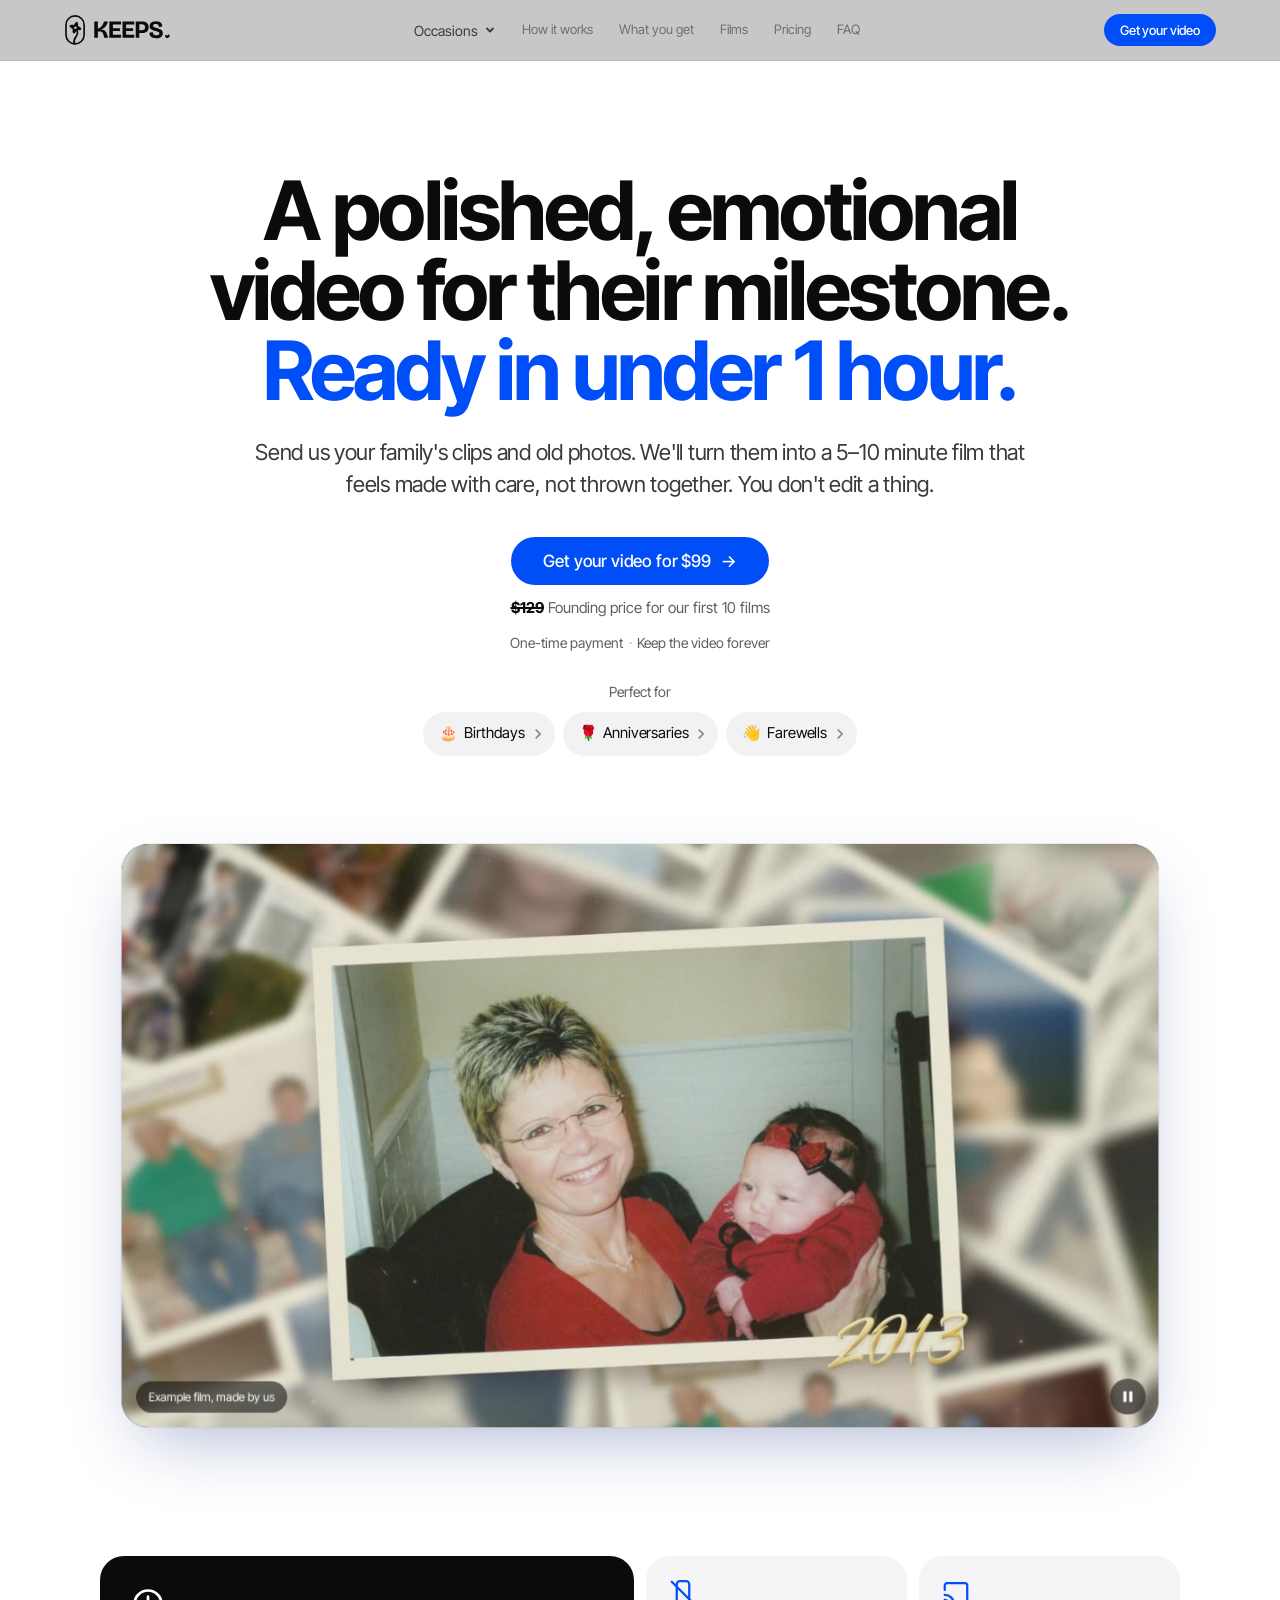
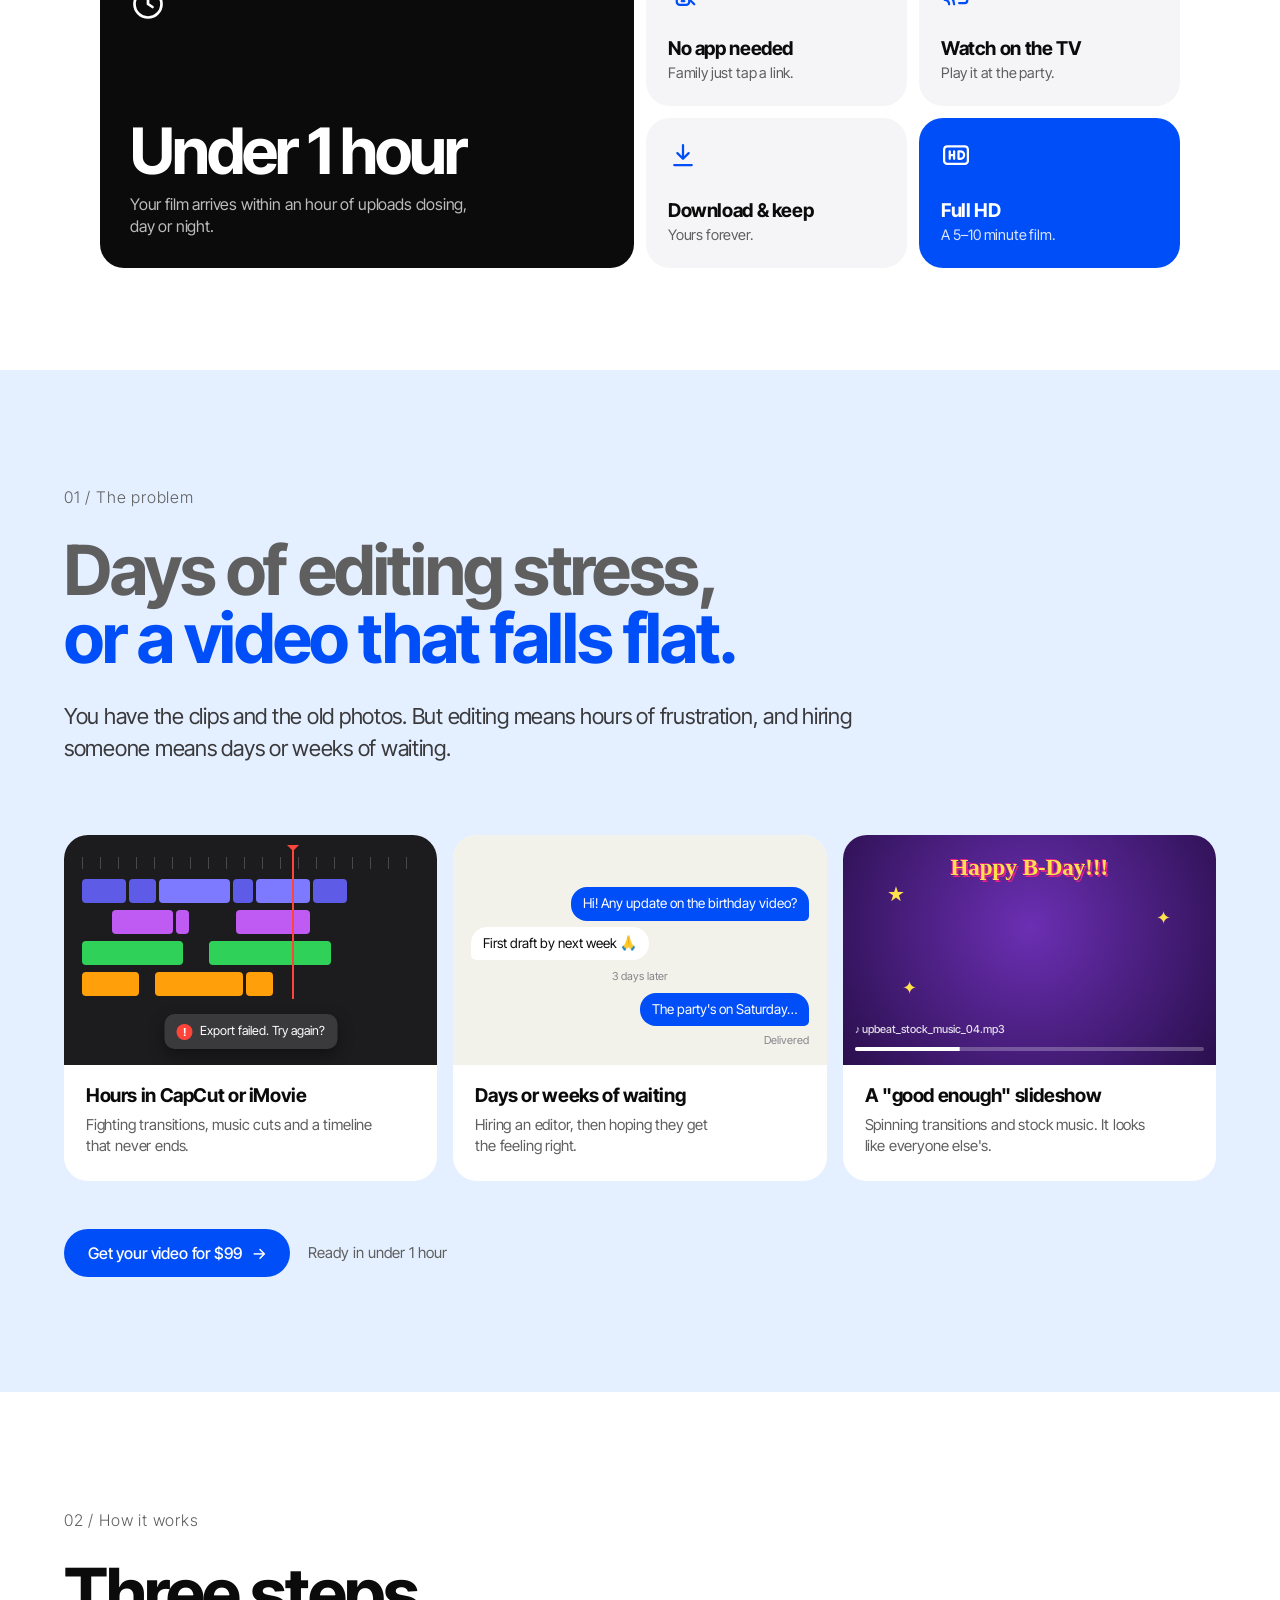
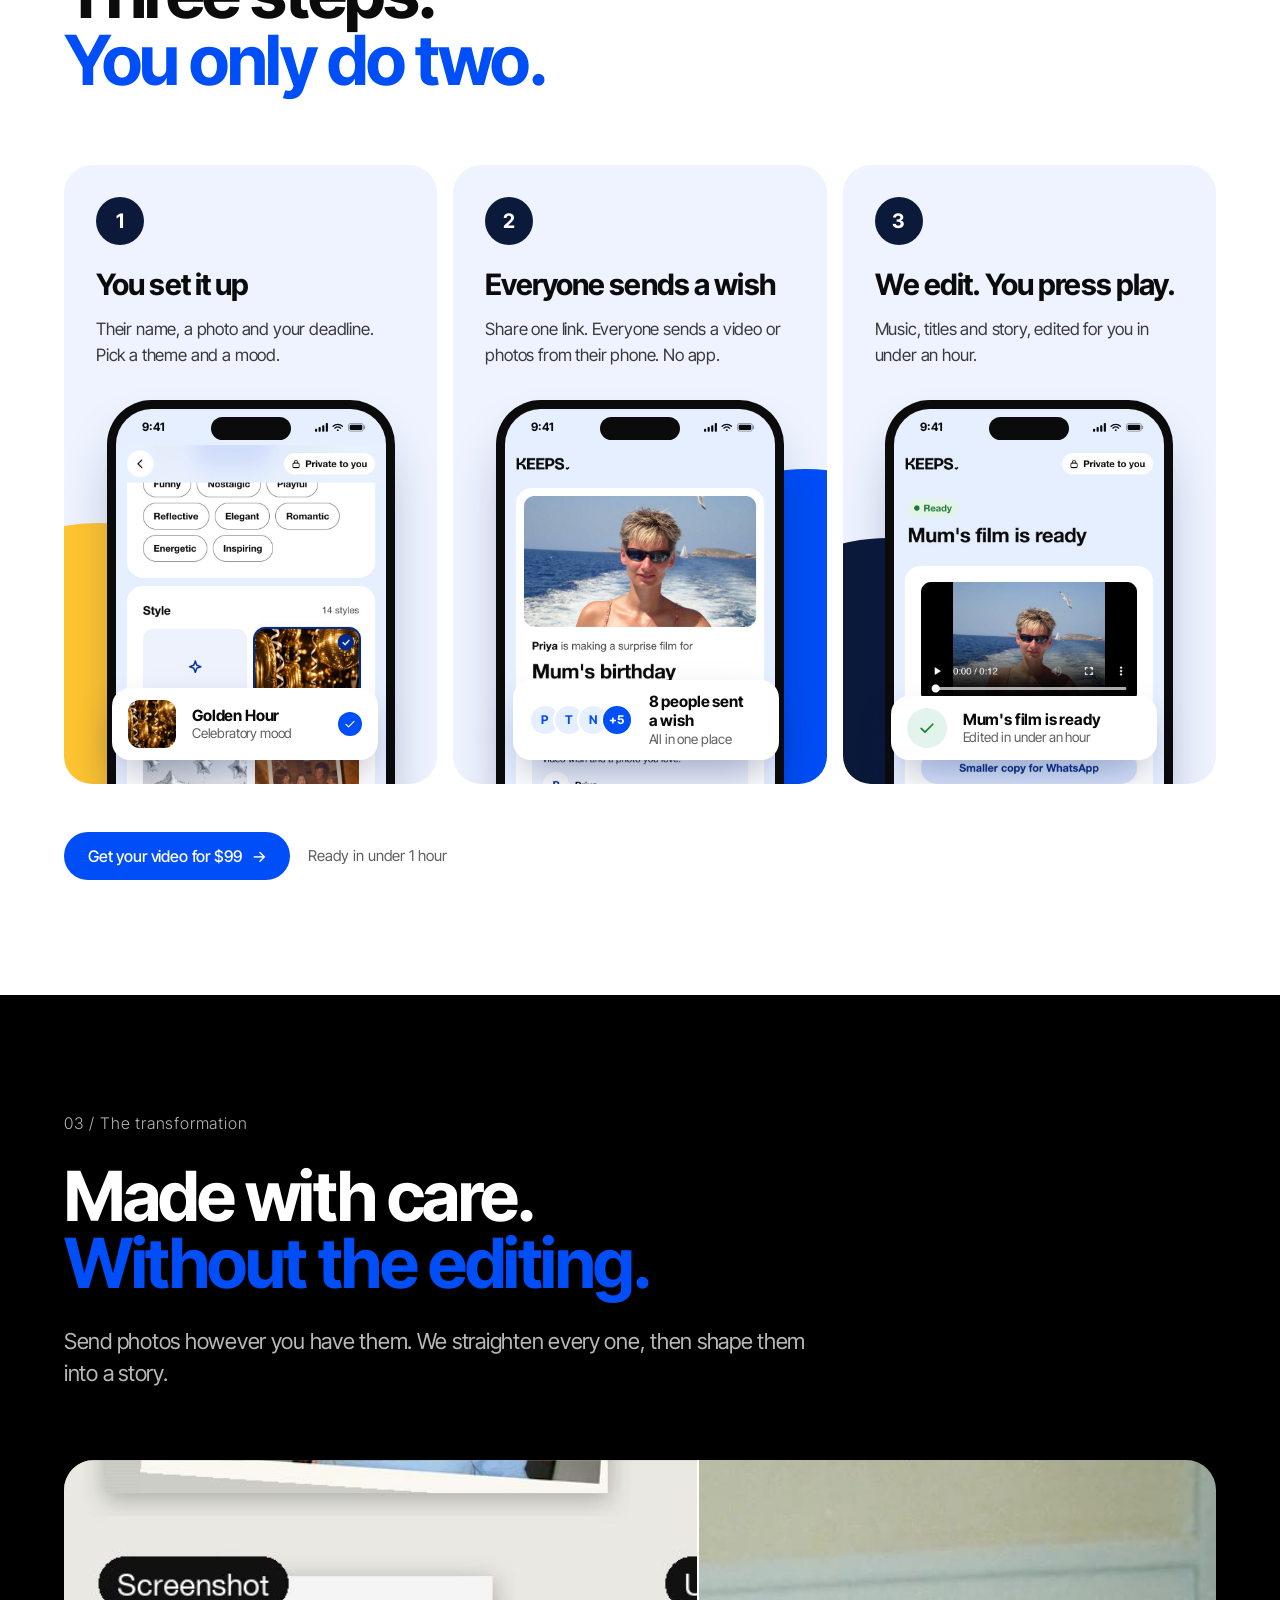
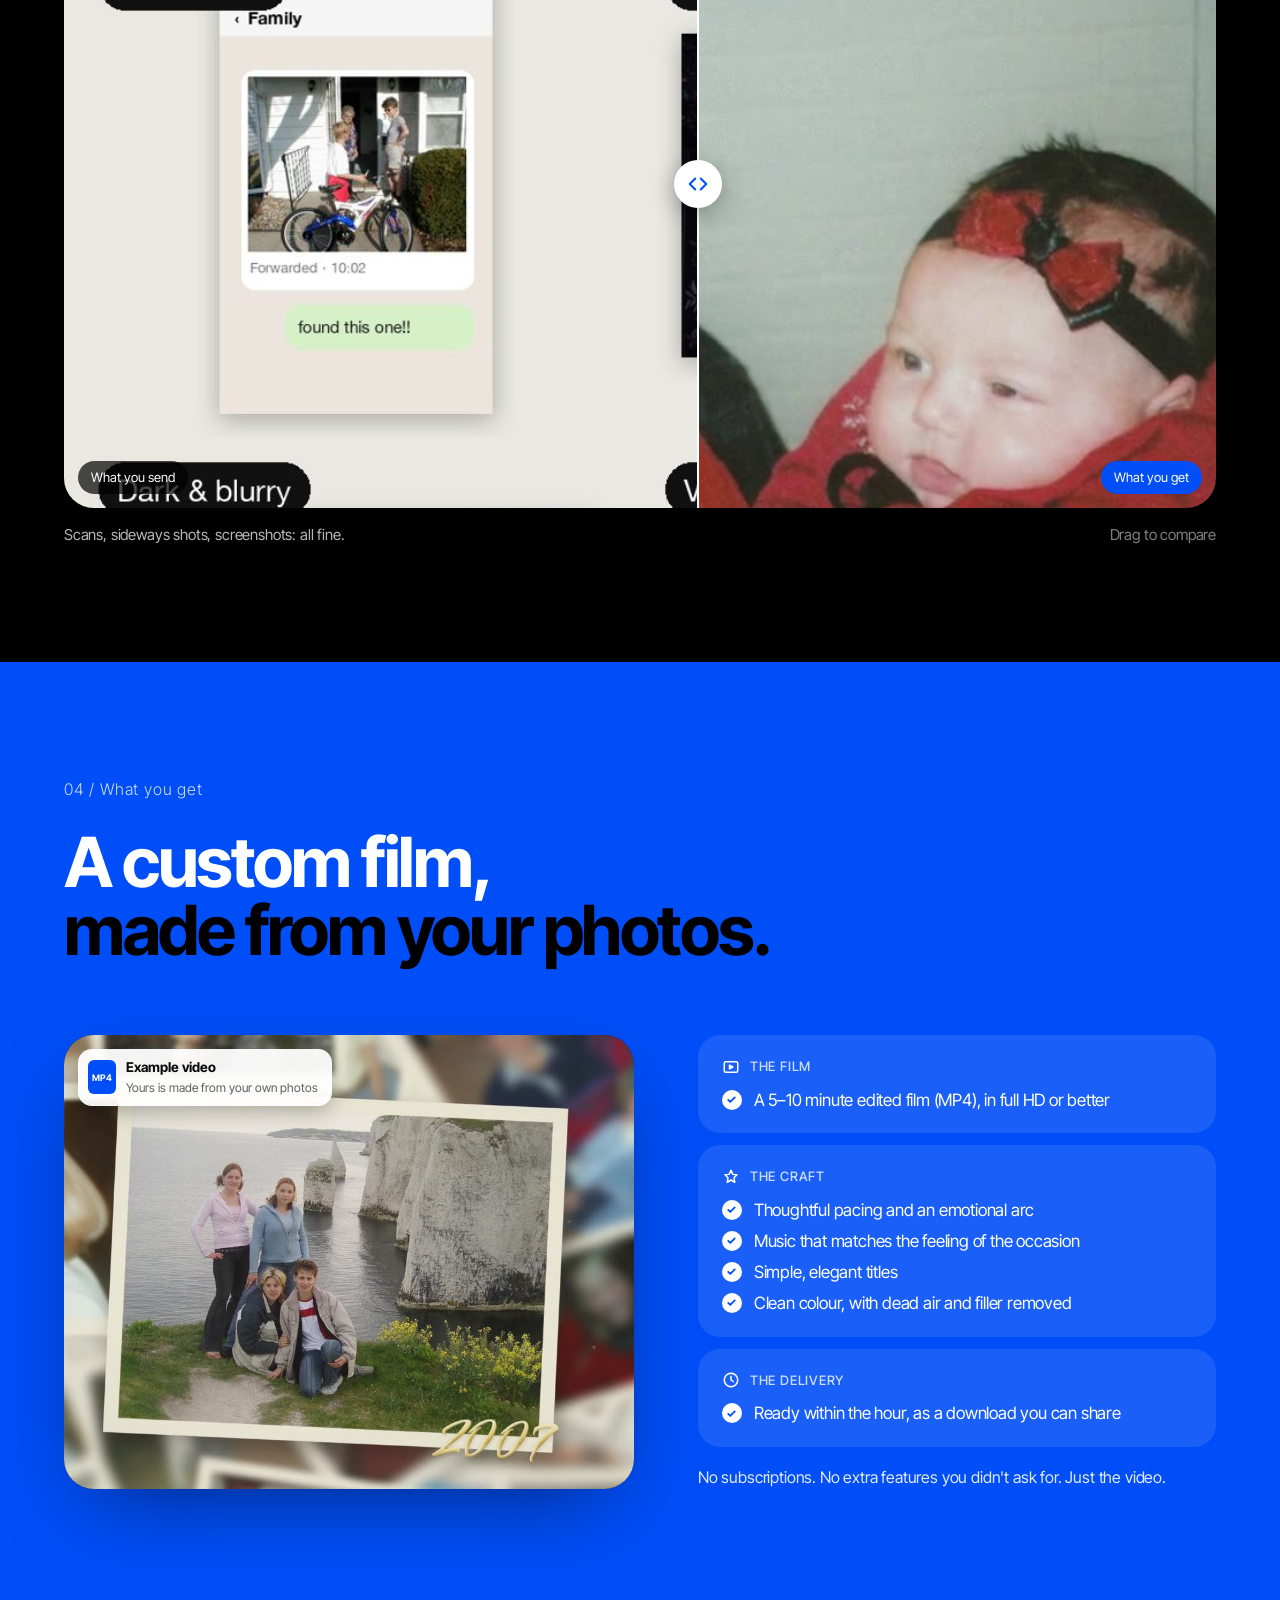
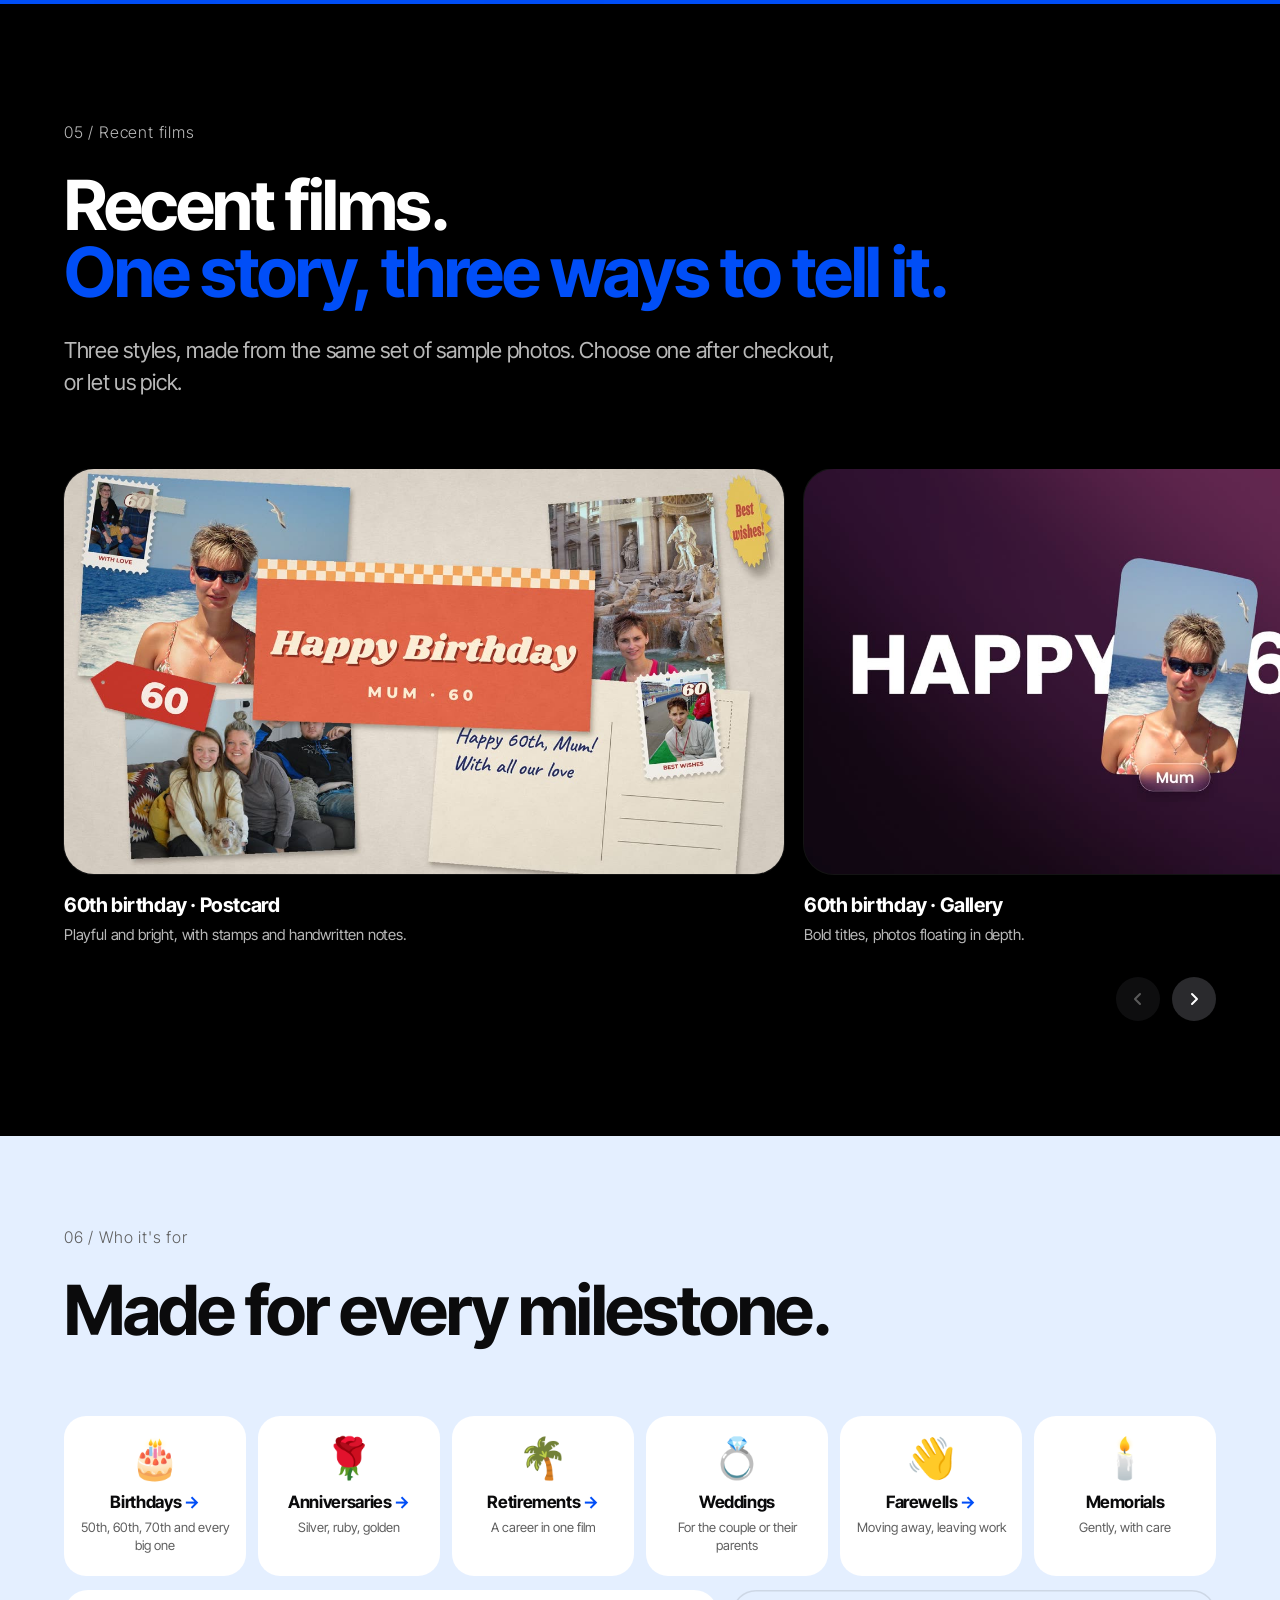
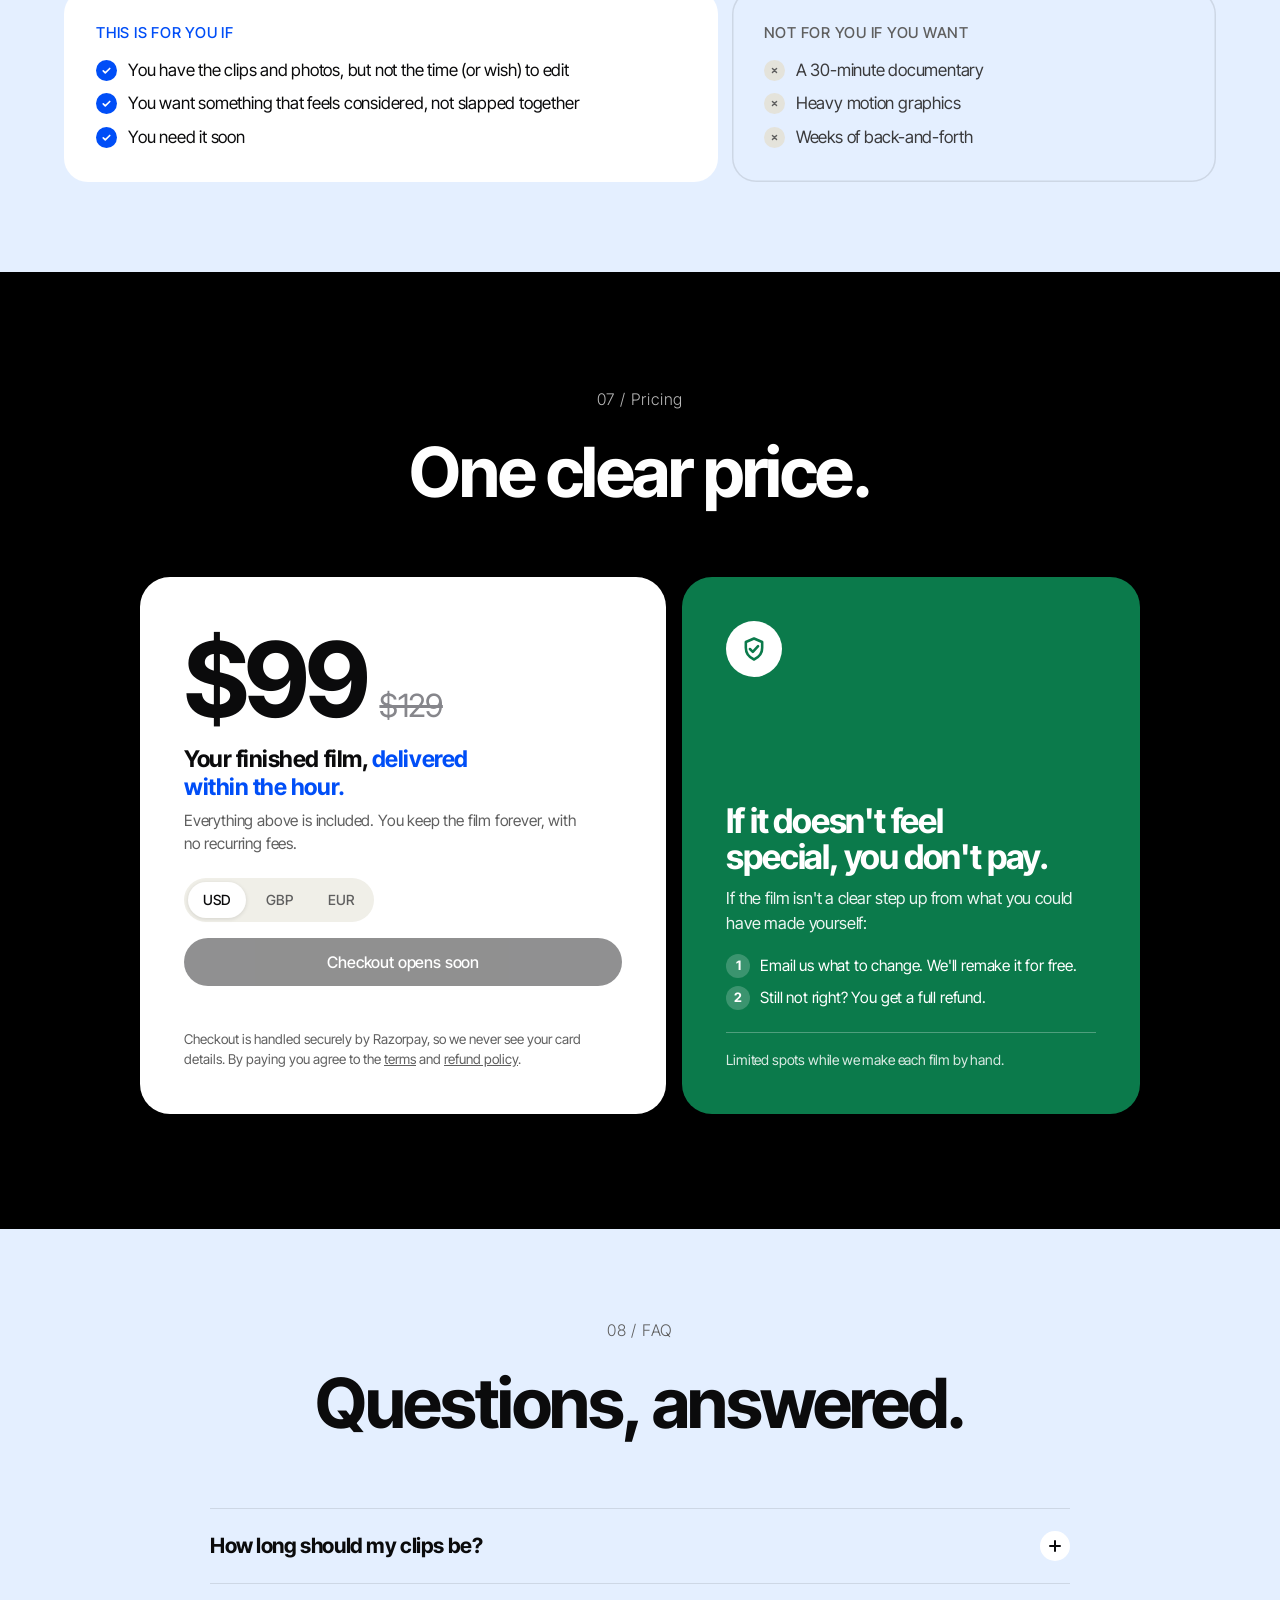
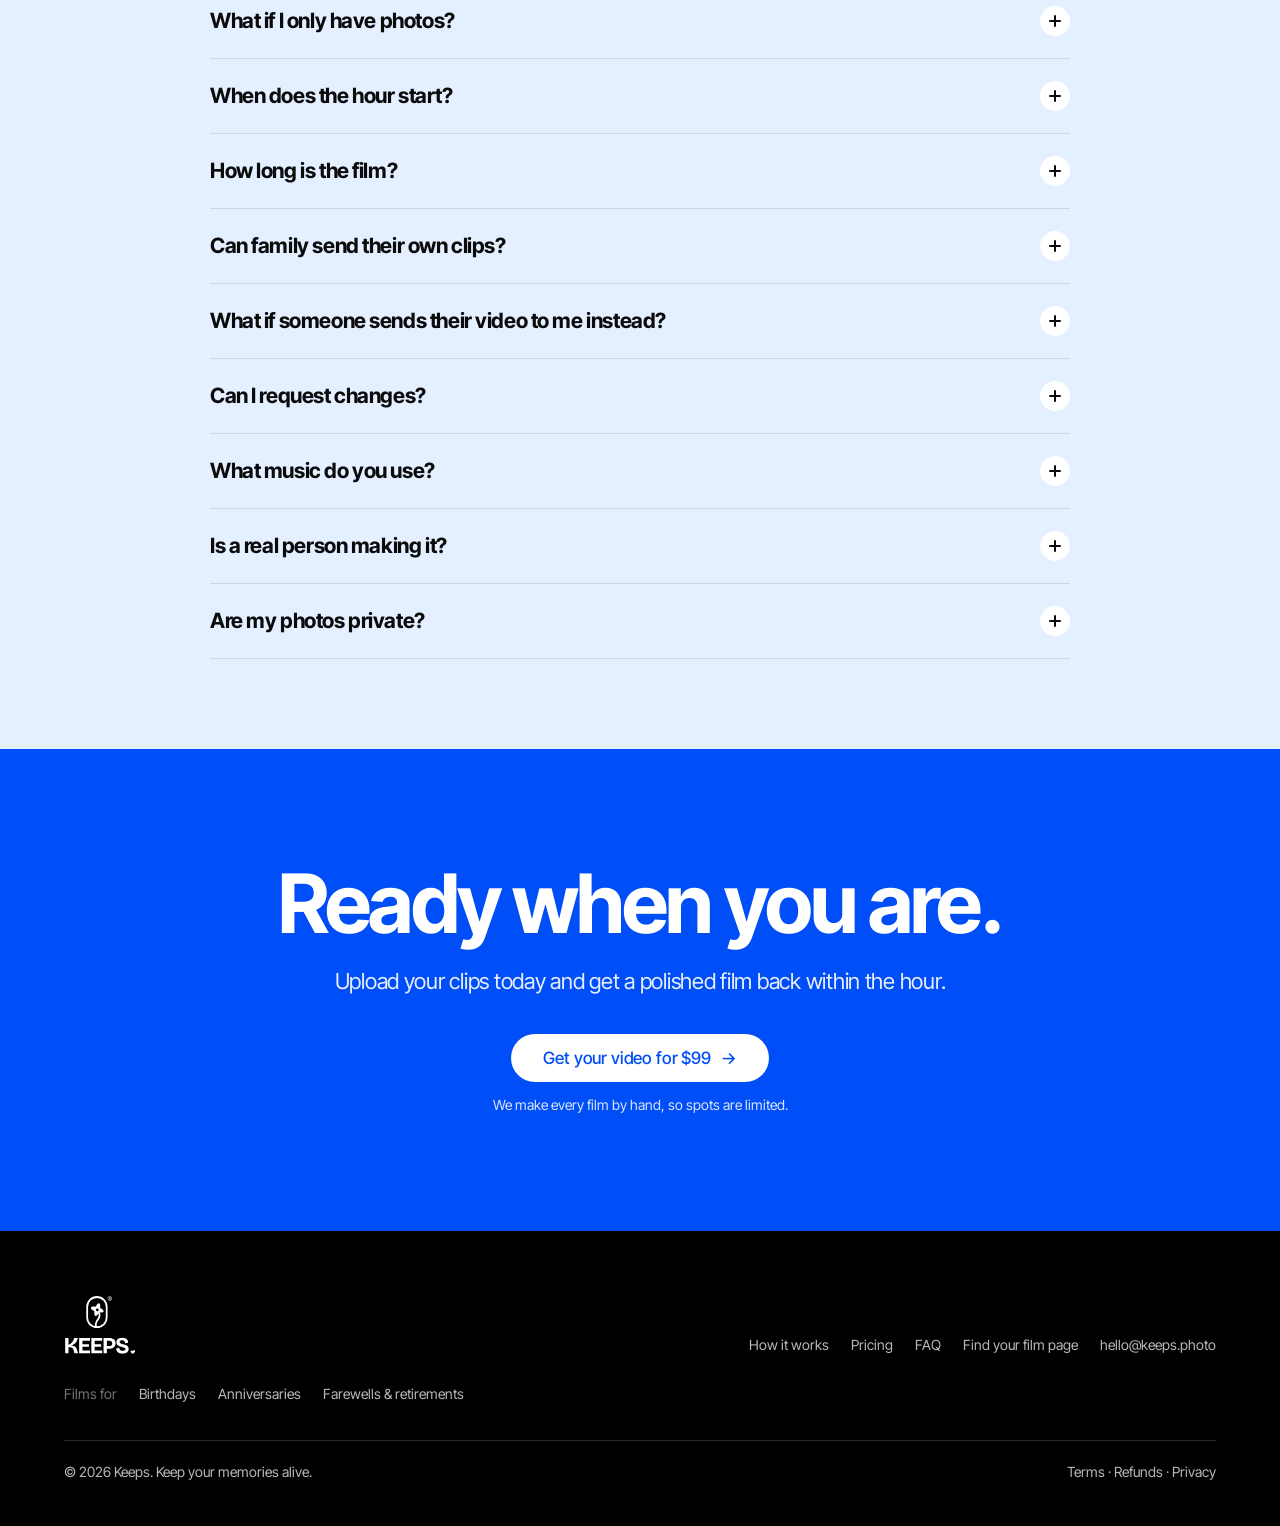
<file: index.html>
<!doctype html>
<html lang="en">
<head>
<meta charset="utf-8">
<meta name="viewport" content="width=device-width, initial-scale=1, viewport-fit=cover">
<title>Keeps — A film for their milestone, ready within the hour</title>
<meta name="description" content="Send us your family's photos and video messages. We'll turn them into a 5–10 minute film for their milestone, ready within the hour.">
<meta property="og:title" content="Keeps — A film for their milestone, ready within the hour">
<meta property="og:description" content="Your family's photos and video messages, made into a 5–10 minute film with music, titles and a real story. Ready within the hour.">
<meta property="og:image" content="https://keeps.photo/assets/brand/og.jpg">
<meta property="og:image:width" content="1200">
<meta property="og:image:height" content="630">
<meta property="og:image:alt" content="Memories are worth keeping. Keeps crafts beautiful videos for loved ones.">
<meta name="twitter:card" content="summary_large_image">
<meta name="twitter:image" content="https://keeps.photo/assets/brand/og.jpg">
<meta property="og:type" content="website">
<meta name="theme-color" content="#ffffff">
<link rel="icon" href="assets/favicon.svg" type="image/svg+xml">
<link rel="preconnect" href="https://fonts.googleapis.com">
<link rel="preconnect" href="https://fonts.gstatic.com" crossorigin>
<!-- Fallback only: Helvetica Neue is used wherever it's installed (Apple devices). -->
<link href="https://fonts.googleapis.com/css2?family=Inter+Tight:wght@300;400;500;700&display=swap" rel="stylesheet">
<link rel="preload" as="image" href="assets/films/hero.jpg">
<link rel="stylesheet" href="assets/keeps.css?v=20261205">
</head>
<body>

<header class="nav">
  <div class="wrap">
    <div class="bar1">
      <a class="logo" href="#top" aria-label="Keeps, back to top"><span class="lock" aria-hidden="true"><svg class="mk" viewBox="108 8 122 176"><use href="assets/brand/keeps-mark.svg#mark"/></svg><svg class="wm" viewBox="0 222 368 92"><use href="assets/brand/keeps-logo.svg#logo"/></svg></span></a>
      <nav class="nav-links links-desk" aria-label="Main">
        <div class="occ-dd"><button type="button" class="occ-btn" aria-expanded="false" aria-controls="occ-menu">Occasions<svg class="chev" viewBox="0 0 12 12" width="12" height="12" fill="none" stroke="currentColor" stroke-width="1.8" stroke-linecap="round" stroke-linejoin="round" aria-hidden="true"><path d="M3 4.5l3 3 3-3"/></svg></button>
          <div class="occ-menu" id="occ-menu"><a href="birthday-video.html" data-occ="birthday" data-from="nav"><span aria-hidden="true">🎂</span>Birthdays</a><a href="anniversary-video.html" data-occ="anniversary" data-from="nav"><span aria-hidden="true">💍</span>Anniversaries</a><a href="farewell-video.html" data-occ="farewell" data-from="nav"><span aria-hidden="true">👋</span>Farewells &amp; retirements</a></div></div>
        <a href="#how">How it works</a><a href="#get">What you get</a><a href="#films">Films</a><a href="#pricing">Pricing</a><a href="#faq">FAQ</a>
      </nav>
      <a class="btn primary sm nav-cta" href="#pricing">Get your video</a>
      <button class="burger" type="button" aria-expanded="false" aria-controls="mnav" aria-label="Open menu"><span></span><span></span></button>
    </div>
    <nav class="nav-links links-mob" id="mnav" aria-label="Main">
      <p class="mgrp">Occasions</p><a href="birthday-video.html" data-occ="birthday" data-from="nav"><span aria-hidden="true">🎂</span>Birthdays</a><a href="anniversary-video.html" data-occ="anniversary" data-from="nav"><span aria-hidden="true">💍</span>Anniversaries</a><a href="farewell-video.html" data-occ="farewell" data-from="nav"><span aria-hidden="true">👋</span>Farewells &amp; retirements</a><p class="mgrp">On this page</p><a href="#how">How it works</a><a href="#get">What you get</a><a href="#films">Films</a><a href="#pricing">Pricing</a><a href="#faq">FAQ</a>
    </nav>
  </div>
</header>

<main id="top">

  <!-- 1 · HERO -->
  <section class="hero">
    <div class="wrap">
      <h1 class="h-xl">
        <span>A polished, emotional video for their milestone.</span>
        <span class="tone-blue">Ready in under 1&nbsp;hour.</span>
      </h1>
      <p class="lede">Send us your family's clips and old photos. We'll turn them into a <span class="nb">5–10 minute</span> film that feels made with care, not thrown together. You don't edit a&nbsp;thing.</p>
      <div class="cta-stack">
        <a class="btn primary" href="#pricing"><span>Get your video for <span data-price>$99</span></span> <span class="arrow" aria-hidden="true">→</span></a>
        <p class="price-note" data-founding><s data-was>$129</s> Founding price for our first 10&nbsp;films</p>
        <p class="micro"><span class="nb">One-time payment</span> <span class="dot">·</span> <span class="nb">Keep the video forever</span></p>
      </div>
      <div class="occasions" aria-label="Perfect for">
        <span class="lbl">Perfect for</span>
        <a href="birthday-video.html" data-occ="birthday" data-from="hero_pill"><span aria-hidden="true">🎂</span>Birthdays<svg class="chev" viewBox="0 0 16 16" fill="none" stroke="currentColor" stroke-width="2" stroke-linecap="round" stroke-linejoin="round" aria-hidden="true"><path d="M6 3.5L10.5 8 6 12.5"/></svg></a><a href="anniversary-video.html" data-occ="anniversary" data-from="hero_pill"><span aria-hidden="true">🌹</span>Anniversaries<svg class="chev" viewBox="0 0 16 16" fill="none" stroke="currentColor" stroke-width="2" stroke-linecap="round" stroke-linejoin="round" aria-hidden="true"><path d="M6 3.5L10.5 8 6 12.5"/></svg></a><a href="farewell-video.html" data-occ="farewell" data-from="hero_pill"><span aria-hidden="true">👋</span>Farewells<svg class="chev" viewBox="0 0 16 16" fill="none" stroke="currentColor" stroke-width="2" stroke-linecap="round" stroke-linejoin="round" aria-hidden="true"><path d="M6 3.5L10.5 8 6 12.5"/></svg></a>
      </div>

      <div class="stage">
        <figure class="screen" id="hero-screen">
          <video id="hero-video" autoplay muted loop playsinline preload="metadata" poster="assets/films/hero.jpg" aria-label="A clip from a finished Keeps film: old family prints settling one by one, with the year written in gold.">
            <source src="assets/films/hero.mp4" type="video/mp4">
          </video>
          <figcaption class="tag">Example film, made by us</figcaption>
          <button class="vtoggle" type="button" aria-pressed="false" aria-label="Pause video" data-video="hero-video">
            <svg class="i-pause" viewBox="0 0 14 14" fill="currentColor" aria-hidden="true"><rect x="2" y="1" width="3.5" height="12" rx="1"/><rect x="8.5" y="1" width="3.5" height="12" rx="1"/></svg>
            <svg class="i-play" viewBox="0 0 14 14" fill="currentColor" aria-hidden="true"><path d="M3 1.5v11l9.5-5.5z"/></svg>
          </button>
        </figure>
      </div>

      <div class="bento" aria-label="What's included">
        <div class="bx big"><svg viewBox="0 0 24 24" fill="none" stroke="currentColor" stroke-width="1.8" stroke-linecap="round" stroke-linejoin="round" aria-hidden="true"><circle cx="12" cy="12" r="9"/><path d="M12 7v5l3 2"/></svg><b>Under 1&nbsp;hour</b><p>Your film arrives within an hour of uploads closing, day or&nbsp;night.</p></div>
        <div class="bx"><svg viewBox="0 0 24 24" fill="none" stroke="currentColor" stroke-width="1.8" stroke-linecap="round" stroke-linejoin="round" aria-hidden="true"><rect x="7" y="2.5" width="10" height="19" rx="2.5"/><path d="M11 18.5h2"/><path d="M3 3l18 18"/></svg><b>No app needed</b><p>Family just tap a&nbsp;link.</p></div>
        <div class="bx"><svg viewBox="0 0 24 24" fill="none" stroke="currentColor" stroke-width="1.8" stroke-linecap="round" stroke-linejoin="round" aria-hidden="true"><path d="M3 17.5a3.5 3.5 0 013.5 3.5M3 13.5A7.5 7.5 0 0110.5 21M3 9.5V6a2 2 0 012-2h14a2 2 0 012 2v12a2 2 0 01-2 2h-4.5"/></svg><b>Watch on the TV</b><p>Play it at the&nbsp;party.</p></div>
        <div class="bx"><svg viewBox="0 0 24 24" fill="none" stroke="currentColor" stroke-width="1.8" stroke-linecap="round" stroke-linejoin="round" aria-hidden="true"><path d="M12 4v11m0 0l-4.5-4.5M12 15l4.5-4.5M5 20h14"/></svg><b>Download &amp; keep</b><p>Yours&nbsp;forever.</p></div>
        <div class="bx blue"><svg viewBox="0 0 24 24" fill="none" stroke="currentColor" stroke-width="1.8" stroke-linecap="round" stroke-linejoin="round" aria-hidden="true"><rect x="2.5" y="5" width="19" height="14" rx="2.5"/><path d="M7 9v6M7 12h3.5M10.5 9v6M14 9v6h1.5a3 3 0 000-6z"/></svg><b>Full HD</b><p>A <span class="range">5–10</span> minute&nbsp;film.</p></div>
      </div>
    </div>
  </section>

  <!-- 2 · PROBLEM -->
  <section class="band cream" aria-labelledby="problem-h">
    <div class="wrap">
      <div class="head">
        <p class="label">01 / The problem</p>
        <h2 class="h-lg rise" id="problem-h">
          <span class="tone-grey">Days of editing stress,</span>
          <span class="tone-blue">or a video that falls&nbsp;flat.</span>
        </h2>
        <p class="lede rise d1">You have the clips and the old photos. But editing means hours of frustration, and hiring someone means days or weeks of&nbsp;waiting.</p>
      </div>

      <div class="tiles after-head" aria-label="Three ways it usually goes">
        <article class="tile rise">
          <div class="art" aria-hidden="true">
            <div class="timeline">
              <div class="ruler"></div>
              <div class="track"><i style="width:13%;background:#5e5ce6"></i><i style="width:8%;background:#5e5ce6"></i><i style="width:21%;background:#7d7aff"></i><i style="width:6%;background:#5e5ce6"></i><i style="width:16%;background:#7d7aff"></i><i style="width:10%;background:#5e5ce6"></i></div>
              <div class="track"><i style="width:8%"></i><i style="width:18%;background:#bf5af2"></i><i style="width:4%;background:#bf5af2"></i><i style="width:12%"></i><i style="width:22%;background:#bf5af2"></i></div>
              <div class="track"><i style="width:30%;background:#30d158"></i><i style="width:6%"></i><i style="width:36%;background:#30d158"></i></div>
              <div class="track"><i style="width:17%;background:#ff9f0a"></i><i style="width:3%"></i><i style="width:26%;background:#ff9f0a"></i><i style="width:8%;background:#ff9f0a"></i></div>
              <div class="playhead"></div>
              <div class="toast">Export failed. Try again?</div>
            </div>
          </div>
          <div class="copy"><h3>Hours in CapCut or iMovie</h3><p>Fighting transitions, music cuts and a timeline that never&nbsp;ends.</p></div>
        </article>
        <article class="tile rise d1">
          <div class="art" aria-hidden="true">
            <div class="chat">
              <span class="b me">Hi! Any update on the birthday video?</span>
              <span class="b them">First draft by next week 🙏</span>
              <span class="day">3 days later</span>
              <span class="b me">The party's on Saturday…</span>
              <span class="seen">Delivered</span>
            </div>
          </div>
          <div class="copy"><h3>Days or weeks of waiting</h3><p>Hiring an editor, then hoping they get the feeling&nbsp;right.</p></div>
        </article>
        <article class="tile rise d2">
          <div class="art" aria-hidden="true">
            <div class="slideshow">
              <span class="clip">Happy B-Day!!!</span>
              <span class="sparkle" style="left:12%;top:20%">★</span>
              <span class="sparkle" style="right:12%;top:30%;animation-delay:.6s">✦</span>
              <span class="sparkle" style="left:16%;bottom:28%;animation-delay:.3s">✦</span>
              <figure class="s"><img src="assets/films/slide1.jpg" alt="" loading="lazy"></figure>
              <figure class="s"><img src="assets/films/slide2.jpg" alt="" loading="lazy"></figure>
              <figure class="s"><img src="assets/films/slide3.jpg" alt="" loading="lazy"></figure>
              <figure class="s"><img src="assets/films/slide4.jpg" alt="" loading="lazy"></figure>
              <span class="track">♪ upbeat_stock_music_04.mp3</span>
              <div class="bar"></div>
            </div>
          </div>
          <div class="copy"><h3>A "good enough" slideshow</h3><p>Spinning transitions and stock music. It looks like everyone&nbsp;else's.</p></div>
        </article>
      </div>
      <p class="swipe-hint">Swipe for more →</p>
      <div class="sec-cta rise"><a class="btn primary" href="#pricing"><span>Get your video for <span data-price>$99</span></span> <span class="arrow" aria-hidden="true">→</span></a><span>Ready in under 1&nbsp;hour</span></div>
    </div>
  </section>

  <!-- 3 · HOW IT WORKS (cards built by scripts/build-occasions.py, shared with the occasion pages) -->
  <section class="band white" id="how" aria-labelledby="how-h">
    <div class="wrap">
      <div class="head">
        <p class="label">02 / How it works</p>
        <h2 class="h-lg rise" id="how-h"><span>Three steps.</span><span class="tone-blue">You only do two.</span></h2>
      </div>
      <ol class="how-cards after-head">
<!-- how-cards:start -->
        <li class="how-card c1 rise">
          <span class="num" aria-hidden="true">1</span>
          <h3><span class="sr">Step 1: </span>You set it up</h3>
          <p>Their name, a photo and your deadline. Pick a theme and a&nbsp;mood.</p>
          <div class="art"><span class="blob" aria-hidden="true"></span>
            <div class="handset"><div class="handset-frame"><div class="handset-scr"><div class="handset-sb" aria-hidden="true"><b>9:41</b><span class="isl"></span><span class="ic"><svg viewBox="0 0 18 12" fill="currentColor"><rect x="0" y="8" width="3" height="4" rx="1"/><rect x="5" y="5.5" width="3" height="6.5" rx="1"/><rect x="10" y="3" width="3" height="9" rx="1"/><rect x="15" y="0" width="3" height="12" rx="1"/></svg><svg viewBox="0 0 16 12" fill="none" stroke="currentColor" stroke-width="1.8" stroke-linecap="round"><path d="M1.5 4.5a9.5 9.5 0 0113 0M4 7.2a6 6 0 018 0"/><circle cx="8" cy="10" r="1.3" fill="currentColor" stroke="none"/></svg><svg viewBox="0 0 27 13" fill="none"><rect x=".75" y=".75" width="22.5" height="11.5" rx="3.2" stroke="currentColor" stroke-opacity=".45" stroke-width="1.2"/><rect x="2.5" y="2.5" width="19" height="8" rx="2" fill="currentColor"/><path d="M25 4.5v4" stroke="currentColor" stroke-opacity=".45" stroke-width="1.5" stroke-linecap="round"/></svg></span></div><img src="assets/occasions/birthday-setup.jpg" alt="Setup in Keeps: pick a mood and a theme for the film." width="804" height="1640" loading="lazy"></div></div></div>
            <div class="chip"><img class="sw" src="assets/styles/gold.jpg" alt="" width="640" height="480" loading="lazy"><span class="t"><b>Golden Hour</b><span>Celebratory mood</span></span><span class="tick"><svg viewBox="0 0 24 24" width="14" height="14" fill="none" stroke="currentColor" stroke-width="2" stroke-linecap="round" stroke-linejoin="round" aria-hidden="true"><path d="M5 12.5l4.5 4.5L19 7.5"/></svg></span></div>
          </div>
        </li>
        <li class="how-card c2 rise d1">
          <span class="num" aria-hidden="true">2</span>
          <h3><span class="sr">Step 2: </span>Everyone sends a wish</h3>
          <p>Share one link. Everyone sends a video or photos from their phone. No&nbsp;app.</p>
          <div class="art"><span class="blob" aria-hidden="true"></span>
            <div class="handset"><div class="handset-frame"><div class="handset-scr"><div class="handset-sb" aria-hidden="true"><b>9:41</b><span class="isl"></span><span class="ic"><svg viewBox="0 0 18 12" fill="currentColor"><rect x="0" y="8" width="3" height="4" rx="1"/><rect x="5" y="5.5" width="3" height="6.5" rx="1"/><rect x="10" y="3" width="3" height="9" rx="1"/><rect x="15" y="0" width="3" height="12" rx="1"/></svg><svg viewBox="0 0 16 12" fill="none" stroke="currentColor" stroke-width="1.8" stroke-linecap="round"><path d="M1.5 4.5a9.5 9.5 0 0113 0M4 7.2a6 6 0 018 0"/><circle cx="8" cy="10" r="1.3" fill="currentColor" stroke="none"/></svg><svg viewBox="0 0 27 13" fill="none"><rect x=".75" y=".75" width="22.5" height="11.5" rx="3.2" stroke="currentColor" stroke-opacity=".45" stroke-width="1.2"/><rect x="2.5" y="2.5" width="19" height="8" rx="2" fill="currentColor"/><path d="M25 4.5v4" stroke="currentColor" stroke-opacity=".45" stroke-width="1.5" stroke-linecap="round"/></svg></span></div><img src="assets/occasions/birthday-guest.jpg" alt="The page everyone gets from your link: who it's for, the deadline and your note." width="804" height="1640" loading="lazy"></div></div></div>
            <div class="chip"><span class="av"><i>P</i><i>T</i><i>N</i><i>+5</i></span><span class="t"><b>8 people sent a wish</b><span>All in one place</span></span></div>
          </div>
        </li>
        <li class="how-card c3 rise d2">
          <span class="num" aria-hidden="true">3</span>
          <h3><span class="sr">Step 3: </span>We edit. You press play.</h3>
          <p>Music, titles and story, edited for you in under an&nbsp;hour.</p>
          <div class="art"><span class="blob" aria-hidden="true"></span>
            <div class="handset"><div class="handset-frame"><div class="handset-scr"><div class="handset-sb" aria-hidden="true"><b>9:41</b><span class="isl"></span><span class="ic"><svg viewBox="0 0 18 12" fill="currentColor"><rect x="0" y="8" width="3" height="4" rx="1"/><rect x="5" y="5.5" width="3" height="6.5" rx="1"/><rect x="10" y="3" width="3" height="9" rx="1"/><rect x="15" y="0" width="3" height="12" rx="1"/></svg><svg viewBox="0 0 16 12" fill="none" stroke="currentColor" stroke-width="1.8" stroke-linecap="round"><path d="M1.5 4.5a9.5 9.5 0 0113 0M4 7.2a6 6 0 018 0"/><circle cx="8" cy="10" r="1.3" fill="currentColor" stroke="none"/></svg><svg viewBox="0 0 27 13" fill="none"><rect x=".75" y=".75" width="22.5" height="11.5" rx="3.2" stroke="currentColor" stroke-opacity=".45" stroke-width="1.2"/><rect x="2.5" y="2.5" width="19" height="8" rx="2" fill="currentColor"/><path d="M25 4.5v4" stroke="currentColor" stroke-opacity=".45" stroke-width="1.5" stroke-linecap="round"/></svg></span></div><img src="assets/occasions/birthday-ready.jpg" alt="Your page when the film is ready: play it, download it, or get a smaller copy for WhatsApp." width="804" height="1640" loading="lazy"></div></div></div>
            <div class="chip"><span class="ok"><svg viewBox="0 0 24 24" width="20" height="20" fill="none" stroke="currentColor" stroke-width="2" stroke-linecap="round" stroke-linejoin="round" aria-hidden="true"><path d="M5 12.5l4.5 4.5L19 7.5"/></svg></span><span class="t"><b>Mum's film is ready</b><span>Edited in under an hour</span></span></div>
          </div>
        </li>
<!-- how-cards:end -->
      </ol>
      <div class="sec-cta rise"><a class="btn primary" href="#pricing"><span>Get your video for <span data-price>$99</span></span> <span class="arrow" aria-hidden="true">→</span></a><span>Ready in under 1&nbsp;hour</span></div>
    </div>
  </section>

  <!-- 4 · TRANSFORMATION -->
  <section class="band dark" aria-labelledby="transform-h">
    <div class="wrap">
      <div class="head">
        <p class="label">03 / The transformation</p>
        <h2 class="h-lg rise" id="transform-h">
          <span>Made with care.</span>
          <span class="tone-blue">Without the editing.</span>
        </h2>
        <p class="lede rise d1">Send photos however you have them. We straighten every one, then shape them into a&nbsp;story.</p>
      </div>

      <div class="after-head rise">
        <div class="compare" id="compare">
          <picture><source media="(max-width: 640px)" srcset="assets/films/get-m.jpg"><img src="assets/films/get.jpg" alt="The finished film: one print, straightened and dated, in focus over a soft pile of memories." loading="lazy"></picture>
          <picture><source media="(max-width: 640px)" srcset="assets/films/send-m.jpg"><img class="before" src="assets/films/send.jpg" alt="What was sent: a scanned print, a sideways photo, a chat screenshot, an upside-down print, a dark blurry photo and a vertical video wish." loading="lazy"></picture>
          <span class="side l">What you send</span>
          <span class="side r">What you get</span>
          <div class="divider"></div>
          <input type="range" min="0" max="100" value="55" aria-label="Compare what you send with what you get">
          <div class="knob" aria-hidden="true"><svg viewBox="0 0 24 24" fill="none" stroke="currentColor" stroke-width="2.2" stroke-linecap="round" stroke-linejoin="round"><path d="M9 6l-6 6 6 6M15 6l6 6-6 6"/></svg></div>
        </div>
        <div class="compare-cap"><span>Scans, sideways shots, screenshots: all fine.</span><span>Drag to compare</span></div>
      </div>
    </div>
  </section>

  <!-- 5 · WHAT YOU GET -->
  <section class="band blue" id="get" aria-labelledby="get-h">
    <div class="wrap">
      <div class="head">
        <p class="label">04 / What you get</p>
        <h2 class="h-lg rise" id="get-h"><span>A custom film,</span><span class="tone-blue">made from your&nbsp;photos.</span></h2>
      </div>
      <div class="get after-head">
        <figure class="screen rise">
          <video autoplay muted loop playsinline preload="none" poster="assets/films/elegant.jpg" aria-label="A finished Keeps film: a family photo from 2026 settles over a pile of older prints.">
            <source src="assets/films/elegant.mp4" type="video/mp4">
          </video>
          <figcaption class="file"><span class="doc" aria-hidden="true">MP4</span><span><b>Example video</b><br><small>Yours is made from your own photos</small></span></figcaption>
        </figure>
        <div class="rise d1">
          <div class="groups">
            <div class="group">
              <h3><svg viewBox="0 0 24 24" fill="none" stroke="currentColor" stroke-width="2" stroke-linecap="round" stroke-linejoin="round" aria-hidden="true"><rect x="3" y="5" width="18" height="14" rx="2"/><path d="M10 9.5v5l4.5-2.5z" fill="currentColor"/></svg>The film</h3>
              <ul><li>A <span class="nb">5–10 minute</span> edited film (MP4), in full HD or&nbsp;better</li></ul>
            </div>
            <div class="group">
              <h3><svg viewBox="0 0 24 24" fill="none" stroke="currentColor" stroke-width="2" stroke-linecap="round" stroke-linejoin="round" aria-hidden="true"><path d="M12 3l2.5 5.5L20 9l-4 4 1 6-5-3-5 3 1-6-4-4 5.5-.5z"/></svg>The craft</h3>
              <ul>
                <li>Thoughtful pacing and an emotional&nbsp;arc</li>
                <li>Music that matches the feeling of the&nbsp;occasion</li>
                <li>Simple, elegant&nbsp;titles</li>
                <li>Clean colour, with dead air and filler&nbsp;removed</li>
              </ul>
            </div>
            <div class="group">
              <h3><svg viewBox="0 0 24 24" fill="none" stroke="currentColor" stroke-width="2" stroke-linecap="round" stroke-linejoin="round" aria-hidden="true"><circle cx="12" cy="12" r="9"/><path d="M12 7v5l3 2"/></svg>The delivery</h3>
              <ul><li>Ready within the hour, as a download you can&nbsp;share</li></ul>
            </div>
          </div>
          <p class="after-note">No subscriptions. No extra features you didn't ask for. Just the&nbsp;video.</p>
        </div>
      </div>
    </div>
  </section>

  <!-- 6 · RECENT FILMS -->
  <section class="band dark" id="films" aria-labelledby="films-h" style="overflow:hidden">
    <div class="wrap">
      <div class="head">
        <p class="label">05 / Recent films</p>
        <h2 class="h-lg rise" id="films-h"><span>Recent films.</span><span class="tone-blue">One story, three ways to tell&nbsp;it.</span></h2>
        <p class="lede rise d1">Three styles, made from the same set of sample photos. Choose one after checkout, or let us&nbsp;pick.</p>
      </div>

      <div class="films" id="film-strip" tabindex="0" aria-label="Recent films, scroll sideways">
        <figure class="film">
          <div class="screen"><video muted loop playsinline preload="none" poster="assets/films/postcard.jpg" aria-label="Postcard style: travel postcards, stamps and a handwritten note."><source src="assets/films/postcard.mp4" type="video/mp4"></video></div>
          <h3>60th birthday · Postcard</h3><p>Playful and bright, with stamps and handwritten notes.</p>
        </figure>
        <figure class="film">
          <div class="screen"><video muted loop playsinline preload="none" poster="assets/films/gallery.jpg" aria-label="Gallery style: a big bold title with photos floating in depth."><source src="assets/films/gallery.mp4" type="video/mp4"></video></div>
          <h3>60th birthday · Gallery</h3><p>Bold titles, photos floating in depth.</p>
        </figure>
        <figure class="film">
          <div class="screen"><video muted loop playsinline preload="none" poster="assets/films/elegant.jpg" aria-label="Keepsake style: framed prints over a soft pile of memories."><source src="assets/films/elegant.mp4" type="video/mp4"></video></div>
          <h3>60th birthday · Keepsake</h3><p>Quiet and warm, one print at a time.</p>
        </figure>
      </div>
      <div class="film-nav">
        <button type="button" id="film-prev" aria-label="Previous film"><svg viewBox="0 0 16 16" fill="none" stroke="currentColor" stroke-width="2" stroke-linecap="round" stroke-linejoin="round"><path d="M10 3L5 8l5 5"/></svg></button>
        <button type="button" id="film-next" aria-label="Next film"><svg viewBox="0 0 16 16" fill="none" stroke="currentColor" stroke-width="2" stroke-linecap="round" stroke-linejoin="round"><path d="M6 3l5 5-5 5"/></svg></button>
      </div>
    </div>
  </section>

  <!-- 7 · WHO IT'S FOR -->
  <section class="band cream tight" aria-labelledby="fit-h">
    <div class="wrap">
      <div class="head">
        <p class="label">06 / Who it's for</p>
        <h2 class="h-lg rise" id="fit-h"><span>Made for every milestone.</span></h2>
      </div>
      <div class="occ-grid after-head" aria-label="Occasions">
        <a class="occ rise" href="birthday-video.html" data-occ="birthday" data-from="who_card"><span>🎂</span><b>Birthdays</b><small>50th, 60th, 70th and every big one</small></a>
        <a class="occ rise" href="anniversary-video.html" data-occ="anniversary" data-from="who_card"><span>🌹</span><b>Anniversaries</b><small>Silver, ruby, golden</small></a>
        <a class="occ rise" href="farewell-video.html#k-retire" data-occ="farewell" data-from="who_card"><span>🌴</span><b>Retirements</b><small>A career in one film</small></a>
        <div class="occ rise"><span>💍</span><b>Weddings</b><small>For the couple or their parents</small></div>
        <a class="occ rise" href="farewell-video.html" data-occ="farewell" data-from="who_card"><span>👋</span><b>Farewells</b><small>Moving away, leaving work</small></a>
        <div class="occ rise"><span>🕯️</span><b>Memorials</b><small>Gently, with care</small></div>
      </div>
      <div class="fit">
        <div class="col rise">
          <h3>This is for you if</h3>
          <ul>
            <li>You have the clips and photos, but not the time (or wish) to&nbsp;edit</li>
            <li>You want something that feels considered, not slapped&nbsp;together</li>
            <li>You need it&nbsp;soon</li>
          </ul>
        </div>
        <div class="col no rise d1">
          <h3>Not for you if you want</h3>
          <ul>
            <li>A 30-minute documentary</li>
            <li>Heavy motion graphics</li>
            <li>Weeks of back-and-forth</li>
          </ul>
        </div>
      </div>
    </div>
  </section>

  <!-- 8 · PRICING + GUARANTEE -->
  <section class="band dark" id="pricing" aria-labelledby="price-h">
    <div class="wrap">
      <div class="head center" style="text-align:center">
        <p class="label">07 / Pricing</p>
        <h2 class="h-lg rise" id="price-h"><span>One clear price.</span></h2>
      </div>

      <div class="price-wrap after-head">
        <div class="price-card rise">
                    <div class="price-row"><span class="now" data-price>$99</span><s data-was>$129</s></div>
          <p class="promise">Your finished film, <span>delivered within the&nbsp;hour.</span></p>
          <p class="keep">Everything above is included. You keep the film forever, with no recurring&nbsp;fees.</p>
          <div class="cur" role="group" aria-label="Currency">
            <button type="button" data-cur="USD" aria-pressed="true">USD</button>
            <button type="button" data-cur="GBP" aria-pressed="false">GBP</button>
            <button type="button" data-cur="EUR" aria-pressed="false">EUR</button>
          </div>
          <div id="pay" aria-live="polite"></div>
          <p class="status" id="pay-status" role="status"></p>
          <p class="fine">Checkout is handled securely by Razorpay, so we never see your card details. By paying you agree to the <a href="terms.html">terms</a> and <a href="refunds.html">refund policy</a>.</p>
        </div>

        <div class="guarantee rise d1">
          <span class="seal" aria-hidden="true"><svg viewBox="0 0 24 24" fill="none" stroke="currentColor" stroke-width="2.2" stroke-linecap="round" stroke-linejoin="round"><path d="M12 3l7 3v5c0 4.5-3 8.3-7 10-4-1.7-7-5.5-7-10V6l7-3z"/><path d="M8.5 12l2.5 2.5 4.5-5"/></svg></span>
          <h3>If it doesn't feel special, you don't&nbsp;pay.</h3>
          <p>If the film isn't a clear step up from what you could have made yourself:</p>
          <ol class="steps2">
            <li><b>1</b>Email us what to change. We'll remake it for&nbsp;free.</li>
            <li><b>2</b>Still not right? You get a full&nbsp;refund.</li>
          </ol>
          <p class="limited">Limited spots while we make each film by&nbsp;hand.</p>
        </div>
      </div>
    </div>
  </section>

  <!-- 9 · FAQ -->
  <section class="band cream tight" id="faq" aria-labelledby="faq-h">
    <div class="wrap">
      <div class="head center" style="text-align:center">
        <p class="label">08 / FAQ</p>
        <h2 class="h-lg rise" id="faq-h"><span>Questions, answered.</span></h2>
      </div>
      <div class="faq after-head">
        <details>
          <summary>How long should my clips be?<span class="pm" aria-hidden="true"></span></summary>
          <div class="a">Anything from a few seconds to a few minutes. We'll pick the best moments.</div>
        </details>
        <details>
          <summary>What if I only have photos?<span class="pm" aria-hidden="true"></span></summary>
          <div class="a">That works. We'll build a sequence with gentle movement and music.</div>
        </details>
        <details>
          <summary>When does the hour start?<span class="pm" aria-hidden="true"></span></summary>
          <div class="a">When uploads close. After you pay, you choose when that happens, or close them yourself once everyone has sent theirs. Your film arrives within an hour, day or night.</div>
        </details>
        <details>
          <summary>How long is the film?<span class="pm" aria-hidden="true"></span></summary>
          <div class="a">Usually 5–10 minutes, depending on how much you send. Long enough to tell the story, short enough to watch together at the party.</div>
        </details>
        <details>
          <summary>Can family send their own clips?<span class="pm" aria-hidden="true"></span></summary>
          <div class="a">Yes. You get a private link to share on WhatsApp or by email. Anyone with it can add photos and video messages with their name until your deadline, without an app or an account.</div>
        </details>
        <details>
          <summary>What if someone sends their video to me instead?<span class="pm" aria-hidden="true"></span></summary>
          <div class="a">That's fine, and common with older relatives. Save it from WhatsApp and upload it on your page with their name, so it's credited to them in the film.</div>
        </details>
        <details>
          <summary>Can I request changes?<span class="pm" aria-hidden="true"></span></summary>
          <div class="a">We aim to get it right first time from your notes. If something isn't right, email us and we'll remake it once, free.</div>
        </details>
        <details>
          <summary>What music do you use?<span class="pm" aria-hidden="true"></span></summary>
          <div class="a">Tracks that suit the occasion: warm, reflective or celebratory. Tell us the feeling you want in your brief.</div>
        </details>
        <details>
          <summary>Is a real person making it?<span class="pm" aria-hidden="true"></span></summary>
          <div class="a">Yes. Every film is edited by hand, which is how it can be fast and still feel personal.</div>
        </details>
        <details>
          <summary>Are my photos private?<span class="pm" aria-hidden="true"></span></summary>
          <div class="a">Yes. Uploads go to private storage that only our editor can open, and they're deleted 30 days after your film is delivered. We never share your film without asking. See the <a href="privacy.html">privacy policy</a>.</div>
        </details>
      </div>
    </div>
  </section>

  <!-- 10 · FINAL CTA -->
  <section class="band blue final" aria-labelledby="final-h">
    <div class="wrap">
      <h2 class="h-xl rise" id="final-h">Ready when you are.</h2>
      <p class="lede rise d1">Upload your clips today and get a polished film back within the&nbsp;hour.</p>
      <div class="cta-stack rise d2">
        <a class="btn white" href="#pricing"><span>Get your video for <span data-price>$99</span></span> <span class="arrow" aria-hidden="true">→</span></a>
        <p class="micro">We make every film by hand, so spots are&nbsp;limited.</p>
      </div>
    </div>
  </section>
</main>

<div class="sticky-cta" id="sticky-cta" aria-hidden="true">
  <a class="btn primary" href="#pricing" tabindex="-1"><span>Get your video for <span data-price>$99</span></span> <span class="arrow" aria-hidden="true">→</span></a>
  <span class="sc-note"><s data-was>$129</s> · Ready within the hour</span>
</div>

<footer class="foot">
  <div class="wrap">
    <div class="row">
      <a class="logo" href="#top" aria-label="Keeps"><svg class="lockup" viewBox="0 8 368 308" aria-hidden="true"><use href="assets/brand/keeps-logo.svg#logo"/></svg></a>
      <nav aria-label="Footer">
        <a href="#how">How it works</a><a href="#pricing">Pricing</a><a href="#faq">FAQ</a><a href="find.html">Find your film page</a><a data-contact></a>
      </nav>
    </div>
    <nav class="occ-links" aria-label="Occasions"><span>Films for</span><a href="birthday-video.html">Birthdays</a><a href="anniversary-video.html">Anniversaries</a><a href="farewell-video.html">Farewells &amp; retirements</a></nav>
    <div class="legal">
      <span>© 2026 Keeps. Keep your memories alive.</span>
      <span><a href="terms.html">Terms</a> · <a href="refunds.html">Refunds</a> · <a href="privacy.html">Privacy</a></span>
    </div>
  </div>
</footer>

<script src="assets/config.js?v=20261205"></script><script src="assets/analytics.js?v=20261205"></script>
<script src="assets/common.js?v=20261205"></script><script src="assets/ads.js?v=20261205"></script>
<script src="assets/landing.js?v=20261205"></script>
<script>
// Page motion and navigation: hero screen grows on scroll, videos play only when
// visible, before/after slider, film strip arrows, nav highlights the current section.
(function () {
  const reduce = matchMedia("(prefers-reduced-motion: reduce)").matches;
  const hero = document.getElementById("hero-screen");
  if (hero && !reduce) {
    let ticking = false;
    const update = () => {
      const r = hero.getBoundingClientRect();
      const p = Math.min(1, Math.max(0, 1 - (r.top - innerHeight * 0.15) / (innerHeight * 0.6)));
      hero.style.setProperty("--p", p.toFixed(3));
      ticking = false;
    };
    addEventListener("scroll", () => { if (!ticking) { ticking = true; requestAnimationFrame(update); } }, { passive: true });
    update();
  }

  const paused = new WeakSet();
  const vids = [...document.querySelectorAll("video")];
  if (reduce) vids.forEach((v) => { v.removeAttribute("autoplay"); v.pause(); });
  const io = new IntersectionObserver((es) => es.forEach((e) => {
    const v = e.target;
    if (e.isIntersecting && !paused.has(v) && !reduce) { if (v.preload === "none") v.preload = "auto"; v.play().catch(() => {}); }
    else v.pause();
  }), { threshold: 0.35 });
  vids.forEach((v) => io.observe(v));
  document.querySelectorAll(".vtoggle").forEach((b) => {
    const v = document.getElementById(b.dataset.video);
    if (reduce) { paused.add(v); b.setAttribute("aria-pressed", "true"); b.setAttribute("aria-label", "Play video"); }
    b.addEventListener("click", () => {
      const pause = !v.paused;
      if (pause) { v.pause(); paused.add(v); } else { paused.delete(v); v.play().catch(() => {}); }
      b.setAttribute("aria-pressed", String(pause));
      b.setAttribute("aria-label", pause ? "Play video" : "Pause video");
    });
  });

  const cmp = document.getElementById("compare");
  if (cmp) {
    const input = cmp.querySelector("input");
    const set = () => cmp.style.setProperty("--pos", input.value + "%");
    input.addEventListener("input", set); set();
    // Show once that it can be dragged: sweep left, right, settle back.
    if (!reduce && "IntersectionObserver" in window) {
      let touched = false;
      input.addEventListener("pointerdown", () => { touched = true; cmp.classList.remove("nudge"); }, { once: true });
      cmp.addEventListener("animationend", () => cmp.classList.remove("nudge"));
      const nudge = new IntersectionObserver((es) => {
        if (!es[0].isIntersecting) return;
        nudge.disconnect();
        if (touched) return;
        setTimeout(() => cmp.classList.add("nudge"), 300);
      }, { threshold: 0.6 });
      nudge.observe(cmp);
    }
  }

  const strip = document.getElementById("film-strip");
  const prev = document.getElementById("film-prev"), next = document.getElementById("film-next");
  if (strip) {
    const step = () => strip.querySelector(".film").getBoundingClientRect().width + 20;
    prev.addEventListener("click", () => strip.scrollBy({ left: -step(), behavior: reduce ? "auto" : "smooth" }));
    next.addEventListener("click", () => strip.scrollBy({ left: step(), behavior: reduce ? "auto" : "smooth" }));
    const sync = () => { prev.disabled = strip.scrollLeft < 8; next.disabled = strip.scrollLeft + strip.clientWidth > strip.scrollWidth - 8; };
    strip.addEventListener("scroll", sync, { passive: true }); addEventListener("resize", sync); sync();
  }

  // How it works: the step follows the visitor's scroll; tapping a step scrolls to it.
  const tabs = [...document.querySelectorAll(".stepper [role=tab]")];
  const howScroll = document.querySelector(".how-scroll"), howSticky = document.querySelector(".how-sticky");
  if (tabs.length && howScroll) {
    const urls = ["keeps.photo/order", "keeps.photo/wishes", "keeps.photo/order"];
    const urlEl = document.getElementById("sf-url"), phoneEl = document.querySelector(".iphone"), descEl = document.querySelector(".step-desc");
    let cur = -1;
    const show = (n) => {
      if (n === cur) return;
      cur = n;
      tabs.forEach((t, k) => t.setAttribute("aria-selected", String(k === n)));
      document.querySelectorAll(".iphone .scr").forEach((el, k) => el.classList.toggle("on", k === n));
      phoneEl.dataset.s = n;
      urlEl.textContent = urls[n];
      descEl.textContent = tabs[n].querySelector("small").textContent;
    };
    const range = () => Math.max(1, howScroll.offsetHeight - howSticky.offsetHeight);
    const onScroll = () => {
      const p = Math.min(1, Math.max(0, -howScroll.getBoundingClientRect().top / range()));
      show(Math.min(tabs.length - 1, Math.floor(p * tabs.length)));
    };
    tabs.forEach((t, k) => t.addEventListener("click", () => {
      const top = howScroll.getBoundingClientRect().top + scrollY + ((k + 0.5) / tabs.length) * range();
      scrollTo({ top, behavior: reduce ? "auto" : "smooth" });
    }));
    const navH = () => document.documentElement.style.setProperty("--navh", document.querySelector(".nav").offsetHeight + "px");
    navH(); addEventListener("resize", () => { navH(); onScroll(); });
    addEventListener("scroll", () => requestAnimationFrame(onScroll), { passive: true });
    onScroll();
  }

  // Phones: a buy bar pinned to the bottom once the hero button has scrolled away,
  // hidden again over pricing and the closing call to action.
  const bar = document.getElementById("sticky-cta");
  if (bar) {
    const heroCta = document.querySelector(".hero .cta-stack .btn"), stop = [document.getElementById("pricing"), document.querySelector(".final")];
    const vis = new Map();
    const upd = () => {
      const show = !vis.get(heroCta) && !stop.some((el) => vis.get(el));
      bar.classList.toggle("on", show);
      bar.setAttribute("aria-hidden", String(!show));
      bar.querySelector("a").tabIndex = show ? 0 : -1;
    };
    const io2 = new IntersectionObserver((es) => { es.forEach((e) => vis.set(e.target, e.isIntersecting)); upd(); });
    [heroCta, ...stop].forEach((el) => el && io2.observe(el));
  }

  // Phones: hamburger menu.
  const burger = document.querySelector(".burger"), mnav = document.getElementById("mnav");
  if (burger && mnav) {
    const setOpen = (open) => {
      burger.setAttribute("aria-expanded", String(open));
      burger.setAttribute("aria-label", open ? "Close menu" : "Open menu");
      document.querySelector(".nav").classList.toggle("open", open);
    };
    burger.addEventListener("click", () => setOpen(burger.getAttribute("aria-expanded") !== "true"));
    mnav.addEventListener("click", (e) => { if (e.target.closest("a")) setOpen(false); });
    addEventListener("keydown", (e) => { if (e.key === "Escape") setOpen(false); });
  }

  // Highlight the section you're in, in both nav rows.
  const ids = ["how", "get", "films", "pricing", "faq"];
  const links = [...document.querySelectorAll(".nav-links a")];
  const mob = document.querySelector(".links-mob");
  let current = null;
  const spy = () => {
    const y = innerHeight * 0.35;
    let id = null;
    for (const s of ids) { const el = document.getElementById(s); if (el && el.getBoundingClientRect().top <= y) id = s; }
    if (id === current) return;
    current = id;
    links.forEach((a) => a.setAttribute("aria-current", String(a.getAttribute("href") === "#" + id)));
    const on = mob && mob.querySelector('[aria-current="true"]');
  };
  addEventListener("scroll", () => requestAnimationFrame(spy), { passive: true });
  spy();
})();
</script>
</body>
</html>
</file>
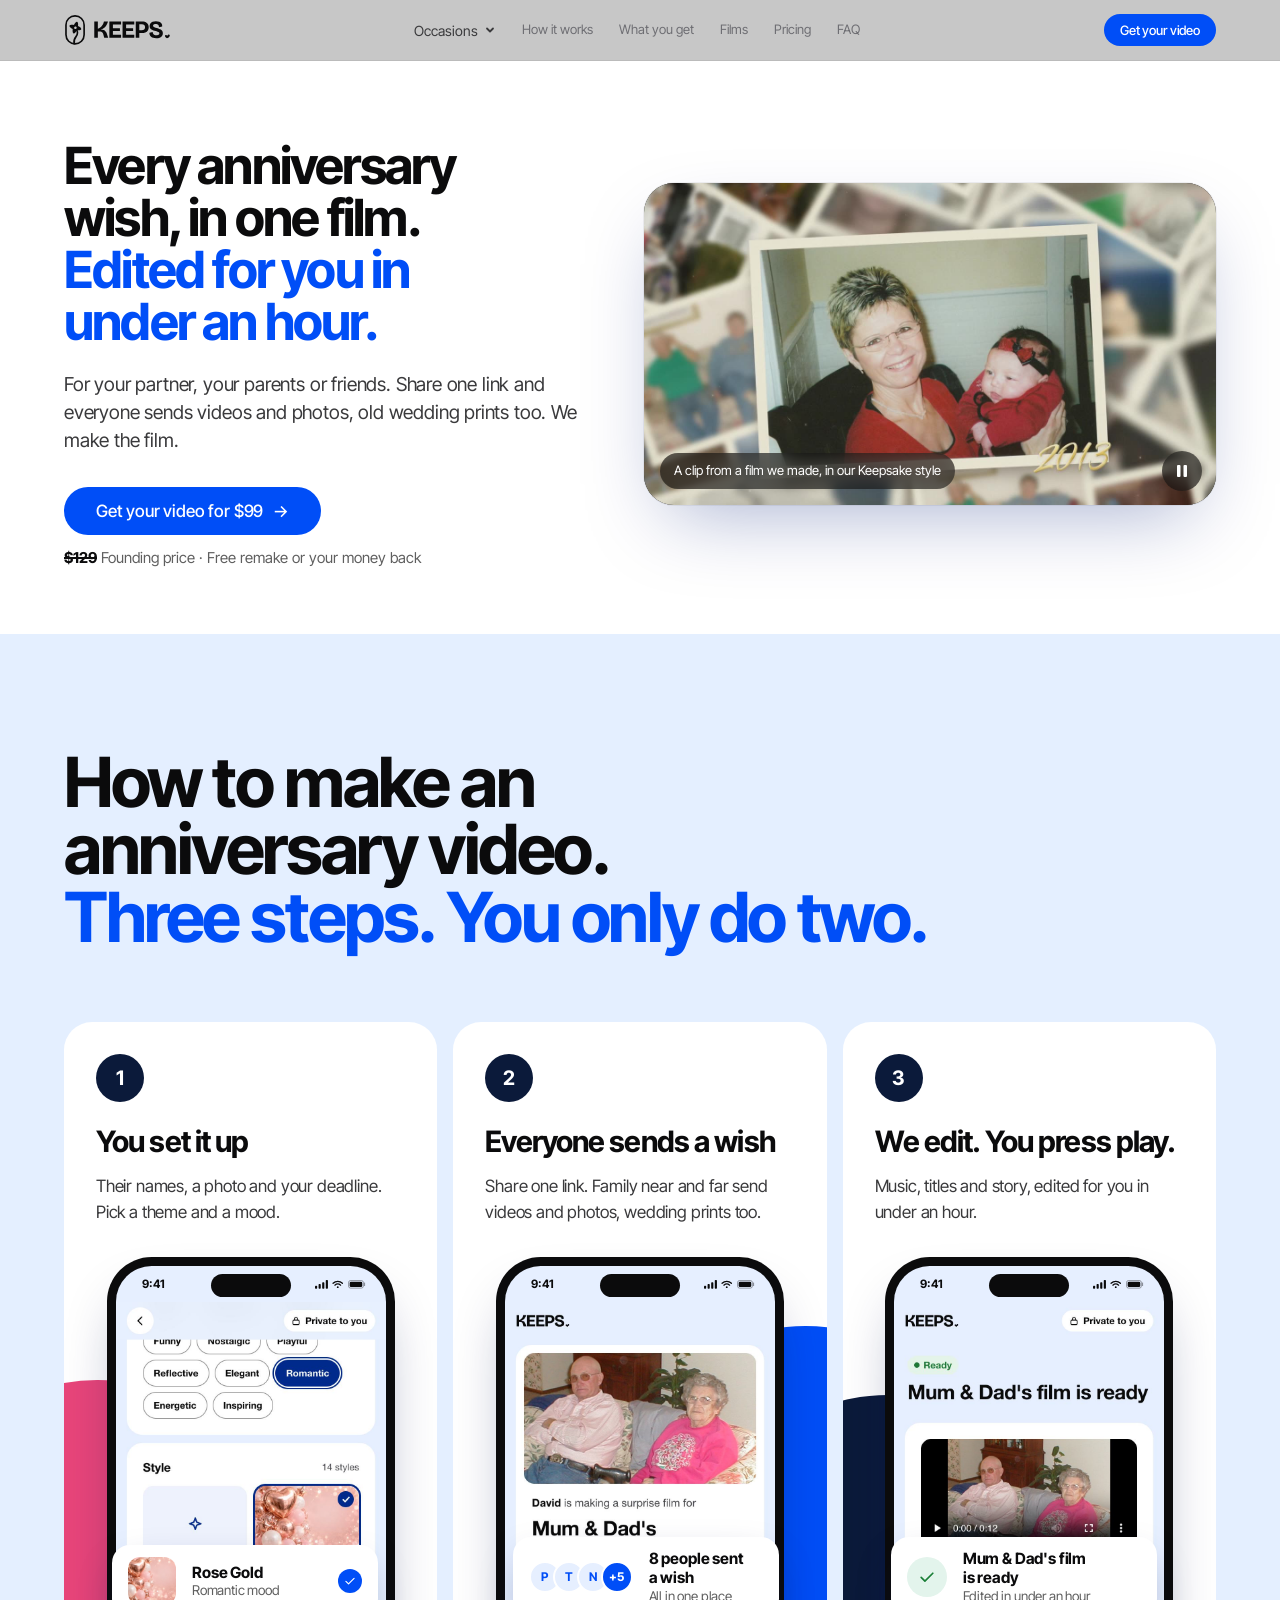
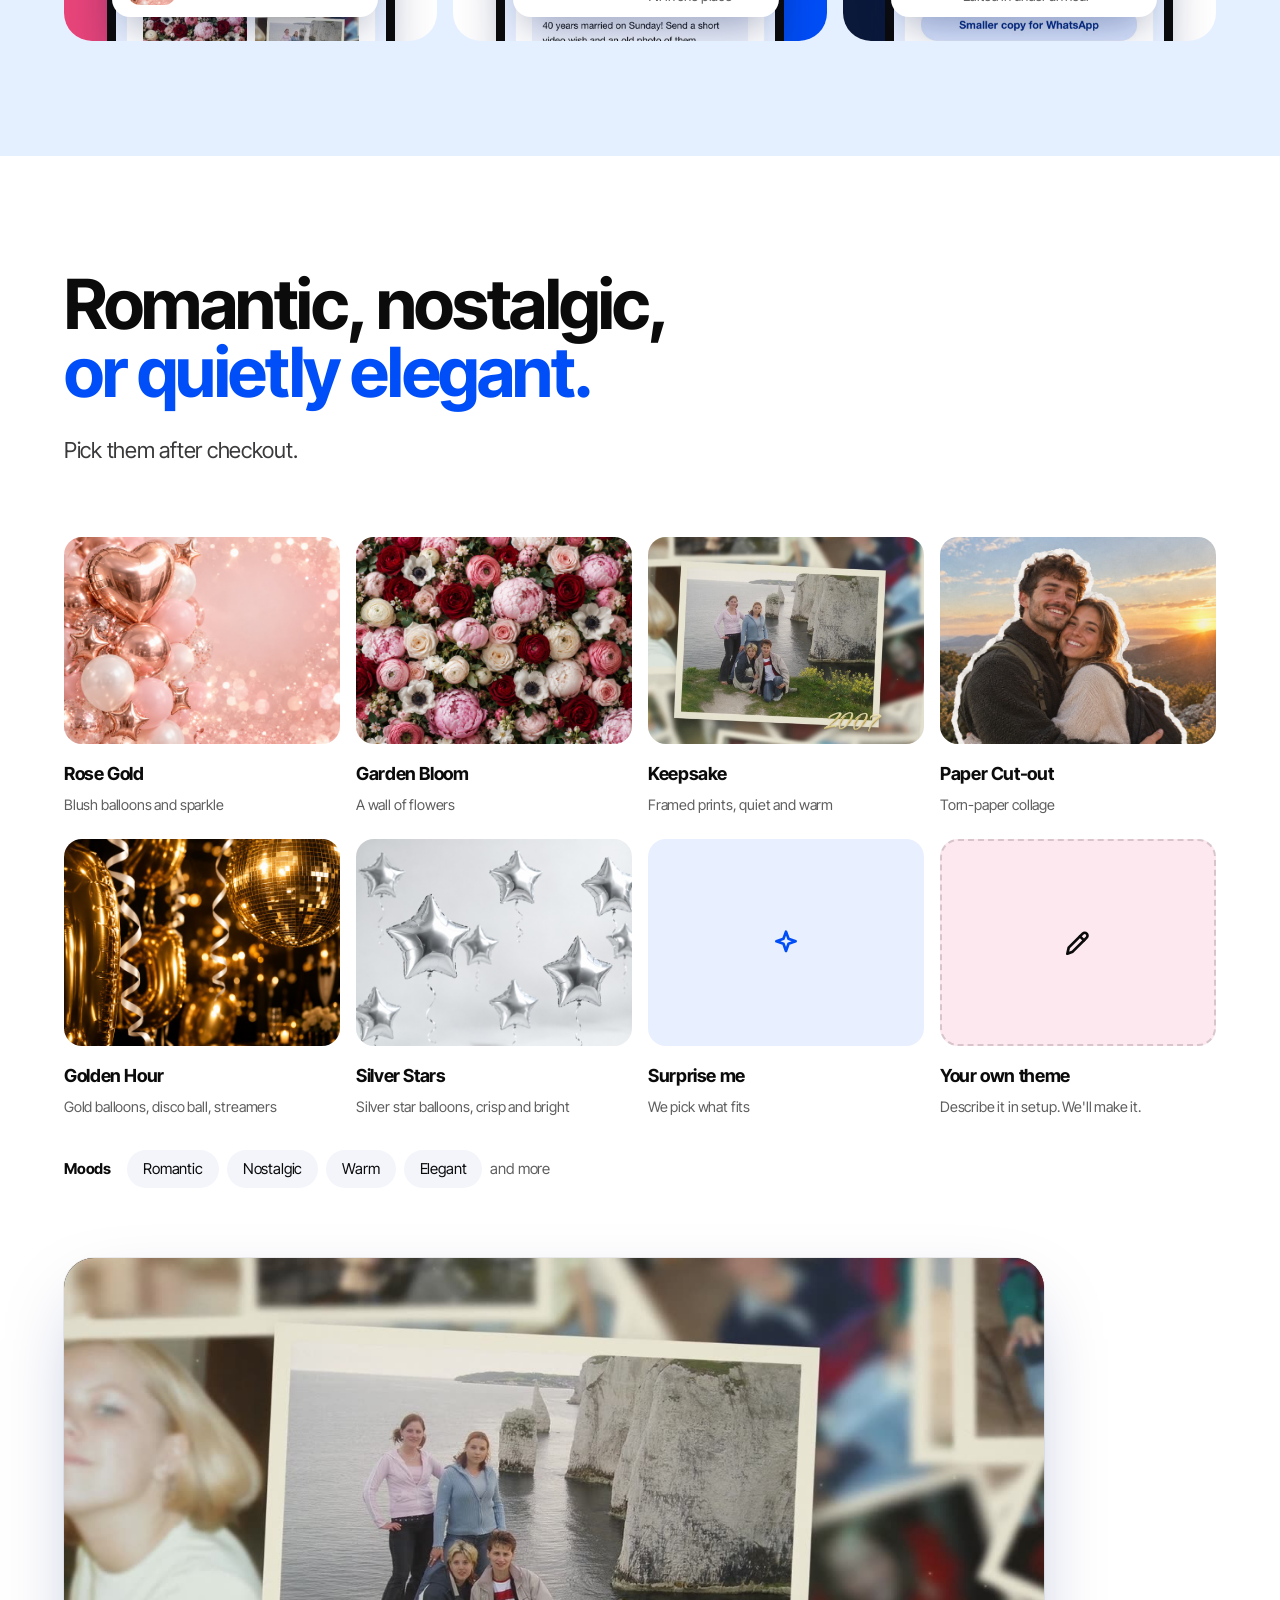
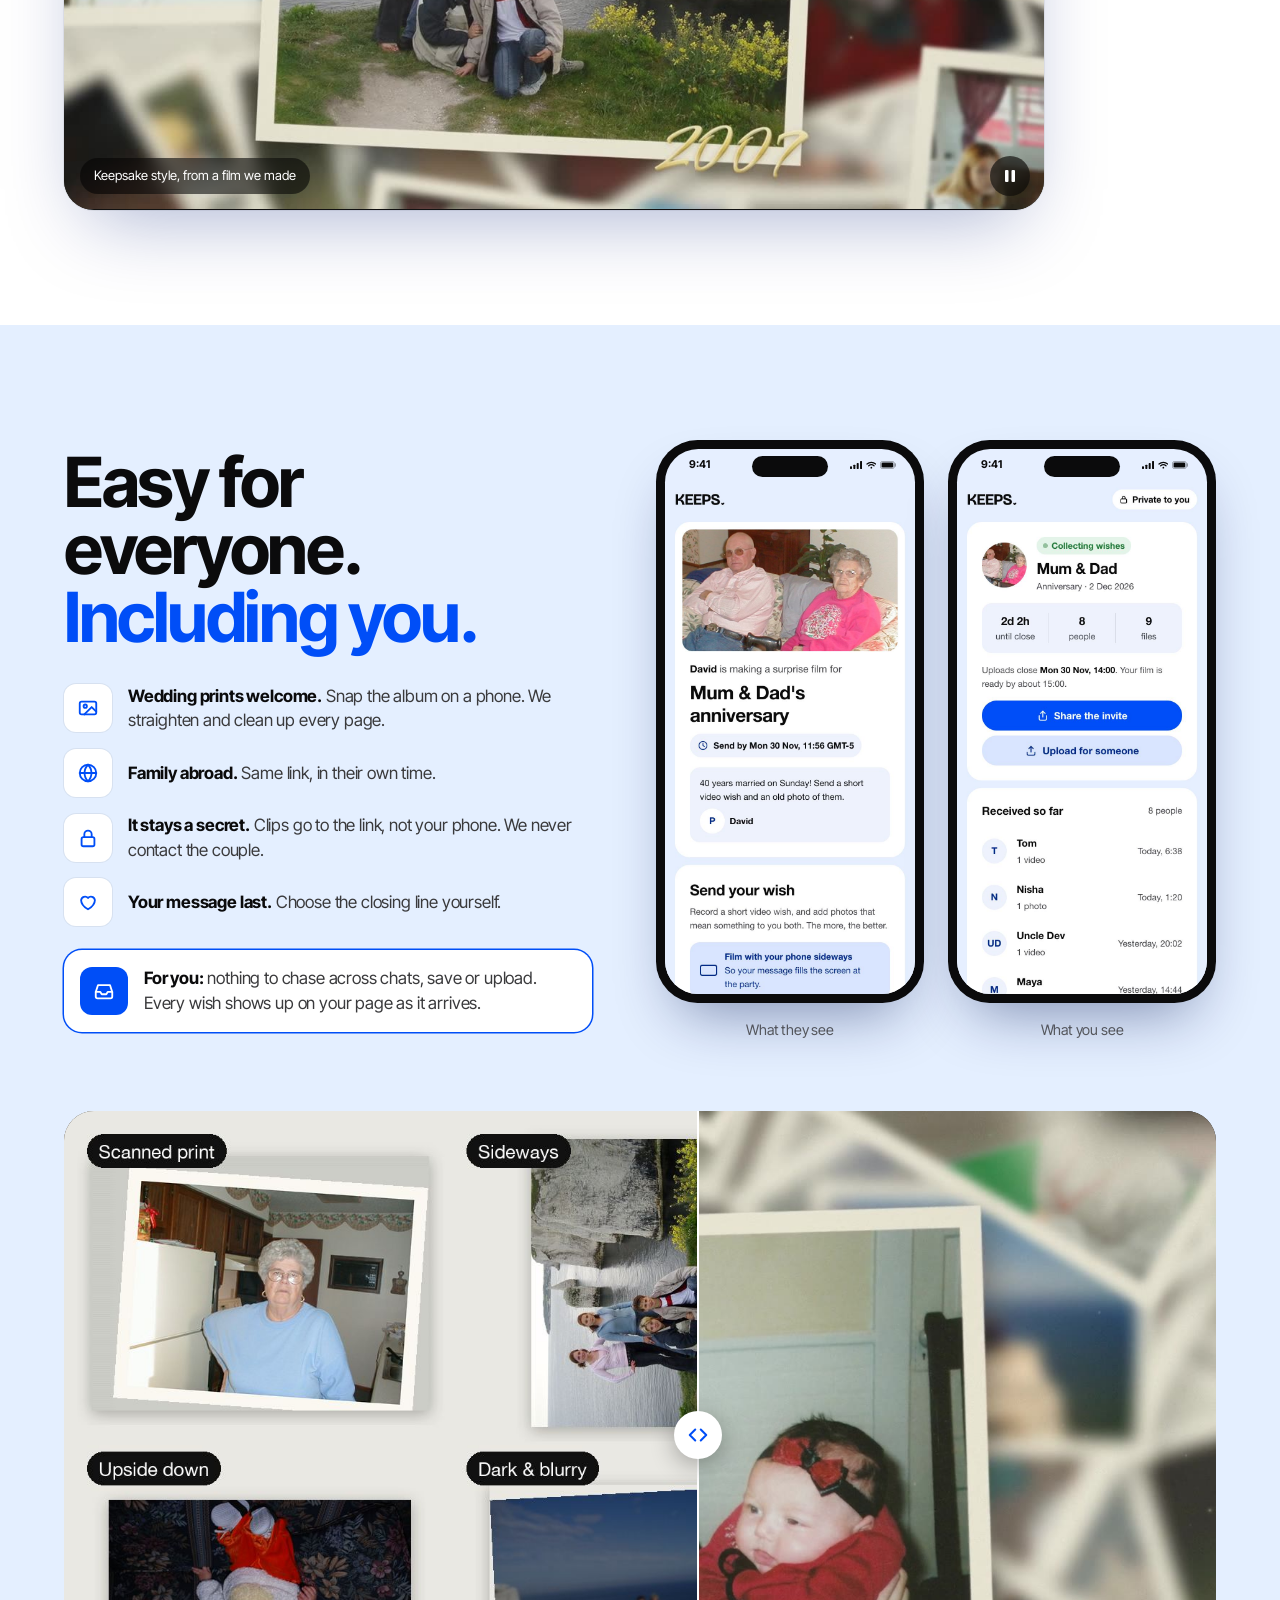
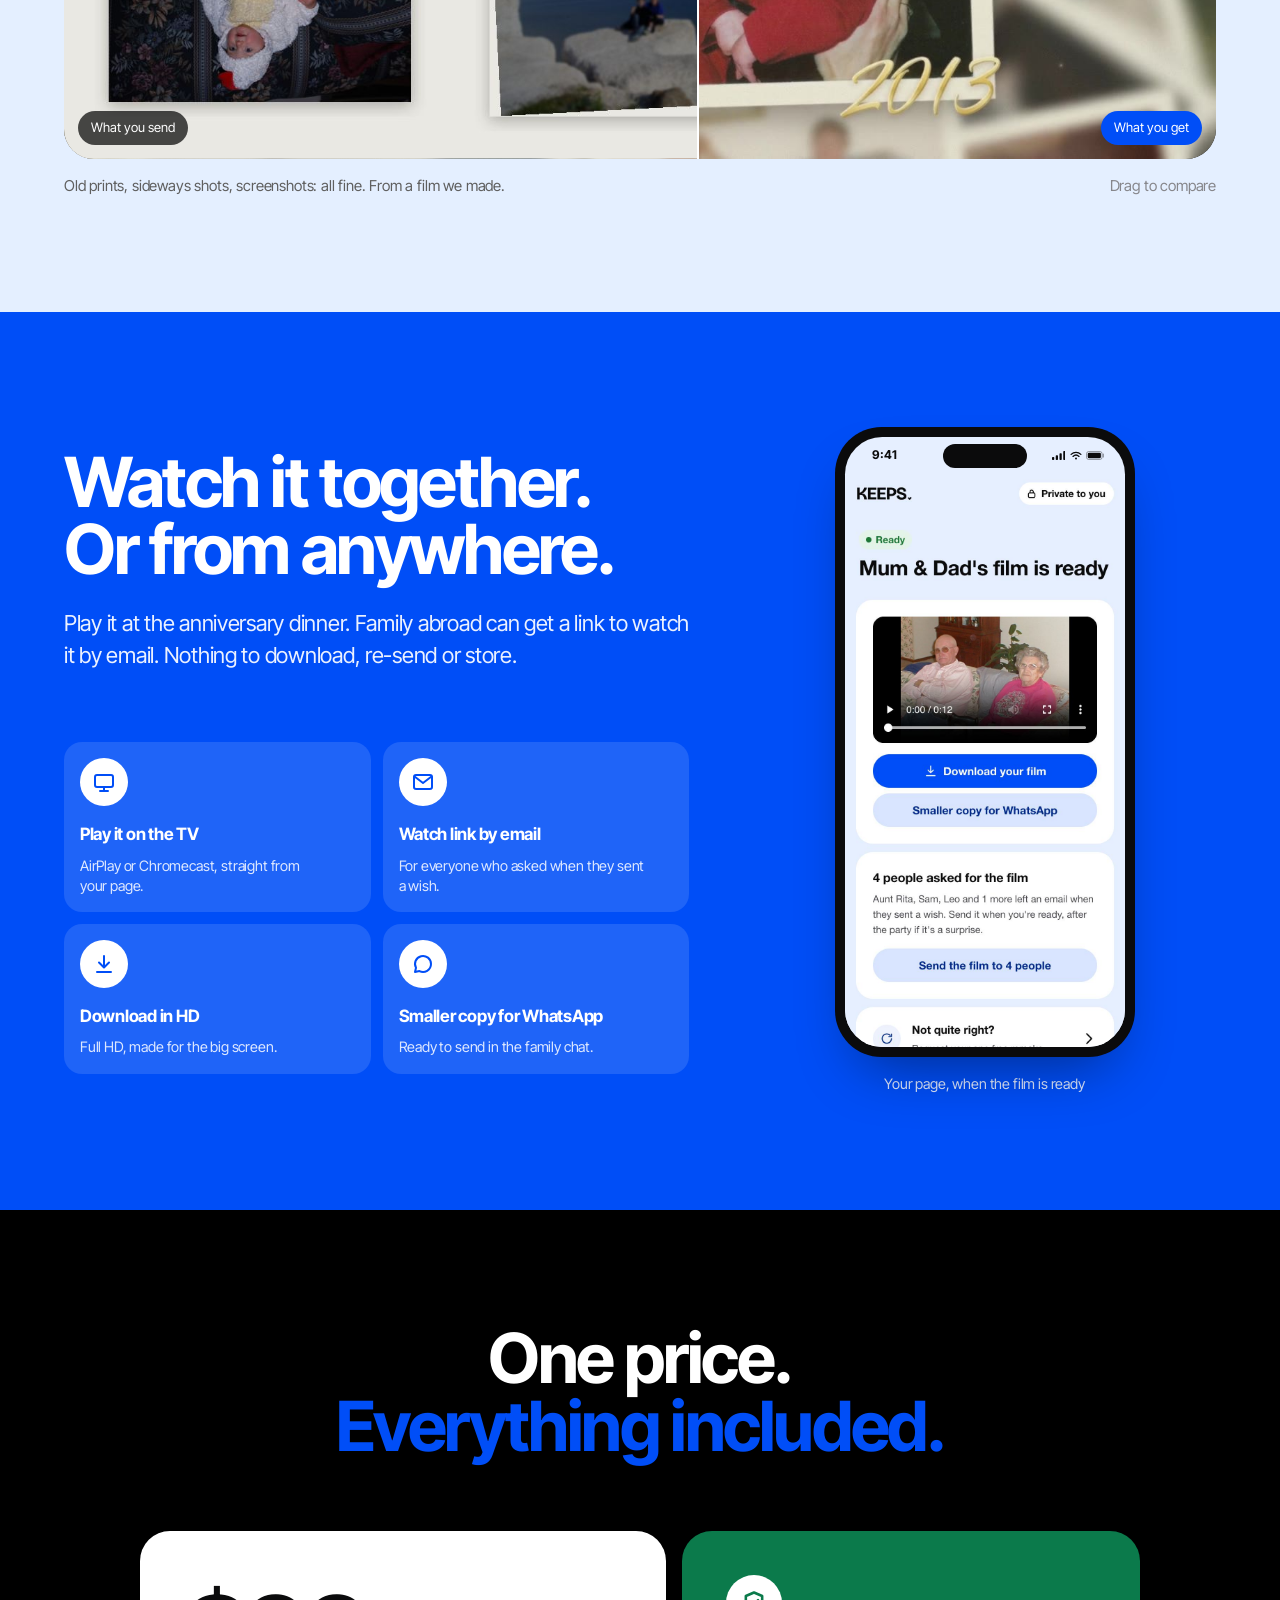
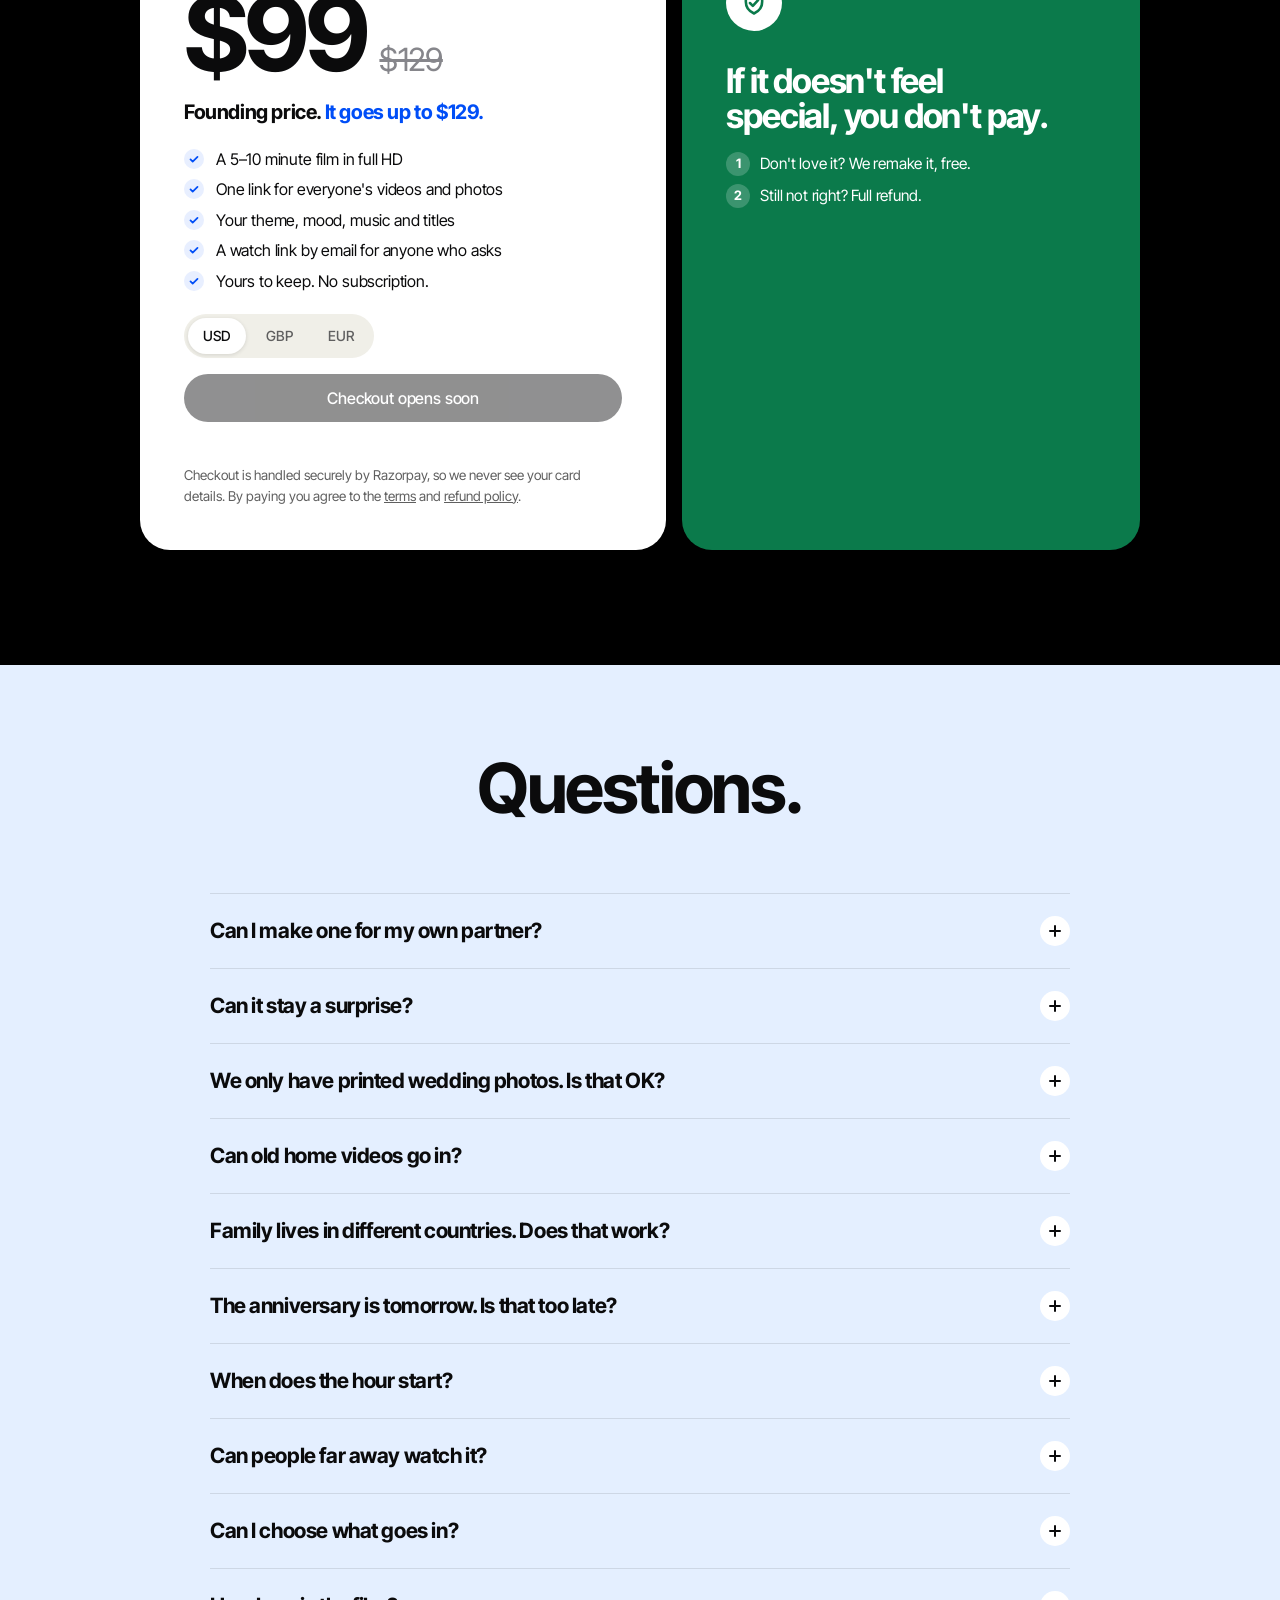
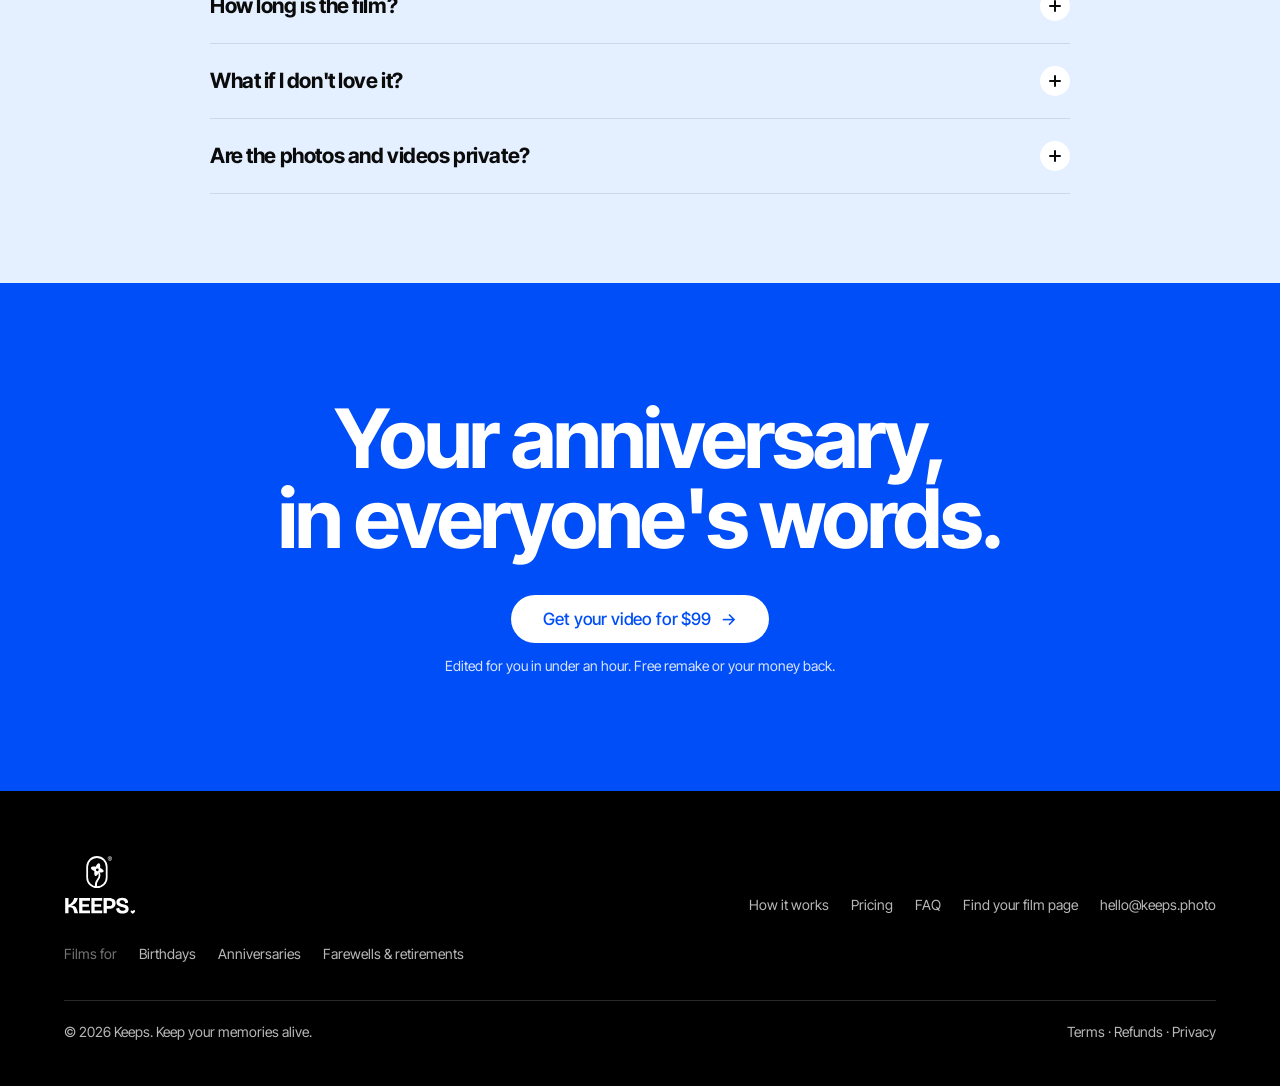
<file: anniversary-video.html>
<!doctype html>
<html lang="en">
<head>
<meta charset="utf-8">
<meta name="viewport" content="width=device-width, initial-scale=1, viewport-fit=cover">
<title>Anniversary Video from Family &amp; Friends, Edited for You | Keeps</title>
<meta name="description" content="For your partner, your parents or friends. Share one link and everyone sends video messages and photos, old wedding prints too. We edit a 5–10 minute anniversary film for you for you in under an hour.">
<link rel="canonical" href="https://keeps.photo/anniversary-video.html">
<meta property="og:type" content="website">
<meta property="og:url" content="https://keeps.photo/anniversary-video.html">
<meta property="og:title" content="Every anniversary wish, in one film. Edited for you in under an hour.">
<meta property="og:description" content="For your partner, your parents or friends. Share one link and everyone sends video messages and photos, old wedding prints too. We edit a 5–10 minute anniversary film for you for you in under an hour.">
<meta property="og:image" content="https://keeps.photo/assets/brand/og.jpg">
<meta property="og:image:width" content="1200">
<meta property="og:image:height" content="630">
<meta name="twitter:card" content="summary_large_image">
<meta name="twitter:image" content="https://keeps.photo/assets/brand/og.jpg">
<meta name="theme-color" content="#ffffff">
<link rel="icon" href="assets/favicon.svg" type="image/svg+xml">
<link rel="preconnect" href="https://fonts.googleapis.com">
<link rel="preconnect" href="https://fonts.gstatic.com" crossorigin>
<link href="https://fonts.googleapis.com/css2?family=Inter+Tight:wght@300;400;500;700&display=swap" rel="stylesheet">
<link rel="preload" as="image" href="assets/films/hero.jpg">
<link rel="stylesheet" href="assets/keeps.css?v=20261205">
<link rel="stylesheet" href="assets/occasion.css?v=20261205">
<script type="application/ld+json">{"@context":"https://schema.org","@type":"BreadcrumbList","itemListElement":[{"@type":"ListItem","position":1,"name":"Keeps","item":"https://keeps.photo/"},{"@type":"ListItem","position":2,"name":"Anniversary videos","item":"https://keeps.photo/anniversary-video.html"}]}</script>
<!-- faq-jsonld:start --><script type="application/ld+json">{"@context":"https://schema.org","@type":"FAQPage","mainEntity":[{"@type":"Question","name":"Can I make one for my own partner?","acceptedAnswer":{"@type":"Answer","text":"Yes. Share the link with their friends and family somewhere your partner won't see it, and choose the closing line yourself so your message ends the film."}},{"@type":"Question","name":"Can it stay a surprise?","acceptedAnswer":{"@type":"Answer","text":"Yes. Only people with the link can add to it, and we never contact the couple. Just don't post the link in a chat they're in."}},{"@type":"Question","name":"We only have printed wedding photos. Is that OK?","acceptedAnswer":{"@type":"Answer","text":"That's perfect. Photograph the prints or album pages on your phone, in good light. We straighten, crop and clean up every one."}},{"@type":"Question","name":"Can old home videos go in?","acceptedAnswer":{"@type":"Answer","text":"Yes, if they're on a phone or computer. Upload them like any other video. Old tapes need to be digitised first."}},{"@type":"Question","name":"Family lives in different countries. Does that work?","acceptedAnswer":{"@type":"Answer","text":"Yes. It's one web link, so everyone adds their message in their own time, wherever they are."}},{"@type":"Question","name":"The anniversary is tomorrow. Is that too late?","acceptedAnswer":{"@type":"Answer","text":"No. Set uploads to close tonight or early tomorrow. Your film is ready within an hour of them closing, day or night."}},{"@type":"Question","name":"When does the hour start?","acceptedAnswer":{"@type":"Answer","text":"When uploads close: at the deadline you set, or earlier if you close them yourself once everyone's in. Your film is ready within the hour after that, day or night."}},{"@type":"Question","name":"Can people far away watch it?","acceptedAnswer":{"@type":"Answer","text":"Yes. Anyone who leaves their email when they send something can get a link to watch the film. You choose when it goes out, so it stays a surprise. The film stays up for 30 days, so download a copy to keep."}},{"@type":"Question","name":"Can I choose what goes in?","acceptedAnswer":{"@type":"Answer","text":"Yes. Tell us their story, the moments that must be in it, the opening title and the closing line. We build the film around that."}},{"@type":"Question","name":"How long is the film?","acceptedAnswer":{"@type":"Answer","text":"Usually 5–10 minutes, depending on how much everyone sends. Long enough to tell the story, short enough to watch together."}},{"@type":"Question","name":"What if I don't love it?","acceptedAnswer":{"@type":"Answer","text":"Email us what to change and we'll remake it once, free. If it's still not right, you get a full refund."}},{"@type":"Question","name":"Are the photos and videos private?","acceptedAnswer":{"@type":"Answer","text":"Yes. Uploads go to private storage that only Keeps can open, and they're deleted 30 days after your film is delivered. See the privacy policy."}}]}</script><!-- faq-jsonld:end -->
</head>
<body class="ocp anniv" data-occasion="anniversary">

<header class="nav">
  <div class="wrap">
    <div class="bar1">
      <a class="logo" href="index.html" aria-label="Keeps home"><span class="lock" aria-hidden="true"><svg class="mk" viewBox="108 8 122 176"><use href="assets/brand/keeps-mark.svg#mark"/></svg><svg class="wm" viewBox="0 222 368 92"><use href="assets/brand/keeps-logo.svg#logo"/></svg></span></a>
      <nav class="nav-links links-desk" aria-label="Main">
        <div class="occ-dd"><button type="button" class="occ-btn" aria-expanded="false" aria-controls="occ-menu">Occasions<svg class="chev" viewBox="0 0 12 12" width="12" height="12" fill="none" stroke="currentColor" stroke-width="1.8" stroke-linecap="round" stroke-linejoin="round" aria-hidden="true"><path d="M3 4.5l3 3 3-3"/></svg></button>
          <div class="occ-menu" id="occ-menu"><a href="birthday-video.html" data-occ="birthday" data-from="nav"><span aria-hidden="true">🎂</span>Birthdays</a><a href="anniversary-video.html" aria-current="page" data-occ="anniversary" data-from="nav"><span aria-hidden="true">💍</span>Anniversaries</a><a href="farewell-video.html" data-occ="farewell" data-from="nav"><span aria-hidden="true">👋</span>Farewells &amp; retirements</a></div></div>
        <a href="#how">How it works</a><a href="#get">What you get</a><a href="#films">Films</a><a href="#pricing">Pricing</a><a href="#faq">FAQ</a>
      </nav>
      <a class="btn primary sm nav-cta" href="#pricing" data-t="nav_cta">Get your video</a>
      <button class="burger" type="button" aria-expanded="false" aria-controls="mnav" aria-label="Open menu"><span></span><span></span></button>
    </div>
    <nav class="nav-links links-mob" id="mnav" aria-label="Main">
      <p class="mgrp">Occasions</p><a href="birthday-video.html" data-occ="birthday" data-from="nav"><span aria-hidden="true">🎂</span>Birthdays</a><a href="anniversary-video.html" aria-current="page" data-occ="anniversary" data-from="nav"><span aria-hidden="true">💍</span>Anniversaries</a><a href="farewell-video.html" data-occ="farewell" data-from="nav"><span aria-hidden="true">👋</span>Farewells &amp; retirements</a><p class="mgrp">On this page</p><a href="#how">How it works</a><a href="#get">What you get</a><a href="#films">Films</a><a href="#pricing">Pricing</a><a href="#faq">FAQ</a>
    </nav>
  </div>
</header>

<main id="top">

  <!-- 1. What it is, at a glance -->
  <section class="hero oc">
    <div class="wrap oc-hero">
      <div class="oc-copy">
        <h1><span>Every anniversary wish, in one&nbsp;film.</span><span class="tone-blue">Edited for you in under an&nbsp;hour.</span></h1>
        <p class="sub">For your partner, your parents or friends. Share one link and everyone sends videos and photos, old wedding prints too. We make the&nbsp;film.</p>
        <div class="cta-stack">
          <a class="btn primary" href="#pricing" data-t="hero_cta"><span>Get your video for <span data-price>$99</span></span> <span class="arrow" aria-hidden="true">→</span></a>
          <p class="price-note"><span data-founding><s data-was>$129</s> Founding price · </span>Free remake or your money&nbsp;back</p>
        </div>
      </div>
      <figure class="screen oc-film" id="hero-screen">
        <video id="hero-video" autoplay muted loop playsinline preload="metadata" poster="assets/films/hero.jpg" aria-label="Old family prints settling one by one, with the year written in gold.">
          <source src="assets/films/hero.mp4" type="video/mp4">
        </video>
        <figcaption class="tag">A clip from a film we made, in our Keepsake style</figcaption>
        <button class="vtoggle" type="button" aria-pressed="false" aria-label="Pause video" data-video="hero-video">
          <svg class="i-pause" viewBox="0 0 14 14" fill="currentColor" aria-hidden="true"><rect x="2" y="1" width="3.5" height="12" rx="1"/><rect x="8.5" y="1" width="3.5" height="12" rx="1"/></svg>
          <svg class="i-play" viewBox="0 0 14 14" fill="currentColor" aria-hidden="true"><path d="M3 1.5v11l9.5-5.5z"/></svg>
        </button>
      </figure>
    </div>
  </section>

  <!-- 2. How it works: three steps, you only do two -->
  <section class="band cream oc-how" id="how" aria-labelledby="how-h">
    <div class="wrap">
      <div class="head">
        <h2 class="h-lg rise" id="how-h"><span>How to make an anniversary&nbsp;video.</span><span class="tone-blue">Three steps. You only do&nbsp;two.</span></h2>
      </div>
      <ol class="how-cards after-head">
        <li class="how-card c1 rise">
          <span class="num" aria-hidden="true">1</span>
          <h3><span class="sr">Step 1: </span>You set it up</h3>
          <p>Their names, a photo and your deadline. Pick a theme and a&nbsp;mood.</p>
          <div class="art"><span class="blob" aria-hidden="true"></span>
            <div class="handset"><div class="handset-frame"><div class="handset-scr"><div class="handset-sb" aria-hidden="true"><b>9:41</b><span class="isl"></span><span class="ic"><svg viewBox="0 0 18 12" fill="currentColor"><rect x="0" y="8" width="3" height="4" rx="1"/><rect x="5" y="5.5" width="3" height="6.5" rx="1"/><rect x="10" y="3" width="3" height="9" rx="1"/><rect x="15" y="0" width="3" height="12" rx="1"/></svg><svg viewBox="0 0 16 12" fill="none" stroke="currentColor" stroke-width="1.8" stroke-linecap="round"><path d="M1.5 4.5a9.5 9.5 0 0113 0M4 7.2a6 6 0 018 0"/><circle cx="8" cy="10" r="1.3" fill="currentColor" stroke="none"/></svg><svg viewBox="0 0 27 13" fill="none"><rect x=".75" y=".75" width="22.5" height="11.5" rx="3.2" stroke="currentColor" stroke-opacity=".45" stroke-width="1.2"/><rect x="2.5" y="2.5" width="19" height="8" rx="2" fill="currentColor"/><path d="M25 4.5v4" stroke="currentColor" stroke-opacity=".45" stroke-width="1.5" stroke-linecap="round"/></svg></span></div><img src="assets/occasions/anniversary-setup.jpg" alt="Setup in Keeps: pick a mood and a theme for the film." width="804" height="1640" loading="lazy"></div></div></div>
            <div class="chip"><img class="sw" src="assets/styles/rose-gold.jpg" alt="" width="640" height="480" loading="lazy"><span class="t"><b>Rose Gold</b><span>Romantic mood</span></span><span class="tick"><svg viewBox="0 0 24 24" width="14" height="14" fill="none" stroke="currentColor" stroke-width="2" stroke-linecap="round" stroke-linejoin="round" aria-hidden="true"><path d="M5 12.5l4.5 4.5L19 7.5"/></svg></span></div>
          </div>
        </li>
        <li class="how-card c2 rise d1">
          <span class="num" aria-hidden="true">2</span>
          <h3><span class="sr">Step 2: </span>Everyone sends a wish</h3>
          <p>Share one link. Family near and far send videos and photos, wedding prints&nbsp;too.</p>
          <div class="art"><span class="blob" aria-hidden="true"></span>
            <div class="handset"><div class="handset-frame"><div class="handset-scr"><div class="handset-sb" aria-hidden="true"><b>9:41</b><span class="isl"></span><span class="ic"><svg viewBox="0 0 18 12" fill="currentColor"><rect x="0" y="8" width="3" height="4" rx="1"/><rect x="5" y="5.5" width="3" height="6.5" rx="1"/><rect x="10" y="3" width="3" height="9" rx="1"/><rect x="15" y="0" width="3" height="12" rx="1"/></svg><svg viewBox="0 0 16 12" fill="none" stroke="currentColor" stroke-width="1.8" stroke-linecap="round"><path d="M1.5 4.5a9.5 9.5 0 0113 0M4 7.2a6 6 0 018 0"/><circle cx="8" cy="10" r="1.3" fill="currentColor" stroke="none"/></svg><svg viewBox="0 0 27 13" fill="none"><rect x=".75" y=".75" width="22.5" height="11.5" rx="3.2" stroke="currentColor" stroke-opacity=".45" stroke-width="1.2"/><rect x="2.5" y="2.5" width="19" height="8" rx="2" fill="currentColor"/><path d="M25 4.5v4" stroke="currentColor" stroke-opacity=".45" stroke-width="1.5" stroke-linecap="round"/></svg></span></div><img src="assets/occasions/anniversary-guest.jpg" alt="The page everyone gets from your link: who it's for, the deadline and your note." width="804" height="1640" loading="lazy"></div></div></div>
            <div class="chip"><span class="av"><i>P</i><i>T</i><i>N</i><i>+5</i></span><span class="t"><b>8 people sent a wish</b><span>All in one place</span></span></div>
          </div>
        </li>
        <li class="how-card c3 rise d2">
          <span class="num" aria-hidden="true">3</span>
          <h3><span class="sr">Step 3: </span>We edit. You press play.</h3>
          <p>Music, titles and story, edited for you in under an&nbsp;hour.</p>
          <div class="art"><span class="blob" aria-hidden="true"></span>
            <div class="handset"><div class="handset-frame"><div class="handset-scr"><div class="handset-sb" aria-hidden="true"><b>9:41</b><span class="isl"></span><span class="ic"><svg viewBox="0 0 18 12" fill="currentColor"><rect x="0" y="8" width="3" height="4" rx="1"/><rect x="5" y="5.5" width="3" height="6.5" rx="1"/><rect x="10" y="3" width="3" height="9" rx="1"/><rect x="15" y="0" width="3" height="12" rx="1"/></svg><svg viewBox="0 0 16 12" fill="none" stroke="currentColor" stroke-width="1.8" stroke-linecap="round"><path d="M1.5 4.5a9.5 9.5 0 0113 0M4 7.2a6 6 0 018 0"/><circle cx="8" cy="10" r="1.3" fill="currentColor" stroke="none"/></svg><svg viewBox="0 0 27 13" fill="none"><rect x=".75" y=".75" width="22.5" height="11.5" rx="3.2" stroke="currentColor" stroke-opacity=".45" stroke-width="1.2"/><rect x="2.5" y="2.5" width="19" height="8" rx="2" fill="currentColor"/><path d="M25 4.5v4" stroke="currentColor" stroke-opacity=".45" stroke-width="1.5" stroke-linecap="round"/></svg></span></div><img src="assets/occasions/anniversary-ready.jpg" alt="Your page when the film is ready: play it, download it, or get a smaller copy for WhatsApp." width="804" height="1640" loading="lazy"></div></div></div>
            <div class="chip"><span class="ok"><svg viewBox="0 0 24 24" width="20" height="20" fill="none" stroke="currentColor" stroke-width="2" stroke-linecap="round" stroke-linejoin="round" aria-hidden="true"><path d="M5 12.5l4.5 4.5L19 7.5"/></svg></span><span class="t"><b>Mum &amp; Dad's film is ready</b><span>Edited in under an hour</span></span></div>
          </div>
        </li>
      </ol>
    </div>
  </section>

  <!-- 3. Themes, moods and a real film -->
  <section class="band white" id="films" aria-labelledby="themes-h">
    <div class="wrap">
      <div class="head">
        <h2 class="h-lg rise" id="themes-h"><span>Romantic, nostalgic,</span><span class="tone-blue">or quietly&nbsp;elegant.</span></h2>
        <p class="lede rise d1">Pick them after checkout.</p>
      </div>
      <ul class="oc-themes after-head">
          <li class="theme"><img src="assets/styles/rose-gold.jpg" alt="" width="640" height="480" loading="lazy"><h3>Rose Gold</h3><p>Blush balloons and sparkle</p></li>
          <li class="theme"><img src="assets/styles/floral.jpg" alt="" width="640" height="480" loading="lazy"><h3>Garden Bloom</h3><p>A wall of flowers</p></li>
          <li class="theme"><img src="assets/films/elegant.jpg" alt="" width="640" height="480" loading="lazy"><h3>Keepsake</h3><p>Framed prints, quiet and warm</p></li>
          <li class="theme"><img src="assets/styles/paper-cutout.jpg" alt="" width="640" height="480" loading="lazy"><h3>Paper Cut-out</h3><p>Torn-paper collage</p></li>
          <li class="theme"><img src="assets/styles/gold.jpg" alt="" width="640" height="480" loading="lazy"><h3>Golden Hour</h3><p>Gold balloons, disco ball, streamers</p></li>
          <li class="theme"><img src="assets/styles/silver.jpg" alt="" width="640" height="480" loading="lazy"><h3>Silver Stars</h3><p>Silver star balloons, crisp and bright</p></li>
          <li class="theme surprise"><span class="tile"><svg viewBox="0 0 24 24" width="32" height="32" fill="none" stroke="currentColor" stroke-width="2" stroke-linecap="round" stroke-linejoin="round" aria-hidden="true"><path d="M12 3.5l1.9 5.3 5.3 1.9-5.3 1.9L12 18l-1.9-5.4L4.8 10.7l5.3-1.9z"/></svg></span><h3>Surprise me</h3><p>We pick what fits</p></li>
          <li class="theme own"><span class="tile"><svg viewBox="0 0 24 24" width="32" height="32" fill="none" stroke="currentColor" stroke-width="2" stroke-linecap="round" stroke-linejoin="round" aria-hidden="true"><path d="M4 20l1-4.5L15.5 5a2.1 2.1 0 0 1 3 3L8 18.5z"/><path d="M13.5 7l3 3"/></svg></span><h3>Your own theme</h3><p>Describe it in setup. We'll make&nbsp;it.</p></li>
      </ul>
      <div class="moods"><b>Moods</b><span>Romantic</span><span>Nostalgic</span><span>Warm</span><span>Elegant</span><span class="more">and more</span></div>
      
      <figure class="screen one-film after-head" id="film-one">
        <video id="film-k" muted loop playsinline preload="none" poster="assets/films/elegant.jpg" aria-label="Keepsake style: framed prints settling over a soft pile of memories."><source src="assets/films/elegant.mp4" type="video/mp4"></video>
        <figcaption class="tag">Keepsake style, from a film we made</figcaption>
        <button class="vtoggle" type="button" aria-pressed="false" aria-label="Pause video" data-video="film-k">
          <svg class="i-pause" viewBox="0 0 14 14" fill="currentColor" aria-hidden="true"><rect x="2" y="1" width="3.5" height="12" rx="1"/><rect x="8.5" y="1" width="3.5" height="12" rx="1"/></svg>
          <svg class="i-play" viewBox="0 0 14 14" fill="currentColor" aria-hidden="true"><path d="M3 1.5v11l9.5-5.5z"/></svg>
        </button>
      </figure>
    </div>
  </section>

  <!-- 4. Easy for everyone, including the organiser -->
  <section class="band cream oc-easy" aria-labelledby="easy-h">
    <div class="wrap">
      <div class="easy-split">
        <div>
          <h2 class="h-lg rise" id="easy-h"><span>Easy for everyone.</span><span class="tone-blue">Including&nbsp;you.</span></h2>
          <ul class="easy rise d1">
            <li><span class="ic"><svg viewBox="0 0 24 24" width="22" height="22" fill="none" stroke="currentColor" stroke-width="2" stroke-linecap="round" stroke-linejoin="round" aria-hidden="true"><rect x="3" y="5" width="18" height="14" rx="2"/><circle cx="9" cy="10" r="1.8"/><path d="M21 16l-5-5-8 8"/></svg></span><div><b>Wedding prints welcome.</b> Snap the album on a phone. We straighten and clean up every&nbsp;page.</div></li>
            <li><span class="ic"><svg viewBox="0 0 24 24" width="22" height="22" fill="none" stroke="currentColor" stroke-width="2" stroke-linecap="round" stroke-linejoin="round" aria-hidden="true"><circle cx="12" cy="12" r="9"/><path d="M3 12h18M12 3c2.6 2.6 3.8 5.6 3.8 9s-1.2 6.4-3.8 9c-2.6-2.6-3.8-5.6-3.8-9S9.4 5.6 12 3z"/></svg></span><div><b>Family abroad.</b> Same link, in their own&nbsp;time.</div></li>
            <li><span class="ic"><svg viewBox="0 0 24 24" width="22" height="22" fill="none" stroke="currentColor" stroke-width="2" stroke-linecap="round" stroke-linejoin="round" aria-hidden="true"><rect x="5" y="11" width="14" height="10" rx="2"/><path d="M8 11V8a4 4 0 0 1 8 0v3"/></svg></span><div><b>It stays a secret.</b> Clips go to the link, not your phone. We never contact the&nbsp;couple.</div></li>
            <li><span class="ic"><svg viewBox="0 0 24 24" width="22" height="22" fill="none" stroke="currentColor" stroke-width="2" stroke-linecap="round" stroke-linejoin="round" aria-hidden="true"><path d="M12 20s-7.5-4.6-7.5-10A4.3 4.3 0 0 1 12 7.6 4.3 4.3 0 0 1 19.5 10c0 5.4-7.5 10-7.5 10z"/></svg></span><div><b>Your message last.</b> Choose the closing line yourself.</div></li>
          </ul>
          <div class="you rise d2"><span class="ic"><svg viewBox="0 0 24 24" width="22" height="22" fill="none" stroke="currentColor" stroke-width="2" stroke-linecap="round" stroke-linejoin="round" aria-hidden="true"><path d="M3 13l2.5-7.5h13L21 13v5a2 2 0 0 1-2 2H5a2 2 0 0 1-2-2z"/><path d="M3 13h5l1.5 2.5h5L16 13h5"/></svg></span><div><b>For you:</b> nothing to chase across chats, save or upload. Every wish shows up on your page as it&nbsp;arrives.</div></div>
        </div>
        <div class="duo rise">
          <figure><div class="handset"><div class="handset-frame"><div class="handset-scr"><div class="handset-sb" aria-hidden="true"><b>9:41</b><span class="isl"></span><span class="ic"><svg viewBox="0 0 18 12" fill="currentColor"><rect x="0" y="8" width="3" height="4" rx="1"/><rect x="5" y="5.5" width="3" height="6.5" rx="1"/><rect x="10" y="3" width="3" height="9" rx="1"/><rect x="15" y="0" width="3" height="12" rx="1"/></svg><svg viewBox="0 0 16 12" fill="none" stroke="currentColor" stroke-width="1.8" stroke-linecap="round"><path d="M1.5 4.5a9.5 9.5 0 0113 0M4 7.2a6 6 0 018 0"/><circle cx="8" cy="10" r="1.3" fill="currentColor" stroke="none"/></svg><svg viewBox="0 0 27 13" fill="none"><rect x=".75" y=".75" width="22.5" height="11.5" rx="3.2" stroke="currentColor" stroke-opacity=".45" stroke-width="1.2"/><rect x="2.5" y="2.5" width="19" height="8" rx="2" fill="currentColor"/><path d="M25 4.5v4" stroke="currentColor" stroke-opacity=".45" stroke-width="1.5" stroke-linecap="round"/></svg></span></div><img src="assets/occasions/anniversary-guest.jpg" alt="What guests see: who the film is for, the deadline and your note." width="804" height="1640" loading="lazy"></div></div></div><figcaption>What they see</figcaption></figure>
          <figure><div class="handset"><div class="handset-frame"><div class="handset-scr"><div class="handset-sb" aria-hidden="true"><b>9:41</b><span class="isl"></span><span class="ic"><svg viewBox="0 0 18 12" fill="currentColor"><rect x="0" y="8" width="3" height="4" rx="1"/><rect x="5" y="5.5" width="3" height="6.5" rx="1"/><rect x="10" y="3" width="3" height="9" rx="1"/><rect x="15" y="0" width="3" height="12" rx="1"/></svg><svg viewBox="0 0 16 12" fill="none" stroke="currentColor" stroke-width="1.8" stroke-linecap="round"><path d="M1.5 4.5a9.5 9.5 0 0113 0M4 7.2a6 6 0 018 0"/><circle cx="8" cy="10" r="1.3" fill="currentColor" stroke="none"/></svg><svg viewBox="0 0 27 13" fill="none"><rect x=".75" y=".75" width="22.5" height="11.5" rx="3.2" stroke="currentColor" stroke-opacity=".45" stroke-width="1.2"/><rect x="2.5" y="2.5" width="19" height="8" rx="2" fill="currentColor"/><path d="M25 4.5v4" stroke="currentColor" stroke-opacity=".45" stroke-width="1.5" stroke-linecap="round"/></svg></span></div><img src="assets/occasions/anniversary-page.jpg" alt="Your page: time left, how many people have sent something, and each wish as it arrives." width="804" height="1640" loading="lazy"></div></div></div><figcaption>What you see</figcaption></figure>
        </div>
      </div>
      <div class="after-head rise">
        <div class="compare" id="compare">
          <picture><source media="(max-width: 640px)" srcset="assets/films/get-m.jpg"><img src="assets/films/get.jpg" alt="The finished film: one print, straightened and dated, in focus over a soft pile of memories." loading="lazy"></picture>
          <picture><source media="(max-width: 640px)" srcset="assets/films/send-m.jpg"><img class="before" src="assets/films/send.jpg" alt="What was sent: a scanned print, a sideways photo, a chat screenshot, an upside-down print, a dark blurry photo and a vertical video wish." loading="lazy"></picture>
          <span class="side l">What you send</span>
          <span class="side r">What you get</span>
          <div class="divider"></div>
          <input type="range" min="0" max="100" value="55" aria-label="Compare what you send with what you get">
          <div class="knob" aria-hidden="true"><svg viewBox="0 0 24 24" fill="none" stroke="currentColor" stroke-width="2.2" stroke-linecap="round" stroke-linejoin="round"><path d="M9 6l-6 6 6 6M15 6l6 6-6 6"/></svg></div>
        </div>
        <div class="compare-cap"><span>Old prints, sideways shots, screenshots: all fine. From a film we made.</span><span>Drag to compare</span></div>
      </div>
    </div>
  </section>

  <!-- 5. The reveal -->
  <section class="band blue oc-reveal" id="get" aria-labelledby="get-h">
    <div class="wrap reveal-split">
      <div>
        <h2 class="h-lg rise" id="get-h"><span>Watch it together. Or from&nbsp;anywhere.</span></h2>
        <p class="lede rise d1">Play it at the anniversary dinner. Family abroad can get a link to watch it by email. Nothing to download, re-send or&nbsp;store.</p>
        <ul class="oc-tiles after-head">
          <li><span class="ic"><svg viewBox="0 0 24 24" width="24" height="24" fill="none" stroke="currentColor" stroke-width="2" stroke-linecap="round" stroke-linejoin="round" aria-hidden="true"><rect x="3" y="5" width="18" height="12" rx="2"/><path d="M8 21h8M12 17v4"/></svg></span><h3>Play it on the TV</h3><p>AirPlay or Chromecast, straight from your page.</p></li>
          <li><span class="ic"><svg viewBox="0 0 24 24" width="24" height="24" fill="none" stroke="currentColor" stroke-width="2" stroke-linecap="round" stroke-linejoin="round" aria-hidden="true"><rect x="3" y="5" width="18" height="14" rx="2"/><path d="M3.5 6.5l8.5 6.5 8.5-6.5"/></svg></span><h3>Watch link by email</h3><p>For everyone who asked when they sent a wish.</p></li>
          <li><span class="ic"><svg viewBox="0 0 24 24" width="24" height="24" fill="none" stroke="currentColor" stroke-width="2" stroke-linecap="round" stroke-linejoin="round" aria-hidden="true"><path d="M12 4v11M7 10.5l5 5 5-5M5 20h14"/></svg></span><h3>Download in HD</h3><p>Full HD, made for the big screen.</p></li>
          <li><span class="ic"><svg viewBox="0 0 24 24" width="24" height="24" fill="none" stroke="currentColor" stroke-width="2" stroke-linecap="round" stroke-linejoin="round" aria-hidden="true"><path d="M20 12a8 8 0 0 1-11.6 7.1L4 20l1-4.2A8 8 0 1 1 20 12z"/></svg></span><h3>Smaller copy for WhatsApp</h3><p>Ready to send in the family chat.</p></li>
        </ul>
      </div>
      <figure class="solo rise"><div class="handset"><div class="handset-frame"><div class="handset-scr"><div class="handset-sb" aria-hidden="true"><b>9:41</b><span class="isl"></span><span class="ic"><svg viewBox="0 0 18 12" fill="currentColor"><rect x="0" y="8" width="3" height="4" rx="1"/><rect x="5" y="5.5" width="3" height="6.5" rx="1"/><rect x="10" y="3" width="3" height="9" rx="1"/><rect x="15" y="0" width="3" height="12" rx="1"/></svg><svg viewBox="0 0 16 12" fill="none" stroke="currentColor" stroke-width="1.8" stroke-linecap="round"><path d="M1.5 4.5a9.5 9.5 0 0113 0M4 7.2a6 6 0 018 0"/><circle cx="8" cy="10" r="1.3" fill="currentColor" stroke="none"/></svg><svg viewBox="0 0 27 13" fill="none"><rect x=".75" y=".75" width="22.5" height="11.5" rx="3.2" stroke="currentColor" stroke-opacity=".45" stroke-width="1.2"/><rect x="2.5" y="2.5" width="19" height="8" rx="2" fill="currentColor"/><path d="M25 4.5v4" stroke="currentColor" stroke-opacity=".45" stroke-width="1.5" stroke-linecap="round"/></svg></span></div><img src="assets/occasions/anniversary-ready.jpg" alt="Your page when the film is ready: play it, download it, get a smaller copy for WhatsApp, and send it to the people who asked." width="804" height="1640" loading="lazy"></div></div></div><figcaption>Your page, when the film is ready</figcaption></figure>
    </div>
  </section>

  <!-- 6. Price and guarantee -->
  <section class="band dark" id="pricing" aria-labelledby="price-h">
    <div class="wrap">
      <div class="head center" style="text-align:center">
        <h2 class="h-lg rise" id="price-h"><span>One price.</span><span class="tone-blue">Everything included.</span></h2>
      </div>
      <div class="price-wrap after-head">
        <div class="price-card rise">
          <div class="price-row"><span class="now" data-price>$99</span><s data-was>$129</s></div>
          <p class="promise" data-founding>Founding price. <span>It goes up to <span data-was-plain>$129</span>.</span></p>
          <ul class="incl">
            <li>A <span class="nb">5–10 minute</span> film in full&nbsp;HD</li>
            <li>One link for everyone's videos and&nbsp;photos</li>
            <li>Your theme, mood, music and&nbsp;titles</li>
            <li>A watch link by email for anyone who&nbsp;asks</li>
            <li>Yours to keep. No&nbsp;subscription.</li>
          </ul>
          <div class="cur" role="group" aria-label="Currency">
            <button type="button" data-cur="USD" aria-pressed="true">USD</button>
            <button type="button" data-cur="GBP" aria-pressed="false">GBP</button>
            <button type="button" data-cur="EUR" aria-pressed="false">EUR</button>
          </div>
          <div id="pay" aria-live="polite"></div>
          <p class="status" id="pay-status" role="status"></p>
          <p class="fine">Checkout is handled securely by Razorpay, so we never see your card details. By paying you agree to the <a href="terms.html">terms</a> and <a href="refunds.html">refund policy</a>.</p>
        </div>
        <div class="guarantee rise d1">
          <span class="seal" aria-hidden="true"><svg viewBox="0 0 24 24" fill="none" stroke="currentColor" stroke-width="2.2" stroke-linecap="round" stroke-linejoin="round"><path d="M12 3l7 3v5c0 4.5-3 8.3-7 10-4-1.7-7-5.5-7-10V6l7-3z"/><path d="M8.5 12l2.5 2.5 4.5-5"/></svg></span>
          <h3>If it doesn't feel special, you don't&nbsp;pay.</h3>
          <ol class="steps2">
            <li><b>1</b>Don't love it? We remake it,&nbsp;free.</li>
            <li><b>2</b>Still not right? Full&nbsp;refund.</li>
          </ol>
        </div>
      </div>
    </div>
  </section>

  <!-- 7. Last worries -->
  <section class="band cream tight" id="faq" aria-labelledby="faq-h">
    <div class="wrap">
      <div class="head center" style="text-align:center">
        <h2 class="h-lg rise" id="faq-h"><span>Questions.</span></h2>
      </div>
      <div class="faq after-head">
        <details><summary>Can I make one for my own partner?<span class="pm" aria-hidden="true"></span></summary><div class="a">Yes. Share the link with their friends and family somewhere your partner won't see it, and choose the closing line yourself so your message ends the film.</div></details>
        <details><summary>Can it stay a surprise?<span class="pm" aria-hidden="true"></span></summary><div class="a">Yes. Only people with the link can add to it, and we never contact the couple. Just don't post the link in a chat they're in.</div></details>
        <details><summary>We only have printed wedding photos. Is that OK?<span class="pm" aria-hidden="true"></span></summary><div class="a">That's perfect. Photograph the prints or album pages on your phone, in good light. We straighten, crop and clean up every one.</div></details>
        <details><summary>Can old home videos go in?<span class="pm" aria-hidden="true"></span></summary><div class="a">Yes, if they're on a phone or computer. Upload them like any other video. Old tapes need to be digitised first.</div></details>
        <details><summary>Family lives in different countries. Does that work?<span class="pm" aria-hidden="true"></span></summary><div class="a">Yes. It's one web link, so everyone adds their message in their own time, wherever they are.</div></details>
        <details><summary>The anniversary is tomorrow. Is that too late?<span class="pm" aria-hidden="true"></span></summary><div class="a">No. Set uploads to close tonight or early tomorrow. Your film is ready within an hour of them closing, day or night.</div></details>
        <details><summary>When does the hour start?<span class="pm" aria-hidden="true"></span></summary><div class="a">When uploads close: at the deadline you set, or earlier if you close them yourself once everyone's in. Your film is ready within the hour after that, day or night.</div></details>
        <details><summary>Can people far away watch it?<span class="pm" aria-hidden="true"></span></summary><div class="a">Yes. Anyone who leaves their email when they send something can get a link to watch the film. You choose when it goes out, so it stays a surprise. The film stays up for 30 days, so download a copy to keep.</div></details>
        <details><summary>Can I choose what goes in?<span class="pm" aria-hidden="true"></span></summary><div class="a">Yes. Tell us their story, the moments that must be in it, the opening title and the closing line. We build the film around that.</div></details>
        <details><summary>How long is the film?<span class="pm" aria-hidden="true"></span></summary><div class="a">Usually 5–10 minutes, depending on how much everyone sends. Long enough to tell the story, short enough to watch together.</div></details>
        <details><summary>What if I don't love it?<span class="pm" aria-hidden="true"></span></summary><div class="a">Email us what to change and we'll remake it once, free. If it's still not right, you get a full refund.</div></details>
        <details><summary>Are the photos and videos private?<span class="pm" aria-hidden="true"></span></summary><div class="a">Yes. Uploads go to private storage that only Keeps can open, and they're deleted 30 days after your film is delivered. See the <a href="privacy.html">privacy policy</a>.</div></details>
      </div>
    </div>
  </section>

  <section class="band blue final" aria-labelledby="final-h">
    <div class="wrap">
      <h2 class="h-xl rise" id="final-h">Your anniversary, in everyone's&nbsp;words.</h2>
      <div class="cta-stack rise d1">
        <a class="btn white" href="#pricing" data-t="final_cta"><span>Get your video for <span data-price>$99</span></span> <span class="arrow" aria-hidden="true">→</span></a>
        <p class="micro">Edited for you in under an hour. Free remake or your money&nbsp;back.</p>
      </div>
    </div>
  </section>
</main>

<div class="sticky-cta" id="sticky-cta" aria-hidden="true">
  <a class="btn primary" href="#pricing" tabindex="-1" data-t="sticky_cta"><span>Get your video for <span data-price>$99</span></span> <span class="arrow" aria-hidden="true">→</span></a>
  <span class="sc-note"><span data-founding><s data-was>$129</s> · </span>Edited in under an hour</span>
</div>

<footer class="foot">
  <div class="wrap">
    <div class="row">
      <a class="logo" href="index.html" aria-label="Keeps home"><svg class="lockup" viewBox="0 8 368 308" aria-hidden="true"><use href="assets/brand/keeps-logo.svg#logo"/></svg></a>
      <nav aria-label="Footer">
        <a href="#how">How it works</a><a href="#pricing">Pricing</a><a href="#faq">FAQ</a><a href="find.html">Find your film page</a><a data-contact></a>
      </nav>
    </div>
    <nav class="occ-links" aria-label="Occasions"><span>Films for</span><a href="birthday-video.html">Birthdays</a><a href="anniversary-video.html" aria-current="page">Anniversaries</a><a href="farewell-video.html">Farewells &amp; retirements</a></nav>
    <div class="legal">
      <span>© 2026 Keeps. Keep your memories alive.</span>
      <span><a href="terms.html">Terms</a> · <a href="refunds.html">Refunds</a> · <a href="privacy.html">Privacy</a></span>
    </div>
  </div>
</footer>

<script src="assets/config.js?v=20261205"></script><script src="assets/analytics.js?v=20261205"></script>
<script src="assets/common.js?v=20261205"></script><script src="assets/ads.js?v=20261205"></script>
<script src="assets/landing.js?v=20261205"></script><script src="assets/occasion.js?v=20261205"></script>
</body>
</html>
</file>
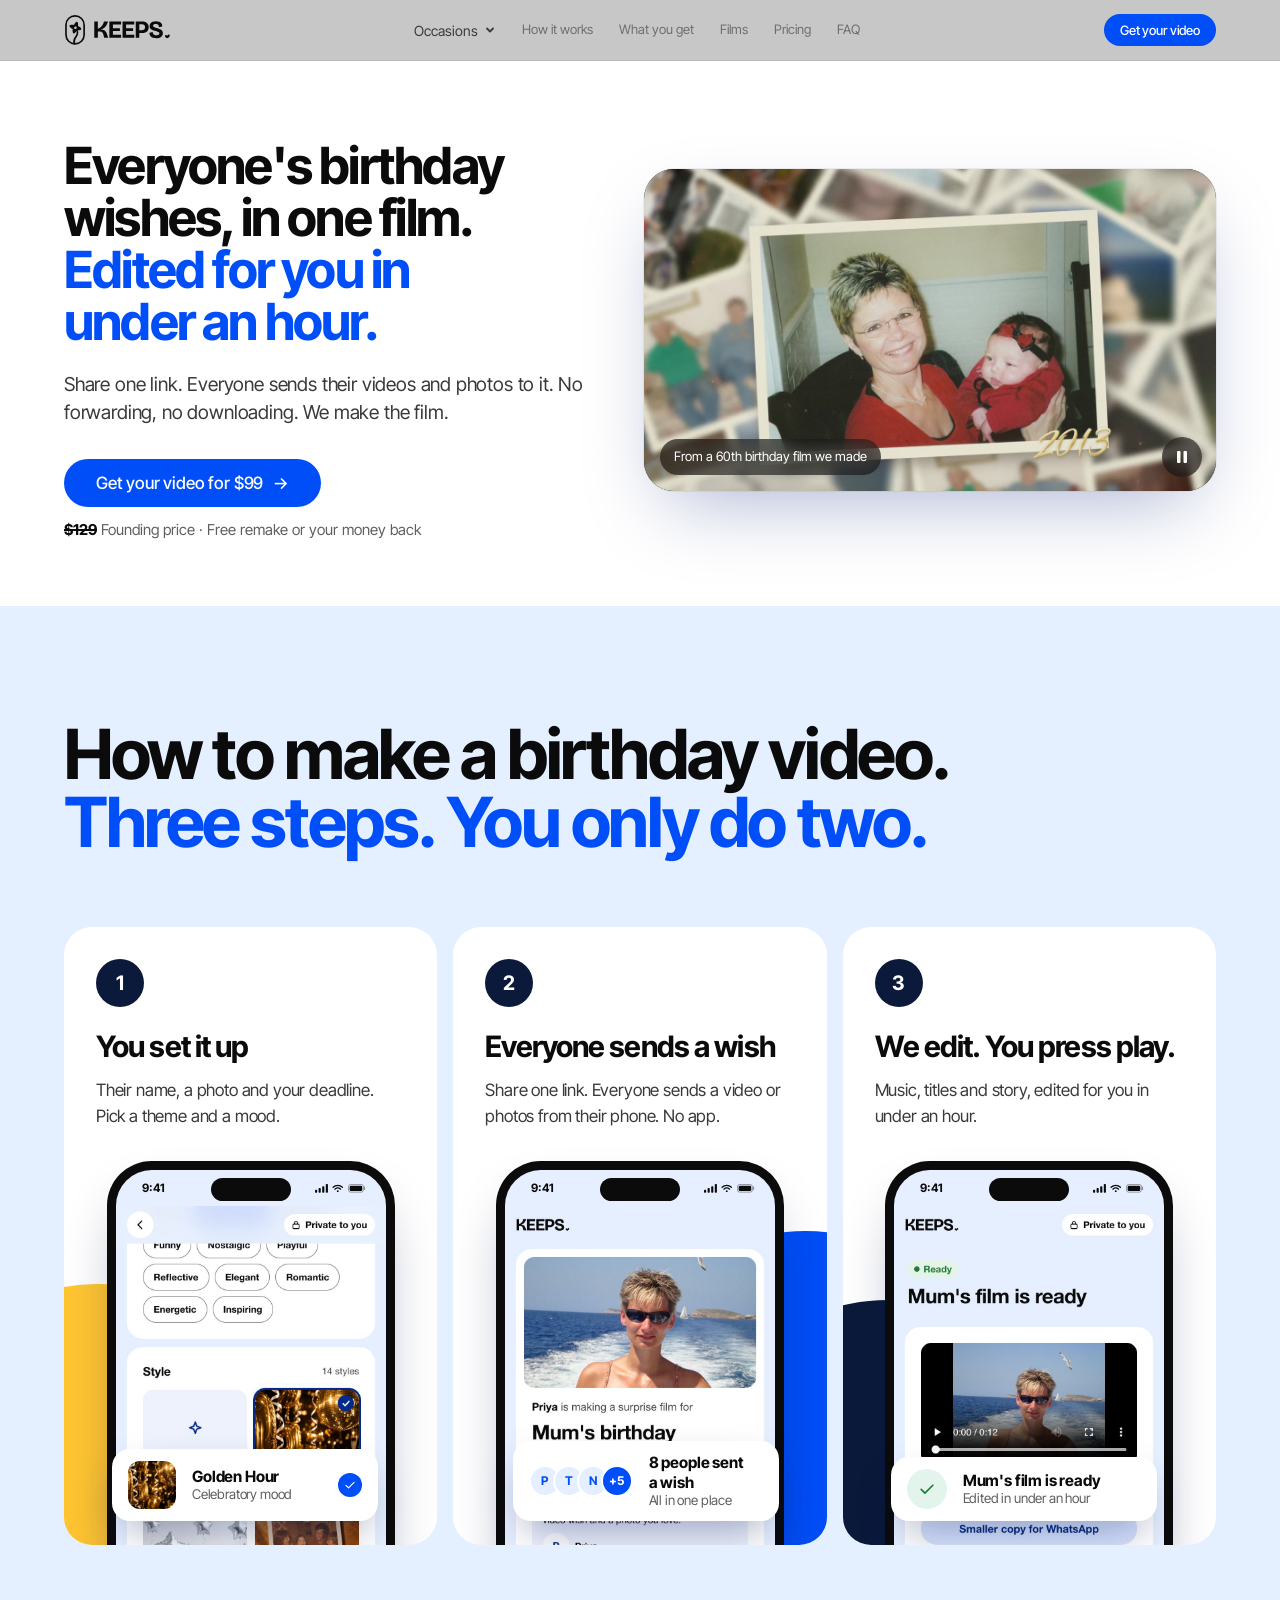
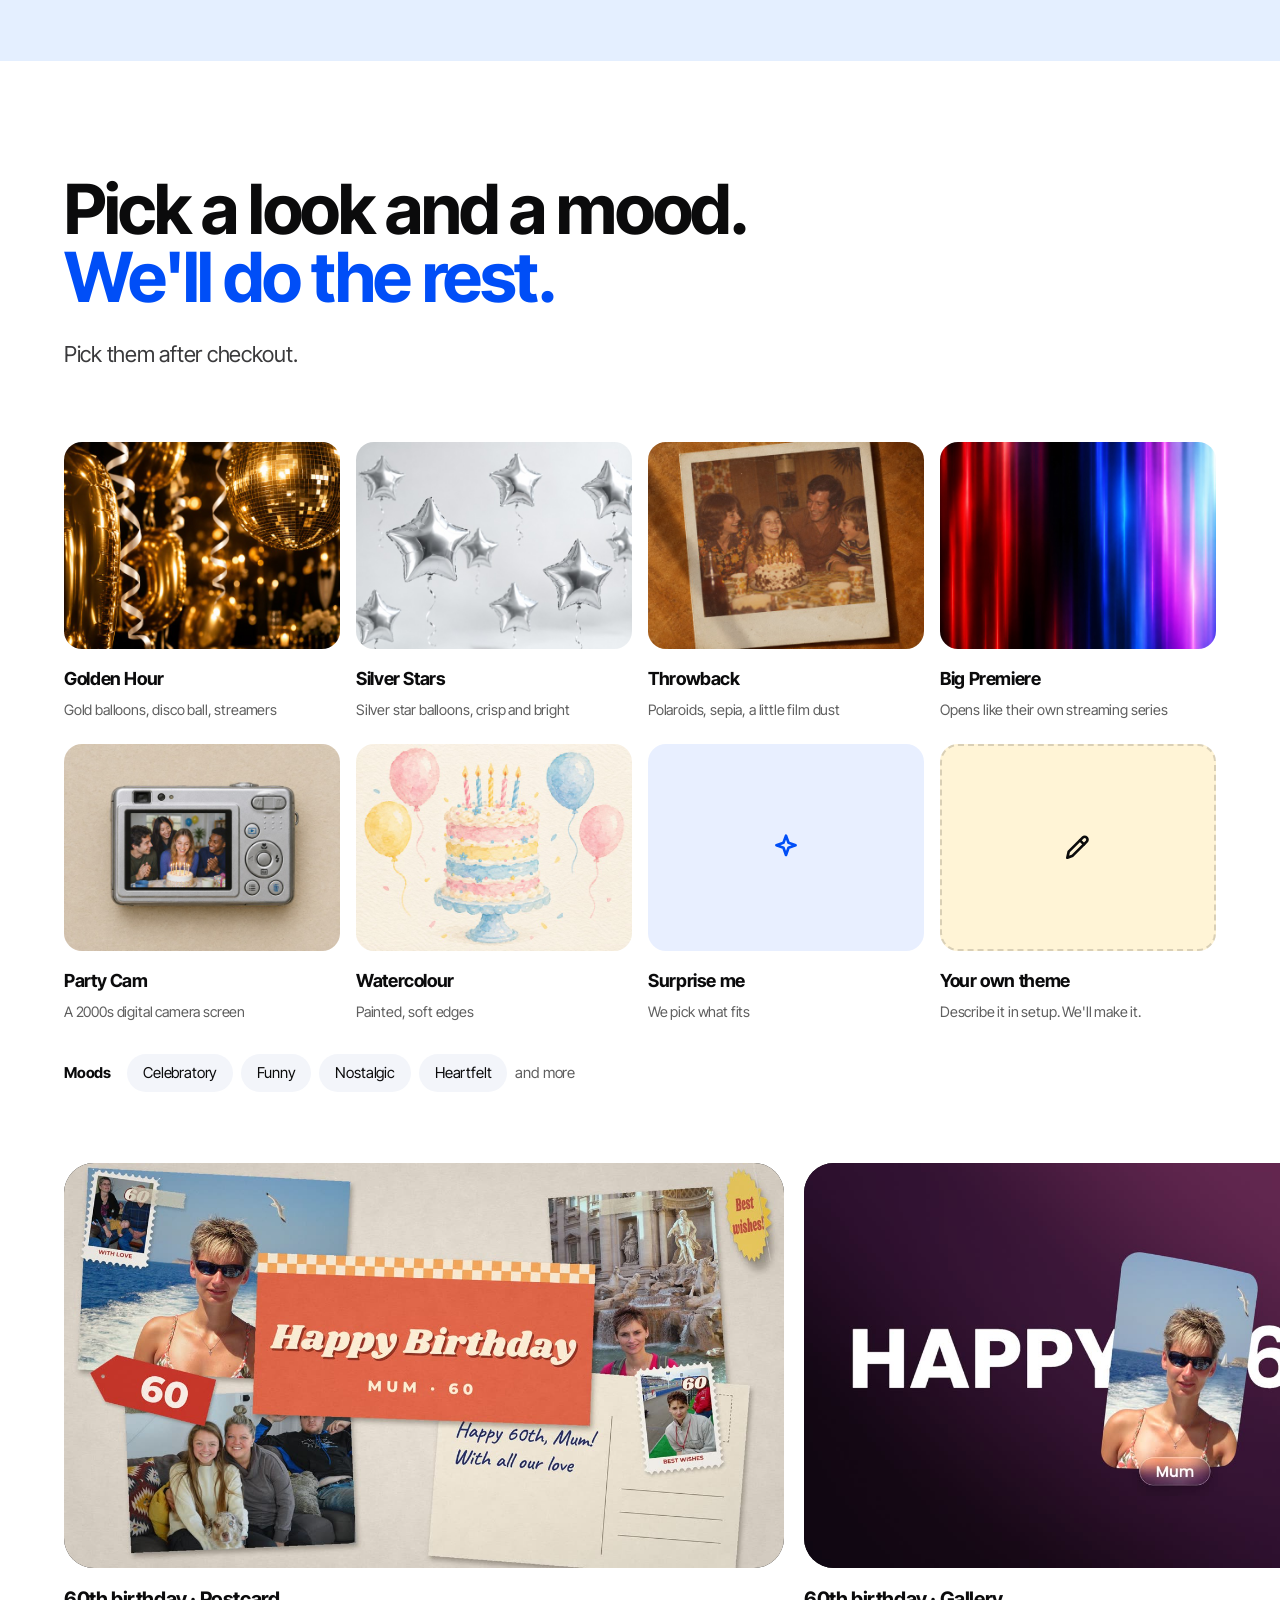
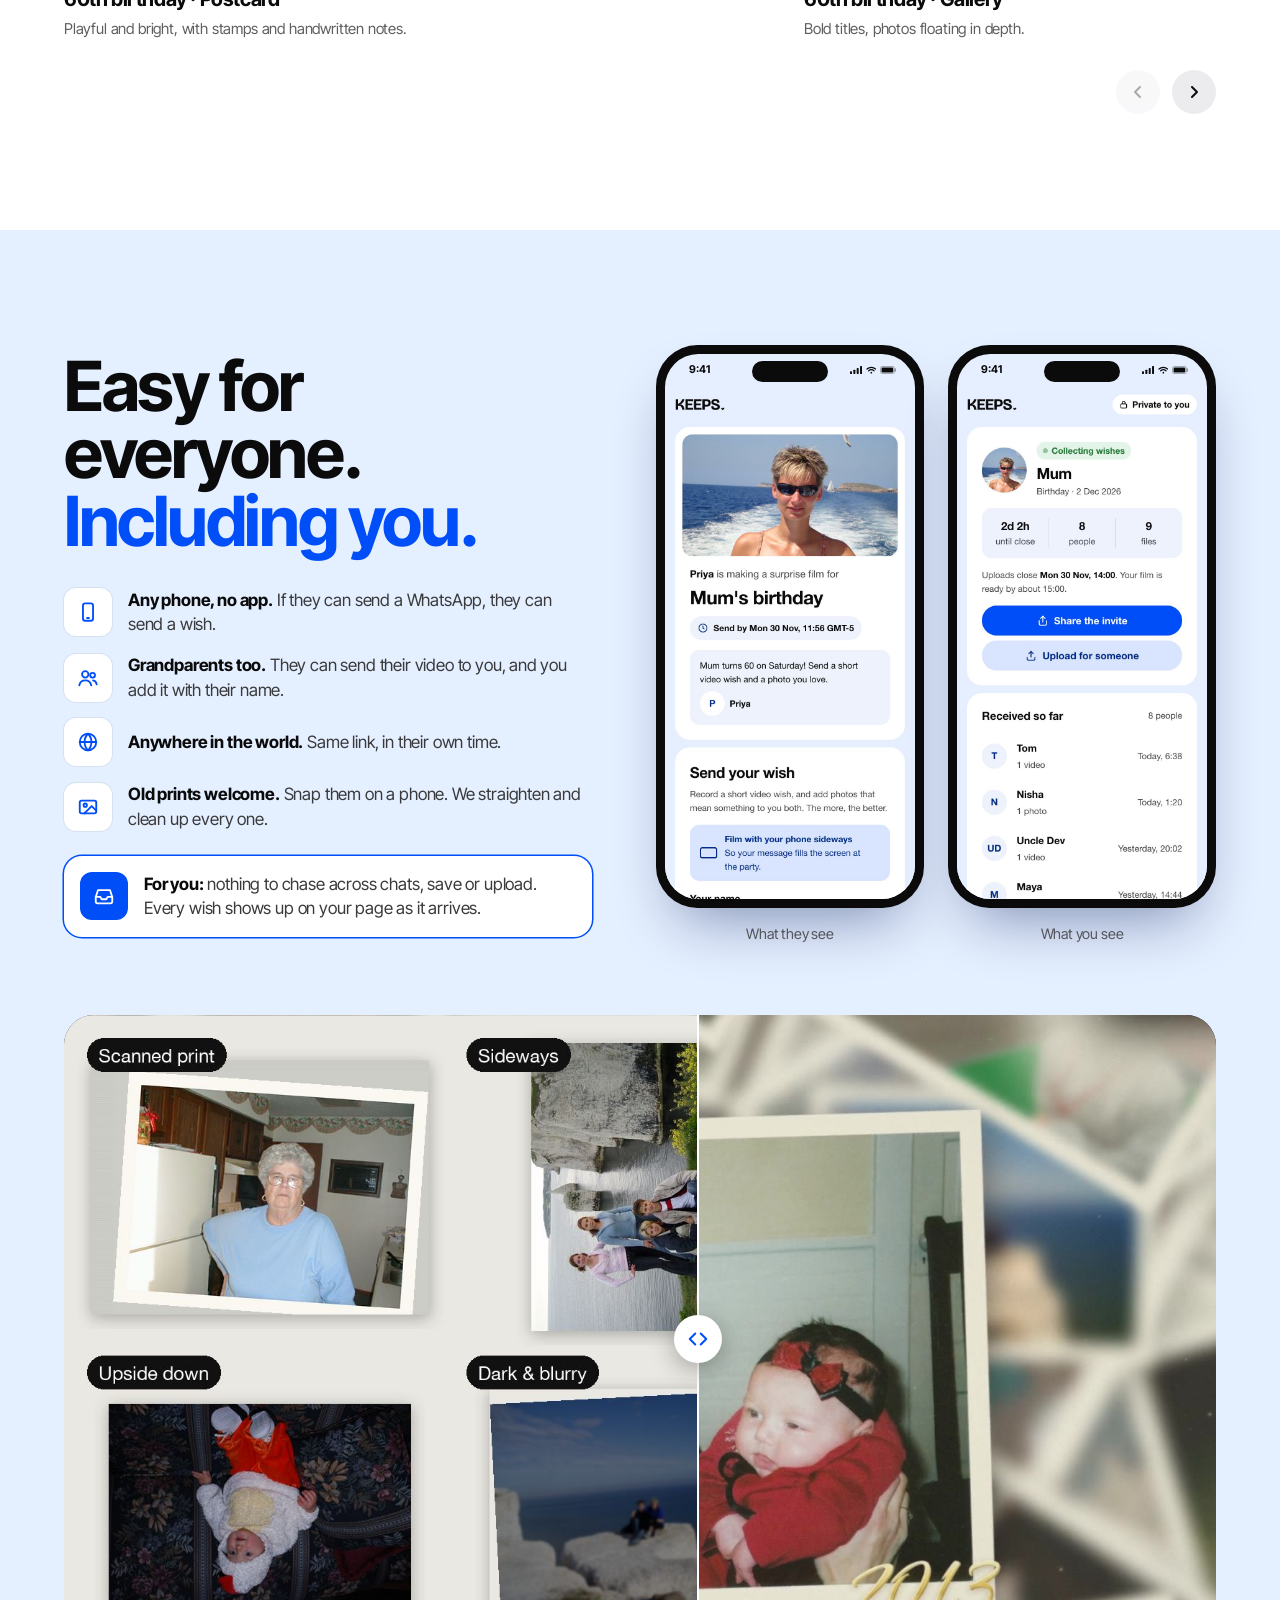
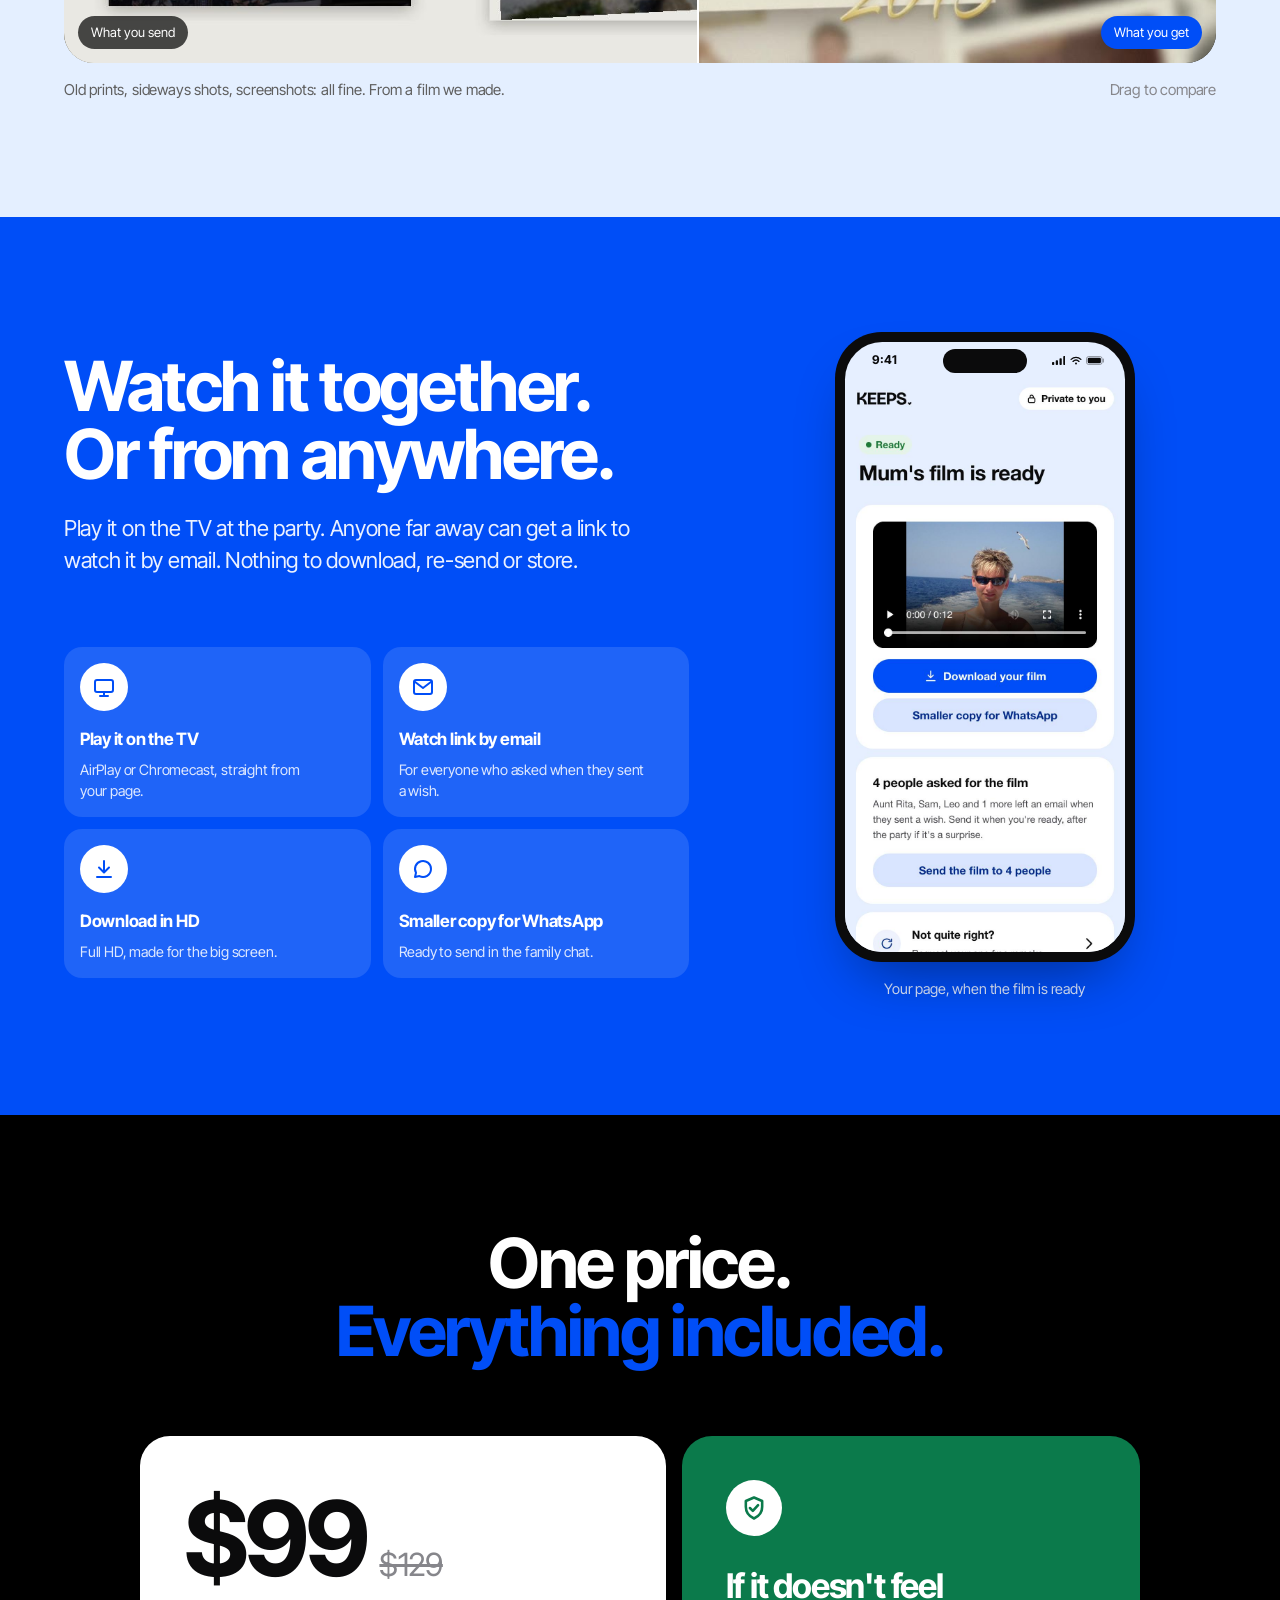
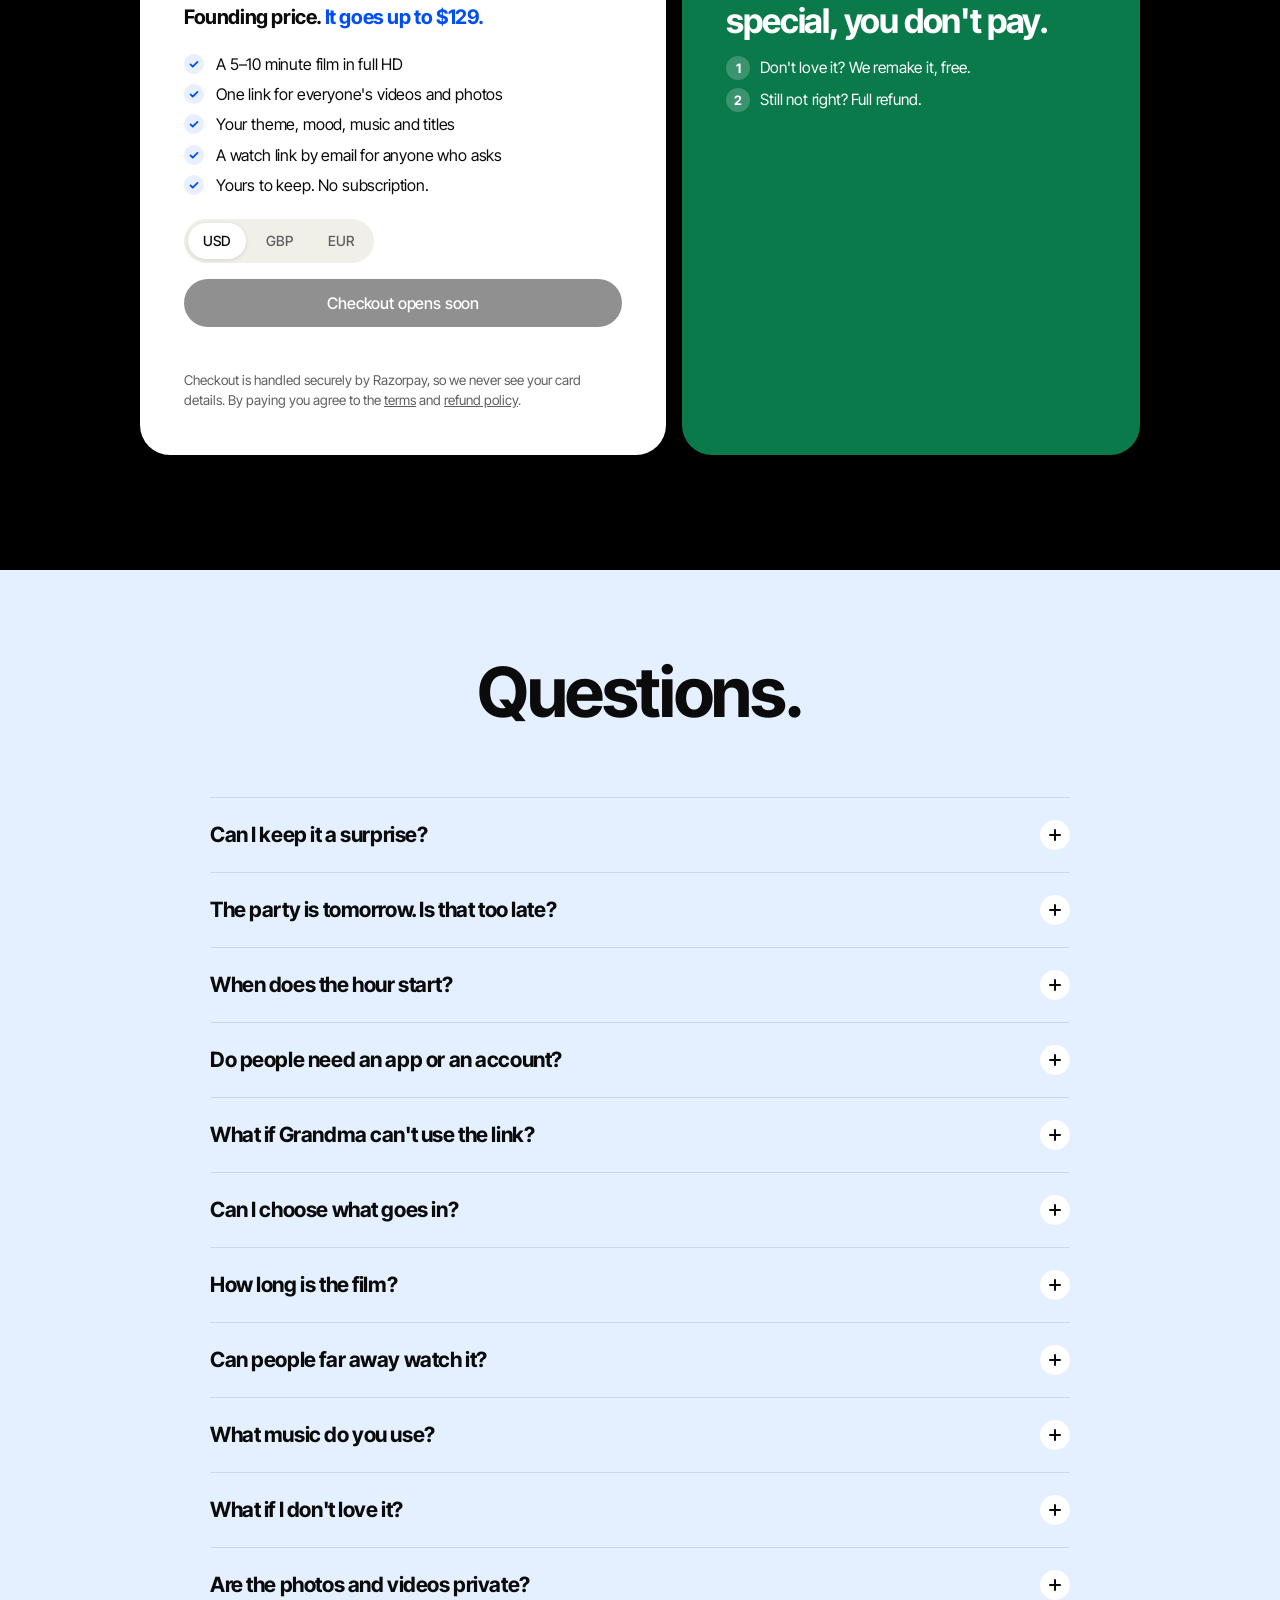
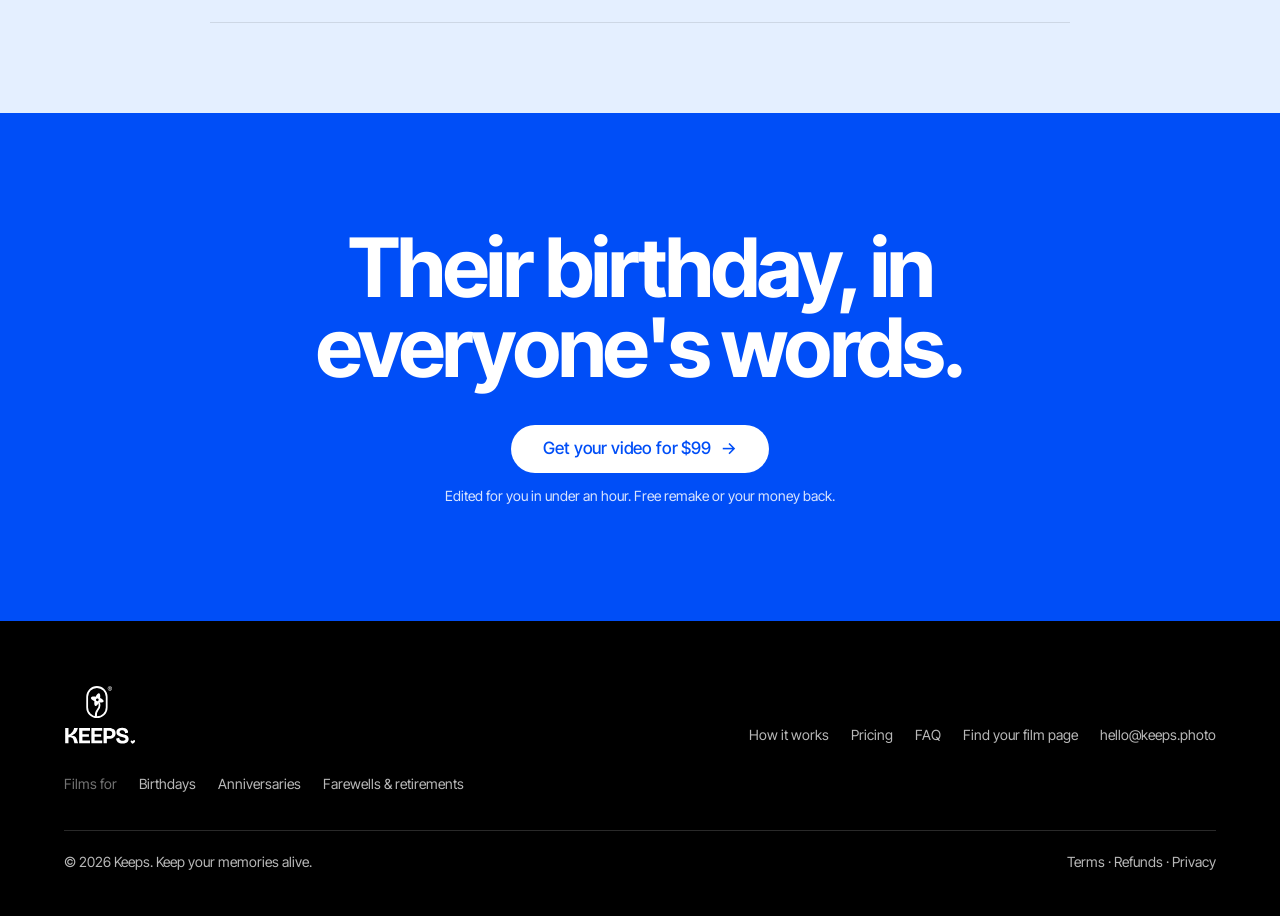
<file: birthday-video.html>
<!doctype html>
<html lang="en">
<head>
<meta charset="utf-8">
<meta name="viewport" content="width=device-width, initial-scale=1, viewport-fit=cover">
<title>Birthday Video from Friends &amp; Family, Edited for You | Keeps</title>
<meta name="description" content="Share one link. Friends and family send video messages and photos to it, with no forwarding or downloading. We edit a 5–10 minute birthday film for you for you in under an hour.">
<link rel="canonical" href="https://keeps.photo/birthday-video.html">
<meta property="og:type" content="website">
<meta property="og:url" content="https://keeps.photo/birthday-video.html">
<meta property="og:title" content="Everyone's birthday wishes, in one film. Edited for you in under an hour.">
<meta property="og:description" content="Share one link. Friends and family send video messages and photos to it, with no forwarding or downloading. We edit a 5–10 minute birthday film for you for you in under an hour.">
<meta property="og:image" content="https://keeps.photo/assets/brand/og.jpg">
<meta property="og:image:width" content="1200">
<meta property="og:image:height" content="630">
<meta name="twitter:card" content="summary_large_image">
<meta name="twitter:image" content="https://keeps.photo/assets/brand/og.jpg">
<meta name="theme-color" content="#ffffff">
<link rel="icon" href="assets/favicon.svg" type="image/svg+xml">
<link rel="preconnect" href="https://fonts.googleapis.com">
<link rel="preconnect" href="https://fonts.gstatic.com" crossorigin>
<link href="https://fonts.googleapis.com/css2?family=Inter+Tight:wght@300;400;500;700&display=swap" rel="stylesheet">
<link rel="preload" as="image" href="assets/films/hero.jpg">
<link rel="stylesheet" href="assets/keeps.css?v=20261205">
<link rel="stylesheet" href="assets/occasion.css?v=20261205">
<script type="application/ld+json">{"@context":"https://schema.org","@type":"BreadcrumbList","itemListElement":[{"@type":"ListItem","position":1,"name":"Keeps","item":"https://keeps.photo/"},{"@type":"ListItem","position":2,"name":"Birthday videos","item":"https://keeps.photo/birthday-video.html"}]}</script>
<!-- faq-jsonld:start --><script type="application/ld+json">{"@context":"https://schema.org","@type":"FAQPage","mainEntity":[{"@type":"Question","name":"Can I keep it a surprise?","acceptedAnswer":{"@type":"Answer","text":"Yes. Only people with the link can add to it, and we never contact the birthday person. Just don't post the link in a chat they're in."}},{"@type":"Question","name":"The party is tomorrow. Is that too late?","acceptedAnswer":{"@type":"Answer","text":"No. Set uploads to close tonight or early tomorrow. Your film is ready within an hour of them closing, day or night."}},{"@type":"Question","name":"When does the hour start?","acceptedAnswer":{"@type":"Answer","text":"When uploads close: at the deadline you set, or earlier if you close them yourself once everyone's in. Your film is ready within the hour after that, day or night."}},{"@type":"Question","name":"Do people need an app or an account?","acceptedAnswer":{"@type":"Answer","text":"No. It's a web link that opens on any phone or computer. They add their name, then record a video or upload photos."}},{"@type":"Question","name":"What if Grandma can't use the link?","acceptedAnswer":{"@type":"Answer","text":"She can send her video to you on WhatsApp instead. Save it and upload it on your page with her name, so it's credited to her."}},{"@type":"Question","name":"Can I choose what goes in?","acceptedAnswer":{"@type":"Answer","text":"Yes. Tell us their story, the moments that must be in it, the opening title and the closing line. We build the film around that."}},{"@type":"Question","name":"How long is the film?","acceptedAnswer":{"@type":"Answer","text":"Usually 5–10 minutes, depending on how much everyone sends. Long enough to tell the story, short enough to watch together."}},{"@type":"Question","name":"Can people far away watch it?","acceptedAnswer":{"@type":"Answer","text":"Yes. Anyone who leaves their email when they send something can get a link to watch the film. You choose when it goes out, so it stays a surprise. The film stays up for 30 days, so download a copy to keep."}},{"@type":"Question","name":"What music do you use?","acceptedAnswer":{"@type":"Answer","text":"Tracks that suit the mood you pick, from celebratory to heartfelt. Say more in your brief and we'll match it."}},{"@type":"Question","name":"What if I don't love it?","acceptedAnswer":{"@type":"Answer","text":"Email us what to change and we'll remake it once, free. If it's still not right, you get a full refund."}},{"@type":"Question","name":"Are the photos and videos private?","acceptedAnswer":{"@type":"Answer","text":"Yes. Uploads go to private storage that only Keeps can open, and they're deleted 30 days after your film is delivered. See the privacy policy."}}]}</script><!-- faq-jsonld:end -->
</head>
<body class="ocp bday" data-occasion="birthday">

<header class="nav">
  <div class="wrap">
    <div class="bar1">
      <a class="logo" href="index.html" aria-label="Keeps home"><span class="lock" aria-hidden="true"><svg class="mk" viewBox="108 8 122 176"><use href="assets/brand/keeps-mark.svg#mark"/></svg><svg class="wm" viewBox="0 222 368 92"><use href="assets/brand/keeps-logo.svg#logo"/></svg></span></a>
      <nav class="nav-links links-desk" aria-label="Main">
        <div class="occ-dd"><button type="button" class="occ-btn" aria-expanded="false" aria-controls="occ-menu">Occasions<svg class="chev" viewBox="0 0 12 12" width="12" height="12" fill="none" stroke="currentColor" stroke-width="1.8" stroke-linecap="round" stroke-linejoin="round" aria-hidden="true"><path d="M3 4.5l3 3 3-3"/></svg></button>
          <div class="occ-menu" id="occ-menu"><a href="birthday-video.html" aria-current="page" data-occ="birthday" data-from="nav"><span aria-hidden="true">🎂</span>Birthdays</a><a href="anniversary-video.html" data-occ="anniversary" data-from="nav"><span aria-hidden="true">💍</span>Anniversaries</a><a href="farewell-video.html" data-occ="farewell" data-from="nav"><span aria-hidden="true">👋</span>Farewells &amp; retirements</a></div></div>
        <a href="#how">How it works</a><a href="#get">What you get</a><a href="#films">Films</a><a href="#pricing">Pricing</a><a href="#faq">FAQ</a>
      </nav>
      <a class="btn primary sm nav-cta" href="#pricing" data-t="nav_cta">Get your video</a>
      <button class="burger" type="button" aria-expanded="false" aria-controls="mnav" aria-label="Open menu"><span></span><span></span></button>
    </div>
    <nav class="nav-links links-mob" id="mnav" aria-label="Main">
      <p class="mgrp">Occasions</p><a href="birthday-video.html" aria-current="page" data-occ="birthday" data-from="nav"><span aria-hidden="true">🎂</span>Birthdays</a><a href="anniversary-video.html" data-occ="anniversary" data-from="nav"><span aria-hidden="true">💍</span>Anniversaries</a><a href="farewell-video.html" data-occ="farewell" data-from="nav"><span aria-hidden="true">👋</span>Farewells &amp; retirements</a><p class="mgrp">On this page</p><a href="#how">How it works</a><a href="#get">What you get</a><a href="#films">Films</a><a href="#pricing">Pricing</a><a href="#faq">FAQ</a>
    </nav>
  </div>
</header>

<main id="top">

  <!-- 1. What it is, at a glance -->
  <section class="hero oc">
    <div class="wrap oc-hero">
      <div class="oc-copy">
        <h1><span>Everyone's birthday wishes, in one&nbsp;film.</span><span class="tone-blue">Edited for you in under an&nbsp;hour.</span></h1>
        <p class="sub">Share one link. Everyone sends their videos and photos to it. No forwarding, no downloading. We make the&nbsp;film.</p>
        <div class="cta-stack">
          <a class="btn primary" href="#pricing" data-t="hero_cta"><span>Get your video for <span data-price>$99</span></span> <span class="arrow" aria-hidden="true">→</span></a>
          <p class="price-note"><span data-founding><s data-was>$129</s> Founding price · </span>Free remake or your money&nbsp;back</p>
        </div>
      </div>
      <figure class="screen oc-film" id="hero-screen">
        <video id="hero-video" autoplay muted loop playsinline preload="metadata" poster="assets/films/hero.jpg" aria-label="Old family prints settling one by one, with the year written in gold.">
          <source src="assets/films/hero.mp4" type="video/mp4">
        </video>
        <figcaption class="tag">From a 60th birthday film we made</figcaption>
        <button class="vtoggle" type="button" aria-pressed="false" aria-label="Pause video" data-video="hero-video">
          <svg class="i-pause" viewBox="0 0 14 14" fill="currentColor" aria-hidden="true"><rect x="2" y="1" width="3.5" height="12" rx="1"/><rect x="8.5" y="1" width="3.5" height="12" rx="1"/></svg>
          <svg class="i-play" viewBox="0 0 14 14" fill="currentColor" aria-hidden="true"><path d="M3 1.5v11l9.5-5.5z"/></svg>
        </button>
      </figure>
    </div>
  </section>

  <!-- 2. How it works: three steps, you only do two -->
  <section class="band cream oc-how" id="how" aria-labelledby="how-h">
    <div class="wrap">
      <div class="head">
        <h2 class="h-lg rise" id="how-h"><span>How to make a birthday&nbsp;video.</span><span class="tone-blue">Three steps. You only do&nbsp;two.</span></h2>
      </div>
      <ol class="how-cards after-head">
        <li class="how-card c1 rise">
          <span class="num" aria-hidden="true">1</span>
          <h3><span class="sr">Step 1: </span>You set it up</h3>
          <p>Their name, a photo and your deadline. Pick a theme and a&nbsp;mood.</p>
          <div class="art"><span class="blob" aria-hidden="true"></span>
            <div class="handset"><div class="handset-frame"><div class="handset-scr"><div class="handset-sb" aria-hidden="true"><b>9:41</b><span class="isl"></span><span class="ic"><svg viewBox="0 0 18 12" fill="currentColor"><rect x="0" y="8" width="3" height="4" rx="1"/><rect x="5" y="5.5" width="3" height="6.5" rx="1"/><rect x="10" y="3" width="3" height="9" rx="1"/><rect x="15" y="0" width="3" height="12" rx="1"/></svg><svg viewBox="0 0 16 12" fill="none" stroke="currentColor" stroke-width="1.8" stroke-linecap="round"><path d="M1.5 4.5a9.5 9.5 0 0113 0M4 7.2a6 6 0 018 0"/><circle cx="8" cy="10" r="1.3" fill="currentColor" stroke="none"/></svg><svg viewBox="0 0 27 13" fill="none"><rect x=".75" y=".75" width="22.5" height="11.5" rx="3.2" stroke="currentColor" stroke-opacity=".45" stroke-width="1.2"/><rect x="2.5" y="2.5" width="19" height="8" rx="2" fill="currentColor"/><path d="M25 4.5v4" stroke="currentColor" stroke-opacity=".45" stroke-width="1.5" stroke-linecap="round"/></svg></span></div><img src="assets/occasions/birthday-setup.jpg" alt="Setup in Keeps: pick a mood and a theme for the film." width="804" height="1640" loading="lazy"></div></div></div>
            <div class="chip"><img class="sw" src="assets/styles/gold.jpg" alt="" width="640" height="480" loading="lazy"><span class="t"><b>Golden Hour</b><span>Celebratory mood</span></span><span class="tick"><svg viewBox="0 0 24 24" width="14" height="14" fill="none" stroke="currentColor" stroke-width="2" stroke-linecap="round" stroke-linejoin="round" aria-hidden="true"><path d="M5 12.5l4.5 4.5L19 7.5"/></svg></span></div>
          </div>
        </li>
        <li class="how-card c2 rise d1">
          <span class="num" aria-hidden="true">2</span>
          <h3><span class="sr">Step 2: </span>Everyone sends a wish</h3>
          <p>Share one link. Everyone sends a video or photos from their phone. No&nbsp;app.</p>
          <div class="art"><span class="blob" aria-hidden="true"></span>
            <div class="handset"><div class="handset-frame"><div class="handset-scr"><div class="handset-sb" aria-hidden="true"><b>9:41</b><span class="isl"></span><span class="ic"><svg viewBox="0 0 18 12" fill="currentColor"><rect x="0" y="8" width="3" height="4" rx="1"/><rect x="5" y="5.5" width="3" height="6.5" rx="1"/><rect x="10" y="3" width="3" height="9" rx="1"/><rect x="15" y="0" width="3" height="12" rx="1"/></svg><svg viewBox="0 0 16 12" fill="none" stroke="currentColor" stroke-width="1.8" stroke-linecap="round"><path d="M1.5 4.5a9.5 9.5 0 0113 0M4 7.2a6 6 0 018 0"/><circle cx="8" cy="10" r="1.3" fill="currentColor" stroke="none"/></svg><svg viewBox="0 0 27 13" fill="none"><rect x=".75" y=".75" width="22.5" height="11.5" rx="3.2" stroke="currentColor" stroke-opacity=".45" stroke-width="1.2"/><rect x="2.5" y="2.5" width="19" height="8" rx="2" fill="currentColor"/><path d="M25 4.5v4" stroke="currentColor" stroke-opacity=".45" stroke-width="1.5" stroke-linecap="round"/></svg></span></div><img src="assets/occasions/birthday-guest.jpg" alt="The page everyone gets from your link: who it's for, the deadline and your note." width="804" height="1640" loading="lazy"></div></div></div>
            <div class="chip"><span class="av"><i>P</i><i>T</i><i>N</i><i>+5</i></span><span class="t"><b>8 people sent a wish</b><span>All in one place</span></span></div>
          </div>
        </li>
        <li class="how-card c3 rise d2">
          <span class="num" aria-hidden="true">3</span>
          <h3><span class="sr">Step 3: </span>We edit. You press play.</h3>
          <p>Music, titles and story, edited for you in under an&nbsp;hour.</p>
          <div class="art"><span class="blob" aria-hidden="true"></span>
            <div class="handset"><div class="handset-frame"><div class="handset-scr"><div class="handset-sb" aria-hidden="true"><b>9:41</b><span class="isl"></span><span class="ic"><svg viewBox="0 0 18 12" fill="currentColor"><rect x="0" y="8" width="3" height="4" rx="1"/><rect x="5" y="5.5" width="3" height="6.5" rx="1"/><rect x="10" y="3" width="3" height="9" rx="1"/><rect x="15" y="0" width="3" height="12" rx="1"/></svg><svg viewBox="0 0 16 12" fill="none" stroke="currentColor" stroke-width="1.8" stroke-linecap="round"><path d="M1.5 4.5a9.5 9.5 0 0113 0M4 7.2a6 6 0 018 0"/><circle cx="8" cy="10" r="1.3" fill="currentColor" stroke="none"/></svg><svg viewBox="0 0 27 13" fill="none"><rect x=".75" y=".75" width="22.5" height="11.5" rx="3.2" stroke="currentColor" stroke-opacity=".45" stroke-width="1.2"/><rect x="2.5" y="2.5" width="19" height="8" rx="2" fill="currentColor"/><path d="M25 4.5v4" stroke="currentColor" stroke-opacity=".45" stroke-width="1.5" stroke-linecap="round"/></svg></span></div><img src="assets/occasions/birthday-ready.jpg" alt="Your page when the film is ready: play it, download it, or get a smaller copy for WhatsApp." width="804" height="1640" loading="lazy"></div></div></div>
            <div class="chip"><span class="ok"><svg viewBox="0 0 24 24" width="20" height="20" fill="none" stroke="currentColor" stroke-width="2" stroke-linecap="round" stroke-linejoin="round" aria-hidden="true"><path d="M5 12.5l4.5 4.5L19 7.5"/></svg></span><span class="t"><b>Mum's film is ready</b><span>Edited in under an hour</span></span></div>
          </div>
        </li>
      </ol>
    </div>
  </section>

  <!-- 3. Themes, moods and a real film -->
  <section class="band white" id="films" aria-labelledby="themes-h">
    <div class="wrap">
      <div class="head">
        <h2 class="h-lg rise" id="themes-h"><span>Pick a look and a&nbsp;mood.</span><span class="tone-blue">We'll do the&nbsp;rest.</span></h2>
        <p class="lede rise d1">Pick them after checkout.</p>
      </div>
      <ul class="oc-themes after-head">
          <li class="theme"><img src="assets/styles/gold.jpg" alt="" width="640" height="480" loading="lazy"><h3>Golden Hour</h3><p>Gold balloons, disco ball, streamers</p></li>
          <li class="theme"><img src="assets/styles/silver.jpg" alt="" width="640" height="480" loading="lazy"><h3>Silver Stars</h3><p>Silver star balloons, crisp and bright</p></li>
          <li class="theme"><img src="assets/styles/retro.jpg" alt="" width="640" height="480" loading="lazy"><h3>Throwback</h3><p>Polaroids, sepia, a little film dust</p></li>
          <li class="theme"><img src="assets/styles/premiere.jpg" alt="" width="640" height="480" loading="lazy"><h3>Big Premiere</h3><p>Opens like their own streaming series</p></li>
          <li class="theme"><img src="assets/styles/digicam.jpg" alt="" width="640" height="480" loading="lazy"><h3>Party Cam</h3><p>A 2000s digital camera screen</p></li>
          <li class="theme"><img src="assets/styles/watercolour.jpg" alt="" width="640" height="480" loading="lazy"><h3>Watercolour</h3><p>Painted, soft edges</p></li>
          <li class="theme surprise"><span class="tile"><svg viewBox="0 0 24 24" width="32" height="32" fill="none" stroke="currentColor" stroke-width="2" stroke-linecap="round" stroke-linejoin="round" aria-hidden="true"><path d="M12 3.5l1.9 5.3 5.3 1.9-5.3 1.9L12 18l-1.9-5.4L4.8 10.7l5.3-1.9z"/></svg></span><h3>Surprise me</h3><p>We pick what fits</p></li>
          <li class="theme own"><span class="tile"><svg viewBox="0 0 24 24" width="32" height="32" fill="none" stroke="currentColor" stroke-width="2" stroke-linecap="round" stroke-linejoin="round" aria-hidden="true"><path d="M4 20l1-4.5L15.5 5a2.1 2.1 0 0 1 3 3L8 18.5z"/><path d="M13.5 7l3 3"/></svg></span><h3>Your own theme</h3><p>Describe it in setup. We'll make&nbsp;it.</p></li>
      </ul>
      <div class="moods"><b>Moods</b><span>Celebratory</span><span>Funny</span><span>Nostalgic</span><span>Heartfelt</span><span class="more">and more</span></div>
      
      <div class="films after-head" id="film-strip" tabindex="0" aria-label="Films we've made, scroll sideways">
        <figure class="film">
          <div class="screen"><video muted loop playsinline preload="none" poster="assets/films/postcard.jpg" aria-label="Postcard style: travel postcards, stamps and a handwritten note."><source src="assets/films/postcard.mp4" type="video/mp4"></video></div>
          <h3>60th birthday · Postcard</h3><p>Playful and bright, with stamps and handwritten notes.</p>
        </figure>
        <figure class="film">
          <div class="screen"><video muted loop playsinline preload="none" poster="assets/films/gallery.jpg" aria-label="Gallery style: a big bold title with photos floating in depth."><source src="assets/films/gallery.mp4" type="video/mp4"></video></div>
          <h3>60th birthday · Gallery</h3><p>Bold titles, photos floating in depth.</p>
        </figure>
        <figure class="film">
          <div class="screen"><video muted loop playsinline preload="none" poster="assets/films/elegant.jpg" aria-label="Keepsake style: framed prints over a soft pile of memories."><source src="assets/films/elegant.mp4" type="video/mp4"></video></div>
          <h3>60th birthday · Keepsake</h3><p>Quiet and warm, one print at a time.</p>
        </figure>
      </div>
      <div class="film-nav">
        <button type="button" id="film-prev" aria-label="Previous film"><svg viewBox="0 0 16 16" fill="none" stroke="currentColor" stroke-width="2" stroke-linecap="round" stroke-linejoin="round"><path d="M10 3L5 8l5 5"/></svg></button>
        <button type="button" id="film-next" aria-label="Next film"><svg viewBox="0 0 16 16" fill="none" stroke="currentColor" stroke-width="2" stroke-linecap="round" stroke-linejoin="round"><path d="M6 3l5 5-5 5"/></svg></button>
      </div>
    </div>
  </section>

  <!-- 4. Easy for everyone, including the organiser -->
  <section class="band cream oc-easy" aria-labelledby="easy-h">
    <div class="wrap">
      <div class="easy-split">
        <div>
          <h2 class="h-lg rise" id="easy-h"><span>Easy for everyone.</span><span class="tone-blue">Including&nbsp;you.</span></h2>
          <ul class="easy rise d1">
            <li><span class="ic"><svg viewBox="0 0 24 24" width="22" height="22" fill="none" stroke="currentColor" stroke-width="2" stroke-linecap="round" stroke-linejoin="round" aria-hidden="true"><rect x="6.5" y="2.5" width="11" height="19" rx="2.5"/><path d="M11 18.5h2"/></svg></span><div><b>Any phone, no app.</b> If they can send a WhatsApp, they can send a&nbsp;wish.</div></li>
            <li><span class="ic"><svg viewBox="0 0 24 24" width="22" height="22" fill="none" stroke="currentColor" stroke-width="2" stroke-linecap="round" stroke-linejoin="round" aria-hidden="true"><circle cx="9" cy="8" r="3.5"/><path d="M2.5 20c.6-3.6 3.2-5.5 6.5-5.5s5.9 1.9 6.5 5.5"/><circle cx="17" cy="9" r="2.6"/><path d="M17.5 14.6c2.2.3 3.6 2 4 4.4"/></svg></span><div><b>Grandparents too.</b> They can send their video to you, and you add it with their&nbsp;name.</div></li>
            <li><span class="ic"><svg viewBox="0 0 24 24" width="22" height="22" fill="none" stroke="currentColor" stroke-width="2" stroke-linecap="round" stroke-linejoin="round" aria-hidden="true"><circle cx="12" cy="12" r="9"/><path d="M3 12h18M12 3c2.6 2.6 3.8 5.6 3.8 9s-1.2 6.4-3.8 9c-2.6-2.6-3.8-5.6-3.8-9S9.4 5.6 12 3z"/></svg></span><div><b>Anywhere in the world.</b> Same link, in their own&nbsp;time.</div></li>
            <li><span class="ic"><svg viewBox="0 0 24 24" width="22" height="22" fill="none" stroke="currentColor" stroke-width="2" stroke-linecap="round" stroke-linejoin="round" aria-hidden="true"><rect x="3" y="5" width="18" height="14" rx="2"/><circle cx="9" cy="10" r="1.8"/><path d="M21 16l-5-5-8 8"/></svg></span><div><b>Old prints welcome.</b> Snap them on a phone. We straighten and clean up every&nbsp;one.</div></li>
          </ul>
          <div class="you rise d2"><span class="ic"><svg viewBox="0 0 24 24" width="22" height="22" fill="none" stroke="currentColor" stroke-width="2" stroke-linecap="round" stroke-linejoin="round" aria-hidden="true"><path d="M3 13l2.5-7.5h13L21 13v5a2 2 0 0 1-2 2H5a2 2 0 0 1-2-2z"/><path d="M3 13h5l1.5 2.5h5L16 13h5"/></svg></span><div><b>For you:</b> nothing to chase across chats, save or upload. Every wish shows up on your page as it&nbsp;arrives.</div></div>
        </div>
        <div class="duo rise">
          <figure><div class="handset"><div class="handset-frame"><div class="handset-scr"><div class="handset-sb" aria-hidden="true"><b>9:41</b><span class="isl"></span><span class="ic"><svg viewBox="0 0 18 12" fill="currentColor"><rect x="0" y="8" width="3" height="4" rx="1"/><rect x="5" y="5.5" width="3" height="6.5" rx="1"/><rect x="10" y="3" width="3" height="9" rx="1"/><rect x="15" y="0" width="3" height="12" rx="1"/></svg><svg viewBox="0 0 16 12" fill="none" stroke="currentColor" stroke-width="1.8" stroke-linecap="round"><path d="M1.5 4.5a9.5 9.5 0 0113 0M4 7.2a6 6 0 018 0"/><circle cx="8" cy="10" r="1.3" fill="currentColor" stroke="none"/></svg><svg viewBox="0 0 27 13" fill="none"><rect x=".75" y=".75" width="22.5" height="11.5" rx="3.2" stroke="currentColor" stroke-opacity=".45" stroke-width="1.2"/><rect x="2.5" y="2.5" width="19" height="8" rx="2" fill="currentColor"/><path d="M25 4.5v4" stroke="currentColor" stroke-opacity=".45" stroke-width="1.5" stroke-linecap="round"/></svg></span></div><img src="assets/occasions/birthday-guest.jpg" alt="What guests see: who the film is for, the deadline and your note." width="804" height="1640" loading="lazy"></div></div></div><figcaption>What they see</figcaption></figure>
          <figure><div class="handset"><div class="handset-frame"><div class="handset-scr"><div class="handset-sb" aria-hidden="true"><b>9:41</b><span class="isl"></span><span class="ic"><svg viewBox="0 0 18 12" fill="currentColor"><rect x="0" y="8" width="3" height="4" rx="1"/><rect x="5" y="5.5" width="3" height="6.5" rx="1"/><rect x="10" y="3" width="3" height="9" rx="1"/><rect x="15" y="0" width="3" height="12" rx="1"/></svg><svg viewBox="0 0 16 12" fill="none" stroke="currentColor" stroke-width="1.8" stroke-linecap="round"><path d="M1.5 4.5a9.5 9.5 0 0113 0M4 7.2a6 6 0 018 0"/><circle cx="8" cy="10" r="1.3" fill="currentColor" stroke="none"/></svg><svg viewBox="0 0 27 13" fill="none"><rect x=".75" y=".75" width="22.5" height="11.5" rx="3.2" stroke="currentColor" stroke-opacity=".45" stroke-width="1.2"/><rect x="2.5" y="2.5" width="19" height="8" rx="2" fill="currentColor"/><path d="M25 4.5v4" stroke="currentColor" stroke-opacity=".45" stroke-width="1.5" stroke-linecap="round"/></svg></span></div><img src="assets/occasions/birthday-page.jpg" alt="Your page: time left, how many people have sent something, and each wish as it arrives." width="804" height="1640" loading="lazy"></div></div></div><figcaption>What you see</figcaption></figure>
        </div>
      </div>
      <div class="after-head rise">
        <div class="compare" id="compare">
          <picture><source media="(max-width: 640px)" srcset="assets/films/get-m.jpg"><img src="assets/films/get.jpg" alt="The finished film: one print, straightened and dated, in focus over a soft pile of memories." loading="lazy"></picture>
          <picture><source media="(max-width: 640px)" srcset="assets/films/send-m.jpg"><img class="before" src="assets/films/send.jpg" alt="What was sent: a scanned print, a sideways photo, a chat screenshot, an upside-down print, a dark blurry photo and a vertical video wish." loading="lazy"></picture>
          <span class="side l">What you send</span>
          <span class="side r">What you get</span>
          <div class="divider"></div>
          <input type="range" min="0" max="100" value="55" aria-label="Compare what you send with what you get">
          <div class="knob" aria-hidden="true"><svg viewBox="0 0 24 24" fill="none" stroke="currentColor" stroke-width="2.2" stroke-linecap="round" stroke-linejoin="round"><path d="M9 6l-6 6 6 6M15 6l6 6-6 6"/></svg></div>
        </div>
        <div class="compare-cap"><span>Old prints, sideways shots, screenshots: all fine. From a film we made.</span><span>Drag to compare</span></div>
      </div>
    </div>
  </section>

  <!-- 5. The reveal -->
  <section class="band blue oc-reveal" id="get" aria-labelledby="get-h">
    <div class="wrap reveal-split">
      <div>
        <h2 class="h-lg rise" id="get-h"><span>Watch it together. Or from&nbsp;anywhere.</span></h2>
        <p class="lede rise d1">Play it on the TV at the party. Anyone far away can get a link to watch it by email. Nothing to download, re-send or&nbsp;store.</p>
        <ul class="oc-tiles after-head">
          <li><span class="ic"><svg viewBox="0 0 24 24" width="24" height="24" fill="none" stroke="currentColor" stroke-width="2" stroke-linecap="round" stroke-linejoin="round" aria-hidden="true"><rect x="3" y="5" width="18" height="12" rx="2"/><path d="M8 21h8M12 17v4"/></svg></span><h3>Play it on the TV</h3><p>AirPlay or Chromecast, straight from your page.</p></li>
          <li><span class="ic"><svg viewBox="0 0 24 24" width="24" height="24" fill="none" stroke="currentColor" stroke-width="2" stroke-linecap="round" stroke-linejoin="round" aria-hidden="true"><rect x="3" y="5" width="18" height="14" rx="2"/><path d="M3.5 6.5l8.5 6.5 8.5-6.5"/></svg></span><h3>Watch link by email</h3><p>For everyone who asked when they sent a wish.</p></li>
          <li><span class="ic"><svg viewBox="0 0 24 24" width="24" height="24" fill="none" stroke="currentColor" stroke-width="2" stroke-linecap="round" stroke-linejoin="round" aria-hidden="true"><path d="M12 4v11M7 10.5l5 5 5-5M5 20h14"/></svg></span><h3>Download in HD</h3><p>Full HD, made for the big screen.</p></li>
          <li><span class="ic"><svg viewBox="0 0 24 24" width="24" height="24" fill="none" stroke="currentColor" stroke-width="2" stroke-linecap="round" stroke-linejoin="round" aria-hidden="true"><path d="M20 12a8 8 0 0 1-11.6 7.1L4 20l1-4.2A8 8 0 1 1 20 12z"/></svg></span><h3>Smaller copy for WhatsApp</h3><p>Ready to send in the family chat.</p></li>
        </ul>
      </div>
      <figure class="solo rise"><div class="handset"><div class="handset-frame"><div class="handset-scr"><div class="handset-sb" aria-hidden="true"><b>9:41</b><span class="isl"></span><span class="ic"><svg viewBox="0 0 18 12" fill="currentColor"><rect x="0" y="8" width="3" height="4" rx="1"/><rect x="5" y="5.5" width="3" height="6.5" rx="1"/><rect x="10" y="3" width="3" height="9" rx="1"/><rect x="15" y="0" width="3" height="12" rx="1"/></svg><svg viewBox="0 0 16 12" fill="none" stroke="currentColor" stroke-width="1.8" stroke-linecap="round"><path d="M1.5 4.5a9.5 9.5 0 0113 0M4 7.2a6 6 0 018 0"/><circle cx="8" cy="10" r="1.3" fill="currentColor" stroke="none"/></svg><svg viewBox="0 0 27 13" fill="none"><rect x=".75" y=".75" width="22.5" height="11.5" rx="3.2" stroke="currentColor" stroke-opacity=".45" stroke-width="1.2"/><rect x="2.5" y="2.5" width="19" height="8" rx="2" fill="currentColor"/><path d="M25 4.5v4" stroke="currentColor" stroke-opacity=".45" stroke-width="1.5" stroke-linecap="round"/></svg></span></div><img src="assets/occasions/birthday-ready.jpg" alt="Your page when the film is ready: play it, download it, get a smaller copy for WhatsApp, and send it to the people who asked." width="804" height="1640" loading="lazy"></div></div></div><figcaption>Your page, when the film is ready</figcaption></figure>
    </div>
  </section>

  <!-- 6. Price and guarantee -->
  <section class="band dark" id="pricing" aria-labelledby="price-h">
    <div class="wrap">
      <div class="head center" style="text-align:center">
        <h2 class="h-lg rise" id="price-h"><span>One price.</span><span class="tone-blue">Everything included.</span></h2>
      </div>
      <div class="price-wrap after-head">
        <div class="price-card rise">
          <div class="price-row"><span class="now" data-price>$99</span><s data-was>$129</s></div>
          <p class="promise" data-founding>Founding price. <span>It goes up to <span data-was-plain>$129</span>.</span></p>
          <ul class="incl">
            <li>A <span class="nb">5–10 minute</span> film in full&nbsp;HD</li>
            <li>One link for everyone's videos and&nbsp;photos</li>
            <li>Your theme, mood, music and&nbsp;titles</li>
            <li>A watch link by email for anyone who&nbsp;asks</li>
            <li>Yours to keep. No&nbsp;subscription.</li>
          </ul>
          <div class="cur" role="group" aria-label="Currency">
            <button type="button" data-cur="USD" aria-pressed="true">USD</button>
            <button type="button" data-cur="GBP" aria-pressed="false">GBP</button>
            <button type="button" data-cur="EUR" aria-pressed="false">EUR</button>
          </div>
          <div id="pay" aria-live="polite"></div>
          <p class="status" id="pay-status" role="status"></p>
          <p class="fine">Checkout is handled securely by Razorpay, so we never see your card details. By paying you agree to the <a href="terms.html">terms</a> and <a href="refunds.html">refund policy</a>.</p>
        </div>
        <div class="guarantee rise d1">
          <span class="seal" aria-hidden="true"><svg viewBox="0 0 24 24" fill="none" stroke="currentColor" stroke-width="2.2" stroke-linecap="round" stroke-linejoin="round"><path d="M12 3l7 3v5c0 4.5-3 8.3-7 10-4-1.7-7-5.5-7-10V6l7-3z"/><path d="M8.5 12l2.5 2.5 4.5-5"/></svg></span>
          <h3>If it doesn't feel special, you don't&nbsp;pay.</h3>
          <ol class="steps2">
            <li><b>1</b>Don't love it? We remake it,&nbsp;free.</li>
            <li><b>2</b>Still not right? Full&nbsp;refund.</li>
          </ol>
        </div>
      </div>
    </div>
  </section>

  <!-- 7. Last worries -->
  <section class="band cream tight" id="faq" aria-labelledby="faq-h">
    <div class="wrap">
      <div class="head center" style="text-align:center">
        <h2 class="h-lg rise" id="faq-h"><span>Questions.</span></h2>
      </div>
      <div class="faq after-head">
        <details><summary>Can I keep it a surprise?<span class="pm" aria-hidden="true"></span></summary><div class="a">Yes. Only people with the link can add to it, and we never contact the birthday person. Just don't post the link in a chat they're in.</div></details>
        <details><summary>The party is tomorrow. Is that too late?<span class="pm" aria-hidden="true"></span></summary><div class="a">No. Set uploads to close tonight or early tomorrow. Your film is ready within an hour of them closing, day or night.</div></details>
        <details><summary>When does the hour start?<span class="pm" aria-hidden="true"></span></summary><div class="a">When uploads close: at the deadline you set, or earlier if you close them yourself once everyone's in. Your film is ready within the hour after that, day or night.</div></details>
        <details><summary>Do people need an app or an account?<span class="pm" aria-hidden="true"></span></summary><div class="a">No. It's a web link that opens on any phone or computer. They add their name, then record a video or upload photos.</div></details>
        <details><summary>What if Grandma can't use the link?<span class="pm" aria-hidden="true"></span></summary><div class="a">She can send her video to you on WhatsApp instead. Save it and upload it on your page with her name, so it's credited to her.</div></details>
        <details><summary>Can I choose what goes in?<span class="pm" aria-hidden="true"></span></summary><div class="a">Yes. Tell us their story, the moments that must be in it, the opening title and the closing line. We build the film around that.</div></details>
        <details><summary>How long is the film?<span class="pm" aria-hidden="true"></span></summary><div class="a">Usually 5–10 minutes, depending on how much everyone sends. Long enough to tell the story, short enough to watch together.</div></details>
        <details><summary>Can people far away watch it?<span class="pm" aria-hidden="true"></span></summary><div class="a">Yes. Anyone who leaves their email when they send something can get a link to watch the film. You choose when it goes out, so it stays a surprise. The film stays up for 30 days, so download a copy to keep.</div></details>
        <details><summary>What music do you use?<span class="pm" aria-hidden="true"></span></summary><div class="a">Tracks that suit the mood you pick, from celebratory to heartfelt. Say more in your brief and we'll match it.</div></details>
        <details><summary>What if I don't love it?<span class="pm" aria-hidden="true"></span></summary><div class="a">Email us what to change and we'll remake it once, free. If it's still not right, you get a full refund.</div></details>
        <details><summary>Are the photos and videos private?<span class="pm" aria-hidden="true"></span></summary><div class="a">Yes. Uploads go to private storage that only Keeps can open, and they're deleted 30 days after your film is delivered. See the <a href="privacy.html">privacy policy</a>.</div></details>
      </div>
    </div>
  </section>

  <section class="band blue final" aria-labelledby="final-h">
    <div class="wrap">
      <h2 class="h-xl rise" id="final-h">Their birthday, in everyone's&nbsp;words.</h2>
      <div class="cta-stack rise d1">
        <a class="btn white" href="#pricing" data-t="final_cta"><span>Get your video for <span data-price>$99</span></span> <span class="arrow" aria-hidden="true">→</span></a>
        <p class="micro">Edited for you in under an hour. Free remake or your money&nbsp;back.</p>
      </div>
    </div>
  </section>
</main>

<div class="sticky-cta" id="sticky-cta" aria-hidden="true">
  <a class="btn primary" href="#pricing" tabindex="-1" data-t="sticky_cta"><span>Get your video for <span data-price>$99</span></span> <span class="arrow" aria-hidden="true">→</span></a>
  <span class="sc-note"><span data-founding><s data-was>$129</s> · </span>Edited in under an hour</span>
</div>

<footer class="foot">
  <div class="wrap">
    <div class="row">
      <a class="logo" href="index.html" aria-label="Keeps home"><svg class="lockup" viewBox="0 8 368 308" aria-hidden="true"><use href="assets/brand/keeps-logo.svg#logo"/></svg></a>
      <nav aria-label="Footer">
        <a href="#how">How it works</a><a href="#pricing">Pricing</a><a href="#faq">FAQ</a><a href="find.html">Find your film page</a><a data-contact></a>
      </nav>
    </div>
    <nav class="occ-links" aria-label="Occasions"><span>Films for</span><a href="birthday-video.html" aria-current="page">Birthdays</a><a href="anniversary-video.html">Anniversaries</a><a href="farewell-video.html">Farewells &amp; retirements</a></nav>
    <div class="legal">
      <span>© 2026 Keeps. Keep your memories alive.</span>
      <span><a href="terms.html">Terms</a> · <a href="refunds.html">Refunds</a> · <a href="privacy.html">Privacy</a></span>
    </div>
  </div>
</footer>

<script src="assets/config.js?v=20261205"></script><script src="assets/analytics.js?v=20261205"></script>
<script src="assets/common.js?v=20261205"></script><script src="assets/ads.js?v=20261205"></script>
<script src="assets/landing.js?v=20261205"></script><script src="assets/occasion.js?v=20261205"></script>
</body>
</html>
</file>
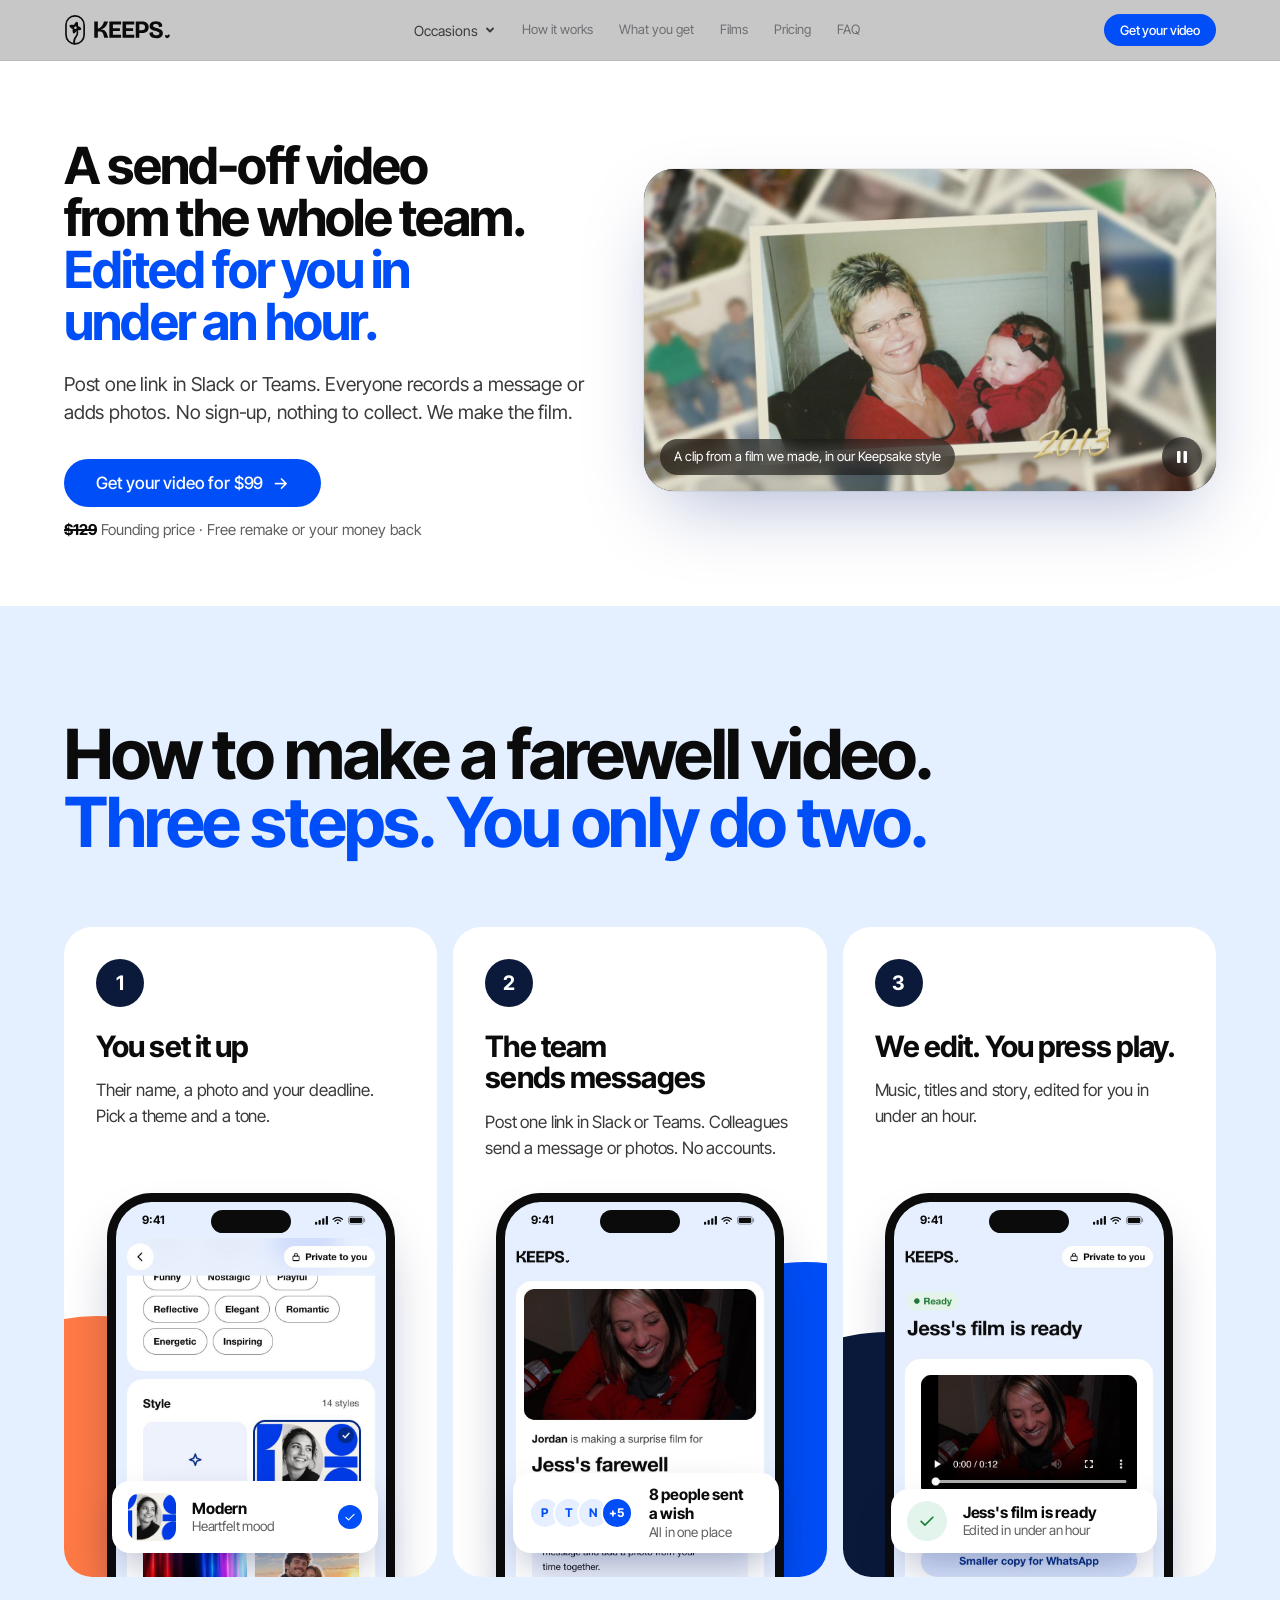
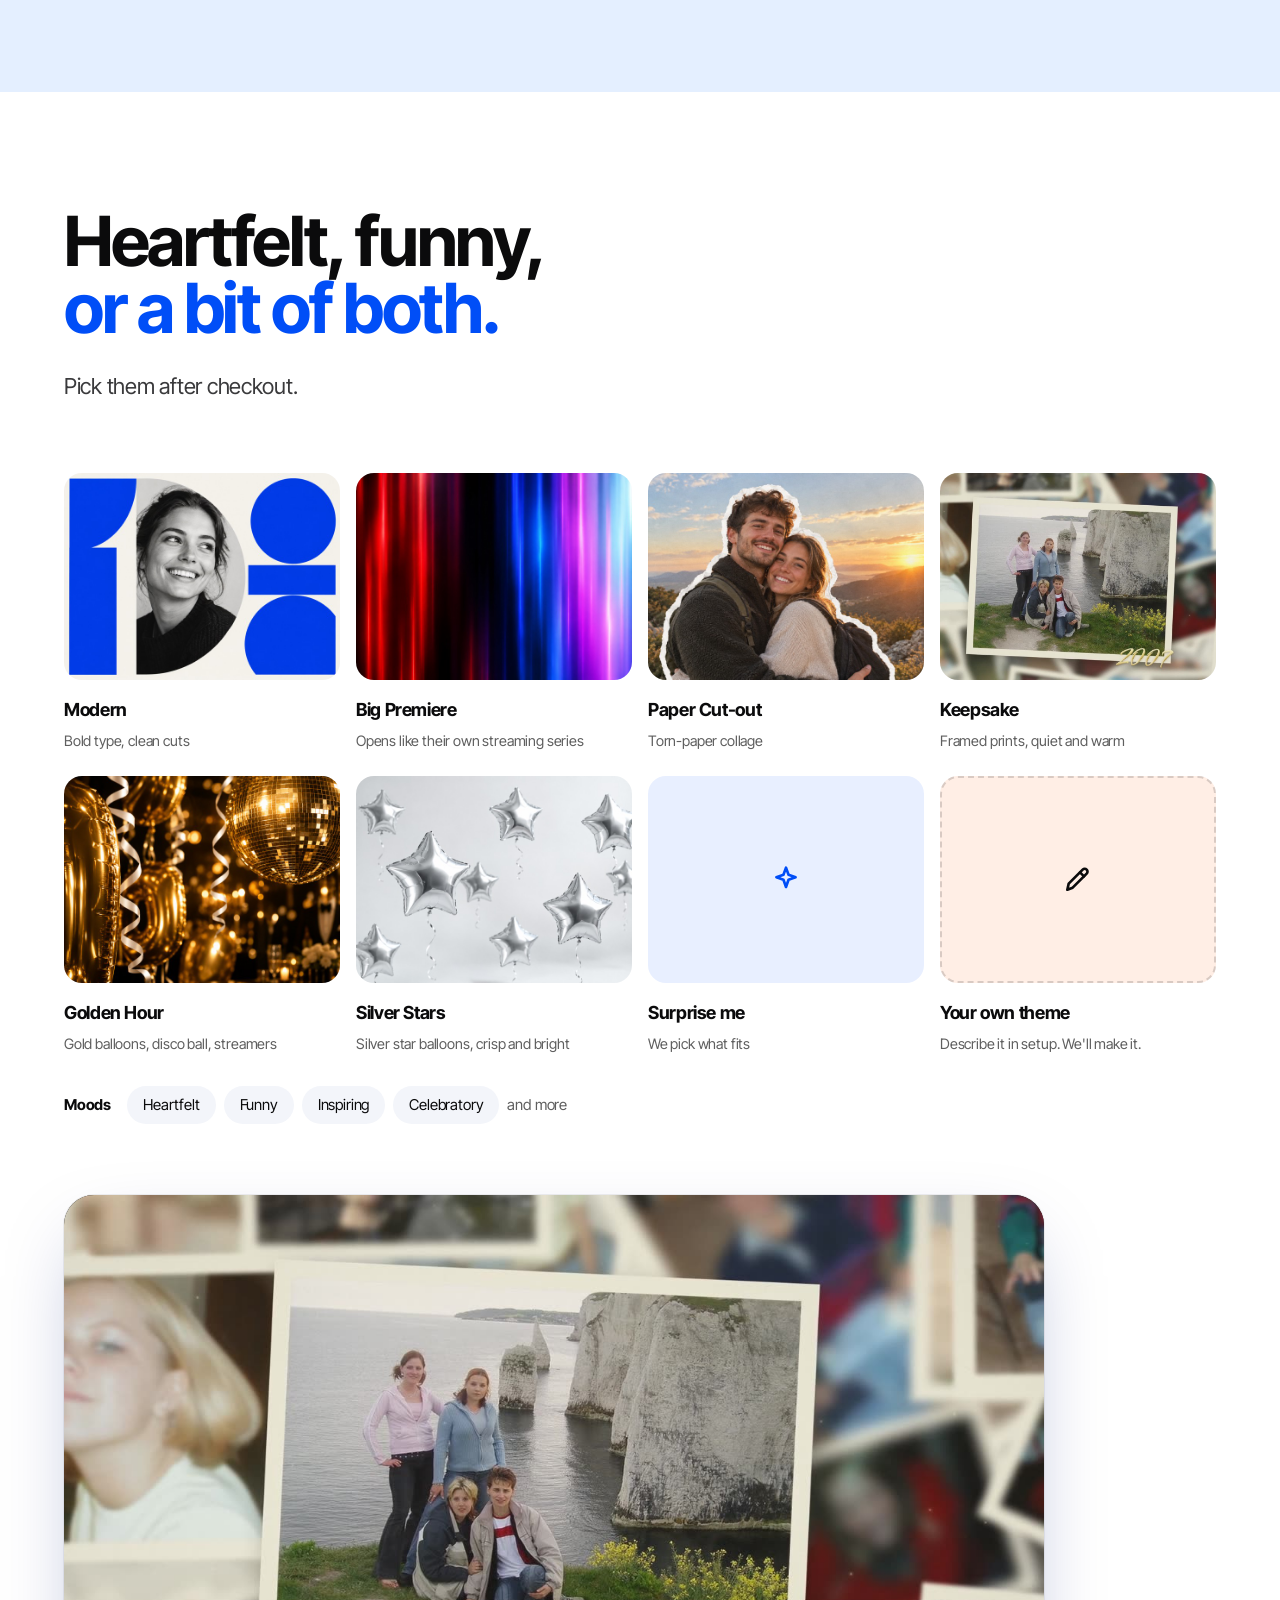
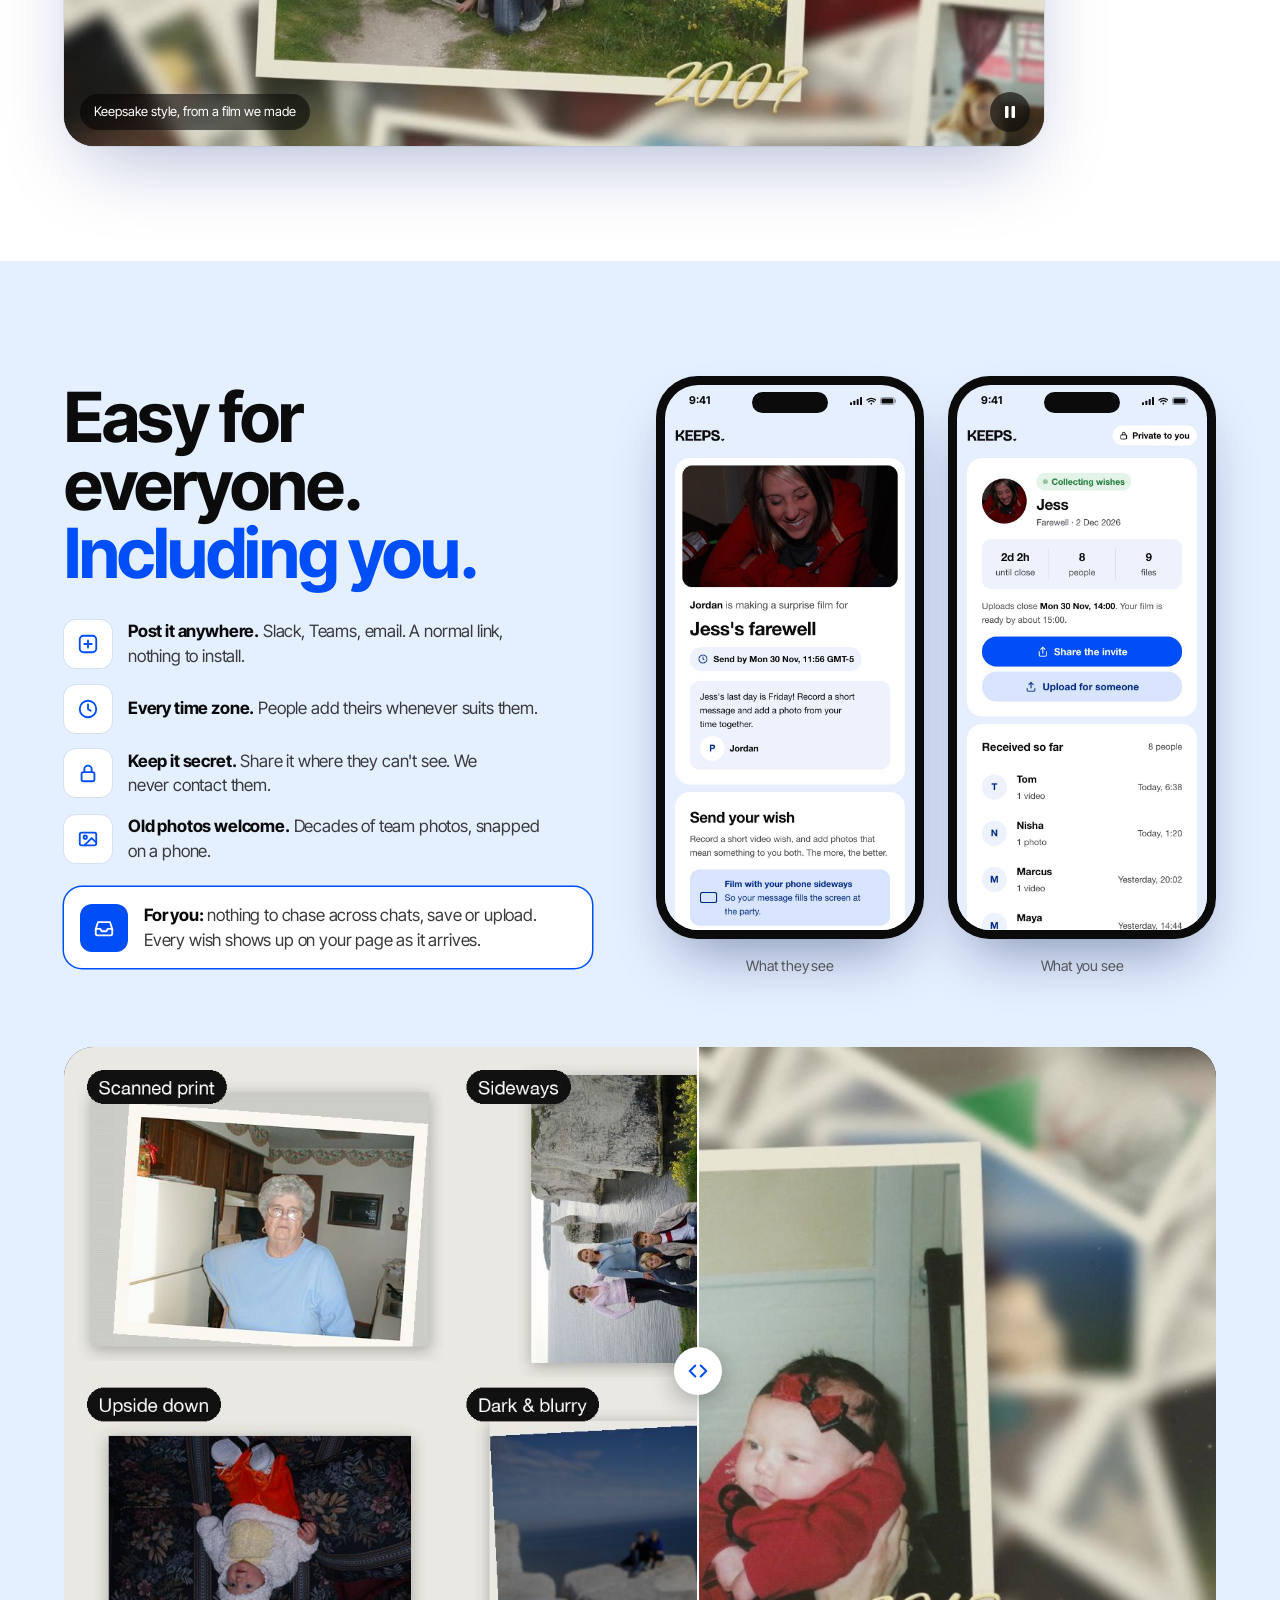
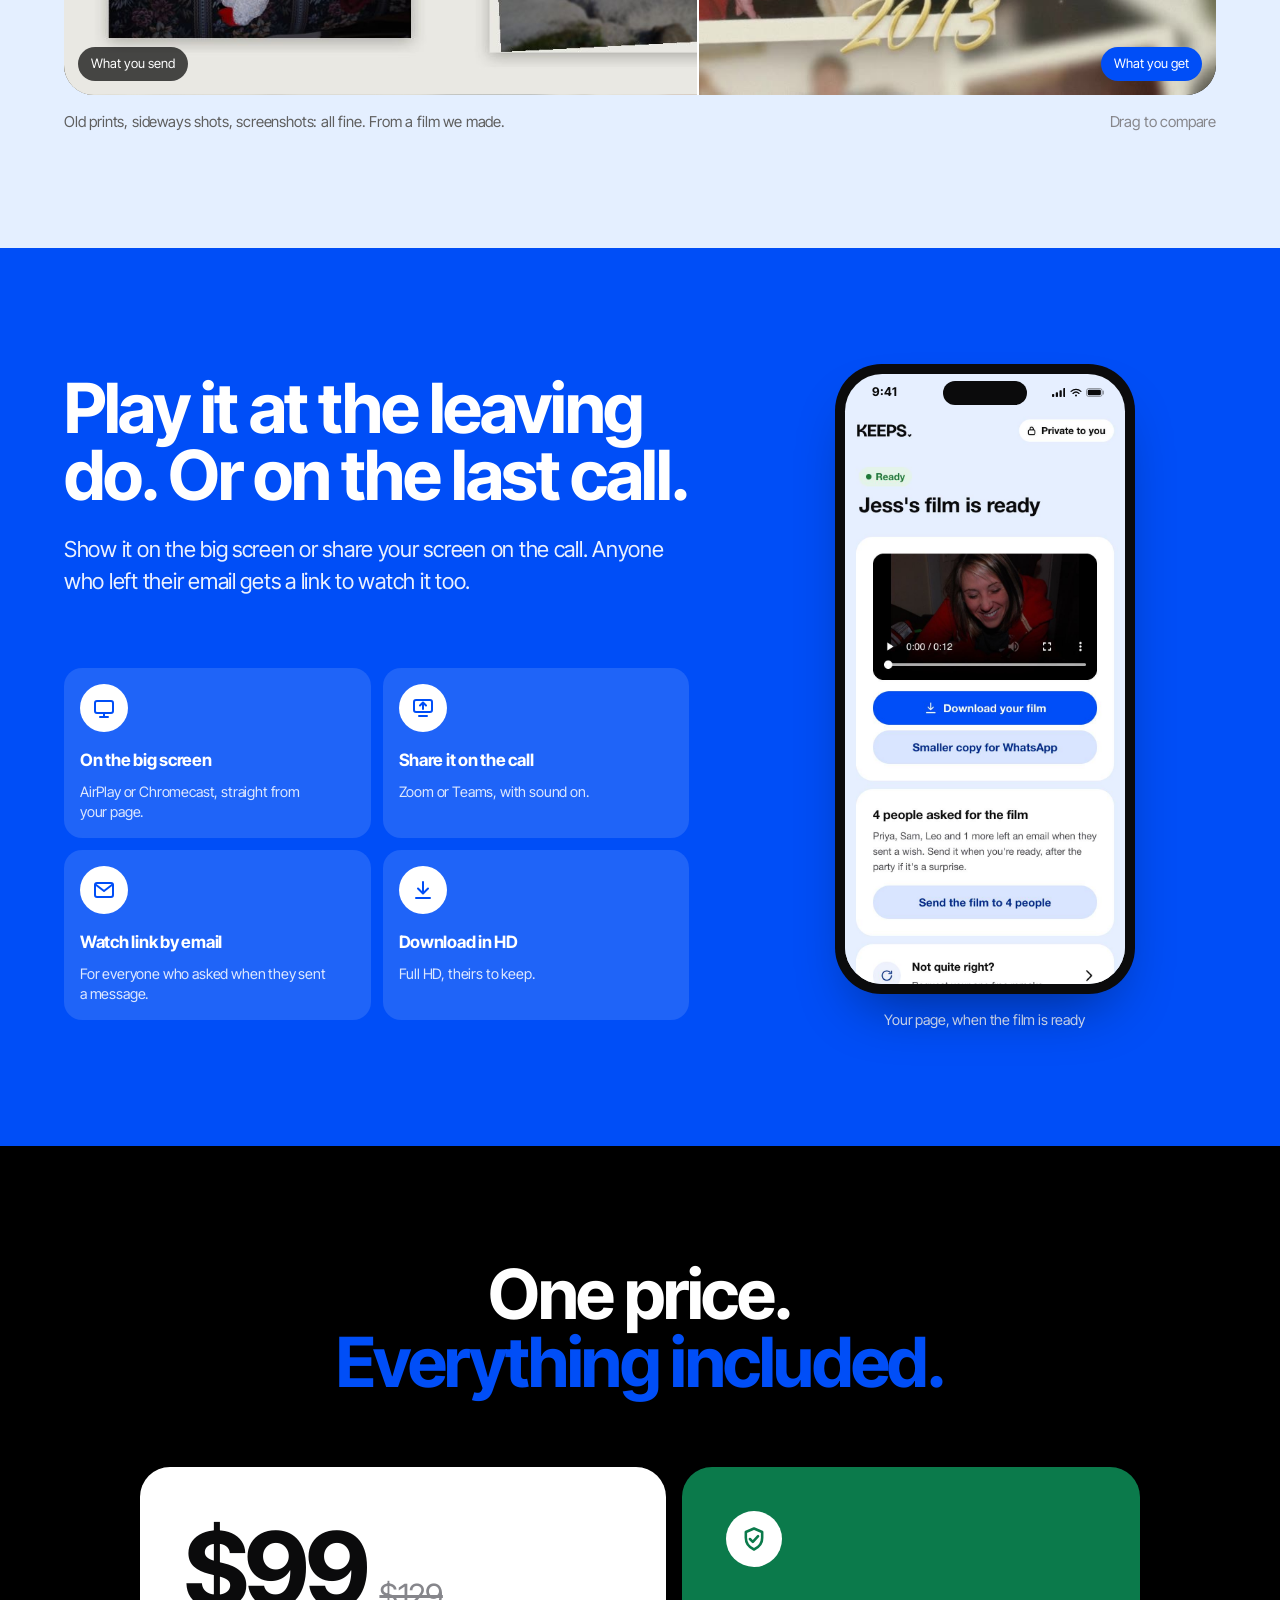
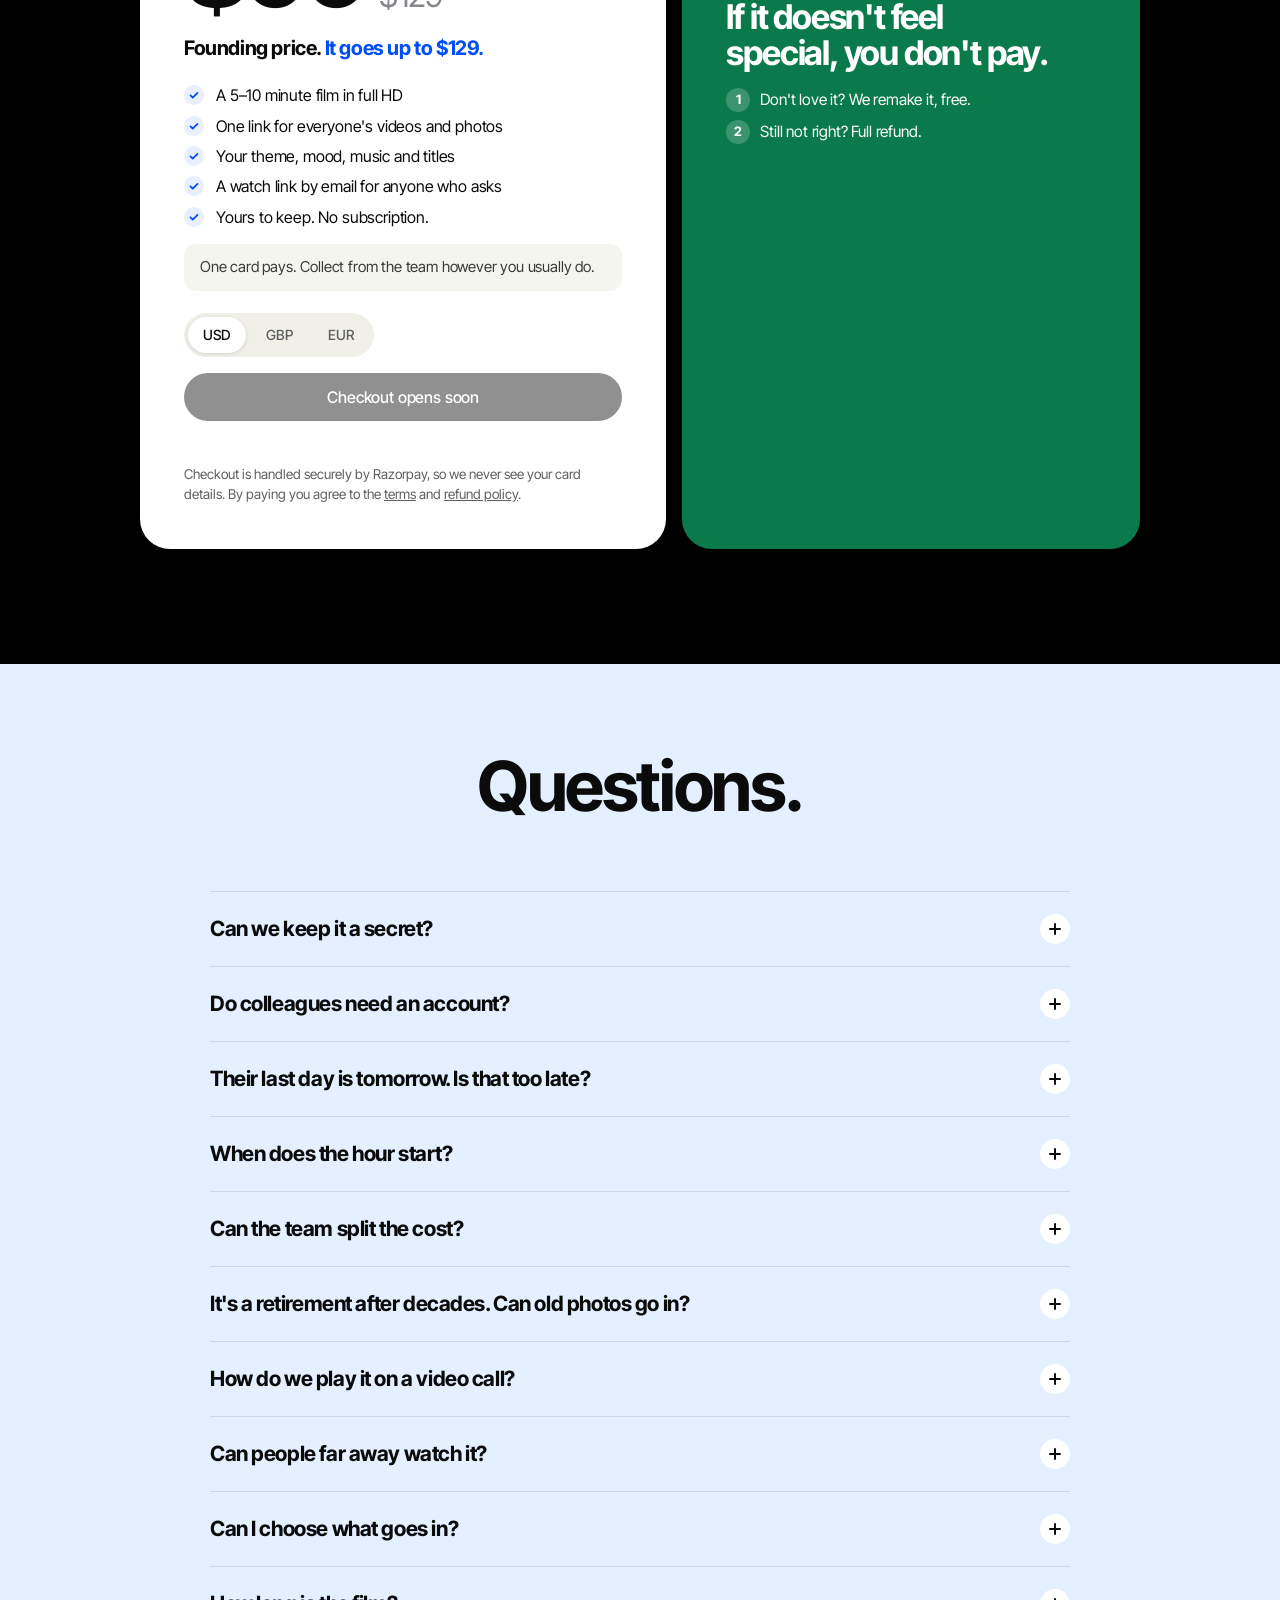
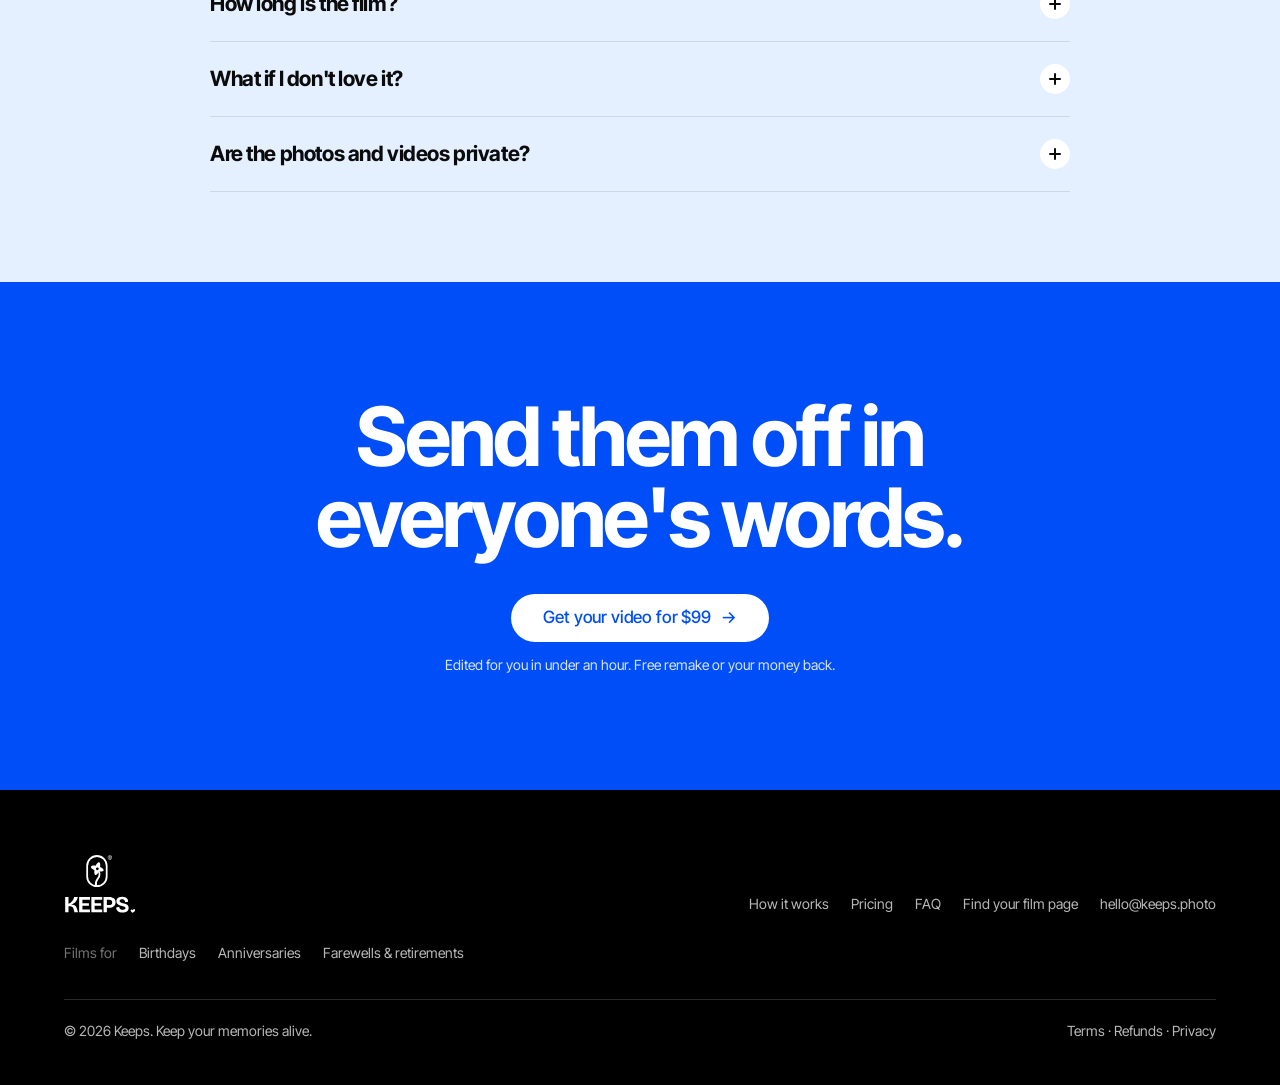
<file: farewell-video.html>
<!doctype html>
<html lang="en">
<head>
<meta charset="utf-8">
<meta name="viewport" content="width=device-width, initial-scale=1, viewport-fit=cover">
<title>Farewell &amp; Retirement Video from the Team, Edited for You | Keeps</title>
<meta name="description" content="Post one link in Slack or Teams. Colleagues record a message or add photos with no sign-up. We edit a 5–10 minute farewell or retirement film for you for you in under an hour.">
<link rel="canonical" href="https://keeps.photo/farewell-video.html">
<meta property="og:type" content="website">
<meta property="og:url" content="https://keeps.photo/farewell-video.html">
<meta property="og:title" content="A send-off video from the whole team. Edited for you in under an hour.">
<meta property="og:description" content="Post one link in Slack or Teams. Colleagues record a message or add photos with no sign-up. We edit a 5–10 minute farewell or retirement film for you for you in under an hour.">
<meta property="og:image" content="https://keeps.photo/assets/brand/og.jpg">
<meta property="og:image:width" content="1200">
<meta property="og:image:height" content="630">
<meta name="twitter:card" content="summary_large_image">
<meta name="twitter:image" content="https://keeps.photo/assets/brand/og.jpg">
<meta name="theme-color" content="#ffffff">
<link rel="icon" href="assets/favicon.svg" type="image/svg+xml">
<link rel="preconnect" href="https://fonts.googleapis.com">
<link rel="preconnect" href="https://fonts.gstatic.com" crossorigin>
<link href="https://fonts.googleapis.com/css2?family=Inter+Tight:wght@300;400;500;700&display=swap" rel="stylesheet">
<link rel="preload" as="image" href="assets/films/hero.jpg">
<link rel="stylesheet" href="assets/keeps.css?v=20261205">
<link rel="stylesheet" href="assets/occasion.css?v=20261205">
<script type="application/ld+json">{"@context":"https://schema.org","@type":"BreadcrumbList","itemListElement":[{"@type":"ListItem","position":1,"name":"Keeps","item":"https://keeps.photo/"},{"@type":"ListItem","position":2,"name":"Farewell videos","item":"https://keeps.photo/farewell-video.html"}]}</script>
<!-- faq-jsonld:start --><script type="application/ld+json">{"@context":"https://schema.org","@type":"FAQPage","mainEntity":[{"@type":"Question","name":"Can we keep it a secret?","acceptedAnswer":{"@type":"Answer","text":"Yes. Only people with the link can add to it, and we never contact the person leaving. Post it somewhere they can't see, like a separate channel."}},{"@type":"Question","name":"Do colleagues need an account?","acceptedAnswer":{"@type":"Answer","text":"No. It's a normal web link. They add their name, then record a message or upload photos, on any phone or laptop."}},{"@type":"Question","name":"Their last day is tomorrow. Is that too late?","acceptedAnswer":{"@type":"Answer","text":"No. Set uploads to close tonight or early tomorrow. Your film is ready within an hour of them closing, day or night."}},{"@type":"Question","name":"When does the hour start?","acceptedAnswer":{"@type":"Answer","text":"When uploads close: at the deadline you set, or earlier if you close them yourself once everyone's in. Your film is ready within the hour after that, day or night."}},{"@type":"Question","name":"Can the team split the cost?","acceptedAnswer":{"@type":"Answer","text":"One card pays at checkout. Collect from the team however you usually do."}},{"@type":"Question","name":"It's a retirement after decades. Can old photos go in?","acceptedAnswer":{"@type":"Answer","text":"Yes. Photograph old prints on a phone, or upload scans. We straighten and clean up every one."}},{"@type":"Question","name":"How do we play it on a video call?","acceptedAnswer":{"@type":"Answer","text":"Download the film and share your screen in Zoom or Teams with sound switched on. Or play it on the big screen in the room."}},{"@type":"Question","name":"Can people far away watch it?","acceptedAnswer":{"@type":"Answer","text":"Yes. Anyone who leaves their email when they send something can get a link to watch the film. You choose when it goes out, so it stays a surprise. The film stays up for 30 days, so download a copy to keep."}},{"@type":"Question","name":"Can I choose what goes in?","acceptedAnswer":{"@type":"Answer","text":"Yes. Tell us their story, the moments that must be in it, the opening title and the closing line. We build the film around that."}},{"@type":"Question","name":"How long is the film?","acceptedAnswer":{"@type":"Answer","text":"Usually 5–10 minutes, depending on how much everyone sends. Long enough to tell the story, short enough to watch together."}},{"@type":"Question","name":"What if I don't love it?","acceptedAnswer":{"@type":"Answer","text":"Email us what to change and we'll remake it once, free. If it's still not right, you get a full refund."}},{"@type":"Question","name":"Are the photos and videos private?","acceptedAnswer":{"@type":"Answer","text":"Yes. Uploads go to private storage that only Keeps can open, and they're deleted 30 days after your film is delivered. See the privacy policy."}}]}</script><!-- faq-jsonld:end -->
</head>
<body class="ocp bye" data-occasion="farewell">

<header class="nav">
  <div class="wrap">
    <div class="bar1">
      <a class="logo" href="index.html" aria-label="Keeps home"><span class="lock" aria-hidden="true"><svg class="mk" viewBox="108 8 122 176"><use href="assets/brand/keeps-mark.svg#mark"/></svg><svg class="wm" viewBox="0 222 368 92"><use href="assets/brand/keeps-logo.svg#logo"/></svg></span></a>
      <nav class="nav-links links-desk" aria-label="Main">
        <div class="occ-dd"><button type="button" class="occ-btn" aria-expanded="false" aria-controls="occ-menu">Occasions<svg class="chev" viewBox="0 0 12 12" width="12" height="12" fill="none" stroke="currentColor" stroke-width="1.8" stroke-linecap="round" stroke-linejoin="round" aria-hidden="true"><path d="M3 4.5l3 3 3-3"/></svg></button>
          <div class="occ-menu" id="occ-menu"><a href="birthday-video.html" data-occ="birthday" data-from="nav"><span aria-hidden="true">🎂</span>Birthdays</a><a href="anniversary-video.html" data-occ="anniversary" data-from="nav"><span aria-hidden="true">💍</span>Anniversaries</a><a href="farewell-video.html" aria-current="page" data-occ="farewell" data-from="nav"><span aria-hidden="true">👋</span>Farewells &amp; retirements</a></div></div>
        <a href="#how">How it works</a><a href="#get">What you get</a><a href="#films">Films</a><a href="#pricing">Pricing</a><a href="#faq">FAQ</a>
      </nav>
      <a class="btn primary sm nav-cta" href="#pricing" data-t="nav_cta">Get your video</a>
      <button class="burger" type="button" aria-expanded="false" aria-controls="mnav" aria-label="Open menu"><span></span><span></span></button>
    </div>
    <nav class="nav-links links-mob" id="mnav" aria-label="Main">
      <p class="mgrp">Occasions</p><a href="birthday-video.html" data-occ="birthday" data-from="nav"><span aria-hidden="true">🎂</span>Birthdays</a><a href="anniversary-video.html" data-occ="anniversary" data-from="nav"><span aria-hidden="true">💍</span>Anniversaries</a><a href="farewell-video.html" aria-current="page" data-occ="farewell" data-from="nav"><span aria-hidden="true">👋</span>Farewells &amp; retirements</a><p class="mgrp">On this page</p><a href="#how">How it works</a><a href="#get">What you get</a><a href="#films">Films</a><a href="#pricing">Pricing</a><a href="#faq">FAQ</a>
    </nav>
  </div>
</header>

<main id="top">

  <!-- 1. What it is, at a glance -->
  <section class="hero oc" id="k-retire">
    <div class="wrap oc-hero">
      <div class="oc-copy">
        <h1><span>A send-off video from the whole&nbsp;team.</span><span class="tone-blue">Edited for you in under an&nbsp;hour.</span></h1>
        <p class="sub">Post one link in Slack or Teams. Everyone records a message or adds photos. No sign-up, nothing to collect. We make the&nbsp;film.</p>
        <div class="cta-stack">
          <a class="btn primary" href="#pricing" data-t="hero_cta"><span>Get your video for <span data-price>$99</span></span> <span class="arrow" aria-hidden="true">→</span></a>
          <p class="price-note"><span data-founding><s data-was>$129</s> Founding price · </span>Free remake or your money&nbsp;back</p>
        </div>
      </div>
      <figure class="screen oc-film" id="hero-screen">
        <video id="hero-video" autoplay muted loop playsinline preload="metadata" poster="assets/films/hero.jpg" aria-label="Old family prints settling one by one, with the year written in gold.">
          <source src="assets/films/hero.mp4" type="video/mp4">
        </video>
        <figcaption class="tag">A clip from a film we made, in our Keepsake style</figcaption>
        <button class="vtoggle" type="button" aria-pressed="false" aria-label="Pause video" data-video="hero-video">
          <svg class="i-pause" viewBox="0 0 14 14" fill="currentColor" aria-hidden="true"><rect x="2" y="1" width="3.5" height="12" rx="1"/><rect x="8.5" y="1" width="3.5" height="12" rx="1"/></svg>
          <svg class="i-play" viewBox="0 0 14 14" fill="currentColor" aria-hidden="true"><path d="M3 1.5v11l9.5-5.5z"/></svg>
        </button>
      </figure>
    </div>
  </section>

  <!-- 2. How it works: three steps, you only do two -->
  <section class="band cream oc-how" id="how" aria-labelledby="how-h">
    <div class="wrap">
      <div class="head">
        <h2 class="h-lg rise" id="how-h"><span>How to make a farewell&nbsp;video.</span><span class="tone-blue">Three steps. You only do&nbsp;two.</span></h2>
      </div>
      <ol class="how-cards after-head">
        <li class="how-card c1 rise">
          <span class="num" aria-hidden="true">1</span>
          <h3><span class="sr">Step 1: </span>You set it up</h3>
          <p>Their name, a photo and your deadline. Pick a theme and a&nbsp;tone.</p>
          <div class="art"><span class="blob" aria-hidden="true"></span>
            <div class="handset"><div class="handset-frame"><div class="handset-scr"><div class="handset-sb" aria-hidden="true"><b>9:41</b><span class="isl"></span><span class="ic"><svg viewBox="0 0 18 12" fill="currentColor"><rect x="0" y="8" width="3" height="4" rx="1"/><rect x="5" y="5.5" width="3" height="6.5" rx="1"/><rect x="10" y="3" width="3" height="9" rx="1"/><rect x="15" y="0" width="3" height="12" rx="1"/></svg><svg viewBox="0 0 16 12" fill="none" stroke="currentColor" stroke-width="1.8" stroke-linecap="round"><path d="M1.5 4.5a9.5 9.5 0 0113 0M4 7.2a6 6 0 018 0"/><circle cx="8" cy="10" r="1.3" fill="currentColor" stroke="none"/></svg><svg viewBox="0 0 27 13" fill="none"><rect x=".75" y=".75" width="22.5" height="11.5" rx="3.2" stroke="currentColor" stroke-opacity=".45" stroke-width="1.2"/><rect x="2.5" y="2.5" width="19" height="8" rx="2" fill="currentColor"/><path d="M25 4.5v4" stroke="currentColor" stroke-opacity=".45" stroke-width="1.5" stroke-linecap="round"/></svg></span></div><img src="assets/occasions/farewell-setup.jpg" alt="Setup in Keeps: pick a mood and a theme for the film." width="804" height="1640" loading="lazy"></div></div></div>
            <div class="chip"><img class="sw" src="assets/styles/modern.jpg" alt="" width="640" height="480" loading="lazy"><span class="t"><b>Modern</b><span>Heartfelt mood</span></span><span class="tick"><svg viewBox="0 0 24 24" width="14" height="14" fill="none" stroke="currentColor" stroke-width="2" stroke-linecap="round" stroke-linejoin="round" aria-hidden="true"><path d="M5 12.5l4.5 4.5L19 7.5"/></svg></span></div>
          </div>
        </li>
        <li class="how-card c2 rise d1">
          <span class="num" aria-hidden="true">2</span>
          <h3><span class="sr">Step 2: </span>The team sends messages</h3>
          <p>Post one link in Slack or Teams. Colleagues send a message or photos. No&nbsp;accounts.</p>
          <div class="art"><span class="blob" aria-hidden="true"></span>
            <div class="handset"><div class="handset-frame"><div class="handset-scr"><div class="handset-sb" aria-hidden="true"><b>9:41</b><span class="isl"></span><span class="ic"><svg viewBox="0 0 18 12" fill="currentColor"><rect x="0" y="8" width="3" height="4" rx="1"/><rect x="5" y="5.5" width="3" height="6.5" rx="1"/><rect x="10" y="3" width="3" height="9" rx="1"/><rect x="15" y="0" width="3" height="12" rx="1"/></svg><svg viewBox="0 0 16 12" fill="none" stroke="currentColor" stroke-width="1.8" stroke-linecap="round"><path d="M1.5 4.5a9.5 9.5 0 0113 0M4 7.2a6 6 0 018 0"/><circle cx="8" cy="10" r="1.3" fill="currentColor" stroke="none"/></svg><svg viewBox="0 0 27 13" fill="none"><rect x=".75" y=".75" width="22.5" height="11.5" rx="3.2" stroke="currentColor" stroke-opacity=".45" stroke-width="1.2"/><rect x="2.5" y="2.5" width="19" height="8" rx="2" fill="currentColor"/><path d="M25 4.5v4" stroke="currentColor" stroke-opacity=".45" stroke-width="1.5" stroke-linecap="round"/></svg></span></div><img src="assets/occasions/farewell-guest.jpg" alt="The page everyone gets from your link: who it's for, the deadline and your note." width="804" height="1640" loading="lazy"></div></div></div>
            <div class="chip"><span class="av"><i>P</i><i>T</i><i>N</i><i>+5</i></span><span class="t"><b>8 people sent a wish</b><span>All in one place</span></span></div>
          </div>
        </li>
        <li class="how-card c3 rise d2">
          <span class="num" aria-hidden="true">3</span>
          <h3><span class="sr">Step 3: </span>We edit. You press play.</h3>
          <p>Music, titles and story, edited for you in under an&nbsp;hour.</p>
          <div class="art"><span class="blob" aria-hidden="true"></span>
            <div class="handset"><div class="handset-frame"><div class="handset-scr"><div class="handset-sb" aria-hidden="true"><b>9:41</b><span class="isl"></span><span class="ic"><svg viewBox="0 0 18 12" fill="currentColor"><rect x="0" y="8" width="3" height="4" rx="1"/><rect x="5" y="5.5" width="3" height="6.5" rx="1"/><rect x="10" y="3" width="3" height="9" rx="1"/><rect x="15" y="0" width="3" height="12" rx="1"/></svg><svg viewBox="0 0 16 12" fill="none" stroke="currentColor" stroke-width="1.8" stroke-linecap="round"><path d="M1.5 4.5a9.5 9.5 0 0113 0M4 7.2a6 6 0 018 0"/><circle cx="8" cy="10" r="1.3" fill="currentColor" stroke="none"/></svg><svg viewBox="0 0 27 13" fill="none"><rect x=".75" y=".75" width="22.5" height="11.5" rx="3.2" stroke="currentColor" stroke-opacity=".45" stroke-width="1.2"/><rect x="2.5" y="2.5" width="19" height="8" rx="2" fill="currentColor"/><path d="M25 4.5v4" stroke="currentColor" stroke-opacity=".45" stroke-width="1.5" stroke-linecap="round"/></svg></span></div><img src="assets/occasions/farewell-ready.jpg" alt="Your page when the film is ready: play it, download it, or get a smaller copy for WhatsApp." width="804" height="1640" loading="lazy"></div></div></div>
            <div class="chip"><span class="ok"><svg viewBox="0 0 24 24" width="20" height="20" fill="none" stroke="currentColor" stroke-width="2" stroke-linecap="round" stroke-linejoin="round" aria-hidden="true"><path d="M5 12.5l4.5 4.5L19 7.5"/></svg></span><span class="t"><b>Jess's film is ready</b><span>Edited in under an hour</span></span></div>
          </div>
        </li>
      </ol>
    </div>
  </section>

  <!-- 3. Themes, moods and a real film -->
  <section class="band white" id="films" aria-labelledby="themes-h">
    <div class="wrap">
      <div class="head">
        <h2 class="h-lg rise" id="themes-h"><span>Heartfelt, funny,</span><span class="tone-blue">or a bit of&nbsp;both.</span></h2>
        <p class="lede rise d1">Pick them after checkout.</p>
      </div>
      <ul class="oc-themes after-head">
          <li class="theme"><img src="assets/styles/modern.jpg" alt="" width="640" height="480" loading="lazy"><h3>Modern</h3><p>Bold type, clean cuts</p></li>
          <li class="theme"><img src="assets/styles/premiere.jpg" alt="" width="640" height="480" loading="lazy"><h3>Big Premiere</h3><p>Opens like their own streaming series</p></li>
          <li class="theme"><img src="assets/styles/paper-cutout.jpg" alt="" width="640" height="480" loading="lazy"><h3>Paper Cut-out</h3><p>Torn-paper collage</p></li>
          <li class="theme"><img src="assets/films/elegant.jpg" alt="" width="640" height="480" loading="lazy"><h3>Keepsake</h3><p>Framed prints, quiet and warm</p></li>
          <li class="theme"><img src="assets/styles/gold.jpg" alt="" width="640" height="480" loading="lazy"><h3>Golden Hour</h3><p>Gold balloons, disco ball, streamers</p></li>
          <li class="theme"><img src="assets/styles/silver.jpg" alt="" width="640" height="480" loading="lazy"><h3>Silver Stars</h3><p>Silver star balloons, crisp and bright</p></li>
          <li class="theme surprise"><span class="tile"><svg viewBox="0 0 24 24" width="32" height="32" fill="none" stroke="currentColor" stroke-width="2" stroke-linecap="round" stroke-linejoin="round" aria-hidden="true"><path d="M12 3.5l1.9 5.3 5.3 1.9-5.3 1.9L12 18l-1.9-5.4L4.8 10.7l5.3-1.9z"/></svg></span><h3>Surprise me</h3><p>We pick what fits</p></li>
          <li class="theme own"><span class="tile"><svg viewBox="0 0 24 24" width="32" height="32" fill="none" stroke="currentColor" stroke-width="2" stroke-linecap="round" stroke-linejoin="round" aria-hidden="true"><path d="M4 20l1-4.5L15.5 5a2.1 2.1 0 0 1 3 3L8 18.5z"/><path d="M13.5 7l3 3"/></svg></span><h3>Your own theme</h3><p>Describe it in setup. We'll make&nbsp;it.</p></li>
      </ul>
      <div class="moods"><b>Moods</b><span>Heartfelt</span><span>Funny</span><span>Inspiring</span><span>Celebratory</span><span class="more">and more</span></div>
      
      <figure class="screen one-film after-head" id="film-one">
        <video id="film-k" muted loop playsinline preload="none" poster="assets/films/elegant.jpg" aria-label="Keepsake style: framed prints settling over a soft pile of memories."><source src="assets/films/elegant.mp4" type="video/mp4"></video>
        <figcaption class="tag">Keepsake style, from a film we made</figcaption>
        <button class="vtoggle" type="button" aria-pressed="false" aria-label="Pause video" data-video="film-k">
          <svg class="i-pause" viewBox="0 0 14 14" fill="currentColor" aria-hidden="true"><rect x="2" y="1" width="3.5" height="12" rx="1"/><rect x="8.5" y="1" width="3.5" height="12" rx="1"/></svg>
          <svg class="i-play" viewBox="0 0 14 14" fill="currentColor" aria-hidden="true"><path d="M3 1.5v11l9.5-5.5z"/></svg>
        </button>
      </figure>
    </div>
  </section>

  <!-- 4. Easy for everyone, including the organiser -->
  <section class="band cream oc-easy" aria-labelledby="easy-h">
    <div class="wrap">
      <div class="easy-split">
        <div>
          <h2 class="h-lg rise" id="easy-h"><span>Easy for everyone.</span><span class="tone-blue">Including&nbsp;you.</span></h2>
          <ul class="easy rise d1">
            <li><span class="ic"><svg viewBox="0 0 24 24" width="22" height="22" fill="none" stroke="currentColor" stroke-width="2" stroke-linecap="round" stroke-linejoin="round" aria-hidden="true"><rect x="3" y="3" width="18" height="18" rx="4"/><path d="M8 12h8M12 8v8"/></svg></span><div><b>Post it anywhere.</b> Slack, Teams, email. A normal link, nothing to&nbsp;install.</div></li>
            <li><span class="ic"><svg viewBox="0 0 24 24" width="22" height="22" fill="none" stroke="currentColor" stroke-width="2" stroke-linecap="round" stroke-linejoin="round" aria-hidden="true"><circle cx="12" cy="12" r="9"/><path d="M12 7v5l3 2"/></svg></span><div><b>Every time zone.</b> People add theirs whenever suits&nbsp;them.</div></li>
            <li><span class="ic"><svg viewBox="0 0 24 24" width="22" height="22" fill="none" stroke="currentColor" stroke-width="2" stroke-linecap="round" stroke-linejoin="round" aria-hidden="true"><rect x="5" y="11" width="14" height="10" rx="2"/><path d="M8 11V8a4 4 0 0 1 8 0v3"/></svg></span><div><b>Keep it secret.</b> Share it where they can't see. We never contact&nbsp;them.</div></li>
            <li><span class="ic"><svg viewBox="0 0 24 24" width="22" height="22" fill="none" stroke="currentColor" stroke-width="2" stroke-linecap="round" stroke-linejoin="round" aria-hidden="true"><rect x="3" y="5" width="18" height="14" rx="2"/><circle cx="9" cy="10" r="1.8"/><path d="M21 16l-5-5-8 8"/></svg></span><div><b>Old photos welcome.</b> Decades of team photos, snapped on a&nbsp;phone.</div></li>
          </ul>
          <div class="you rise d2"><span class="ic"><svg viewBox="0 0 24 24" width="22" height="22" fill="none" stroke="currentColor" stroke-width="2" stroke-linecap="round" stroke-linejoin="round" aria-hidden="true"><path d="M3 13l2.5-7.5h13L21 13v5a2 2 0 0 1-2 2H5a2 2 0 0 1-2-2z"/><path d="M3 13h5l1.5 2.5h5L16 13h5"/></svg></span><div><b>For you:</b> nothing to chase across chats, save or upload. Every wish shows up on your page as it&nbsp;arrives.</div></div>
        </div>
        <div class="duo rise">
          <figure><div class="handset"><div class="handset-frame"><div class="handset-scr"><div class="handset-sb" aria-hidden="true"><b>9:41</b><span class="isl"></span><span class="ic"><svg viewBox="0 0 18 12" fill="currentColor"><rect x="0" y="8" width="3" height="4" rx="1"/><rect x="5" y="5.5" width="3" height="6.5" rx="1"/><rect x="10" y="3" width="3" height="9" rx="1"/><rect x="15" y="0" width="3" height="12" rx="1"/></svg><svg viewBox="0 0 16 12" fill="none" stroke="currentColor" stroke-width="1.8" stroke-linecap="round"><path d="M1.5 4.5a9.5 9.5 0 0113 0M4 7.2a6 6 0 018 0"/><circle cx="8" cy="10" r="1.3" fill="currentColor" stroke="none"/></svg><svg viewBox="0 0 27 13" fill="none"><rect x=".75" y=".75" width="22.5" height="11.5" rx="3.2" stroke="currentColor" stroke-opacity=".45" stroke-width="1.2"/><rect x="2.5" y="2.5" width="19" height="8" rx="2" fill="currentColor"/><path d="M25 4.5v4" stroke="currentColor" stroke-opacity=".45" stroke-width="1.5" stroke-linecap="round"/></svg></span></div><img src="assets/occasions/farewell-guest.jpg" alt="What guests see: who the film is for, the deadline and your note." width="804" height="1640" loading="lazy"></div></div></div><figcaption>What they see</figcaption></figure>
          <figure><div class="handset"><div class="handset-frame"><div class="handset-scr"><div class="handset-sb" aria-hidden="true"><b>9:41</b><span class="isl"></span><span class="ic"><svg viewBox="0 0 18 12" fill="currentColor"><rect x="0" y="8" width="3" height="4" rx="1"/><rect x="5" y="5.5" width="3" height="6.5" rx="1"/><rect x="10" y="3" width="3" height="9" rx="1"/><rect x="15" y="0" width="3" height="12" rx="1"/></svg><svg viewBox="0 0 16 12" fill="none" stroke="currentColor" stroke-width="1.8" stroke-linecap="round"><path d="M1.5 4.5a9.5 9.5 0 0113 0M4 7.2a6 6 0 018 0"/><circle cx="8" cy="10" r="1.3" fill="currentColor" stroke="none"/></svg><svg viewBox="0 0 27 13" fill="none"><rect x=".75" y=".75" width="22.5" height="11.5" rx="3.2" stroke="currentColor" stroke-opacity=".45" stroke-width="1.2"/><rect x="2.5" y="2.5" width="19" height="8" rx="2" fill="currentColor"/><path d="M25 4.5v4" stroke="currentColor" stroke-opacity=".45" stroke-width="1.5" stroke-linecap="round"/></svg></span></div><img src="assets/occasions/farewell-page.jpg" alt="Your page: time left, how many people have sent something, and each wish as it arrives." width="804" height="1640" loading="lazy"></div></div></div><figcaption>What you see</figcaption></figure>
        </div>
      </div>
      <div class="after-head rise">
        <div class="compare" id="compare">
          <picture><source media="(max-width: 640px)" srcset="assets/films/get-m.jpg"><img src="assets/films/get.jpg" alt="The finished film: one print, straightened and dated, in focus over a soft pile of memories." loading="lazy"></picture>
          <picture><source media="(max-width: 640px)" srcset="assets/films/send-m.jpg"><img class="before" src="assets/films/send.jpg" alt="What was sent: a scanned print, a sideways photo, a chat screenshot, an upside-down print, a dark blurry photo and a vertical video wish." loading="lazy"></picture>
          <span class="side l">What you send</span>
          <span class="side r">What you get</span>
          <div class="divider"></div>
          <input type="range" min="0" max="100" value="55" aria-label="Compare what you send with what you get">
          <div class="knob" aria-hidden="true"><svg viewBox="0 0 24 24" fill="none" stroke="currentColor" stroke-width="2.2" stroke-linecap="round" stroke-linejoin="round"><path d="M9 6l-6 6 6 6M15 6l6 6-6 6"/></svg></div>
        </div>
        <div class="compare-cap"><span>Old prints, sideways shots, screenshots: all fine. From a film we made.</span><span>Drag to compare</span></div>
      </div>
    </div>
  </section>

  <!-- 5. The reveal -->
  <section class="band blue oc-reveal" id="get" aria-labelledby="get-h">
    <div class="wrap reveal-split">
      <div>
        <h2 class="h-lg rise" id="get-h"><span>Play it at the leaving do. Or on the last&nbsp;call.</span></h2>
        <p class="lede rise d1">Show it on the big screen or share your screen on the call. Anyone who left their email gets a link to watch it&nbsp;too.</p>
        <ul class="oc-tiles after-head">
          <li><span class="ic"><svg viewBox="0 0 24 24" width="24" height="24" fill="none" stroke="currentColor" stroke-width="2" stroke-linecap="round" stroke-linejoin="round" aria-hidden="true"><rect x="3" y="5" width="18" height="12" rx="2"/><path d="M8 21h8M12 17v4"/></svg></span><h3>On the big screen</h3><p>AirPlay or Chromecast, straight from your page.</p></li>
          <li><span class="ic"><svg viewBox="0 0 24 24" width="24" height="24" fill="none" stroke="currentColor" stroke-width="2" stroke-linecap="round" stroke-linejoin="round" aria-hidden="true"><rect x="3" y="4" width="18" height="12" rx="2"/><path d="M12 13V7M9 9.5l3-3 3 3M8 20h8"/></svg></span><h3>Share it on the call</h3><p>Zoom or Teams, with sound on.</p></li>
          <li><span class="ic"><svg viewBox="0 0 24 24" width="24" height="24" fill="none" stroke="currentColor" stroke-width="2" stroke-linecap="round" stroke-linejoin="round" aria-hidden="true"><rect x="3" y="5" width="18" height="14" rx="2"/><path d="M3.5 6.5l8.5 6.5 8.5-6.5"/></svg></span><h3>Watch link by email</h3><p>For everyone who asked when they sent a message.</p></li>
          <li><span class="ic"><svg viewBox="0 0 24 24" width="24" height="24" fill="none" stroke="currentColor" stroke-width="2" stroke-linecap="round" stroke-linejoin="round" aria-hidden="true"><path d="M12 4v11M7 10.5l5 5 5-5M5 20h14"/></svg></span><h3>Download in HD</h3><p>Full HD, theirs to keep.</p></li>
        </ul>
      </div>
      <figure class="solo rise"><div class="handset"><div class="handset-frame"><div class="handset-scr"><div class="handset-sb" aria-hidden="true"><b>9:41</b><span class="isl"></span><span class="ic"><svg viewBox="0 0 18 12" fill="currentColor"><rect x="0" y="8" width="3" height="4" rx="1"/><rect x="5" y="5.5" width="3" height="6.5" rx="1"/><rect x="10" y="3" width="3" height="9" rx="1"/><rect x="15" y="0" width="3" height="12" rx="1"/></svg><svg viewBox="0 0 16 12" fill="none" stroke="currentColor" stroke-width="1.8" stroke-linecap="round"><path d="M1.5 4.5a9.5 9.5 0 0113 0M4 7.2a6 6 0 018 0"/><circle cx="8" cy="10" r="1.3" fill="currentColor" stroke="none"/></svg><svg viewBox="0 0 27 13" fill="none"><rect x=".75" y=".75" width="22.5" height="11.5" rx="3.2" stroke="currentColor" stroke-opacity=".45" stroke-width="1.2"/><rect x="2.5" y="2.5" width="19" height="8" rx="2" fill="currentColor"/><path d="M25 4.5v4" stroke="currentColor" stroke-opacity=".45" stroke-width="1.5" stroke-linecap="round"/></svg></span></div><img src="assets/occasions/farewell-ready.jpg" alt="Your page when the film is ready: play it, download it, get a smaller copy for WhatsApp, and send it to the people who asked." width="804" height="1640" loading="lazy"></div></div></div><figcaption>Your page, when the film is ready</figcaption></figure>
    </div>
  </section>

  <!-- 6. Price and guarantee -->
  <section class="band dark" id="pricing" aria-labelledby="price-h">
    <div class="wrap">
      <div class="head center" style="text-align:center">
        <h2 class="h-lg rise" id="price-h"><span>One price.</span><span class="tone-blue">Everything included.</span></h2>
      </div>
      <div class="price-wrap after-head">
        <div class="price-card rise">
          <div class="price-row"><span class="now" data-price>$99</span><s data-was>$129</s></div>
          <p class="promise" data-founding>Founding price. <span>It goes up to <span data-was-plain>$129</span>.</span></p>
          <ul class="incl">
            <li>A <span class="nb">5–10 minute</span> film in full&nbsp;HD</li>
            <li>One link for everyone's videos and&nbsp;photos</li>
            <li>Your theme, mood, music and&nbsp;titles</li>
            <li>A watch link by email for anyone who&nbsp;asks</li>
            <li>Yours to keep. No&nbsp;subscription.</li>
          </ul>
          <p class="split-note">One card pays. Collect from the team however you usually&nbsp;do.</p>
          <div class="cur" role="group" aria-label="Currency">
            <button type="button" data-cur="USD" aria-pressed="true">USD</button>
            <button type="button" data-cur="GBP" aria-pressed="false">GBP</button>
            <button type="button" data-cur="EUR" aria-pressed="false">EUR</button>
          </div>
          <div id="pay" aria-live="polite"></div>
          <p class="status" id="pay-status" role="status"></p>
          <p class="fine">Checkout is handled securely by Razorpay, so we never see your card details. By paying you agree to the <a href="terms.html">terms</a> and <a href="refunds.html">refund policy</a>.</p>
        </div>
        <div class="guarantee rise d1">
          <span class="seal" aria-hidden="true"><svg viewBox="0 0 24 24" fill="none" stroke="currentColor" stroke-width="2.2" stroke-linecap="round" stroke-linejoin="round"><path d="M12 3l7 3v5c0 4.5-3 8.3-7 10-4-1.7-7-5.5-7-10V6l7-3z"/><path d="M8.5 12l2.5 2.5 4.5-5"/></svg></span>
          <h3>If it doesn't feel special, you don't&nbsp;pay.</h3>
          <ol class="steps2">
            <li><b>1</b>Don't love it? We remake it,&nbsp;free.</li>
            <li><b>2</b>Still not right? Full&nbsp;refund.</li>
          </ol>
        </div>
      </div>
    </div>
  </section>

  <!-- 7. Last worries -->
  <section class="band cream tight" id="faq" aria-labelledby="faq-h">
    <div class="wrap">
      <div class="head center" style="text-align:center">
        <h2 class="h-lg rise" id="faq-h"><span>Questions.</span></h2>
      </div>
      <div class="faq after-head">
        <details><summary>Can we keep it a secret?<span class="pm" aria-hidden="true"></span></summary><div class="a">Yes. Only people with the link can add to it, and we never contact the person leaving. Post it somewhere they can't see, like a separate channel.</div></details>
        <details><summary>Do colleagues need an account?<span class="pm" aria-hidden="true"></span></summary><div class="a">No. It's a normal web link. They add their name, then record a message or upload photos, on any phone or laptop.</div></details>
        <details><summary>Their last day is tomorrow. Is that too late?<span class="pm" aria-hidden="true"></span></summary><div class="a">No. Set uploads to close tonight or early tomorrow. Your film is ready within an hour of them closing, day or night.</div></details>
        <details><summary>When does the hour start?<span class="pm" aria-hidden="true"></span></summary><div class="a">When uploads close: at the deadline you set, or earlier if you close them yourself once everyone's in. Your film is ready within the hour after that, day or night.</div></details>
        <details><summary>Can the team split the cost?<span class="pm" aria-hidden="true"></span></summary><div class="a">One card pays at checkout. Collect from the team however you usually do.</div></details>
        <details><summary>It's a retirement after decades. Can old photos go in?<span class="pm" aria-hidden="true"></span></summary><div class="a">Yes. Photograph old prints on a phone, or upload scans. We straighten and clean up every one.</div></details>
        <details><summary>How do we play it on a video call?<span class="pm" aria-hidden="true"></span></summary><div class="a">Download the film and share your screen in Zoom or Teams with sound switched on. Or play it on the big screen in the room.</div></details>
        <details><summary>Can people far away watch it?<span class="pm" aria-hidden="true"></span></summary><div class="a">Yes. Anyone who leaves their email when they send something can get a link to watch the film. You choose when it goes out, so it stays a surprise. The film stays up for 30 days, so download a copy to keep.</div></details>
        <details><summary>Can I choose what goes in?<span class="pm" aria-hidden="true"></span></summary><div class="a">Yes. Tell us their story, the moments that must be in it, the opening title and the closing line. We build the film around that.</div></details>
        <details><summary>How long is the film?<span class="pm" aria-hidden="true"></span></summary><div class="a">Usually 5–10 minutes, depending on how much everyone sends. Long enough to tell the story, short enough to watch together.</div></details>
        <details><summary>What if I don't love it?<span class="pm" aria-hidden="true"></span></summary><div class="a">Email us what to change and we'll remake it once, free. If it's still not right, you get a full refund.</div></details>
        <details><summary>Are the photos and videos private?<span class="pm" aria-hidden="true"></span></summary><div class="a">Yes. Uploads go to private storage that only Keeps can open, and they're deleted 30 days after your film is delivered. See the <a href="privacy.html">privacy policy</a>.</div></details>
      </div>
    </div>
  </section>

  <section class="band blue final" aria-labelledby="final-h">
    <div class="wrap">
      <h2 class="h-xl rise" id="final-h">Send them off in everyone's&nbsp;words.</h2>
      <div class="cta-stack rise d1">
        <a class="btn white" href="#pricing" data-t="final_cta"><span>Get your video for <span data-price>$99</span></span> <span class="arrow" aria-hidden="true">→</span></a>
        <p class="micro">Edited for you in under an hour. Free remake or your money&nbsp;back.</p>
      </div>
    </div>
  </section>
</main>

<div class="sticky-cta" id="sticky-cta" aria-hidden="true">
  <a class="btn primary" href="#pricing" tabindex="-1" data-t="sticky_cta"><span>Get your video for <span data-price>$99</span></span> <span class="arrow" aria-hidden="true">→</span></a>
  <span class="sc-note"><span data-founding><s data-was>$129</s> · </span>Edited in under an hour</span>
</div>

<footer class="foot">
  <div class="wrap">
    <div class="row">
      <a class="logo" href="index.html" aria-label="Keeps home"><svg class="lockup" viewBox="0 8 368 308" aria-hidden="true"><use href="assets/brand/keeps-logo.svg#logo"/></svg></a>
      <nav aria-label="Footer">
        <a href="#how">How it works</a><a href="#pricing">Pricing</a><a href="#faq">FAQ</a><a href="find.html">Find your film page</a><a data-contact></a>
      </nav>
    </div>
    <nav class="occ-links" aria-label="Occasions"><span>Films for</span><a href="birthday-video.html">Birthdays</a><a href="anniversary-video.html">Anniversaries</a><a href="farewell-video.html" aria-current="page">Farewells &amp; retirements</a></nav>
    <div class="legal">
      <span>© 2026 Keeps. Keep your memories alive.</span>
      <span><a href="terms.html">Terms</a> · <a href="refunds.html">Refunds</a> · <a href="privacy.html">Privacy</a></span>
    </div>
  </div>
</footer>

<script src="assets/config.js?v=20261205"></script><script src="assets/analytics.js?v=20261205"></script>
<script src="assets/common.js?v=20261205"></script><script src="assets/ads.js?v=20261205"></script>
<script src="assets/landing.js?v=20261205"></script><script src="assets/occasion.js?v=20261205"></script>
</body>
</html>
</file>
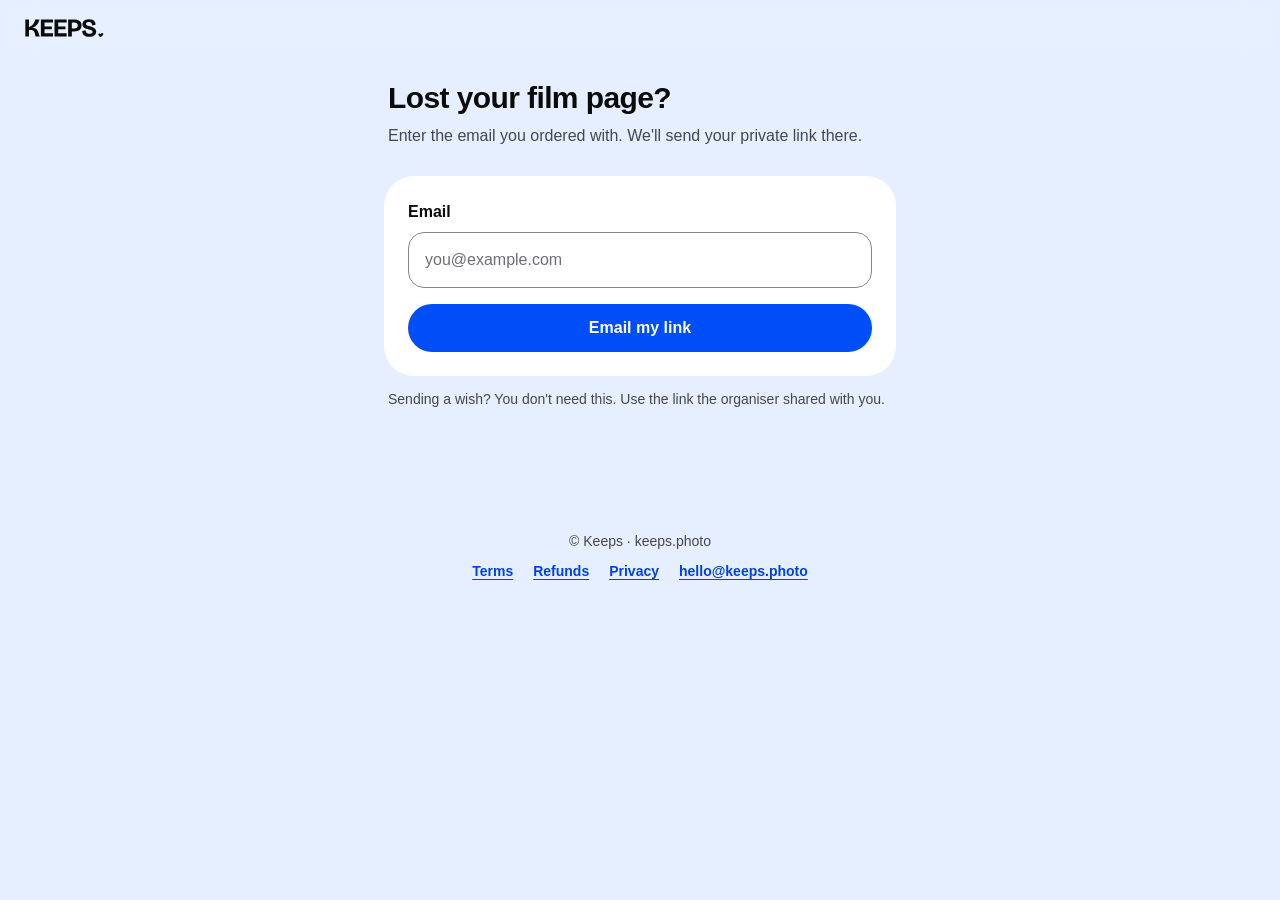
<file: find.html>
<!doctype html>
<html lang="en">
<head>
<meta charset="utf-8">
<meta name="viewport" content="width=device-width, initial-scale=1">
<title>Lost your film page? · Keeps</title>
<meta name="robots" content="noindex">
<meta name="theme-color" content="#e6efff">
<link rel="icon" href="assets/favicon.svg" type="image/svg+xml">
<link rel="stylesheet" href="assets/app.css?v=20261203">
</head>
<body>
<header class="appbar"><a class="logo" href="/" aria-label="Keeps home"><svg viewBox="0 222 368 92" aria-hidden="true"><use href="assets/brand/keeps-logo.svg#logo"/></svg></a></header>
<main class="page">
  <div class="page-head">
    <h1 class="t-screen">Lost your film page?</h1>
    <p class="t-lead">Enter the email you ordered with. We'll send your private link there.</p>
  </div>
  <form class="card" id="find" novalidate>
    <div class="field"><label for="email">Email</label>
      <input id="email" name="email" type="email" autocomplete="email" inputmode="email" required placeholder="you@example.com">
      <p class="msg-err" id="find-err" role="alert"></p></div>
    <button class="btn block" type="submit">Email my link</button>
    <div class="alert positive hidden" id="find-ok" role="status"></div>
  </form>
  <p class="t-body" style="padding:0 .25rem">Sending a wish? You don't need this. Use the link the organiser shared with you.</p>
</main>
<footer class="foot"><span>© Keeps · keeps.photo</span><nav><a href="terms.html">Terms</a><a href="refunds.html">Refunds</a><a href="privacy.html">Privacy</a><a data-contact></a></nav></footer>
<script src="assets/config.js?v=20261203"></script><script src="assets/analytics.js?v=20261203"></script><script src="assets/common.js?v=20261203"></script><script src="assets/ui.js?v=20261203"></script>
<script>
(function () {
  const f = K.$("#find"), errEl = K.$("#find-err"), ok = K.$("#find-ok");
  f.addEventListener("submit", async (e) => {
    e.preventDefault();
    const email = f.elements.email.value.trim();
    const bad = !/^[^@\s]+@[^@\s]+\.[^@\s]+$/.test(email);
    errEl.textContent = bad ? "Enter the email you ordered with." : "";
    errEl.closest(".field").classList.toggle("invalid", bad);
    if (bad) return f.elements.email.focus();
    const btn = f.querySelector("button"); btn.classList.add("is-loading"); btn.disabled = true; ok.classList.add("hidden");
    try {
      if (!K.demo) await K.api("/order/find", { email });
      K.track("find_link_requested", {});
      ok.innerHTML = `${K.icon("check")}<span>If there's an order under <b>${K.esc(email)}</b>, its link is on the way. Check spam too. Nothing after 10 minutes? Email ${K.esc(K.cfg.contactEmail)}.</span>`;
      ok.classList.remove("hidden");
    } catch (x) { errEl.textContent = x.message; }
    btn.classList.remove("is-loading"); btn.disabled = false;
  });
})();
</script>
</body></html>
</file>
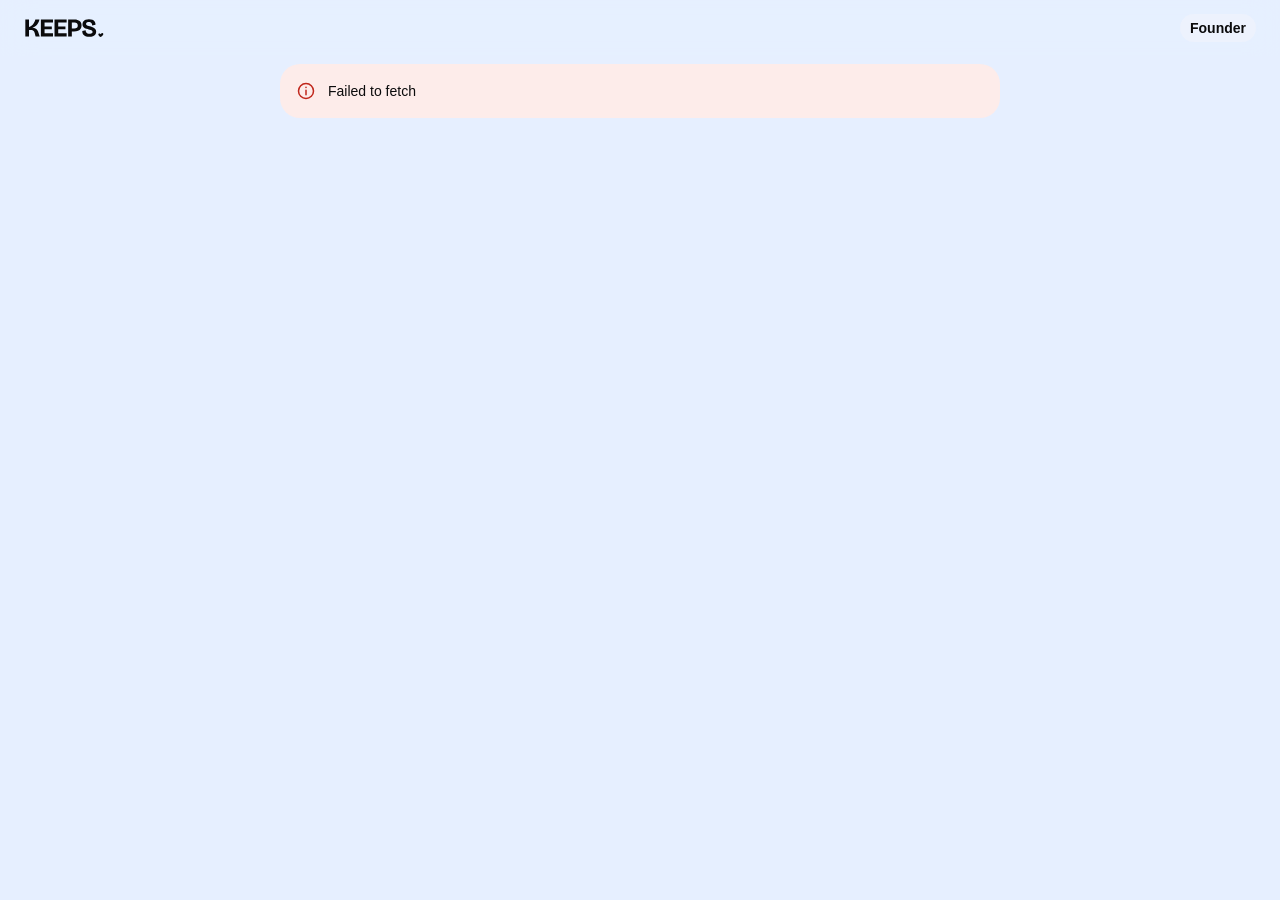
<file: founder.html>
<!doctype html>
<html lang="en">
<head>
<meta charset="utf-8">
<meta name="viewport" content="width=device-width, initial-scale=1">
<title>Film brief · Keeps</title>
<meta name="robots" content="noindex, nofollow">
<meta name="referrer" content="no-referrer">
<meta name="theme-color" content="#e6efff">
<link rel="icon" href="assets/favicon.svg" type="image/svg+xml">
<link rel="preconnect" href="https://fcjqeenkrqgljbfsyzle.supabase.co" crossorigin>
<link rel="stylesheet" href="assets/app.css?v=20261203">
<style>
  .page.brief { max-width: 48rem; }
  .due { display: flex; gap: .75rem; align-items: center; }
  .kv2 { display: grid; grid-template-columns: minmax(7rem, auto) 1fr; gap: .625rem 1rem; font: var(--t-body); }
  .kv2 dt { color: var(--content-secondary); }
  .kv2 dd { font-weight: 600; white-space: pre-wrap; overflow-wrap: anywhere; }
  .ref { display: grid; grid-template-columns: 7rem 1fr; gap: 1rem; align-items: center; }
  .ref img { width: 7rem; aspect-ratio: 4 / 3; object-fit: cover; border-radius: var(--r-m); }
  .person h3 { font: var(--t-body-bold); margin-bottom: .25rem; }
  .person ul { display: grid; gap: .25rem; }
  .person a { display: flex; justify-content: space-between; gap: 1rem; padding: .625rem .75rem; border-radius: var(--r-s); background: var(--bg-neutral); font: var(--t-body); color: var(--content-primary); text-decoration: none; }
  .person a:hover { background: var(--bg-neutral-hover); }
  .person a span:last-child { color: var(--content-secondary); flex: none; }
  .people { display: grid; gap: 1rem; }
  .total { display: grid; gap: .5rem; }
  .total .row { display: flex; justify-content: space-between; font: var(--t-body-bold); }
  .total .bar { height: 8px; border-radius: var(--r-full); background: var(--bg-neutral); overflow: hidden; }
  .total .bar i { display: block; height: 100%; background: var(--interactive-accent); transform: scaleX(0); transform-origin: left; transition: transform .2s; }
  .field input[type=file] { height: auto; padding: .5rem; border: 1px dashed var(--border-input); border-radius: var(--r-m); background: var(--bg-neutral); font: var(--t-body); color: var(--content-secondary); width: 100%; }
  .field input[type=file]::file-selector-button { margin-right: .75rem; height: 2.5rem; padding: 0 1rem; border: 0; border-radius: var(--r-full); background: var(--interactive-secondary); color: var(--interactive-on-secondary); font: var(--t-body-bold); cursor: pointer; }
  .help code { font-size: .8125rem; overflow-wrap: anywhere; }
  .replace summary { cursor: pointer; font: var(--t-body-bold); color: var(--content-link); padding: .25rem 0; }
  .replace .stack { display: grid; gap: 1rem; margin-top: .75rem; }
  code.cmd { display: block; padding: .75rem 1rem; border-radius: var(--r-m); background: var(--bg-neutral); font: 500 .875rem/1.4 ui-monospace, Menlo, monospace; overflow-x: auto; white-space: nowrap; }
</style>
</head>
<body>
<header class="appbar"><a class="logo" href="/" aria-label="Keeps home"><svg viewBox="0 222 368 92" aria-hidden="true"><use href="assets/brand/keeps-logo.svg#logo"/></svg></a>
  <div class="end"><span class="badge">Founder</span></div></header>
<main class="page brief" id="app"><div class="sk-wrap" aria-busy="true" aria-label="Loading the brief"><span class="sk sk-line w50 tall"></span><span class="sk sk-line w30"></span><div class="card sk-card"><span class="sk sk-btn"></span><span class="sk sk-btn"></span></div><div class="card sk-card"><div class="sk-row"><span class="sk sk-av s"></span><span class="sk-col"><span class="sk sk-line w50"></span><span class="sk sk-line w30"></span></span></div><div class="sk-row"><span class="sk sk-av s"></span><span class="sk-col"><span class="sk sk-line w50"></span><span class="sk sk-line w30"></span></span></div><div class="sk-row"><span class="sk sk-av s"></span><span class="sk-col"><span class="sk sk-line w50"></span><span class="sk sk-line w30"></span></span></div><div class="sk-row"><span class="sk sk-av s"></span><span class="sk-col"><span class="sk sk-line w50"></span><span class="sk sk-line w30"></span></span></div></div></div></main>
<script src="assets/config.js?v=20261203"></script><script src="assets/common.js?v=20261203"></script><script src="assets/ui.js?v=20261203"></script>
<script>
// The founder's design brief for one order: everything needed to cut the film, plus every file to download.
// Opened from the alert email (signed link). "Brief for AI" is a Markdown file to hand to the editing agent with the media.
(function () {
  const qs = new URLSearchParams(location.search), app = K.$("#app"), I = K.icon;
  const ist = (d) => d ? new Date(d).toLocaleString("en-IN", { timeZone: "Asia/Kolkata", weekday: "short", day: "numeric", month: "short", hour: "numeric", minute: "2-digit" }) + " IST" : "";
  const day = (d) => d ? K.fmtDate(String(d).slice(0, 10), { weekday: "short", day: "numeric", month: "short", year: "numeric" }) : "";
  const isVid = (f) => /^video\//.test(f.mime || "") || /\.(mov|mp4|m4v|3gp|avi|mkv|webm|mts|m2ts|hevc)$/i.test(f.filename);

  function md(b) {
    const by = group(b.files);
    const L = [
      `# Film brief: ${b.honoree || "Untitled"}${b.occasion ? " · " + b.occasion : ""}`, "",
      "## Delivery",
      `- Deliver by: ${ist(b.due_at) || "when uploads close + 1 hour"}`,
      `- Shape: ${b.orientation === "portrait" ? "Portrait 9:16 (1080×1920)" : "Landscape 16:9 (1920×1080)"}`,
      `- Celebration day: ${day(b.event_date) || "not given"}`, "",
      "## Creative",
      `- Feeling: ${b.tone || "Warm"}`,
      `- Style: ${b.theme || "Surprise me"}${b.style_ref ? ` (reference frame: ${b.style_ref})` : ""}`,
      `- Opening title: ${b.title_text || "(write one that fits the occasion)"}`,
      `- Closing line: ${b.end_text || "(write one, signed from everyone)"}`, "",
      "## About them", b.brief || "(not given)", "",
      "## Must include", b.must_include || "(nothing specific)", "",
      "## Organiser's note to guests", b.family_message || "(none)", "",
      "## Media", `${b.files.length} files from ${Object.keys(by).length} people. Honoree photo: ${b.cover ? "honoree-photo.jpg" : "none"}.`, "",
      ...Object.entries(by).flatMap(([who, fs]) => [`### ${who}`, ...fs.map((f) => `- ${f.filename} (${isVid(f) ? "video" : "photo"}, ${K.size(f.size_bytes)}${f.late ? ", arrived after close" : ""})`), ""]),
      "## Notes for the edit",
      "- Video wishes are the heart of the film: keep each person's message intact; trim only dead air.",
      "- Use the honoree photo for the opening and closing frames.",
      "- Photos without a video: use them as a montage between messages, grouped by person.",
      b.remake_note ? `- REMAKE requested: ${b.remake_note}` : "",
      "", `Organiser: ${b.organiser || ""} · ${b.email || ""} · ${b.phone || ""}`, `Order: ${b.id}`,
    ];
    return L.filter((x, i) => x !== "" || L[i - 1] !== "").join("\n");
  }
  function group(files) {   // one person per name, ignoring case and stray spaces
    const by = {}, seen = {};
    files.forEach((f) => { const raw = String(f.contributor || "Someone").trim(); (by[seen[raw.toLowerCase()] ||= raw] ||= []).push(f); });
    return by;
  }

  // ---------- deliver the finished film ----------
  const remakeDue = (b) => !!(b.delivered_at && b.remake_requested_at && !b.remake_delivered_at);
  function deliverHTML(b) {
    const done = b.delivered_at && !remakeDue(b);
    const form = `<div class="field"><label for="dl-master">Finished film</label>
        <input type="file" id="dl-master" accept="video/mp4,video/quicktime,video/*">
        <p class="help">The full-quality MP4 they'll download and keep.</p></div>
      <div class="field"><label for="dl-share">Smaller copy for WhatsApp <span class="optional">· Optional</span></label>
        <input type="file" id="dl-share" accept="video/mp4,video/*">
        <p class="help">Make both with <code>python3 scripts/keeps.py export film.mp4</code>. Skip it and we use the finished film for both.</p></div>
      <div class="total" id="dl-prog" hidden><div class="row"><span id="dl-l">Uploading</span><span id="dl-p">0%</span></div><div class="bar"><i id="dl-bar"></i></div></div>
      <p class="msg-err" id="dl-err" role="alert"></p>
      <button class="btn block" type="button" id="dl-go">${remakeDue(b) ? "Upload and deliver the remake" : "Upload and deliver"}</button>`;
    if (done) return `<section class="card" id="deliver"><div class="alert positive">${I("check")}<span>Delivered ${K.esc(ist(b.delivered_at))}. ${K.esc(b.organiser || "They")} got the "film is ready" email.</span></div>
      <details class="replace"><summary>Replace the film</summary><div class="stack">${form}<p class="t-body">Replacing doesn't send another email.</p></div></details></section>`;
    return `<section class="card" id="deliver"><div class="stack-s"><h2 class="t-body-title">${remakeDue(b) ? "Deliver the remake" : "Deliver the film"}</h2>
      <p class="t-body">${remakeDue(b) ? `They asked: “${K.esc(b.remake_note || "")}”. ` : ""}Upload the finished film. We put it on their order page and email ${K.esc(b.buyer_email || "them")} that it's ready.</p></div>${form}</section>`;
  }
  let tusP = null;
  const loadTus = () => tusP ||= new Promise((ok, no) => { const s = document.createElement("script");
    s.src = "https://cdn.jsdelivr.net/npm/tus-js-client@4.1.0/dist/tus.min.js"; s.onload = ok; s.onerror = () => { tusP = null; no(new Error("Couldn't load the uploader. Check your connection.")); }; document.head.append(s); });
  async function putFile(b, file, kind, onPct) {
    await loadTus();
    const sig = await K.api("/admin/deliver/sign", { order_id: b.id, k: qs.get("k"), kind });
    await new Promise((resolve, reject) => {
      const headers = { "x-signature": sig.token, "x-upsert": "false" };
      if (K.cfg.publishableKey) headers.apikey = K.cfg.publishableKey;
      const up = new tus.Upload(file, { endpoint: K.cfg.tus, headers, uploadDataDuringCreation: true, removeFingerprintOnSuccess: true,
        chunkSize: 6 * 1024 * 1024, retryDelays: [0, 2000, 5000, 10000, 20000, 30000],
        metadata: { bucketName: sig.bucket, objectName: sig.path, contentType: file.type || "video/mp4", cacheControl: "3600" },
        onProgress: (a, t) => onPct(a / t), onError: reject, onSuccess: resolve });
      up.start();
    });
    return sig.path;
  }
  // Thumbnail: a frame about 10 seconds in (a fifth of the way for short films), as a JPEG. Null if the browser can't decode it.
  function grabFrame(file) {
    return new Promise((resolve) => {
      const v = document.createElement("video"), url = URL.createObjectURL(file);
      const done = (blob) => { URL.revokeObjectURL(url); resolve(blob); };
      v.muted = true; v.playsInline = true; v.preload = "auto"; v.src = url;
      setTimeout(() => done(null), 20000);
      v.onerror = () => done(null);
      v.onloadedmetadata = () => { v.currentTime = Math.min(10, (v.duration || 10) * 0.2); };
      v.onseeked = () => {
        const w = Math.min(1280, v.videoWidth), h = Math.round(w * v.videoHeight / v.videoWidth);
        if (!w || !h) return done(null);
        const c = document.createElement("canvas"); c.width = w; c.height = h;
        c.getContext("2d").drawImage(v, 0, 0, w, h);
        c.toBlob((bl) => done(bl), "image/jpeg", 0.85);
      };
    });
  }
  async function putPoster(b, blob) {
    const sig = await K.api("/admin/deliver/sign", { order_id: b.id, k: qs.get("k"), kind: "poster" });
    const r = await fetch(sig.signed_url, { method: "PUT", headers: { "content-type": "image/jpeg" }, body: blob });
    return r.ok ? sig.path : null;
  }
  function wireDeliver(b) {
    const go = K.$("#dl-go"); if (!go) return;
    go.addEventListener("click", () => {
      const master = K.$("#dl-master").files[0], share = K.$("#dl-share").files[0];
      K.$("#dl-err").textContent = master ? "" : "Choose the finished film first.";
      if (!master) return;
      // Delivering emails the customer: confirm first.
      const sh = K.sheet({ id: "dl-confirm", title: remakeDue(b) ? "Deliver the remake?" : `Deliver ${K.esc(b.honoree || "the")}'s film?`,
        sub: `We'll upload ${K.esc(master.name)} (${K.size(master.size)})${share ? " and the smaller copy" : ""}, put it on their order page and email ${K.esc(b.buyer_email || "them")}. You can't unsend the email.`,
        foot: `<button class="btn block" type="button" id="dl-yes">Upload and deliver</button><button class="btn neutral block" type="button" data-close>Not yet</button>` });
      K.$("#dl-yes").addEventListener("click", async () => {
        sh.close(); go.disabled = true; K.$("#dl-prog").hidden = false;
        const total = master.size + (share?.size || 0);
        const pct = (base, size) => (f) => { const p = Math.floor(((base + f * size) / total) * 100); K.$("#dl-p").textContent = p + "%"; K.$("#dl-bar").style.transform = `scaleX(${p / 100})`; };
        try {
          K.$("#dl-l").textContent = "Uploading the finished film";
          const master_path = await putFile(b, master, "master", pct(0, master.size));
          let share_path = null;
          if (share) { K.$("#dl-l").textContent = "Uploading the smaller copy"; share_path = await putFile(b, share, "share", pct(master.size, share.size)); }
          K.$("#dl-l").textContent = "Making the thumbnail…";
          const frame = await grabFrame(share || master).catch(() => null);
          const poster_path = frame ? await putPoster(b, frame).catch(() => null) : null;
          K.$("#dl-l").textContent = "Delivering…";
          const r = await K.api("/admin/deliver/done", { order_id: b.id, k: qs.get("k"), master_path, share_path: share_path || master_path, poster_path });
          K.$("#deliver").innerHTML = `<div class="alert positive">${I("check")}<span><b>Delivered.</b> ${r.email === "sent" ? `We emailed ${K.esc(r.buyer_email)} that ${r.remake ? "the remake" : "their film"} is ready.`
              : r.email === "earlier" ? "The film is replaced. They already had the ready email, so we didn't send another."
              : "The ready email didn't go out yet. It retries every minute."}</span></div>
            <a class="btn secondary md" href="${K.esc(r.owner_url)}" target="_blank" rel="noopener" style="justify-self:start">See their order page</a>`;
        } catch (x) { K.$("#dl-err").textContent = x.message || "The upload stopped. Try again."; go.disabled = false; }
      });
    });
  }

  function render(b) {
    const by = group(b.files), people = Object.keys(by).length;
    const kv = (rows) => `<dl class="kv2">${rows.filter(([, v]) => v).map(([k, v]) => `<dt>${K.esc(k)}</dt><dd>${K.esc(v)}</dd>`).join("")}</dl>`;
    document.title = `${b.honoree || "Film"} brief · Keeps`;
    app.innerHTML = `
      <div class="page-head"><h1 class="t-screen">${K.esc(b.honoree || "Untitled")}${b.occasion ? ` · ${K.esc(b.occasion)}` : ""}</h1>
        <p class="t-lead">${b.files.length} files from ${people} ${people === 1 ? "person" : "people"}.</p></div>
      ${b.due_at && !b.delivered_at ? `<div class="alert warning due">${I("clock")}<span><b>Deliver by ${K.esc(ist(b.due_at))}</b></span></div>` : ""}
      ${b.delivered_at ? `<div class="alert positive">${I("check")}<span>Delivered ${K.esc(ist(b.delivered_at))}</span></div>` : ""}
      <section class="card"><div class="btn-stack">
        <button class="btn block" type="button" id="all">${I("download")}<span>Download everything (.zip, ${K.size(b.files.reduce((a, f) => a + Number(f.size_bytes || 0), 0))})</span></button>
        <button class="btn secondary block" type="button" id="md">${I("edit")}Download brief for AI (.md)</button></div>
        <p class="t-body" id="zip-st">One zip: a folder per person, the honoree photo and the brief. Or pull everything to your Mac:</p>
        <code class="cmd">python3 scripts/keeps.py pull ${K.esc(b.id)}</code></section>
      ${deliverHTML(b)}
      <section class="card"><h2 class="t-body-title">Delivery</h2>${kv([
        ["Deliver by", ist(b.due_at)], ["Shape", b.orientation === "portrait" ? "Portrait 9:16" : "Landscape 16:9"],
        ["Celebration", day(b.event_date)], ["Uploads closed", b.closed_at ? `${ist(b.closed_at)} (${b.close_reason === "buyer" ? "organiser closed early" : "deadline"})` : `Open until ${ist(b.cutoff_at)}`]])}</section>
      <section class="card"><h2 class="t-body-title">Creative</h2>
        ${b.style_ref ? `<div class="ref"><img src="${K.esc(b.style_ref)}" alt=""><div><b>${K.esc(b.theme)}</b><p class="t-body">${K.esc(b.tone || "Warm")}</p></div></div>` : ""}
        ${kv([["Style", b.style_ref ? "" : b.theme || "Surprise me"], ["Feeling", b.style_ref ? "" : b.tone || "Warm"],
          ["Opening title", b.title_text || "Not given: write one"], ["Closing line", b.end_text || "Not given: write one"],
          ["About them", b.brief], ["Must include", b.must_include], ["Note to guests", b.family_message], ["Remake request", b.remake_note]])}</section>
      <section class="card"><h2 class="t-body-title">Media</h2><div class="people">
        ${b.cover ? `<div class="person"><h3>Honoree photo</h3><ul><li><a href="${K.esc(b.cover)}">${I("photo", "s")}<span>honoree-photo.jpg</span><span></span></a></li></ul></div>` : ""}
        ${Object.entries(by).map(([who, fs]) => `<div class="person"><h3>${K.esc(who)}</h3><ul>${fs.map((f) =>
          `<li><a href="${K.esc(f.url)}" download><span>${K.esc(f.filename)}${f.late ? " · late" : ""}</span><span>${isVid(f) ? "Video" : "Photo"} · ${K.size(f.size_bytes)}</span></a></li>`).join("")}</ul></div>`).join("")}
      </div></section>
      <section class="card">${kv([["Organiser", b.organiser], ["Email", b.email], ["Phone", b.phone], ["Order", b.id]])}
        <a class="btn neutral md" href="${K.esc(b.owner_url)}" style="justify-self:start">Open their order page</a></section>`;
    wireDeliver(b);
    K.$("#md").addEventListener("click", () => {
      const a = document.createElement("a");
      a.href = URL.createObjectURL(new Blob([md(b)], { type: "text/markdown" }));
      a.download = `brief-${(b.honoree || "film").toLowerCase().replace(/[^a-z0-9]+/g, "-")}.md`; a.click();
    });
    // Everything as one zip. Chrome/Edge stream it straight to disk (any size); Safari builds it in memory.
    K.$("#all").addEventListener("click", async (e) => {
      const btn = e.currentTarget, label = btn.querySelector("span"), st = K.$("#zip-st"), was = label.textContent;
      const slug = (b.honoree || "film").toLowerCase().replace(/[^a-z0-9]+/g, "-");
      const zipName = `keeps-${slug}-${String(b.id).slice(0, 8)}.zip`;
      const safe = (x) => String(x).replace(/[\\/:*?"<>|]+/g, "_").trim() || "file";
      const items = [...(b.cover ? [{ name: "honoree-photo.jpg", url: b.cover }] : []),
        ...Object.entries(group(b.files)).flatMap(([who, fs]) => fs.map((f, i) => ({ name: `${safe(who)}/${String(i + 1).padStart(2, "0")} ${safe(f.filename)}`, url: f.url })))];
      btn.disabled = true;
      try {
        let sink = null;
        if (window.showSaveFilePicker) {
          try { sink = await (await showSaveFilePicker({ suggestedName: zipName, types: [{ description: "Zip", accept: { "application/zip": [".zip"] } }] })).createWritable(); }
          catch (x) { if (x.name === "AbortError") { btn.disabled = false; return; } }
        }
        const { downloadZip } = await import("https://cdn.jsdelivr.net/npm/client-zip@2.4.5/index.js");
        let n = 0;
        async function* entries() {
          yield { name: "brief.md", input: md(b) };
          for (const it of items) {
            label.textContent = `Adding ${++n} of ${items.length}…`;
            const r = await fetch(it.url);
            if (!r.ok) throw new Error(`Couldn't fetch ${it.name}. The link may have expired: reload this page.`);
            yield { name: it.name, input: r };
          }
        }
        const zip = downloadZip(entries());
        if (sink) await zip.body.pipeTo(sink);
        else {
          const a = document.createElement("a");
          a.href = URL.createObjectURL(await zip.blob()); a.download = zipName; a.click();
          setTimeout(() => URL.revokeObjectURL(a.href), 60000);
        }
        label.textContent = "Saved"; st.textContent = `Saved ${zipName}.`;
      } catch (x) { st.textContent = x.message || "The zip didn't finish. Try again."; label.textContent = was; }
      btn.disabled = false;
    });
  }

  (async () => {
    try {
      const b = K.demo && !qs.get("id") ? await fetch("dev/brief-demo.json").then((r) => r.json())
        : await K.api(`/admin/brief?id=${encodeURIComponent(qs.get("id") || "")}&k=${encodeURIComponent(qs.get("k") || "")}`);
      render(b);
    } catch (e) { app.innerHTML = `<div class="alert negative">${I("info")}<span>${K.esc(e.message)}</span></div>`; }
  })();
})();
</script>
</body></html>
</file>
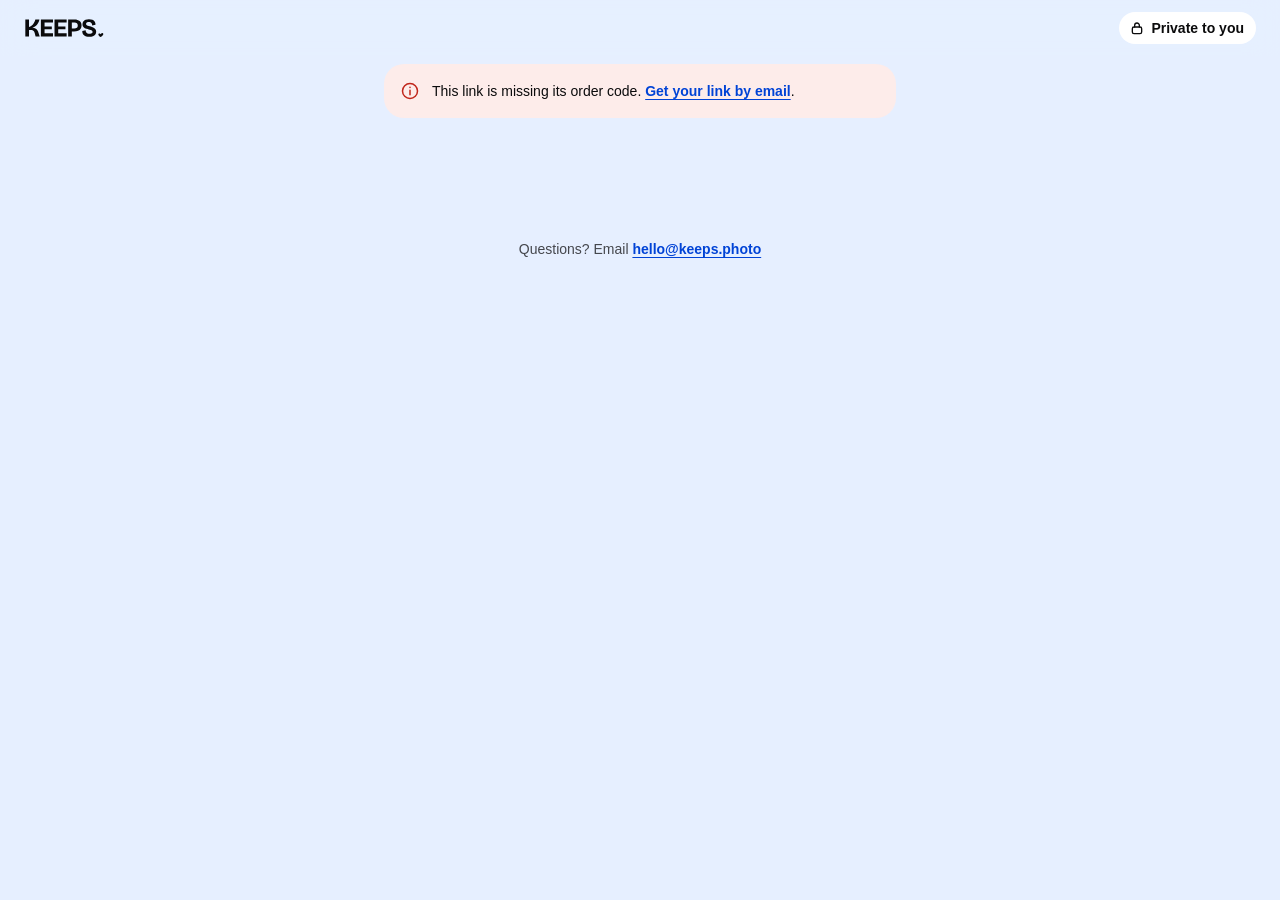
<file: order.html>
<!doctype html>
<html lang="en">
<head>
<meta charset="utf-8">
<meta name="viewport" content="width=device-width, initial-scale=1, viewport-fit=cover">
<title>Your film · Keeps</title>
<meta name="robots" content="noindex">
<meta name="referrer" content="no-referrer">
<meta name="theme-color" content="#e6efff">
<link rel="icon" href="assets/favicon.svg" type="image/svg+xml">
<link rel="preconnect" href="https://fcjqeenkrqgljbfsyzle.supabase.co" crossorigin>
<link rel="stylesheet" href="assets/app.css?v=20261203">
<link rel="stylesheet" href="assets/order.css?v=20261203">
</head>
<body>
<header class="appbar">
  <button class="icon-btn ghost" type="button" id="nav-back" aria-label="Back" hidden></button>
  <a class="logo" href="/" aria-label="Keeps home" id="nav-logo"><svg viewBox="0 222 368 92" aria-hidden="true"><use href="assets/brand/keeps-logo.svg#logo"/></svg></a>
  <div class="end"><span class="private"><svg class="ico" viewBox="0 0 24 24" aria-hidden="true"><rect x="5" y="10.5" width="14" height="10" rx="2.5"/><path d="M8.5 10.5V8a3.5 3.5 0 0 1 7 0v2.5"/></svg>Private to you</span></div>
</header>

<main class="page" id="app" aria-live="polite">
  <div class="sk-wrap" id="loading" aria-busy="true" aria-label="Loading your film">
    <div class="card sk-card"><div class="sk-row"><span class="sk sk-av"></span><span class="sk-col"><span class="sk sk-line w40"></span><span class="sk sk-line w70 tall"></span><span class="sk sk-line w50"></span></span></div>
      <span class="sk sk-block"></span><span class="sk sk-btn"></span><span class="sk sk-btn"></span></div>
    <div class="card sk-card"><span class="sk sk-line w40"></span><div class="sk-row"><span class="sk sk-av s"></span><span class="sk-col"><span class="sk sk-line w50"></span><span class="sk sk-line w30"></span></span></div><div class="sk-row"><span class="sk sk-av s"></span><span class="sk-col"><span class="sk sk-line w50"></span><span class="sk sk-line w30"></span></span></div><div class="sk-row"><span class="sk sk-av s"></span><span class="sk-col"><span class="sk sk-line w50"></span><span class="sk sk-line w30"></span></span></div></div>
  </div>
</main>

<footer class="foot">Questions? Email <a data-contact></a></footer>

<script src="assets/config.js?v=20261203"></script><script src="assets/analytics.js?v=20261203"></script>
<script src="assets/common.js?v=20261203"></script>
<script src="assets/ui.js?v=20261203"></script>
<script src="assets/uploader.js?v=20261203"></script>
<script src="assets/invite-card.js?v=20261203"></script>
<script src="assets/order.js?v=20261205"></script>
</body>
</html>
</file>
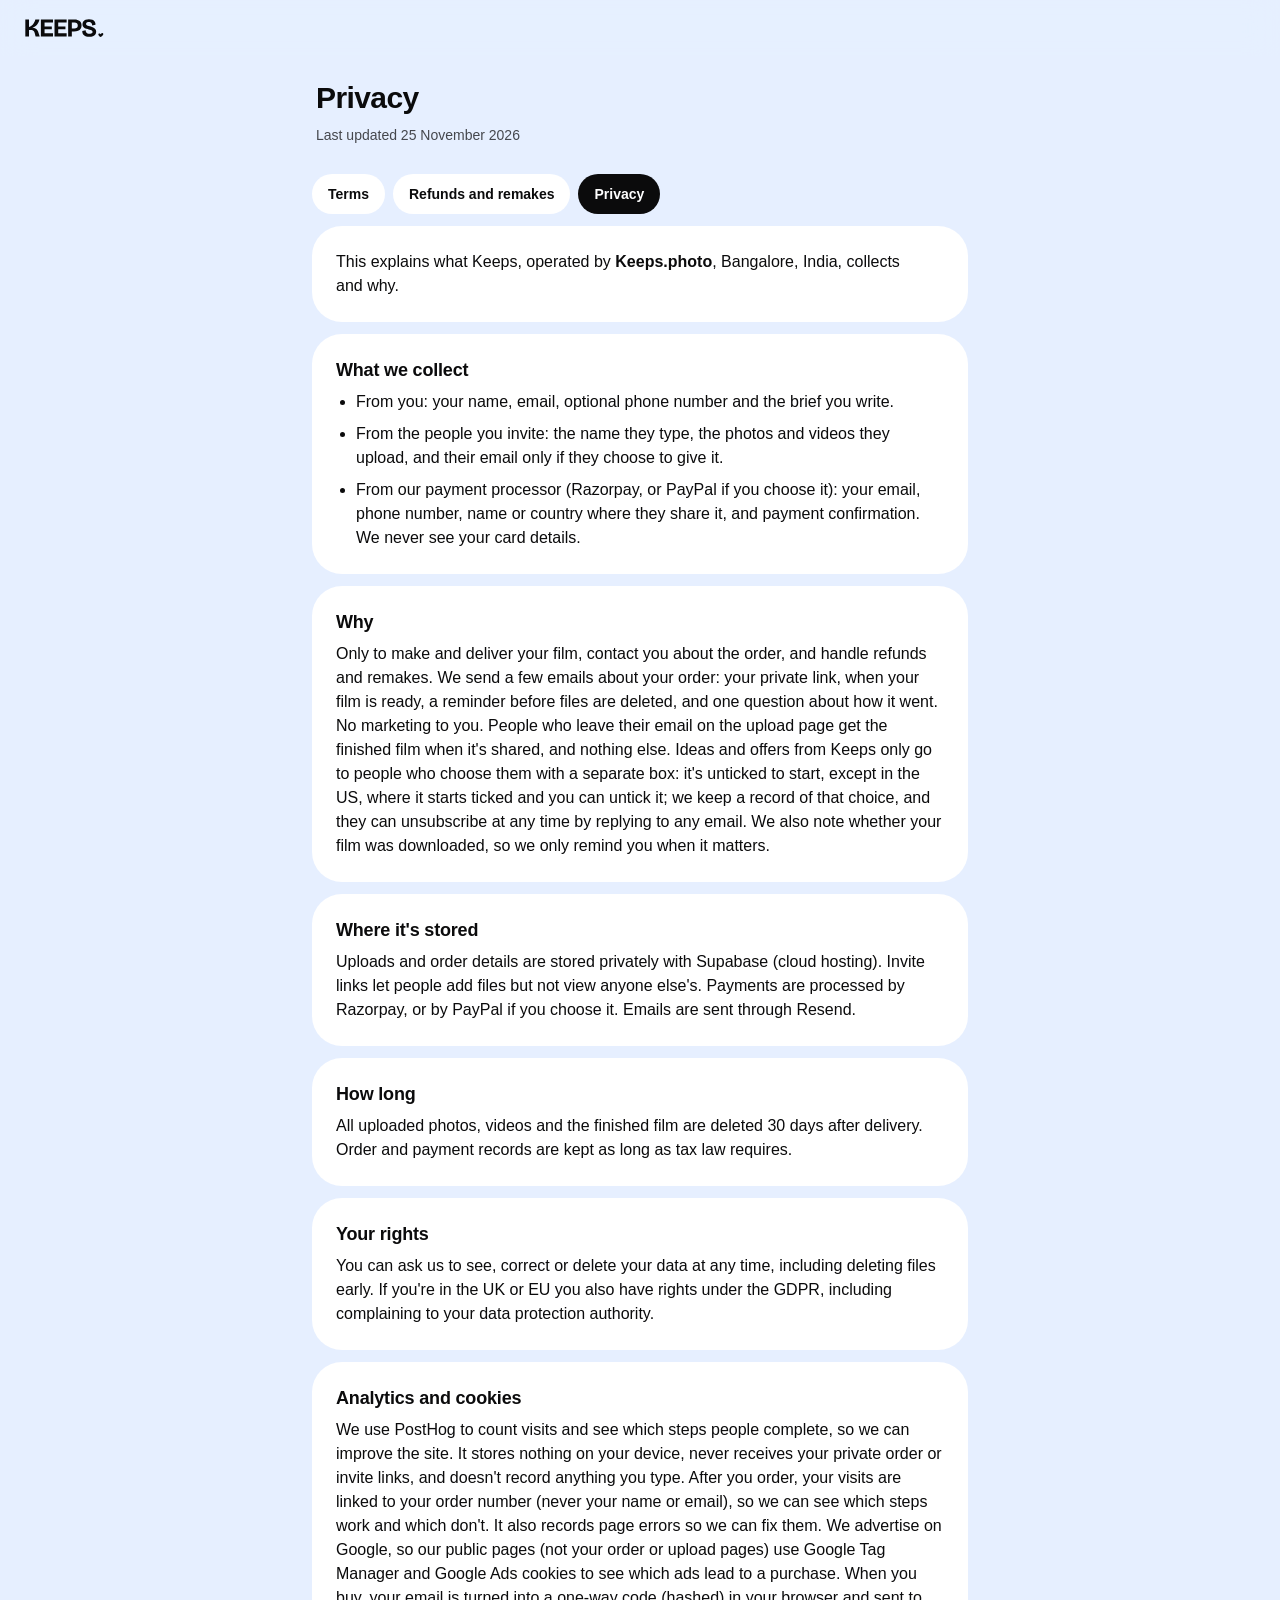
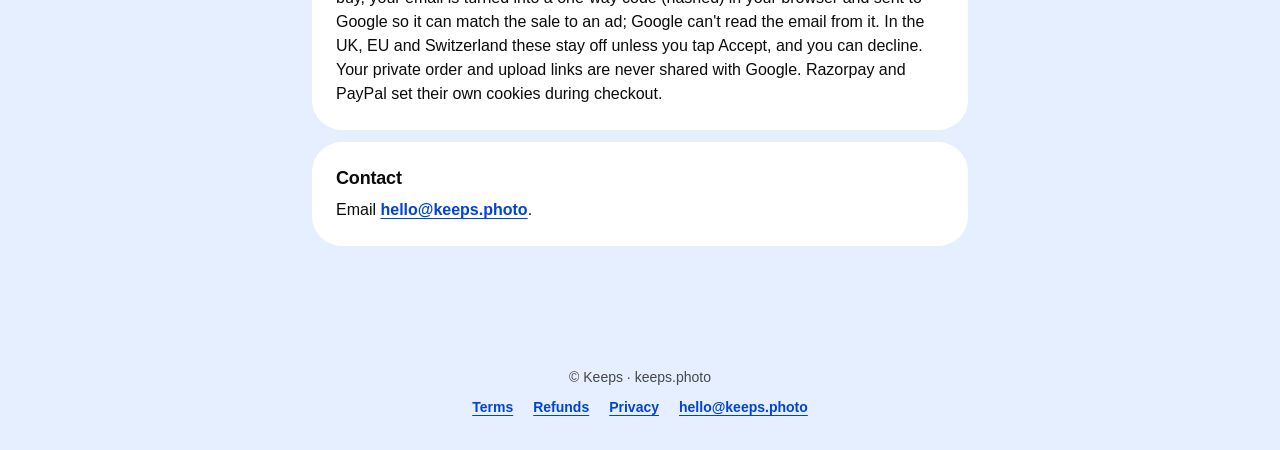
<file: privacy.html>
<!doctype html>
<html lang="en">
<head>
<meta charset="utf-8">
<meta name="viewport" content="width=device-width, initial-scale=1">
<title>Privacy · Keeps</title>
<meta name="theme-color" content="#e6efff">
<link rel="icon" href="assets/favicon.svg" type="image/svg+xml">
<link rel="stylesheet" href="assets/app.css?v=20261203">
</head>
<body>
<header class="appbar"><a class="logo" href="/" aria-label="Keeps home"><svg viewBox="0 222 368 92" aria-hidden="true"><use href="assets/brand/keeps-logo.svg#logo"/></svg></a></header>
<main class="page doc">
  <div class="page-head"><h1 class="t-screen">Privacy</h1><p class="t-body">Last updated 25 November 2026</p></div>
  <nav class="doc-tabs" aria-label="Policies"><a href="terms.html">Terms</a><a href="refunds.html">Refunds and remakes</a><a href="privacy.html" aria-current="page">Privacy</a></nav>
  <section class="card"><p>This explains what Keeps, operated by <b>Keeps.photo</b>, Bangalore, India, collects and why.</p></section>
  <section class="card"><h2 class="t-body-title">What we collect</h2><ul><li>From you: your name, email, optional phone number and the brief you write.</li><li>From the people you invite: the name they type, the photos and videos they upload, and their email only if they choose to give it.</li><li>From our payment processor (Razorpay, or PayPal if you choose it): your email, phone number, name or country where they share it, and payment confirmation. We never see your card details.</li></ul></section>
  <section class="card"><h2 class="t-body-title">Why</h2><p>Only to make and deliver your film, contact you about the order, and handle refunds and remakes. We send a few emails about your order: your private link, when your film is ready, a reminder before files are deleted, and one question about how it went. No marketing to you. People who leave their email on the upload page get the finished film when it's shared, and nothing else. Ideas and offers from Keeps only go to people who choose them with a separate box: it's unticked to start, except in the US, where it starts ticked and you can untick it; we keep a record of that choice, and they can unsubscribe at any time by replying to any email. We also note whether your film was downloaded, so we only remind you when it matters.</p></section>
  <section class="card"><h2 class="t-body-title">Where it's stored</h2><p>Uploads and order details are stored privately with Supabase (cloud hosting). Invite links let people add files but not view anyone else's. Payments are processed by Razorpay, or by PayPal if you choose it. Emails are sent through Resend.</p></section>
  <section class="card"><h2 class="t-body-title">How long</h2><p>All uploaded photos, videos and the finished film are deleted 30 days after delivery. Order and payment records are kept as long as tax law requires.</p></section>
  <section class="card"><h2 class="t-body-title">Your rights</h2><p>You can ask us to see, correct or delete your data at any time, including deleting files early. If you're in the UK or EU you also have rights under the GDPR, including complaining to your data protection authority.</p></section>
  <section class="card"><h2 class="t-body-title">Analytics and cookies</h2><p>We use PostHog to count visits and see which steps people complete, so we can improve the site. It stores nothing on your device, never receives your private order or invite links, and doesn't record anything you type. After you order, your visits are linked to your order number (never your name or email), so we can see which steps work and which don't. It also records page errors so we can fix them. We advertise on Google, so our public pages (not your order or upload pages) use Google Tag Manager and Google Ads cookies to see which ads lead to a purchase. When you buy, your email is turned into a one-way code (hashed) in your browser and sent to Google so it can match the sale to an ad; Google can't read the email from it. In the UK, EU and Switzerland these stay off unless you tap Accept, and you can decline. Your private order and upload links are never shared with Google. Razorpay and PayPal set their own cookies during checkout.</p></section>
  <section class="card"><h2 class="t-body-title">Contact</h2><p>Email <a data-contact></a>.</p></section>
</main>
<footer class="foot"><span>© Keeps · keeps.photo</span><nav><a href="terms.html">Terms</a><a href="refunds.html">Refunds</a><a href="privacy.html">Privacy</a><a data-contact></a></nav></footer>
<script src="assets/config.js?v=20261203"></script><script src="assets/analytics.js?v=20261203"></script><script src="assets/common.js?v=20261203"></script><script src="assets/ads.js?v=20261203"></script>
</body></html>
</file>
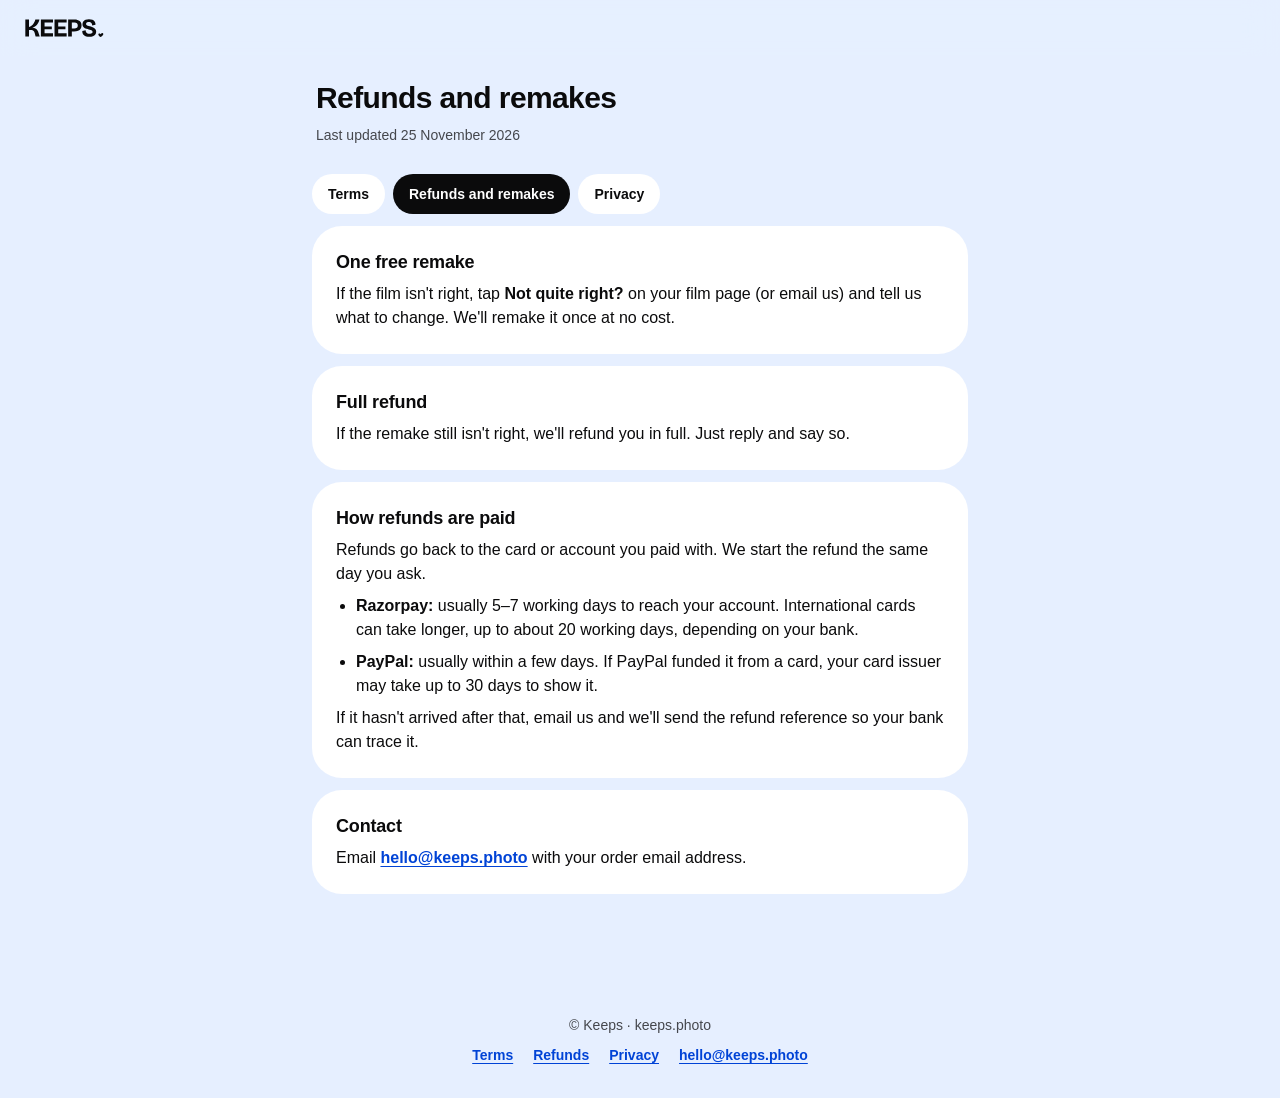
<file: refunds.html>
<!doctype html>
<html lang="en">
<head>
<meta charset="utf-8">
<meta name="viewport" content="width=device-width, initial-scale=1">
<title>Refunds and remakes · Keeps</title>
<meta name="theme-color" content="#e6efff">
<link rel="icon" href="assets/favicon.svg" type="image/svg+xml">
<link rel="stylesheet" href="assets/app.css?v=20261203">
</head>
<body>
<header class="appbar"><a class="logo" href="/" aria-label="Keeps home"><svg viewBox="0 222 368 92" aria-hidden="true"><use href="assets/brand/keeps-logo.svg#logo"/></svg></a></header>
<main class="page doc">
  <div class="page-head"><h1 class="t-screen">Refunds and remakes</h1><p class="t-body">Last updated 25 November 2026</p></div>
  <nav class="doc-tabs" aria-label="Policies"><a href="terms.html">Terms</a><a href="refunds.html" aria-current="page">Refunds and remakes</a><a href="privacy.html">Privacy</a></nav>
  <section class="card"><h2 class="t-body-title">One free remake</h2><p>If the film isn't right, tap <b>Not quite right?</b> on your film page (or email us) and tell us what to change. We'll remake it once at no cost.</p></section>
  <section class="card"><h2 class="t-body-title">Full refund</h2><p>If the remake still isn't right, we'll refund you in full. Just reply and say so.</p></section>
  <section class="card"><h2 class="t-body-title">How refunds are paid</h2><p>Refunds go back to the card or account you paid with. We start the refund the same day you ask.</p><ul><li><b>Razorpay:</b> usually 5–7 working days to reach your account. International cards can take longer, up to about 20 working days, depending on your bank.</li><li><b>PayPal:</b> usually within a few days. If PayPal funded it from a card, your card issuer may take up to 30 days to show it.</li></ul><p>If it hasn't arrived after that, email us and we'll send the refund reference so your bank can trace it.</p></section>
  <section class="card"><h2 class="t-body-title">Contact</h2><p>Email <a data-contact></a> with your order email address.</p></section>
</main>
<footer class="foot"><span>© Keeps · keeps.photo</span><nav><a href="terms.html">Terms</a><a href="refunds.html">Refunds</a><a href="privacy.html">Privacy</a><a data-contact></a></nav></footer>
<script src="assets/config.js?v=20261203"></script><script src="assets/analytics.js?v=20261203"></script><script src="assets/common.js?v=20261203"></script><script src="assets/ads.js?v=20261203"></script>
</body></html>
</file>
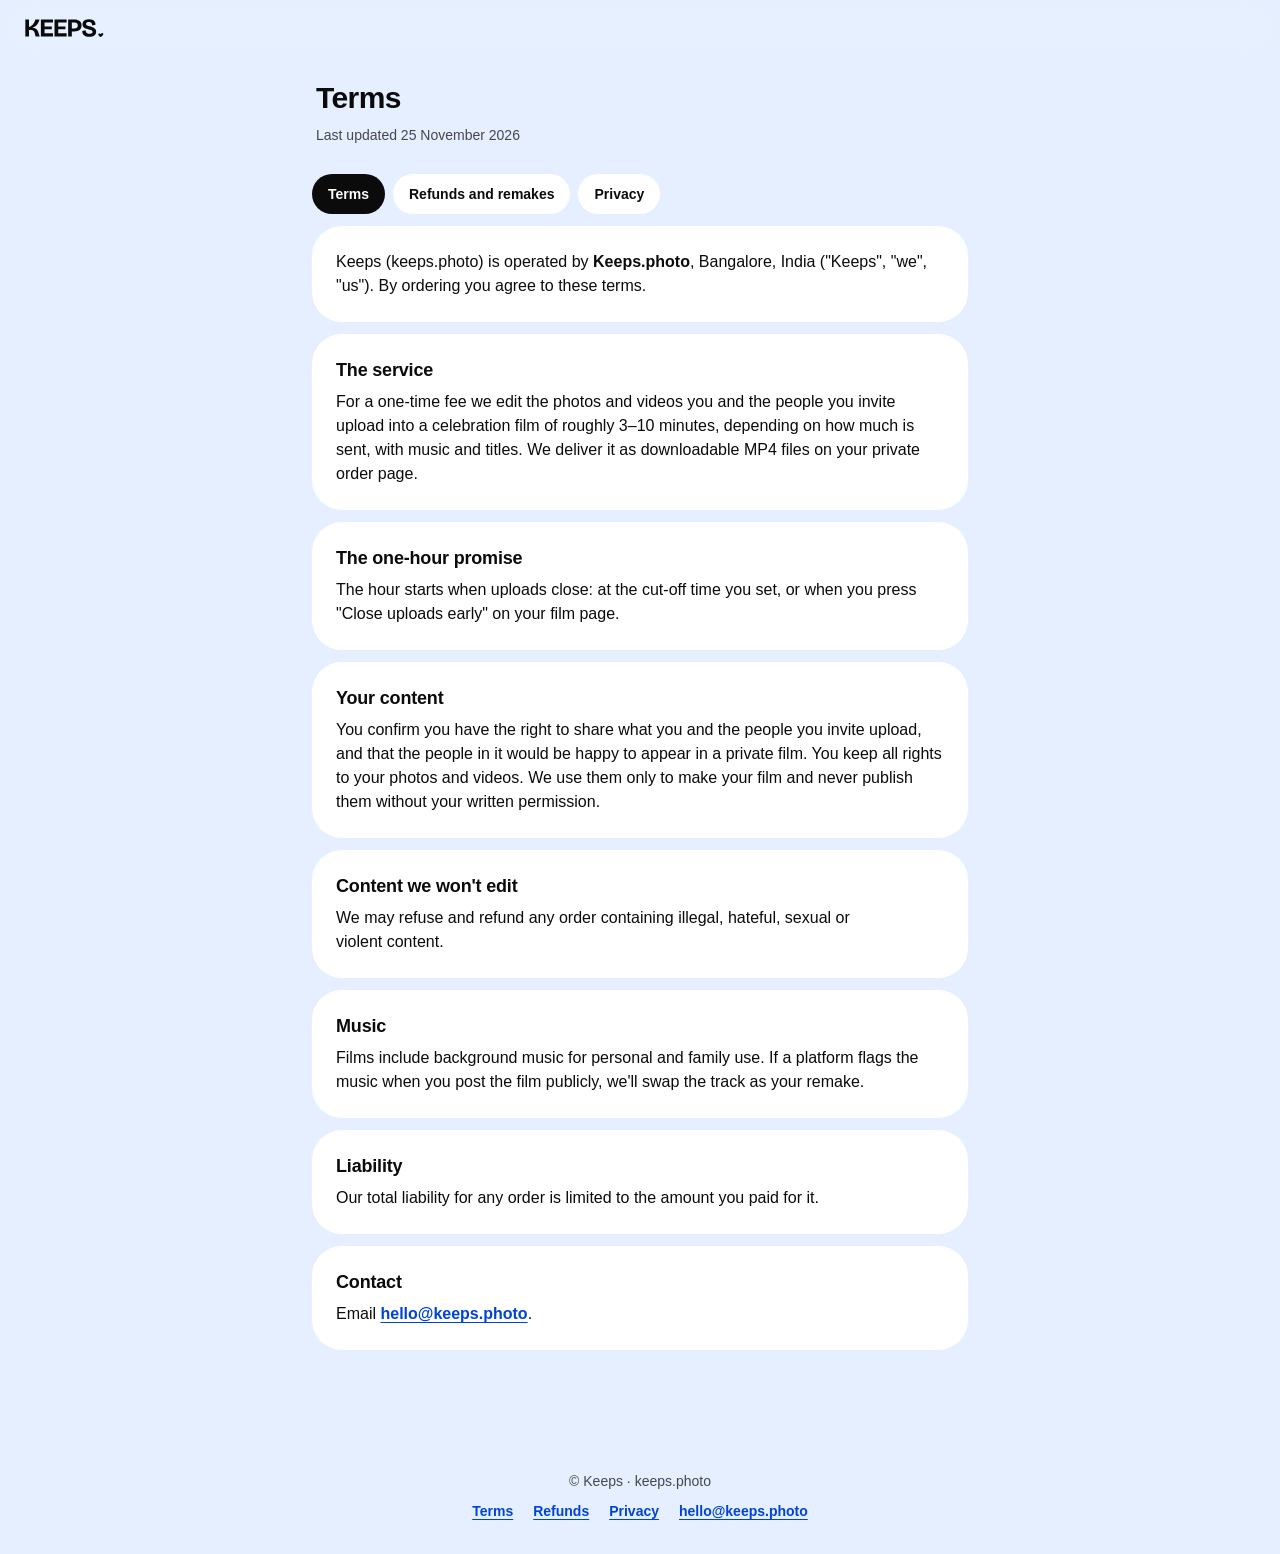
<file: terms.html>
<!doctype html>
<html lang="en">
<head>
<meta charset="utf-8">
<meta name="viewport" content="width=device-width, initial-scale=1">
<title>Terms · Keeps</title>
<meta name="theme-color" content="#e6efff">
<link rel="icon" href="assets/favicon.svg" type="image/svg+xml">
<link rel="stylesheet" href="assets/app.css?v=20261203">
</head>
<body>
<header class="appbar"><a class="logo" href="/" aria-label="Keeps home"><svg viewBox="0 222 368 92" aria-hidden="true"><use href="assets/brand/keeps-logo.svg#logo"/></svg></a></header>
<main class="page doc">
  <div class="page-head"><h1 class="t-screen">Terms</h1><p class="t-body">Last updated 25 November 2026</p></div>
  <nav class="doc-tabs" aria-label="Policies"><a href="terms.html" aria-current="page">Terms</a><a href="refunds.html">Refunds and remakes</a><a href="privacy.html">Privacy</a></nav>
  <section class="card"><p>Keeps (keeps.photo) is operated by <b>Keeps.photo</b>, Bangalore, India ("Keeps", "we", "us"). By ordering you agree to these terms.</p></section>
  <section class="card"><h2 class="t-body-title">The service</h2><p>For a one-time fee we edit the photos and videos you and the people you invite upload into a celebration film of roughly 3–10 minutes, depending on how much is sent, with music and titles. We deliver it as downloadable MP4 files on your private order page.</p></section>
  <section class="card"><h2 class="t-body-title">The one-hour promise</h2><p>The hour starts when uploads close: at the cut-off time you set, or when you press "Close uploads early" on your film page.</p></section>
  <section class="card"><h2 class="t-body-title">Your content</h2><p>You confirm you have the right to share what you and the people you invite upload, and that the people in it would be happy to appear in a private film. You keep all rights to your photos and videos. We use them only to make your film and never publish them without your written permission.</p></section>
  <section class="card"><h2 class="t-body-title">Content we won't edit</h2><p>We may refuse and refund any order containing illegal, hateful, sexual or violent content.</p></section>
  <section class="card"><h2 class="t-body-title">Music</h2><p>Films include background music for personal and family use. If a platform flags the music when you post the film publicly, we'll swap the track as your remake.</p></section>
  <section class="card"><h2 class="t-body-title">Liability</h2><p>Our total liability for any order is limited to the amount you paid for it.</p></section>
  <section class="card"><h2 class="t-body-title">Contact</h2><p>Email <a data-contact></a>.</p></section>
</main>
<footer class="foot"><span>© Keeps · keeps.photo</span><nav><a href="terms.html">Terms</a><a href="refunds.html">Refunds</a><a href="privacy.html">Privacy</a><a data-contact></a></nav></footer>
<script src="assets/config.js?v=20261203"></script><script src="assets/analytics.js?v=20261203"></script><script src="assets/common.js?v=20261203"></script><script src="assets/ads.js?v=20261203"></script>
</body></html>
</file>
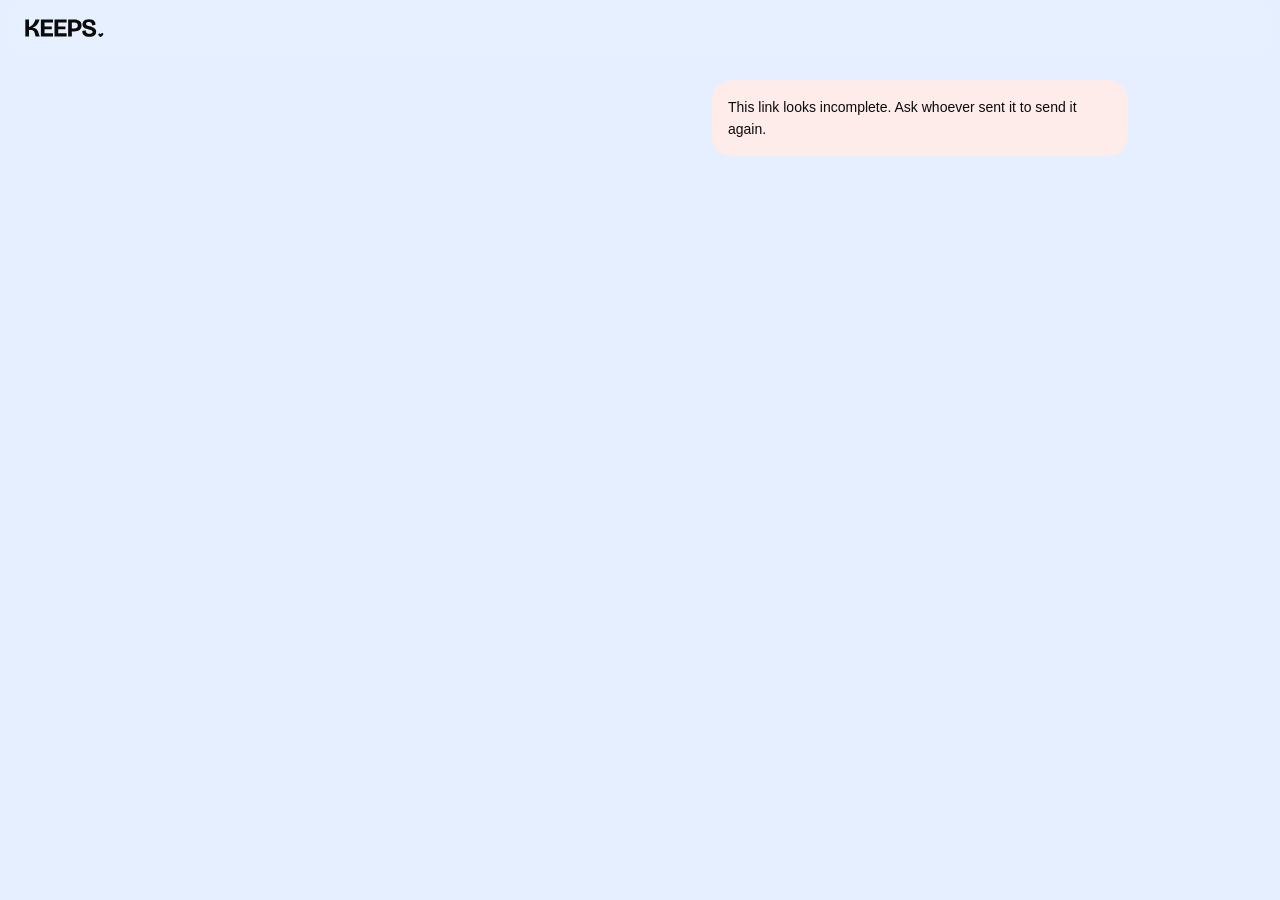
<file: wishes.html>
<!doctype html>
<html lang="en">
<head>
<meta charset="utf-8">
<meta name="viewport" content="width=device-width, initial-scale=1, viewport-fit=cover, interactive-widget=resizes-content">
<title>Send your wish · Keeps</title>
<meta name="robots" content="noindex">
<meta name="referrer" content="no-referrer">
<meta property="og:title" content="Add your photos & video wishes">
<meta property="og:description" content="We're making a surprise film. Add your favourite photos and a short video message. No app needed.">
<meta property="og:image" content="https://keeps.photo/assets/brand/og.jpg">
<meta property="og:image:width" content="1200">
<meta property="og:image:height" content="630">
<meta name="twitter:card" content="summary_large_image">
<meta name="theme-color" content="#e6efff">
<link rel="icon" href="assets/favicon.svg" type="image/svg+xml">
<link rel="preconnect" href="https://fcjqeenkrqgljbfsyzle.supabase.co" crossorigin>
<link rel="stylesheet" href="assets/app.css?v=20261203">
<style>
  /* the person: a profile card, photo first */
  .who-card { padding: .75rem; gap: 0; }
  .who-card .pic { aspect-ratio: 16 / 9; border-radius: var(--r-m); overflow: hidden; background: var(--bg-neutral); }
  .who-card .pic img { width: 100%; height: 100%; object-fit: cover; }
  .who-card .meta { padding: 1rem .75rem .5rem; display: grid; gap: var(--sp-between-text); }
  .who-card h1 { font: var(--t-screen); letter-spacing: var(--track-tight); overflow-wrap: anywhere; }
  .who-card .by { font: var(--t-body-l); color: var(--content-secondary); }
  .who-card .by b { color: var(--content-primary); }
  .deadline { display: inline-flex; align-items: center; gap: .5rem; justify-self: start; margin-top: .25rem; padding: .5rem .75rem; border-radius: var(--r-full); background: var(--bg-neutral); font: var(--t-body-bold); }
  .deadline .ico { width: 1.125rem; height: 1.125rem; color: var(--interactive-primary); }
  .note { margin: .5rem .75rem .75rem; padding: 1rem; border-radius: var(--r-m); background: var(--bg-neutral); display: grid; gap: .75rem; }
  .note p { font: var(--t-body); color: var(--content-primary); }
  .note .av { background: var(--bg-elevated); }
  .note { gap: .5rem; padding: .875rem 1rem; }
  .note .from { display: flex; align-items: center; gap: .5rem; font: var(--t-body-bold); }
  /* the job */
  .shape-tip { display: flex; gap: .75rem; align-items: center; padding: .75rem 1rem; border-radius: var(--r-m); background: var(--interactive-secondary); color: var(--interactive-on-secondary); font: var(--t-body); }
  .shape-tip b { display: block; font: var(--t-body-bold); }
  .shape-tip i { flex: none; display: block; border: 2px solid currentColor; border-radius: 4px; }
  .shape-tip i.land { width: 1.75rem; height: 1.125rem; } .shape-tip i.port { width: 1.125rem; height: 1.75rem; margin: 0 .3125rem; }
  .pick { position: relative; }
  .pick input[type=file] { position: absolute; inset: 0; opacity: 0; cursor: pointer; }
  .pick:has(input:focus-visible) .btn { box-shadow: var(--focus-ring); }
  .done-box { display: grid; justify-items: center; gap: .5rem; padding: .5rem 0; text-align: center; }
  .tips { display: grid; gap: .75rem; }
  .tips li { display: flex; gap: .75rem; font: var(--t-body); color: var(--content-secondary); }
  .tips .ico { width: 1.25rem; height: 1.25rem; color: var(--interactive-primary); flex: none; }
  .tips b { color: var(--content-primary); }
  .as { display: flex; align-items: center; gap: .5rem; font: var(--t-body); color: var(--content-secondary); }
  .as b { color: var(--content-primary); }
  .as button { margin-left: auto; font: var(--t-body-bold); color: var(--content-link); text-decoration: underline; text-underline-offset: 3px; }
  .total { display: grid; gap: .5rem; }
  .total .row { display: flex; justify-content: space-between; font: var(--t-body-bold); }
  .total .row span:last-child { color: var(--content-secondary); font-variant-numeric: tabular-nums; }
  .total .bar { height: 8px; border-radius: var(--r-full); background: var(--bg-neutral); overflow: hidden; }
  .total .bar i { display: block; height: 100%; background: var(--interactive-accent); transform: scaleX(0); transform-origin: left; transition: transform var(--dur) var(--ease); }
  .status-head { display: flex; gap: .75rem; align-items: center; }
  .status-head .av { flex: none; }
  .cam-tip { display: flex; gap: .75rem; align-items: flex-start; font: var(--t-body); color: var(--content-secondary); }
  .cam-tip .ico { flex: none; width: 1.25rem; height: 1.25rem; margin-top: .125rem; color: var(--interactive-primary); }
  .cam-tip b { color: var(--content-primary); }
  .tray-wrap { display: grid; gap: .5rem; }
  .tray-head { display: flex; justify-content: space-between; align-items: baseline; gap: 1rem; flex-wrap: wrap; }
  .tray { display: grid; gap: .5rem; }
  .tray li { display: grid; grid-template-columns: 4rem minmax(0, 1fr) auto; gap: .75rem; align-items: center; padding: .5rem; border-radius: var(--r-m); background: var(--bg-neutral); }
  .tray .th { position: relative; width: 4rem; height: 4rem; border-radius: var(--r-s); overflow: hidden; background: var(--bg-elevated); padding: 0; }
  .tray .th img, .tray .th video { width: 100%; height: 100%; object-fit: cover; display: block; }
  .tray .th .play { position: absolute; inset: auto .25rem .25rem auto; width: 1.25rem; height: 1.25rem; border-radius: 50%; background: rgba(11,11,12,.6); display: grid; place-items: center; }
  .tray .th .play::before { content: ""; border-left: 6px solid #fff; border-top: 4px solid transparent; border-bottom: 4px solid transparent; margin-left: 2px; }
  .tray .nm { font: var(--t-body-bold); overflow: hidden; text-overflow: ellipsis; white-space: nowrap; }
  .tray .mt { font: var(--t-body); color: var(--content-secondary); }
  .tray .warn { grid-column: 1 / -1; font: var(--t-body); color: var(--sentiment-negative); padding: 0 .25rem .25rem; }
  .tray .rm { width: 2.5rem; height: 2.5rem; border-radius: 50%; display: grid; place-items: center; color: var(--content-primary); }
  .tray .rm:hover { background: var(--bg-elevated); }
  .tray .rm .ico { width: 1.25rem; height: 1.25rem; }
  .preview video { width: 100%; max-height: 70vh; border-radius: var(--r-m); background: #000; }
  /* the finished film: a compact header, the video does the talking */
  .who-card.compact { display: flex; align-items: center; gap: .875rem; padding: 1rem; }
  .who-card.compact .pic { width: 3.5rem; height: 3.5rem; aspect-ratio: 1; border-radius: 50%; flex: none; }
  .who-card.compact .meta { padding: 0; gap: 0; }
  .who-card.compact h1 { font: var(--t-sub); }
  .wishes.film { max-width: 44rem; grid-template-columns: minmax(0, 1fr) !important; }
  .wishes.film > .left { position: static; }
  /* desktop: the person on the left, the job on the right */
  @media (min-width: 900px) {
    .wishes { max-width: 64rem; grid-template-columns: minmax(0, 1fr) minmax(0, 26rem); align-items: start; column-gap: var(--sp-between-sections); padding-top: 1.5rem; }
    .wishes > .left { position: sticky; top: 4.5rem; }
    .wishes > .right { display: grid; gap: var(--sp-between-cards); }
    .who-card .pic { aspect-ratio: 4 / 3; }
    .who-card h1 { font: var(--t-display-m); letter-spacing: -.03em; }
  }
  @media (max-width: 899px) { .wishes > .left, .wishes > .right { display: contents; } }
  /* after their first send: the person shrinks to a row, so the job comes into the first screen */
  .who-card.sent { display: flex; align-items: center; gap: .875rem; padding: var(--pad-s); }
  .who-card.sent .pic { width: 3.5rem; height: 3.5rem; aspect-ratio: 1; border-radius: 50%; flex: none; }
  .who-card.sent .meta { padding: 0; gap: .125rem; min-width: 0; }
  .who-card.sent .by { font: var(--t-body); }
  .who-card.sent h1 { font: var(--t-body-title); letter-spacing: -.01em; }
  .who-card.sent .deadline { margin: 0; padding: 0; background: none; font: var(--t-body); color: var(--content-secondary); gap: .375rem; }
  .who-card.sent .deadline .ico { width: 1rem; height: 1rem; }
  .who-card.sent .note { display: none; }
  @media (min-width: 900px) { .who-card.sent .pic { aspect-ratio: 1; } .who-card.sent h1 { font: var(--t-body-title); } }
  /* "want the film?" once the sheet is dismissed: one quiet row */
  .ask-row { display: flex; align-items: center; gap: .75rem; }
  .ask-row .av { flex: none; }
  .ask-row > span { flex: 1; min-width: 0; display: grid; }
  .ask-row b { font: var(--t-body-bold); }
  .ask-row small { font: var(--t-body); color: var(--content-secondary); }
  /* the film sheet: the brand moment from the email, then one field and one button */
  .film-sheet { background: #dbe6ff; }
  .film-sheet .sh-top { position: absolute; top: 0; right: 0; z-index: 2; }
  .film-sheet .sh-top .icon-btn { background: var(--bg-elevated); color: var(--content-primary); box-shadow: inset 0 0 0 .5px #001126; }   /* readable on the blue and on the light part */
  .film-sheet .sh-top .icon-btn:hover { background: var(--bg-neutral); }
  .film-sheet .sh-body { padding: 0; gap: 0; position: relative; isolation: isolate; }
  .fs-hero { position: relative; display: grid; justify-items: center; gap: var(--sp-between-text); padding: 1.75rem var(--pad-m) 2.25rem; text-align: center; color: #fff; isolation: isolate; }
  /* the glow from the email design, locked like the Figma frame: fixed-size ovals pinned to the top centre,
     so on any width or height the colour stays in the top half and the text below stays readable */
  .fs-bg { position: absolute; z-index: -1; inset: 0; overflow: hidden; pointer-events: none; transition: translate var(--dur) var(--ease); }
  .fs-bg .glow { position: absolute; max-width: none; }
  .fs-bg .glow.a { width: 550.5px; height: 412.5px; left: calc(50% - 275.25px); top: -139px; transform: rotate(180deg); }   /* blue, 392×254 + blur */
  .fs-bg .glow.b { width: 341.8px; height: 503.8px; left: calc(50% - 5.5px - 170.9px); top: -227px; transform: rotate(-90deg); }   /* deep navy core */
  @supports (mix-blend-mode: plus-darker) { .fs-bg .glow.b { mix-blend-mode: plus-darker; } .fs-bg .glow.b2 { display: none; } }   /* as in Figma (Safari); elsewhere a plain blend comes closest */
  .fs-hero .lock { display: inline-flex; align-items: center; gap: .375rem; color: #fff; margin-bottom: var(--sp-between-text); }
  .fs-hero .lock .mk { height: 2rem; width: auto; }
  .fs-hero .lock .wm { height: 1.125rem; width: auto; }
  .fs-hero h2 { font: var(--t-sub); letter-spacing: var(--track-tight); color: #fff; }
  .fs-hero p { font: var(--t-body-l); color: rgba(255,255,255,.92); text-wrap: balance; }
  .fs-form { position: relative; z-index: 1; display: grid; gap: var(--sp-between-text); padding: 0 var(--pad-m) calc(var(--pad-m) + env(safe-area-inset-bottom)); }
  .fs-form .field input { background: var(--bg-elevated); }
  .fs-form .btn { margin-top: var(--sp-between-text); }
  .fs-form .help { text-align: center; color: #4a4fa6; }
  .fs-form .fs-mk { padding: .25rem .125rem 0; color: #2b2f6b; }
  .fs-form .fine { text-align: center; font: var(--t-body); color: #4a4fa6; opacity: .85; }
  .fs-form .alert { background: var(--bg-elevated); }
  /* keyboard up: the hero tucks into a single line so the field and button stay in view */
  .film-sheet.kb .fs-hero { padding: 1rem 3.5rem 1.25rem; gap: .125rem; }
  .film-sheet.kb .fs-hero .lock, .film-sheet.kb .fs-form .fine { display: none; }
  .film-sheet.kb .fs-hero h2 { font: var(--t-body-title); }
  .film-sheet.kb .fs-hero p { font: var(--t-body); }
  .film-sheet.kb .fs-bg { translate: 0 -3.5rem; }
</style>
</head>
<body>
<header class="appbar"><a class="logo" href="/" aria-label="Keeps home" tabindex="-1"><svg viewBox="0 222 368 92" aria-hidden="true"><use href="assets/brand/keeps-logo.svg#logo"/></svg></a></header>

<main class="page wishes" id="app">
  <div class="sk-wrap" id="loading" aria-busy="true" aria-label="Loading the invite">
    <div class="card sk-card"><span class="sk sk-photo"></span><span class="sk sk-line w50"></span><span class="sk sk-line w70 tall"></span><span class="sk sk-line w40"></span></div>
    <div class="card sk-card"><span class="sk sk-line w50 tall"></span><span class="sk sk-line w90"></span><span class="sk sk-btn"></span></div>
  </div>
  <div class="left">
    <article class="card who-card hidden" id="who">
      <div class="pic" id="pic" hidden></div>
      <div class="meta">
        <p class="by" id="by"></p>
        <h1 id="title">A film for someone special</h1>
        <p class="deadline" id="deadline" hidden></p>
      </div>
      <blockquote class="note" id="note" hidden></blockquote>
    </article>
  </div>

  <div class="right">
    <div class="alert negative hidden" id="load-err"></div>

    <!-- open: send a wish -->
    <section class="card hidden" id="send">
      <div class="stack-s"><h2 class="t-section" id="send-h">Send your wish</h2>
        <p class="t-body" id="send-p">Record a short video wish, and add photos that mean something to you both. The more, the better.</p></div>
      <p class="shape-tip" id="shape-tip"><i class="land" aria-hidden="true"></i><span><b>Film with your phone sideways</b>So your message fills the screen at the party.</span></p>
      <div class="field" id="name-field"><label for="name">Your name</label>
        <input id="name" autocomplete="name" maxlength="60" placeholder="So they know who it's from">
        <p class="msg-err" id="name-err" role="alert"></p></div>
      <p class="as" id="as" hidden>Sending as <b id="as-name"></b><button type="button" id="as-change">Change</button></p>
      <p class="t-body" id="already" hidden></p>
      <p class="cam-tip"><svg class="ico" viewBox="0 0 24 24" aria-hidden="true"><path d="M4 8.5A2.5 2.5 0 0 1 6.5 6h1.7l1.3-2h5l1.3 2h1.7A2.5 2.5 0 0 1 20 8.5v8A2.5 2.5 0 0 1 17.5 19h-11A2.5 2.5 0 0 1 4 16.5z"/><circle cx="12" cy="12.5" r="3.3"/></svg>
        <span><b>Record in your Camera app first,</b> then choose it from your photos. It keeps your video sharp.</span></p>
      <div class="tray-wrap" id="tray-wrap" hidden>
        <div class="tray-head"><h3 class="t-body-title" id="tray-h">Ready to send</h3><span class="t-body">Tap a video to watch it back</span></div>
        <ul class="tray" id="tray" aria-labelledby="tray-h"></ul>
      </div>
      <label class="pick" id="drop">
        <input type="file" id="file" multiple aria-label="Add videos and photos">
        <span class="btn block" aria-hidden="true" id="pick-lbl"><svg class="ico" viewBox="0 0 24 24"><path d="M12 5v14M5 12h14"/></svg><span>Add videos and photos</span></span>
      </label>
      <button class="btn block" type="button" id="send-go" hidden></button>
    </section>

    <!-- shown as soon as an upload starts: progress → thanks, plus the optional email (the film + Keeps news) -->
    <section class="card hidden" id="thanks" aria-live="polite">
      <div class="status-head"><span class="av s40 accent" id="thanks-ico"><svg class="ico" viewBox="0 0 24 24"><path d="M12 15V4M7.5 8.5L12 4l4.5 4.5M4.5 15v3.5A2.5 2.5 0 0 0 7 21h10a2.5 2.5 0 0 0 2.5-2.5V15"/></svg></span>
        <div class="stack-s"><h2 class="t-body-title" id="thanks-h">Sending your wish…</h2>
        <p class="t-body" id="thanks-p">Keep this page open until it's done.</p></div></div>
      <div class="total" id="total"><div class="row"><span id="total-l">Uploading</span><span id="total-p">0%</span></div>
        <div class="bar" role="progressbar" aria-labelledby="total-l" aria-valuemin="0" aria-valuemax="100" aria-valuenow="0" id="total-bar"><i></i></div></div>
      <ul class="files" id="list"></ul>
    </section>

    <section class="card tight hidden" id="film-ask">
      <div class="ask-row" id="ask-row"><span class="av s40 accent" aria-hidden="true"><svg class="ico" viewBox="0 0 24 24"><rect x="3.5" y="5.5" width="17" height="13" rx="2.5"/><path d="M10.5 9.5v5l4-2.5z"/></svg></span>
        <span><b>Want to see the finished film?</b><small>We'll email it when it's shared.</small></span>
        <button class="btn secondary sm" type="button" id="ask-open">Get it</button></div>
    </section>

    <section class="card hidden" id="tips">
      <ul class="tips">
        <li><svg class="ico" viewBox="0 0 24 24"><circle cx="12" cy="12" r="4.5"/><path d="M12 2.5v2M12 19.5v2M2.5 12h2M19.5 12h2M5.3 5.3l1.4 1.4M17.3 17.3l1.4 1.4M5.3 18.7l1.4-1.4M17.3 6.7l1.4-1.4"/></svg><span><b>Face a window.</b> Good light matters more than a good phone.</span></li>
        <li><svg class="ico" viewBox="0 0 24 24"><circle cx="12" cy="12" r="8.5"/><path d="M12 7.5V12l3 2"/></svg><span><b>Keep each video under 2 minutes.</b> Say what they mean to you, or share a memory only you have.</span></li>
        <li><svg class="ico" viewBox="0 0 24 24"><rect x="3.5" y="4.5" width="17" height="15" rx="3"/><path d="M20.5 15.5l-4.5-4.5-9 8.5"/><circle cx="9" cy="9.5" r="1.6"/></svg><span><b>Add photos too.</b> Old ones, funny ones, ones only you have. Send as many as you like.</span></li>
        <li><svg class="ico" viewBox="0 0 24 24"><rect x="5" y="10.5" width="14" height="10" rx="2.5"/><path d="M8.5 10.5V8a3.5 3.5 0 0 1 7 0v2.5"/></svg><span><b>Private.</b> Only the organiser and the editor see what you send.</span></li>
      </ul>
    </section>

    <!-- closed, or the film itself -->
    <section class="card hidden" id="closed"></section>
  </div>
</main>

<script src="assets/config.js?v=20261203"></script><script src="assets/analytics.js?v=20261203"></script>
<script src="assets/common.js?v=20261203"></script>
<script src="assets/ui.js?v=20261203"></script>
<script src="assets/uploader.js?v=20261203"></script>
<script>
(function () {
  const qs = new URLSearchParams(location.search), f = qs.get("f");
  const nameEl = K.$("#name");
  const show = (id, on = true) => K.$(id).classList.toggle("hidden", !on);
  try { nameEl.value = localStorage.getItem("keeps-name") || ""; } catch {}
  const OCC = { "Wedding anniversary": "anniversary" };
  let d = null, sentOne = false;

  function render(x) {
    d = x;
    if (x.ref) K.register({ order_ref: x.ref });
    K.track("invite_viewed", { state: x.film?.watch ? "film" : x.open ? "open" : "closed", orientation: x.orientation, returning: !!x.mine,
      hours_left: x.cutoff_at ? Math.round((new Date(x.cutoff_at) - Date.now()) / 36e5) : null, files_so_far: x.files_so_far ?? null });
    K.$("#loading")?.remove();
    const who = x.honoree || "someone special";
    const occ = x.occasion ? (OCC[x.occasion] || x.occasion.toLowerCase()) : "";
    show("#who");
    document.title = `A film for ${who} · Keeps`;
    K.$("#title").textContent = occ && occ !== "something else" ? `${who}'s ${occ}` : `A film for ${who}`;
    if (x.cover_url) { K.$("#pic").innerHTML = `<img src="${K.esc(x.cover_url)}" alt="${K.esc(who)}">`; K.$("#pic").hidden = false; }
    if (x.film?.watch) return renderFilm(x, who);

    K.$("#by").innerHTML = x.organiser ? `<b>${K.esc(x.organiser)}</b> is making a surprise film for` : "You're invited to a surprise film for";
    if (x.message) {
      K.$("#note").innerHTML = `<p>${K.esc(x.message)}</p>${x.organiser ? `<span class="from"><span class="av s40">${K.esc(K.initials(x.organiser))}</span>${K.esc(x.organiser)}</span>` : ""}`;
      K.$("#note").hidden = false;
    }
    if (!x.open) {
      show("#closed"); K.$("#closed").innerHTML = `<div class="stack-s"><h2 class="t-sub">Uploads have closed</h2>
        <p class="t-body">Thank you for thinking of ${K.esc(who)}. The film is being made now.</p></div>`;
      return;
    }
    const dl = K.$("#deadline");
    dl.innerHTML = `<svg class="ico" viewBox="0 0 24 24" fill="none" stroke="currentColor" stroke-width="1.8" stroke-linecap="round"><circle cx="12" cy="12" r="8.5"/><path d="M12 7.5V12l3 2"/></svg>Send by ${K.esc(K.fmtWhenZ(x.cutoff_at))}`;
    dl.hidden = false;
    if (x.orientation === "portrait") K.$("#shape-tip").innerHTML = '<i class="port" aria-hidden="true"></i><span><b>Film with your phone upright</b>Like a normal selfie video.</span>';
    show("#send"); show("#tips");
  }

  function renderFilm(x, who) {
    K.$("#who").classList.add("compact"); K.$("#app").classList.add("film");
    K.$("#by").textContent = "A film made with love for";
    K.$("#title").textContent = who;
    const until = K.fmtDate(x.film.until, { day: "numeric", month: "long" });
    show("#closed");
    K.$("#closed").innerHTML = `<h2 class="t-sub">It's here. Press play.</h2>
      <div class="player${x.orientation === "portrait" ? " portrait" : ""}"><video controls playsinline preload="metadata" x-webkit-airplay="allow" ${x.film.poster || x.cover_url ? `poster="${K.esc(x.film.poster || x.cover_url)}"` : ""} src="${K.esc(x.film.watch)}"></video></div>
      <p class="t-body">You can watch it here until ${K.esc(until)}. Then it's deleted, for everyone's privacy. Want a copy to keep? Ask ${K.esc(x.organiser || "the organiser")} for the file.</p>
      <div class="alert">${K.icon("heart")}<span>Want one for someone you love? <a href="/">See how Keeps works</a></span></div>`;
  }

  // Optional email for the finished film, asked in a sheet the moment their first send lands.
  // Sent once per address, with the exact wording shown as the consent text.
  const CONSENT = "We'll only use this to send you the finished film.";
  const MARKETING = "Also send me ideas and offers from Keeps.";
  // US visitors (by device time zone): ticked to start, untick to opt out (fine under US law, with unsubscribe in every email).
  // Everyone else, including the UK, EU and Canada, where a pre-ticked box isn't valid consent: unticked.
  const US_TZ = /^(America\/(New_York|Chicago|Denver|Los_Angeles|Phoenix|Anchorage|Detroit|Boise|Juneau|Sitka|Nome|Yakutat|Metlakatla|Adak|Menominee|Indiana\/\w+|Kentucky\/\w+|North_Dakota\/\w+)|Pacific\/Honolulu|US\/\w+)$/;
  const MK_PRE = (() => { try { return US_TZ.test(Intl.DateTimeFormat().resolvedOptions().timeZone || ""); } catch { return false; } })();
  let sentEmail = (() => { try { return localStorage.getItem("keeps-film-email-" + f) || ""; } catch { return ""; } })();
  let asked = false;
  const doneRow = (email) => {
    K.$("#ask-row").outerHTML = `<p class="alert positive" id="ask-row">${K.icon("check")}<span>We'll email ${K.esc(email)} when ${K.esc(d?.organiser || "the organiser")} shares the film.</span></p>`;
  };
  function filmAsk(why) {
    K.track("film_ask_shown", { why });
    const s = K.sheet({
      id: "film-sheet", cls: "film-sheet", label: "Want to see the finished film?",
      body: `<div class="fs-bg" aria-hidden="true"><img class="glow a" src="assets/sheet/glow-a.svg" alt=""><img class="glow b" src="assets/sheet/glow-b.svg" alt=""><img class="glow b b2" src="assets/sheet/glow-b.svg" alt=""></div>
        <div class="fs-hero">
          <span class="lock" aria-hidden="true"><svg class="mk" viewBox="108 8 142 176"><use href="assets/brand/keeps-logo.svg#logo"/></svg><svg class="wm" viewBox="0 222 368 92"><use href="assets/brand/keeps-logo.svg#logo"/></svg></span>
          <h2 id="fs-h" tabindex="-1">${why === "sent" ? "Sent. Thank you!" : "The finished film"}</h2>
          <p id="fs-q">Want to see the finished film?</p></div>
        <form class="fs-form" id="fs-form" novalidate>
          <div class="field"><label class="sr" for="email">Your email</label>
            <input id="email" type="email" autocomplete="email" inputmode="email" enterkeyhint="send" maxlength="200" placeholder="Enter your email" aria-describedby="fs-q fs-why" value="${K.esc(emailEl0())}">
            <p class="msg-err" id="email-err" role="alert"></p></div>
          <label class="check fs-mk"><input type="checkbox" id="fs-mk"${MK_PRE ? " checked" : ""}>${MARKETING}</label>
          <button class="btn block" type="submit" id="email-go">Send it to me</button>
          <p class="help" id="fs-why">${CONSENT}</p>
          <p class="fine">The organiser decides when the film is shared.</p>
        </form>`,
    });
    s.el.setAttribute("aria-labelledby", "fs-h");
    s.el.querySelector("#fs-h").focus({ preventScroll: true });
    s.el.querySelector("#fs-form").addEventListener("submit", async (e) => {
      e.preventDefault();
      const inp = s.el.querySelector("#email"), err = s.el.querySelector("#email-err"), b = s.el.querySelector("#email-go");
      const email = inp.value.trim().toLowerCase();
      if (!/^[^@\s]+@[^@\s]+\.[^@\s]+$/.test(email)) { err.textContent = "That email doesn't look right."; inp.closest(".field").classList.add("invalid"); inp.focus(); return; }
      err.textContent = ""; inp.closest(".field").classList.remove("invalid");
      b.classList.add("is-loading"); b.disabled = true;
      try {
        if (!K.demo) await K.api("/family/contact", { f, name: nameEl.value.trim() || null, email, consent: CONSENT,
          marketing: s.el.querySelector("#fs-mk").checked, marketing_consent: MARKETING, marketing_prechecked: MK_PRE });
        sentEmail = email;
        try { localStorage.setItem("keeps-email", email); localStorage.setItem("keeps-film-email-" + f, email); } catch {}
        K.track("family_email_left", { from: "sheet", marketing: s.el.querySelector("#fs-mk").checked });
        doneRow(email);
        inp.blur();
        s.body.querySelector(".fs-form").innerHTML = `<p class="alert positive">${K.icon("check")}<span>Done. We'll email ${K.esc(email)} when ${K.esc(d?.organiser || "the organiser")} shares the film.</span></p>
          <button class="btn block" type="button" data-close>Back to the invite</button>`;
        s.body.querySelector("[data-close]").addEventListener("click", s.close);
      } catch (e2) { err.textContent = e2.message; b.classList.remove("is-loading"); b.disabled = false; }
    });
  }
  const emailEl0 = () => { try { return localStorage.getItem("keeps-email") || ""; } catch { return ""; } };
  // After a send finishes: the sheet the first time, a quiet row after that (or "done" if they already said yes).
  function afterSend() {
    show("#film-ask");
    if (sentEmail) return doneRow(sentEmail);
    if (!asked) { asked = true; filmAsk("sent"); }
  }
  K.$("#ask-open").addEventListener("click", () => filmAsk("row"));

  // Once someone has sent something, don't ask for their name again: show who it's from, with a way to change it.
  const asName = (n) => {
    K.$("#as-name").textContent = n; K.$("#as").hidden = false; K.$("#name-field").hidden = true;
  };
  K.$("#as-change").addEventListener("click", () => { K.track("sender_name_change", {}); K.$("#as").hidden = true; K.$("#name-field").hidden = false; nameEl.focus(); nameEl.select(); });

  // One random id per browser, so a return visit counts as the same person (not a second "John").
  let senderKey = null;
  try { senderKey = localStorage.getItem("keeps-sender"); if (!senderKey) { senderKey = (crypto.randomUUID ? crypto.randomUUID() : String(Math.random()).slice(2) + Date.now()).replace(/[^A-Za-z0-9_-]/g, ""); localStorage.setItem("keeps-sender", senderKey); } } catch {}
  const sentKeys = new Set();   // name|size of everything already sent from here, to catch doubles
  const fkey = (x) => `${x.name}|${x.size}`;

  // ---- review tray: pick → check → send. Nothing uploads until they tap Send. ----
  const tray = [];
  const fileIn = K.$("#file"); fileIn.accept = K.UPLOAD_ACCEPT;
  const isVid = (file) => /^video\//.test(file.type) || /\.(mov|mp4|m4v|3gp|webm|hevc)$/i.test(file.name);
  const dur = (sec) => `${Math.floor(sec / 60)}:${String(Math.round(sec % 60)).padStart(2, "0")}`;
  function addFiles(list) {
    let dup = 0;
    [...list].forEach((file) => {
      const k = fkey(file);
      if (sentKeys.has(k) || tray.some((t) => fkey(t.file) === k)) { dup++; return; }
      tray.push({ file, url: URL.createObjectURL(file), info: "", warn: "" });
    });
    if (dup) K.toast(dup === 1 ? "Already added that one" : `Skipped ${dup} you'd already added`);
    const added = [...list].length - dup;
    if (added) K.track("files_added", { files: added, videos: [...list].filter(isVid).length, duplicates: dup, tray: tray.length });
    drawTray();
    tray.forEach(probe);
  }
  // Read a video's length and sharpness, so a blurry browser recording gets flagged before it's sent.
  function probe(t) {
    if (t.info) return;
    if (!isVid(t.file)) { t.info = `Photo · ${K.size(t.file.size)}`; return drawTray(); }
    t.info = `Video · ${K.size(t.file.size)}`;
    const v = document.createElement("video"); v.preload = "metadata"; v.muted = true; v.src = t.url;
    v.onloadedmetadata = () => {
      const short = Math.min(v.videoWidth, v.videoHeight);
      t.info = `Video · ${dur(v.duration || 0)}${short ? ` · ${short}p` : ""}`;
      if (short && short < 720) K.track("low_quality_video_added", { height: short, seconds: Math.round(v.duration || 0) });
      if (short && short < 720) t.warn = `Low quality (${short}p), it'll look blurry on a big screen. Re-record in your Camera app if you can.`;
      else if (v.duration > 150) t.warn = "Over 2 minutes. We may trim it to keep the film moving.";
      drawTray();
    };
  }
  function drawTray() {
    const n = tray.length;
    K.$("#tray-wrap").hidden = !n;
    K.$("#tray").innerHTML = tray.map((t, i) => `<li>
      <button class="th" type="button" data-play="${i}" aria-label="${isVid(t.file) ? "Watch" : "View"} ${K.esc(t.file.name)}">
        ${isVid(t.file) ? `<video src="${t.url}#t=0.1" muted playsinline preload="metadata"></video><span class="play" aria-hidden="true"></span>` : `<img src="${t.url}" alt="">`}</button>
      <span><span class="nm" style="display:block">${K.esc(t.file.name)}</span><span class="mt">${K.esc(t.info || (isVid(t.file) ? "Video" : "Photo"))}</span></span>
      <button class="rm" type="button" data-rm="${i}" aria-label="Remove ${K.esc(t.file.name)}">${K.icon("close")}</button>
      ${t.warn ? `<span class="warn">${K.esc(t.warn)}</span>` : ""}</li>`).join("");
    const go = K.$("#send-go"), lbl = K.$("#pick-lbl");
    go.hidden = !n;
    go.textContent = n === 1 ? "Send 1 file" : `Send ${n} files`;
    lbl.classList.toggle("secondary", n > 0);   // one accent button: Send, once there's something to send
    lbl.querySelector("span").textContent = n ? "Add more" : sentOne ? "Add more videos and photos" : "Add videos and photos";
  }
  fileIn.addEventListener("change", () => { addFiles(fileIn.files); fileIn.value = ""; });
  K.$("#drop").addEventListener("dragover", (e) => e.preventDefault());
  K.$("#drop").addEventListener("drop", (e) => { e.preventDefault(); addFiles(e.dataTransfer.files); });
  K.$("#tray").addEventListener("click", (e) => {
    const rm = e.target.closest("[data-rm]"), pl = e.target.closest("[data-play]");
    if (rm) { K.track("file_removed", { video: isVid(tray[+rm.dataset.rm].file) });
      const [t] = tray.splice(+rm.dataset.rm, 1); URL.revokeObjectURL(t.url); drawTray(); K.$("#file").focus(); }
    if (pl) {
      const t = tray[+pl.dataset.play];
      K.track("file_previewed", { video: isVid(t.file) });
      K.sheet({ id: "preview", title: K.esc(t.file.name), body: `<div class="preview">${isVid(t.file)
        ? `<video src="${t.url}" controls playsinline autoplay></video>` : `<img src="${t.url}" alt="" style="width:100%;border-radius:var(--r-m)">`}</div>`,
        onClose: () => { const v = K.$("#preview video"); if (v) v.pause(); } });
    }
  });

  const up = K.uploader({
    list: K.$("#list"), auth: { f }, extra: { contributor_key: senderKey },
    contributor: () => {
      const n = nameEl.value.trim();
      K.$("#name-err").textContent = n ? "" : "Add your name first, so they know who it's from.";
      K.$("#name-err").closest(".field").classList.toggle("invalid", !n);
      if (!n) { K.$("#name-field").hidden = false; K.$("#as").hidden = true; nameEl.focus(); } else { try { localStorage.setItem("keeps-name", n); } catch {} asName(n); }
      return n;
    },
    onStart: () => {
      show("#thanks"); K.$("#who").classList.add("sent");
      K.$("#send-h").textContent = "Send more wishes";
      K.$("#send-p").textContent = "Another take, or more photos? Add them any time before the deadline.";
    },
    onProgress: (a, b, left) => {
      const p = b ? Math.min(100, Math.floor((a / b) * 100)) : 0;
      K.$("#total").hidden = !left;
      K.$("#total-bar i").style.transform = `scaleX(${p / 100})`; K.$("#total-bar").setAttribute("aria-valuenow", p);
      K.$("#total-p").textContent = p + "%";
      K.$("#total-l").textContent = `Sending ${left} ${left === 1 ? "file" : "files"}`;
      if (left) {
        K.$("#thanks-ico").innerHTML = '<svg class="ico" viewBox="0 0 24 24"><path d="M12 15V4M7.5 8.5L12 4l4.5 4.5M4.5 15v3.5A2.5 2.5 0 0 0 7 21h10a2.5 2.5 0 0 0 2.5-2.5V15"/></svg>';
        K.$("#thanks-h").textContent = sentOne ? "Sending more…" : "Sending your wish…";
        K.$("#thanks-p").textContent = "Keep this page open until it's done.";
      } else if (sentOne) {
        K.$("#thanks-ico").innerHTML = '<svg class="ico" viewBox="0 0 24 24"><path d="M5 12.5l4.5 4.5L19 7.5"/></svg>';
        K.$("#thanks-h").textContent = "Sent. Thank you!";
        K.$("#thanks-p").textContent = `It's on its way into ${d?.honoree ? d.honoree + "'s" : "the"} film.`;
        afterSend();
      }
    },
    onDone: (u) => {
      sentOne = true;
      sentKeys.add(fkey(u));
      K.track("family_upload_completed", { kind: (u && u.type || "").split("/")[0] || null });
    },
  });
  K.$("#send-go").addEventListener("click", () => {
    if (!tray.length) return;
    const files = tray.map((t) => t.file);
    if (!up.add(files)) { K.track("send_blocked", { reason: "no_name" }); return; }   // no name yet: the field is flagged
    K.track("family_upload_sent", { files: files.length, videos: files.filter(isVid).length });
    files.forEach((x) => sentKeys.add(fkey(x)));
    tray.splice(0).forEach((t) => URL.revokeObjectURL(t.url));
    drawTray();
    K.$("#thanks").scrollIntoView({ behavior: "smooth", block: "start" });
  });

  // Welcome back: same browser, same person. Their name, and what they've sent already.
  function welcomeBack(mine) {
    const n = mine?.name || (() => { try { return localStorage.getItem("keeps-name"); } catch { return ""; } })();
    if (n) { nameEl.value = n; asName(n); }
    if (mine?.files?.length) {
      mine.files.forEach((x) => sentKeys.add(fkey(x)));
      sentOne = true; K.$("#who").classList.add("sent");
      show("#film-ask"); if (sentEmail) doneRow(sentEmail);
      const c = mine.files.length;
      K.$("#already").textContent = `You've sent ${c} ${c === 1 ? "file" : "files"} so far. Add more any time before the deadline.`;
      K.$("#already").hidden = false;
      K.$("#send-h").textContent = "Send more wishes";
      K.$("#send-p").textContent = "Another take, or more photos? They'll be added to yours.";
      drawTray();
    }
  }
  nameEl.addEventListener("input", () => { K.$("#name-err").textContent = ""; K.$("#name-err").closest(".field").classList.remove("invalid"); });

  (async () => {
    if (K.demo) {
      return render({ honoree: "Mum", occasion: "Birthday", organiser: "Priya", cover_url: "assets/films/ph-cover.jpg",
        orientation: qs.get("o") || "landscape", cutoff_at: new Date(Date.now() + 2 * 864e5).toISOString(), open: !qs.get("closed"),
        message: "Mum turns 60 on Saturday! Send a short video wish and a photo you love.",
        ...(qs.get("film") ? { film: { watch: "assets/films/hero.mp4", until: new Date(Date.now() + 25 * 864e5).toISOString() }, open: false } : {}) }),
        qs.get("back") && welcomeBack({ name: "Rita", files: [{ name: "wish.mov", size: 1 }, { name: "us.jpg", size: 2 }] });
    }
    if (!f) { K.$("#loading")?.remove(); K.$("#load-err").textContent = "This link looks incomplete. Ask whoever sent it to send it again."; show("#load-err"); return; }
    K.$("#load-err").classList.add("hidden");
    try { const x = await K.api("/family?f=" + encodeURIComponent(f) + (senderKey ? "&k=" + encodeURIComponent(senderKey) : "")); render(x); if (x.open) welcomeBack(x.mine); }
    catch (e) { K.$("#loading")?.remove(); K.$("#load-err").textContent = e.message; show("#load-err"); }
  })();
  if (K.demo && qs.get("sent")) setTimeout(() => {
    sentOne = true; nameEl.value ||= "Rita"; asName(nameEl.value);
    show("#thanks"); K.$("#who").classList.add("sent"); afterSend();
    K.$("#send-h").textContent = "Send more wishes"; K.$("#send-p").textContent = "Another take, or more photos? Add them any time before the deadline."; drawTray();
    K.$("#total").hidden = true; K.$("#thanks-ico").innerHTML = '<svg class="ico" viewBox="0 0 24 24"><path d="M5 12.5l4.5 4.5L19 7.5"/></svg>';
    K.$("#thanks-h").textContent = "Sent. Thank you!"; K.$("#thanks-p").textContent = "It's on its way into Mum's film.";
    K.$("#list").innerHTML = '<li><span class="nm">wish.mov</span><span class="st ok">Sent ✓</span><span class="meta"></span><span></span><span class="bar2"><i style="transform:scaleX(1)"></i></span></li>';
  }, 50);
})();
</script>
</body>
</html>
</file>
<file: assets/keeps.css>
/* Keeps — brand system (from the Keeps.Photo Figma file)
   Electric blue #004EF7 · black · cream #FFFEF7 · Helvetica Neue.
   Apple-style rhythm: full-bleed alternating bands, huge two-tone headlines,
   rounded media tiles, one bright pill CTA. */

:root {
  --blue: #004ef7;
  --blue-deep: #0040cc;
  --black: #000;
  --ink: #0b0b0c;
  --cream: #fffef7;
  --band-tint: #e4efff;   /* tinted section bands (.band.cream) */
  --paper: #ffffff;
  --grey: #5f5f5f;
  --grey-2: #86868b;
  --line: rgba(0, 0, 0, .1);
  --line-dark: rgba(255, 255, 255, .16);
  --on-dark-soft: rgba(255, 255, 255, .72);
  --ok: #1a7f37;
  --trust: #0b7a4b;
  --err: #c4141b;

  --f: "Helvetica Neue", "Inter Tight", Helvetica, Arial, sans-serif;
  --r-lg: 28px;
  --r-md: 18px;
  --r-sm: 12px;
  --ease: cubic-bezier(.22, .61, .36, 1);
  --gutter: clamp(var(--space-screen-mobile), 5vw, 64px);
  /* ===== Size & spacing tokens (Keeps foundations) =====
     Rule: components use semantic tokens below, never raw numbers.
     rem-based tokens grow with the reader's text size (accessibility scaling);
     px tokens are the ones the spec marks as not scaling. Root = 16px. */

  /* Foundation scale (4/8) */
  --size-4: .25rem; --size-8: .5rem; --size-12: .75rem; --size-16: 1rem; --size-24: 1.5rem;
  --size-32: 2rem; --size-40: 2.5rem; --size-48: 3rem; --size-56: 3.5rem; --size-64: 4rem;
  --size-72: 4.5rem; --size-80: 5rem; --size-88: 5.5rem; --size-96: 6rem; --size-104: 6.5rem;
  --size-112: 7rem; --size-120: 7.5rem; --size-128: 8rem;

  /* Sizing: fixed heights of components */
  --sizing-x-small: var(--size-24);   /* icons, avatars inside inputs */
  --sizing-small: var(--size-32);     /* secondary buttons, chips */
  --sizing-medium: var(--size-40);    /* secondary avatars */
  --sizing-large: var(--size-48);     /* main actions, inputs, avatars in alerts */
  --sizing-x-large: var(--size-56);   /* circular buttons, avatars in lists */
  --sizing-2x-large: var(--size-72);  /* main avatar on screen */
  --sizing-button-main: var(--sizing-large);
  --sizing-button-circular: var(--sizing-x-large);
  --sizing-button-secondary: var(--sizing-small);
  --sizing-input: var(--sizing-large);
  --sizing-icon: var(--size-24);
  --sizing-icon-small: var(--size-16);
  --sizing-icon-large: var(--size-32);
  --touch: 44px;                      /* minimum hit area; smaller controls pad up to it */

  /* Spacing, vertical (scales) */
  --space-between-text: var(--size-8);
  --space-image-bottom: var(--size-8);
  --space-display-text-bottom: var(--size-16);
  --space-text-to-component: var(--size-16);
  --space-content-to-button: var(--size-24);
  --space-between-sections: var(--size-32);
  --space-between-options: 0;
  --space-component: var(--size-16);

  /* Spacing, horizontal */
  --space-between-cards: var(--size-12);
  --space-between-chips: var(--size-8);
  --space-screen-mobile: 24px;        /* no scaling */
  --space-component-x: 16px;          /* no scaling */

  /* Padding */
  --padding-x-small: var(--size-8);
  --padding-small: var(--size-16);    /* compact data, card-based content */
  --padding-medium: var(--size-24);   /* variable-height content: alerts, sheets, cards */
  --padding-large: var(--size-32);
  --padding-footer: 16px;
  --max: 1180px;
}
@media (min-width: 760px) { :root { --padding-footer: 24px; } }

*, *::before, *::after { box-sizing: border-box; }
[hidden], .hidden { display: none !important; }
html { -webkit-text-size-adjust: 100%; scroll-behavior: smooth; scroll-padding-top: 64px; }
body {
  margin: 0; background: var(--black); color: var(--ink);
  font: 400 17px/1.5 var(--f); letter-spacing: -.01em;
  -webkit-font-smoothing: antialiased; text-rendering: optimizeLegibility;
}
img, video, svg { display: block; max-width: 100%; }
a { color: inherit; }
button { font: inherit; }
h1, h2, h3, p { margin: 0; }
::selection { background: var(--blue); color: #fff; }
:focus-visible { outline: 3px solid var(--blue); outline-offset: 3px; border-radius: 6px; }

.wrap { width: 100%; max-width: calc(var(--max) + var(--gutter) * 2); margin: 0 auto; padding-left: var(--gutter); padding-right: var(--gutter); }
.sr { position: absolute !important; width: 1px; height: 1px; overflow: hidden; clip: rect(0 0 0 0); white-space: nowrap; }

/* ---------- logo ---------- */
.logo { display: inline-flex; align-items: center; color: inherit; text-decoration: none; }
.logo svg { height: 30px; width: auto; }
.logo .lockup { height: 46px; }

/* ---------- type hygiene: no widows, no orphans ---------- */
h1, h2, h3, .h-xl, .h-lg { text-wrap: balance; }
p, li, .lede, figcaption { text-wrap: pretty; }
.nb { white-space: nowrap; }
.range { letter-spacing: 0; } /* "3 – 5": keeps the dash off the digits in tight display type */

/* ---------- bands ---------- */
.band { position: relative; padding: clamp(72px, 9vw, 128px) 0; }
.band.tight { padding: clamp(64px, 7vw, 104px) 0; }
.band.dark { background: var(--black); color: #fff; }
.band.cream { background: var(--band-tint); color: var(--ink); }
.band.cream .how-card { background: #fff; }   /* white cards on the tinted band */
.band.cream .faq summary .pm { background: #fff; }
.band.white { background: #fff; color: var(--ink); }
.band.blue { background: var(--blue); color: #fff; }

.label { font-weight: 300; font-size: clamp(14px, 1.4vw, 16px); letter-spacing: .05em; margin-bottom: clamp(18px, 2.4vw, 28px); }
.dark .label { color: var(--on-dark-soft); }
.cream .label, .white .label { color: var(--grey); }
.blue .label { color: rgba(255,255,255,.8); }

.h-xl, .h-lg { font-weight: 700; letter-spacing: -.035em; line-height: .98; }
.h-xl { font-size: clamp(42px, 6.4vw, 92px); }
.h-lg { font-size: clamp(36px, 5.4vw, 72px); }
.h-xl span, .h-lg span { display: block; }
.tone-blue { color: var(--blue); }
.tone-grey { color: var(--grey); }
.blue .tone-blue { color: var(--black); }

.lede { font-size: clamp(18px, 1.9vw, 22px); line-height: 1.45; letter-spacing: -.012em; max-width: 36em; }
.dark .lede { color: var(--on-dark-soft); }
.cream .lede, .white .lede { color: #3a3a3c; }
.center { text-align: center; margin-left: auto; margin-right: auto; }
.head { max-width: 980px; }
.head .lede { margin-top: clamp(20px, 2.4vw, 28px); }
.head.center .lede { margin-left: auto; margin-right: auto; }
.after-head { margin-top: clamp(40px, 5.5vw, 72px); }

/* ---------- buttons ---------- */
.btn {
  -webkit-appearance: none; appearance: none; cursor: pointer;
  display: inline-flex; align-items: center; justify-content: center; gap: 10px;
  min-height: var(--sizing-button-main); padding: 0 var(--padding-medium); border-radius: 999px; border: 0;
  font: 500 1rem/1 var(--f); letter-spacing: -.01em; text-decoration: none; white-space: nowrap;
  transition: background-color .2s var(--ease), color .2s var(--ease), transform .2s var(--ease);
}
.btn:active { transform: scale(.98); }
.btn.primary { background: var(--blue); color: #fff; }
.btn.primary:hover { background: var(--blue-deep); }
.btn.white { background: #fff; color: var(--blue); }
.btn.white:hover { background: var(--cream); }
.btn.ink { background: var(--ink); color: #fff; }
.btn.ink:hover { background: #2a2a2d; }
.btn.ghost { background: transparent; color: inherit; box-shadow: inset 0 0 0 1.5px currentColor; }
.btn.ghost:hover { background: rgba(0,0,0,.05); }
.btn.sm { position: relative; min-height: var(--sizing-button-secondary); padding: 0 var(--padding-small); font-size: .875rem; }
.btn.sm::after { content: ""; position: absolute; inset: calc((var(--sizing-button-secondary) - var(--touch)) / 2) 0; }  /* 44px hit area */
.btn.circle { width: var(--sizing-button-circular); min-height: var(--sizing-button-circular); padding: 0; }
.btn-row { display: flex; flex-wrap: wrap; gap: var(--space-component-x); }
.btn.block { width: 100%; }
.btn[disabled] { opacity: .45; cursor: not-allowed; }
.btn .arrow { transition: transform .2s var(--ease); }
.btn:hover .arrow { transform: translateX(3px); }

/* ---------- nav: logo, section links, one CTA ---------- */
.nav {
  position: sticky; top: 0; z-index: 50; color: var(--ink);
  background: rgba(255, 255, 255, .84);
  -webkit-backdrop-filter: saturate(180%) blur(20px); backdrop-filter: saturate(180%) blur(20px);
  border-bottom: 1px solid rgba(0,0,0,.08);
}
.nav .bar1 { display: flex; align-items: center; justify-content: space-between; gap: 20px; height: 56px; }
.nav .logo svg { height: 24px; }
.nav-links { display: flex; gap: 4px; font-size: 14px; letter-spacing: 0; }
.nav-links a { text-decoration: none; color: #3a3a3c; padding: 7px 12px; border-radius: 999px; white-space: nowrap; transition: color .2s, background-color .2s; }
.nav-links a:hover { color: var(--ink); background: rgba(0,0,0,.05); }
.nav-links a[aria-current="true"] { color: var(--blue); background: #e8efff; }
.nav .links-desk { display: none; }
.nav .links-mob { display: flex; overflow-x: auto; scrollbar-width: none; padding: 0 var(--gutter) 8px; margin: 0 calc(var(--gutter) * -1); -webkit-mask-image: linear-gradient(90deg, #000 85%, transparent); mask-image: linear-gradient(90deg, #000 85%, transparent); }
.nav .links-mob::-webkit-scrollbar { display: none; }
@media (min-width: 900px) {
  .nav .links-desk { display: flex; }
  .nav .links-mob { display: none; }
}
html { scroll-padding-top: 100px; }
@media (min-width: 900px) { html { scroll-padding-top: 64px; } }

/* ---------- nav: Occasions dropdown + groups in the phone menu (same on every page) ---------- */
.nav .links-desk { align-items: center; }
.occ-dd { position: relative; }
.occ-btn { display: inline-flex; align-items: center; gap: 6px; font: inherit; font-size: 14px; color: #3a3a3c; background: transparent; border: 0; padding: 7px 12px; border-radius: 999px; cursor: pointer; }
.occ-btn:hover, .occ-btn[aria-expanded="true"] { color: var(--ink); background: rgba(0,0,0,.05); }
.occ-btn .chev { transition: transform .2s var(--ease); }
.occ-btn[aria-expanded="true"] .chev { transform: rotate(180deg); }
.occ-menu { display: none; position: absolute; top: calc(100% + 8px); left: 0; min-width: 260px; padding: 6px; border-radius: 16px; background: #fff;
  box-shadow: 0 18px 50px -12px rgba(0, 20, 80, .28), 0 0 0 1px rgba(0,0,0,.06); }
.occ-dd.open .occ-menu { display: grid; }
.occ-menu a { display: flex; align-items: center; gap: 10px; padding: 11px 12px; border-radius: 10px; font-size: 15px; color: var(--ink); }
.occ-menu a span { font-size: 18px; line-height: 1; }
.occ-menu a[aria-current="page"] { background: #e8efff; color: var(--blue); }
.nav .links-mob .mgrp { display: none; }
@media (max-width: 899px) {
  .nav .links-mob .mgrp { display: block; margin: 14px 0 2px; font-size: 12px; font-weight: 500; letter-spacing: .06em; text-transform: uppercase; color: var(--grey); }
  .nav .links-mob a span { margin-right: 8px; }
  .nav .links-mob a[aria-current="page"] { color: var(--blue); }
}


/* ---------- hero (white) ---------- */
.hero { background: #fff; color: var(--ink); padding: clamp(48px, 7vw, 96px) 0 clamp(64px, 8vw, 112px); overflow: hidden; text-align: center; }
.hero .eyebrow { font-weight: 300; letter-spacing: .05em; color: var(--grey); font-size: clamp(14px, 1.4vw, 16px); }
.hero h1 { margin: 20px auto 0; max-width: 1100px; }
.hero .lede { margin: 26px auto 0; color: #3a3a3c; }
.cta-stack { display: flex; flex-direction: column; align-items: center; gap: 12px; margin-top: 36px; }
.cta-stack .btn { padding: 0 var(--padding-large); font-size: 1.0625rem; }  /* hero CTA: still a main action, 48px */
.micro { font-size: 14px; color: var(--grey); letter-spacing: 0; }
.micro .dot { margin: 0 .2em; opacity: .5; }
.price-note { font-size: 15px; color: var(--grey); letter-spacing: 0; }
.price-note s { font-weight: 700; color: var(--ink); text-decoration-thickness: 2px; }
.blue .micro { color: rgba(255,255,255,.85); }

.stage { margin-top: clamp(48px, 7vw, 88px); }
.screen {
  position: relative; border-radius: clamp(18px, 2.4vw, 30px); overflow: hidden; background: #111;
  aspect-ratio: 16 / 9; margin: 0;
  box-shadow: 0 30px 80px -24px rgba(0, 30, 120, .35), 0 0 0 1px rgba(0,0,0,.06);
}
.hero .screen { transform: scale(calc(.9 + var(--p, 0) * .1)); transform-origin: 50% 0; will-change: transform; }
.screen video, .screen img { width: 100%; height: 100%; object-fit: cover; }
.screen .tag {
  position: absolute; left: 16px; bottom: 16px; padding: 8px 14px; border-radius: 999px;
  background: rgba(0,0,0,.55); -webkit-backdrop-filter: blur(12px); backdrop-filter: blur(12px);
  color: #fff; font-size: 13px; letter-spacing: 0;
}
.vtoggle {
  position: absolute; right: 14px; bottom: 14px; width: 40px; height: 40px; border-radius: 50%; border: 0; cursor: pointer;
  background: rgba(0,0,0,.55); -webkit-backdrop-filter: blur(12px); backdrop-filter: blur(12px); color: #fff;
  display: grid; place-items: center;
}
.vtoggle svg { width: 14px; height: 14px; }
.vtoggle .i-play { display: none; }
.vtoggle[aria-pressed="true"] .i-play { display: block; }
.vtoggle[aria-pressed="true"] .i-pause { display: none; }

.facts { display: grid; gap: 28px; margin-top: clamp(48px, 6vw, 80px); }
.facts b { display: block; font-size: clamp(32px, 4vw, 52px); font-weight: 700; letter-spacing: -.035em; line-height: 1; }
.facts p { margin-top: 8px; color: var(--grey); font-size: 15.5px; }
@media (min-width: 760px) { .facts { grid-template-columns: repeat(3, 1fr); } }

/* ---------- problem tiles: 3-up, or a swipe row on small screens ---------- */
.tiles { display: grid; gap: 16px; grid-auto-flow: column; grid-auto-columns: min(80vw, 340px); overflow-x: auto; scroll-snap-type: x mandatory;
  margin-left: calc(50% - 50vw); margin-right: calc(50% - 50vw); padding: 0 var(--gutter) 6px; scroll-padding-left: var(--gutter); scrollbar-width: none; }
.tiles::-webkit-scrollbar { display: none; }
.tiles > * { scroll-snap-align: start; }
@media (min-width: 820px) { .tiles { grid-auto-flow: row; grid-template-columns: repeat(3, 1fr); grid-auto-columns: auto; overflow: visible; margin-left: 0; margin-right: 0; padding: 0; } }
.tile { border-radius: 24px; overflow: hidden; background: #fff; display: flex; flex-direction: column; }
.tile .art { position: relative; height: 230px; overflow: hidden; }
.tile .copy { padding: 20px 22px 24px; }
.tile h3 { font-size: 19px; font-weight: 700; letter-spacing: -.02em; line-height: 1.2; }
.tile p { margin-top: 6px; color: var(--grey); font-size: 15px; line-height: 1.45; }
.swipe-hint { margin-top: 14px; font-size: 13.5px; color: var(--grey); letter-spacing: 0; }
@media (min-width: 820px) { .swipe-hint { display: none; } }

/* art 1: a messy editing timeline */
.timeline { position: absolute; inset: 0; background: #1c1c1e; padding: 22px 18px 0; }
.timeline .ruler { height: 12px; background: repeating-linear-gradient(90deg, #48484a 0 1px, transparent 1px 18px); margin-bottom: 10px; }
.timeline .track { display: flex; gap: 3px; height: 24px; margin-bottom: 7px; }
.timeline .track i { display: block; flex: none; border-radius: 4px; height: 100%; }
.timeline .playhead { position: absolute; top: 14px; height: 150px; left: 61%; width: 2px; background: #ff453a; }
.timeline .playhead::before { content: ""; position: absolute; top: -4px; left: -5px; border: 6px solid transparent; border-top-color: #ff453a; }
.timeline .toast {
  position: absolute; left: 50%; bottom: 16px; transform: translateX(-50%); white-space: nowrap;
  background: #3a3a3c; color: #fff; font-size: 12.5px; padding: 8px 12px; border-radius: 10px; letter-spacing: 0;
  display: flex; align-items: center; gap: 8px; box-shadow: 0 6px 16px rgba(0,0,0,.4);
}
.timeline .toast::before { content: "!"; display: grid; place-items: center; width: 16px; height: 16px; border-radius: 50%; background: #ff453a; font-weight: 700; font-size: 11px; }

/* art 2: waiting on an editor */
.chat { position: absolute; inset: 0; background: #f2f1ea; padding: 16px 18px; display: flex; flex-direction: column; justify-content: flex-end; gap: 6px; font-size: 13.5px; letter-spacing: 0; }
.chat .day { align-self: center; color: var(--grey-2); font-size: 11px; margin: 2px 0; }
.chat .b { max-width: 82%; padding: 8px 12px; border-radius: 16px; line-height: 1.3; }
.chat .me { align-self: flex-end; background: var(--blue); color: #fff; border-bottom-right-radius: 5px; }
.chat .them { align-self: flex-start; background: #fff; color: var(--ink); border-bottom-left-radius: 5px; }
.chat .seen { align-self: flex-end; color: var(--grey-2); font-size: 11px; }

/* art 3: a working "good enough" template slideshow */
.slideshow { position: absolute; inset: 0; background: radial-gradient(circle at 50% 40%, #6b2fb3, #2a0f4d); overflow: hidden; }
.slideshow .s { position: absolute; left: 50%; top: 46%; width: 64%; aspect-ratio: 4 / 3; margin: 0; translate: -50% -50%;
  border: 5px solid #fff; box-shadow: 0 8px 20px rgba(0,0,0,.45); opacity: 0; }
.slideshow .s img { width: 100%; height: 100%; object-fit: cover; }
.slideshow .clip { position: absolute; top: 9%; left: 50%; translate: -50% 0; white-space: nowrap; z-index: 2;
  font: 700 23px/1 "Comic Sans MS", "Chalkboard SE", "Marker Felt", cursive; color: #ffe14d; letter-spacing: 0;
  text-shadow: 2px 2px 0 #e0218a, -1px -1px 0 #e0218a; }
.slideshow .sparkle { position: absolute; color: #ffe14d; font-size: 18px; z-index: 2; }
.slideshow .track { position: absolute; left: 12px; bottom: 30px; font: 500 11px/1 var(--f); color: rgba(255,255,255,.85); letter-spacing: 0; z-index: 2; }
.slideshow .bar { position: absolute; left: 12px; right: 12px; bottom: 14px; height: 4px; border-radius: 2px; background: rgba(255,255,255,.25); overflow: hidden; z-index: 2; }
.slideshow .bar::after { content: ""; position: absolute; inset: 0; background: #fff; transform-origin: left; transform: scaleX(.3); }
@media (prefers-reduced-motion: no-preference) {
  .slideshow .s { animation: cheesy 12s infinite; }
  .slideshow .s:nth-of-type(2) { animation-delay: 3s; }
  .slideshow .s:nth-of-type(3) { animation-delay: 6s; }
  .slideshow .s:nth-of-type(4) { animation-delay: 9s; }
  .slideshow .clip { animation: clipbob 1.2s ease-in-out infinite alternate; }
  .slideshow .sparkle { animation: twinkle 1.4s ease-in-out infinite alternate; }
  .slideshow .bar::after { animation: progress 12s linear infinite; }
}
@media (prefers-reduced-motion: reduce) { .slideshow .s:first-of-type { opacity: 1; } }
@keyframes cheesy {
  0%   { opacity: 0; transform: rotate(-200deg) scale(.1); }
  6%   { opacity: 1; transform: rotate(6deg) scale(1.08); }
  9%   { transform: rotate(-3deg) scale(1); }
  24%  { opacity: 1; transform: rotate(-3deg) scale(1.06); }
  29%  { opacity: 0; transform: rotate(-3deg) scale(1.06) translateX(120%); }
  100% { opacity: 0; }
}
@keyframes clipbob { to { translate: -50% -5px; } }
@keyframes twinkle { from { opacity: .3; scale: .7; } to { opacity: 1; scale: 1.15; } }
@keyframes progress { from { transform: scaleX(0); } to { transform: scaleX(1); } }

/* ---------- before / after ---------- */
.inputs { display: flex; flex-wrap: wrap; gap: 8px; margin-top: 26px; }
.inputs span { padding: 8px 14px; border-radius: 999px; background: #1c1c1e; color: #fff; font-size: 14px; letter-spacing: 0; }
.compare { position: relative; aspect-ratio: 16 / 9; border-radius: clamp(18px, 2.4vw, 30px); overflow: hidden; background: #111; user-select: none; touch-action: pan-y; --pos: 50%; }
.compare img { position: absolute; inset: 0; width: 100%; height: 100%; object-fit: cover; }
.compare .before { clip-path: inset(0 calc(100% - var(--pos)) 0 0); }
.compare .divider { position: absolute; top: 0; bottom: 0; left: var(--pos); width: 2px; margin-left: -1px; background: #fff; pointer-events: none; }
.compare .knob {
  position: absolute; top: 50%; left: var(--pos); width: 48px; height: 48px; margin: -24px 0 0 -24px; border-radius: 50%;
  background: #fff; color: var(--blue); display: grid; place-items: center; box-shadow: 0 6px 24px rgba(0,0,0,.3); pointer-events: none;
}
.compare .knob svg { width: 22px; height: 22px; }
.compare input { position: absolute; inset: 0; width: 100%; height: 100%; opacity: 0; cursor: ew-resize; margin: 0; }
.compare input:focus-visible ~ .knob { outline: 3px solid var(--blue); outline-offset: 3px; }
.compare .side { position: absolute; bottom: 14px; padding: 7px 13px; border-radius: 999px; font-size: 13px; letter-spacing: 0; pointer-events: none; color: #fff; }
.compare .side.l { left: 14px; background: rgba(0,0,0,.7); }
.compare .side.r { right: 14px; background: var(--blue); }
.compare-cap { display: flex; justify-content: space-between; gap: 6px 20px; flex-wrap: wrap; margin-top: 16px; color: var(--on-dark-soft); font-size: 15px; }
.compare-cap span:last-child { color: rgba(255,255,255,.5); }

/* ---------- how it works: one track, three stops ---------- */
.track3 { position: relative; display: grid; gap: 14px; list-style: none; padding: 0; margin-bottom: 0; }
@media (min-width: 820px) { .track3 { grid-template-columns: repeat(3, 1fr); gap: 16px; } }
.stop { position: relative; background: #fff; border-radius: 24px; padding: 24px; display: grid; grid-template-columns: auto 1fr; gap: 4px 16px; align-items: start; }
@media (min-width: 820px) { .stop { display: block; padding: 28px; } }
.stop .ico { grid-row: span 3; width: 52px; height: 52px; border-radius: 16px; background: #e8efff; color: var(--blue); display: grid; place-items: center; }
.stop .ico svg { width: 26px; height: 26px; }
.stop .role { display: inline-flex; font-size: 12.5px; font-weight: 500; letter-spacing: 0; color: var(--grey); }
@media (min-width: 820px) { .stop .role { margin-top: 22px; } }
.stop h3 { font-size: clamp(20px, 2vw, 24px); font-weight: 700; letter-spacing: -.025em; line-height: 1.15; margin-top: 2px; }
.stop p { color: #3a3a3c; font-size: 15.5px; line-height: 1.45; margin-top: 4px; }
.stop.payoff { background: var(--blue); color: #fff; }
.stop.payoff .ico { background: #fff; }
.stop.payoff .role, .stop.payoff p { color: rgba(255,255,255,.88); }
/* connector arrows between stops on wide screens */
@media (min-width: 820px) {
  .stop:not(:last-child)::after { content: ""; position: absolute; z-index: 1; top: 50px; right: -14px; width: 12px; height: 12px;
    border-top: 2.5px solid var(--blue); border-right: 2.5px solid var(--blue); transform: rotate(45deg); }
}

/* ---------- what you receive ---------- */
.get { display: grid; gap: clamp(32px, 5vw, 64px); align-items: start; }
@media (min-width: 960px) { .get { grid-template-columns: 1.1fr 1fr; align-items: stretch; } .get > .screen { aspect-ratio: auto; height: 100%; min-height: 420px; } }
.get .screen { box-shadow: 0 30px 80px -30px rgba(0,0,0,.55); }
.file { position: absolute; left: 14px; top: 14px; display: flex; align-items: center; gap: 10px; padding: 8px 14px 8px 10px; border-radius: 14px;
  background: rgba(255,255,255,.94); color: var(--ink); font-size: 13.5px; letter-spacing: 0; box-shadow: 0 6px 20px rgba(0,0,0,.25); }
.file b { font-weight: 700; }
.file small { color: var(--grey); font-size: 12px; }
.file .doc { width: 28px; height: 34px; border-radius: 6px; background: var(--blue); color: #fff; display: grid; place-items: center; font-size: 9px; font-weight: 700; }
.groups { display: grid; gap: 12px; }
.group { background: rgba(255,255,255,.1); border-radius: 22px; padding: 22px 24px; }
.group h3 { display: flex; align-items: center; gap: 10px; font-size: 13px; font-weight: 500; letter-spacing: .06em; text-transform: uppercase; color: rgba(255,255,255,.8); }
.group h3 svg { width: 18px; height: 18px; color: #fff; }
.group ul { list-style: none; padding: 0; margin: 12px 0 0; display: grid; gap: 8px; }
.group li { position: relative; padding-left: 32px; font-size: 17px; line-height: 1.35; letter-spacing: -.012em; }
.group li::before { content: ""; position: absolute; left: 0; top: 1px; width: 20px; height: 20px; border-radius: 50%; background: #fff url("data:image/svg+xml,%3Csvg xmlns='http://www.w3.org/2000/svg' viewBox='0 0 16 16'%3E%3Cpath d='M4 8.5l2.5 2.5L12 5.5' fill='none' stroke='%23004ef7' stroke-width='2.2' stroke-linecap='round' stroke-linejoin='round'/%3E%3C/svg%3E") center/13px no-repeat; }
.get .after-note { margin-top: 18px; font-size: 16px; color: rgba(255,255,255,.88); }

/* ---------- films gallery ---------- */
.films { --edge: max(var(--gutter), calc((100vw - var(--max)) / 2));
  display: grid; grid-auto-flow: column; grid-auto-columns: min(84vw, 720px); gap: 20px; overflow-x: auto; scroll-snap-type: x mandatory;
  margin: clamp(40px, 5.5vw, 72px) calc(50% - 50vw) 0; padding: 0 var(--edge) 8px; scroll-padding-left: var(--edge); scrollbar-width: none; overscroll-behavior-x: contain; }
.films::-webkit-scrollbar { display: none; }
.film { scroll-snap-align: start; margin: 0; }
.film .screen { box-shadow: 0 0 0 1px rgba(255,255,255,.08); }
.film h3 { margin-top: 16px; font-size: 20px; font-weight: 700; letter-spacing: -.02em; }
.film p { margin-top: 4px; color: var(--on-dark-soft); font-size: 15px; }
.film-nav { display: flex; gap: 12px; justify-content: flex-end; margin-top: 22px; }
.film-nav button { width: 44px; height: 44px; border-radius: 50%; border: 0; cursor: pointer; background: #2a2a2d; color: #fff; display: grid; place-items: center; transition: background-color .2s; }
.film-nav button:hover { background: #3a3a3d; }
.film-nav button[disabled] { opacity: .35; cursor: default; }
.film-nav svg { width: 16px; height: 16px; }
.films-note { margin-top: 14px; color: var(--on-dark-soft); font-size: 14.5px; }

/* ---------- for / not for (compact) ---------- */
.fit { display: grid; gap: 14px; }
@media (min-width: 720px) { .fit { grid-template-columns: 1.35fr 1fr; } }
.fit .col { background: #fff; border-radius: 24px; padding: clamp(22px, 3vw, 32px); }
.fit .col.no { background: transparent; box-shadow: inset 0 0 0 1.5px var(--line); }
.fit h3 { font-size: 15px; font-weight: 500; letter-spacing: .05em; text-transform: uppercase; color: var(--blue); }
.fit .no h3 { color: var(--grey); }
.fit ul { list-style: none; padding: 0; margin: 14px 0 0; display: grid; gap: 10px; }
.fit li { position: relative; padding-left: 32px; font-size: 17px; line-height: 1.4; letter-spacing: -.012em; }
.fit li::before { content: ""; position: absolute; left: 0; top: 1px; width: 21px; height: 21px; border-radius: 50%; background: var(--blue) url("data:image/svg+xml,%3Csvg xmlns='http://www.w3.org/2000/svg' viewBox='0 0 16 16'%3E%3Cpath d='M4 8.5l2.5 2.5L12 5.5' fill='none' stroke='white' stroke-width='2' stroke-linecap='round' stroke-linejoin='round'/%3E%3C/svg%3E") center/13px no-repeat; }
.fit .no li { color: #3a3a3c; }
.fit .no li::before { background: #e4e3db url("data:image/svg+xml,%3Csvg xmlns='http://www.w3.org/2000/svg' viewBox='0 0 16 16'%3E%3Cpath d='M5 5l6 6M11 5l-6 6' fill='none' stroke='%235f5f5f' stroke-width='2' stroke-linecap='round'/%3E%3C/svg%3E") center/11px no-repeat; }

/* ---------- pricing ---------- */
.price-wrap { display: grid; gap: 16px; max-width: 1000px; margin-left: auto; margin-right: auto; }
@media (min-width: 900px) { .price-wrap { grid-template-columns: 1.15fr 1fr; align-items: stretch; } }
.price-card { background: #fff; color: var(--ink); border-radius: 30px; padding: clamp(26px, 4vw, 44px); }
.price-card .tier { font-size: 14px; font-weight: 500; color: var(--blue); letter-spacing: 0; }
.price-row { display: flex; align-items: baseline; gap: 14px; margin-top: 12px; flex-wrap: wrap; }
.price-row .now { font-size: clamp(68px, 9vw, 104px); font-weight: 700; letter-spacing: -.05em; line-height: .9; }
.price-row s { font-size: clamp(24px, 3vw, 32px); color: var(--grey-2); letter-spacing: -.02em; }
.promise { margin-top: 16px; font-size: clamp(19px, 2vw, 23px); font-weight: 700; letter-spacing: -.02em; line-height: 1.2; }
.promise span { color: var(--blue); }
.price-card .keep { margin-top: 8px; color: var(--grey); font-size: 15.5px; }
.slots { display: flex; align-items: center; gap: 12px; margin-top: 20px; font-size: 14.5px; color: #3a3a3c; letter-spacing: 0; }
.slots b { color: var(--ink); }
.dots { display: flex; gap: 4px; }
.dots i { width: 9px; height: 9px; border-radius: 50%; background: var(--blue); }
.dots i.gone { background: #dcdbd3; }
.cur { display: inline-flex; gap: 4px; padding: 4px; border-radius: 999px; background: #f0efe8; margin-top: 22px; }
.cur button { border: 0; background: transparent; cursor: pointer; min-width: 58px; min-height: 36px; border-radius: 999px; font-size: 14px; font-weight: 500; color: var(--grey); transition: background-color .2s, color .2s; }
.cur button[aria-pressed="true"] { background: #fff; color: var(--ink); box-shadow: 0 1px 4px rgba(0,0,0,.12); }
#pay { margin-top: 16px; min-height: 52px; position: relative; z-index: 0; }
#pay .pp-link { display: block; margin: 12px auto 0; padding: 6px 10px; border: 0; background: none; font: inherit; font-size: 14px; color: var(--grey); text-decoration: underline; text-underline-offset: 3px; cursor: pointer; }
#pay .pp-link:hover { color: var(--ink); }
#pp-box { margin-top: 12px; }
.status { margin-top: 10px; font-size: 14.5px; color: var(--grey); min-height: 1.2em; }
.status.err { color: var(--err); }
.fine { margin-top: 12px; font-size: 13.5px; color: var(--grey); line-height: 1.5; letter-spacing: 0; }
.fine a { color: inherit; }
/* guarantee: green reads as trust and safety, apart from the brand blue CTAs */
.guarantee { background: var(--trust); color: #fff; border-radius: 30px; padding: clamp(26px, 4vw, 44px); display: flex; flex-direction: column; }
.guarantee .seal { width: 56px; height: 56px; border-radius: 50%; background: #fff; color: var(--trust); display: grid; place-items: center; }
.guarantee .seal svg { width: 28px; height: 28px; }
.guarantee h3 { margin-top: auto; padding-top: 40px; font-size: clamp(27px, 3vw, 34px); font-weight: 700; letter-spacing: -.035em; line-height: 1.04; }
.guarantee p { margin-top: 12px; font-size: 16.5px; color: rgba(255,255,255,.92); }
.guarantee .steps2 { list-style: none; padding: 0; margin: 18px 0 0; display: grid; gap: 8px; }
.guarantee .steps2 li { display: flex; gap: 10px; align-items: flex-start; font-size: 15.5px; }
.guarantee .steps2 b { flex: none; width: 24px; height: 24px; border-radius: 50%; background: rgba(255,255,255,.2); display: grid; place-items: center; font-size: 13px; }
.guarantee .limited { margin-top: 22px; padding-top: 16px; border-top: 1px solid rgba(255,255,255,.28); font-size: 14px; color: rgba(255,255,255,.85); }

/* ---------- faq ---------- */
.faq { max-width: 860px; margin-left: auto; margin-right: auto; border-top: 1px solid var(--line); }
.faq details { border-bottom: 1px solid var(--line); }
.faq summary {
  list-style: none; cursor: pointer; display: flex; justify-content: space-between; align-items: center; gap: 24px;
  padding: 22px 0; font-size: clamp(18px, 1.9vw, 21px); font-weight: 700; letter-spacing: -.02em; line-height: 1.25;
}
.faq summary::-webkit-details-marker { display: none; }
.faq summary .pm { flex: none; width: 30px; height: 30px; border-radius: 50%; background: #efeee6; position: relative; transition: background-color .2s; }
.faq summary .pm::before, .faq summary .pm::after { content: ""; position: absolute; left: 50%; top: 50%; width: 12px; height: 2px; margin: -1px 0 0 -6px; background: var(--ink); border-radius: 1px; transition: transform .3s var(--ease); }
.faq summary .pm::after { transform: rotate(90deg); }
.faq details[open] .pm { background: var(--blue); }
.faq details[open] .pm::before, .faq details[open] .pm::after { background: #fff; }
.faq details[open] .pm::after { transform: rotate(0); }
.faq .a { padding: 0 52px 24px 0; color: #3a3a3c; font-size: 17px; line-height: 1.55; }
.faq .a a { color: var(--blue); }

/* ---------- final cta ---------- */
.final { text-align: center; }
.final .h-xl { color: #fff; }
.final .lede { color: rgba(255,255,255,.9); margin: 22px auto 0; }

/* ---------- footer ---------- */
.foot { background: var(--black); color: var(--on-dark-soft); padding: 64px 0 44px; font-size: 14px; letter-spacing: 0; }
.foot .logo { color: #fff; }
.foot .logo svg { height: 60px; }
.foot .row { display: flex; flex-wrap: wrap; justify-content: space-between; align-items: flex-end; gap: 28px; }
.foot nav { display: flex; flex-wrap: wrap; gap: 22px; }
.foot a { text-decoration: none; }
.foot a:hover { color: #fff; }
.foot .occ-links { display: flex; flex-wrap: wrap; gap: 8px 22px; margin-top: 28px; }
.foot .occ-links span { color: rgba(255,255,255,.45); }
.foot .legal { margin-top: 36px; padding-top: 20px; border-top: 1px solid var(--line-dark); display: flex; flex-wrap: wrap; justify-content: space-between; gap: 12px; }

@media (max-width: 640px) {
  .screen .tag { left: 12px; bottom: 12px; right: 64px; font-size: 12px; padding: 7px 11px; white-space: nowrap; overflow: hidden; text-overflow: ellipsis; }
  .compare { aspect-ratio: 3 / 4; }
  .h-xl { font-size: clamp(36px, 10.4vw, 44px); }
  .stop { padding: 20px; gap: 2px 14px; }
  .stop .ico { width: 44px; height: 44px; border-radius: 14px; }
  .stop .ico svg { width: 22px; height: 22px; }
  .band { padding: 64px 0; } .band.tight { padding: 56px 0; }
  .compare .side { font-size: 12px; bottom: 10px; }
  .compare .side.l { left: 10px; } .compare .side.r { right: 10px; }
}

/* ---------- reveal ---------- */
@media (prefers-reduced-motion: no-preference) {
  .js .rise { opacity: 0; transform: translateY(28px); transition: opacity .9s var(--ease), transform .9s var(--ease); }
  .js .rise.in { opacity: 1; transform: none; }
  .js .rise.d1 { transition-delay: .08s; } .js .rise.d2 { transition-delay: .16s; }
}
@media (prefers-reduced-motion: reduce) {
  html { scroll-behavior: auto; }
  .screen { transform: none !important; }
}

.demo-banner { position: fixed; z-index: 99; left: 50%; bottom: 12px; transform: translateX(-50%); background: #ffe14d; color: #000; font-size: 12px; padding: 6px 12px; border-radius: 999px; letter-spacing: 0; }

/* =====================================================================
   App pages (order.html, wishes.html): cream canvas, white cards.
   ===================================================================== */
.app-body { background: var(--cream); }
.bar { display: flex; align-items: center; justify-content: space-between; gap: 16px; height: 64px; }
.bar .logo svg { height: 26px; }
.bar .tagline { font-size: 13.5px; color: var(--grey); letter-spacing: 0; }
.app { display: flex; flex-direction: column; gap: var(--space-between-sections); padding-top: var(--space-between-sections); padding-bottom: var(--size-96); }
@media (min-width: 760px) { .app { padding-top: var(--size-64); } }
.head-env { max-width: 720px; margin: 0 auto; text-align: center; }
.kicker { font-weight: 300; letter-spacing: .05em; color: var(--grey); font-size: 15px; }
.head-env h1 { margin-top: var(--space-between-text); font-size: clamp(40px, 7vw, 68px); font-weight: 700; letter-spacing: -.04em; line-height: 1; color: var(--ink); }
.head-env h1 .tone-blue { display: block; }
.head-env p:last-child { margin-top: var(--space-display-text-bottom); color: #3a3a3c; font-size: 18px; }

.card { background: #fff; border-radius: var(--r-lg); width: 100%; max-width: 720px; margin: 0 auto; }
.sheet { padding: var(--padding-medium); }
@media (min-width: 760px) { .sheet { padding: var(--padding-large); } }
.card .caps, .caps { font-weight: 300; letter-spacing: .05em; color: var(--grey); font-size: 14.5px; }
.card h2 { margin-top: var(--space-between-text); font-size: clamp(26px, 3.6vw, 34px); font-weight: 700; letter-spacing: -.03em; line-height: 1.08; }
.sub { margin-top: var(--space-between-text); color: #3a3a3c; font-size: 16.5px; }
.rule { border: 0; border-top: 1px solid var(--line); margin: var(--space-between-sections) 0; }

.field { display: flex; flex-direction: column; gap: var(--space-between-text); margin-top: var(--space-component); min-width: 0; }
.sub + .field, .sub + .cover-pick, .sub + .rows, .sub + .share, .sub + .who { margin-top: var(--space-text-to-component); }
.field label { font-size: 15px; font-weight: 500; }
.hint { font-size: 13.5px; color: var(--grey); font-weight: 400; }
.row2 { display: grid; gap: 0 var(--space-component-x); }
@media (min-width: 640px) { .row2 { grid-template-columns: 1fr 1fr; } }
input, select, textarea {
  font: 400 17px/1.4 var(--f); color: var(--ink); width: 100%; min-height: var(--sizing-input); padding: var(--size-12) var(--padding-small);
  background: #f5f4ee; border: 1.5px solid transparent; border-radius: var(--r-sm); letter-spacing: -.01em;
  transition: border-color .15s, background-color .15s;
}
textarea { min-height: 120px; resize: vertical; }
input:focus, select:focus, textarea:focus { outline: none; border-color: var(--blue); background: #fff; }
input::placeholder, textarea::placeholder { color: #9a9a96; }
.tones { display: flex; flex-wrap: wrap; gap: var(--space-between-chips); }
.tones label { position: relative; padding: calc((var(--touch) - var(--sizing-small)) / 2) 0; }
.tones input { position: absolute; opacity: 0; inset: 0; min-height: 0; cursor: pointer; }
.tones span { display: inline-flex; align-items: center; min-height: var(--sizing-small); padding: 0 var(--padding-small); border-radius: 999px; background: #f5f4ee; font-size: 15px; font-weight: 500; transition: background-color .15s, color .15s; }
.tones input:checked + span { background: var(--blue); color: #fff; }
.tones input:focus-visible + span { outline: 3px solid var(--blue); outline-offset: 2px; }
.saved { font-size: 14.5px; color: var(--ok); }
.err-text { color: var(--err); font-size: 14.5px; margin-top: var(--space-between-text); min-height: 0; }
.err-text:empty { display: none; }

.share { display: flex; gap: var(--space-between-chips); margin-top: var(--space-text-to-component); }
.share input { flex: 1; font-size: 15px; }
.share-actions { display: flex; flex-wrap: wrap; gap: var(--space-component-x); margin-top: var(--space-component); }
.notice { margin-top: var(--space-component); padding: var(--padding-small); border-radius: var(--r-md); background: #f5f4ee; font-size: 15px; line-height: 1.5; }
.notice.warn { background: #fff1f0; color: var(--err); }
.pill { display: inline-flex; align-items: center; gap: var(--size-8); min-height: var(--sizing-small); padding: 0 var(--size-12); border-radius: 999px; background: #e8efff; color: var(--blue); font-size: 13.5px; font-weight: 500; letter-spacing: 0; }
.pill::before { content: ""; width: 7px; height: 7px; border-radius: 50%; background: currentColor; }
.pill.closed { background: #f0efe8; color: var(--grey); }
.countdown { display: flex; flex-direction: column; margin-top: var(--space-component); }
.countdown .big { color: var(--blue); }
.big { font-size: clamp(30px, 5vw, 44px); font-weight: 700; letter-spacing: -.04em; line-height: 1.05; }

.drop {
  display: flex; flex-direction: column; align-items: center; gap: 6px; text-align: center; cursor: pointer;
  margin-top: var(--space-component); padding: var(--padding-large) var(--padding-medium); border-radius: var(--r-md); border: 2px dashed #cfcec6; background: #fafaf6;
  transition: border-color .15s, background-color .15s;
}
.drop:hover, .drop.over { border-color: var(--blue); background: #f3f6ff; }
.drop input { position: absolute; opacity: 0; width: 1px; height: 1px; }
.drop:focus-within { outline: 3px solid var(--blue); outline-offset: 3px; }
.drop svg { color: var(--blue); width: var(--sizing-icon-large); height: var(--sizing-icon-large); }
.drop strong { font-size: 18px; margin-top: var(--space-image-bottom); }
.drop span { color: var(--grey); font-size: 14.5px; }
.files { list-style: none; padding: 0; margin: var(--space-component) 0 0; display: grid; gap: var(--size-8); }
.files li { display: grid; grid-template-columns: 1fr auto; gap: var(--size-4) var(--size-12); padding: var(--size-12) var(--padding-small); border-radius: var(--r-sm); background: #f5f4ee; font-size: 14.5px; }
.files .nm { overflow: hidden; text-overflow: ellipsis; white-space: nowrap; font-weight: 500; }
.files .st { color: var(--grey); font-variant-numeric: tabular-nums; }
.files .st.ok { color: var(--ok); }
.files .st.err { color: var(--err); }
.files .meta { color: var(--grey); font-size: 13px; }
.files .bar2 { grid-column: 1 / -1; height: 4px; border-radius: 2px; background: #e4e3db; overflow: hidden; margin-top: 6px; }
.files .bar2 i { display: block; height: 100%; width: 100%; background: var(--blue); transform: scaleX(0); transform-origin: left; transition: transform .2s; }
.who { margin-top: var(--space-text-to-component); display: grid; gap: var(--size-8); }
.who .sub { margin: 0; }
.who div { display: flex; justify-content: space-between; gap: var(--size-12); padding: var(--size-12) var(--padding-small); border-radius: var(--r-sm); background: #f5f4ee; font-size: 15px; }
.who div span { color: var(--grey); }
.app .fine { text-align: center; }
.app .fine a { color: var(--blue); }

/* legal pages */
.doc .card h1 { font-size: clamp(34px, 5vw, 52px); font-weight: 700; letter-spacing: -.04em; line-height: 1; }
.doc .card h2 { margin-top: 32px; font-size: 21px; }
.doc .card p { margin-top: 10px; font-size: 16.5px; line-height: 1.6; color: #2c2c2e; }
.doc .card a { color: var(--blue); }
.doc-foot { padding: 0 0 48px; font-size: 14px; color: var(--grey); }
.doc-foot .wrap { display: flex; flex-wrap: wrap; justify-content: space-between; gap: 14px; max-width: calc(720px + var(--gutter) * 2); }
.doc-foot nav { display: flex; flex-wrap: wrap; gap: 18px; }
.doc-foot a { text-decoration: none; }
.doc-foot a:hover { color: var(--blue); }

/* style picker on the order page */
.themes { display: grid; grid-template-columns: repeat(2, 1fr); gap: var(--space-between-cards); }
@media (min-width: 640px) { .themes { grid-template-columns: repeat(4, 1fr); } }
.themes label { position: relative; cursor: pointer; }
.themes input { position: absolute; opacity: 0; inset: 0; min-height: 0; cursor: pointer; }
.themes .th { display: flex; flex-direction: column; gap: var(--size-4); padding: var(--size-8) var(--size-8) var(--size-12); border-radius: 14px; background: #f5f4ee; box-shadow: inset 0 0 0 2px transparent; transition: box-shadow .15s, background-color .15s; }
.themes img, .themes .q { width: 100%; aspect-ratio: 16 / 10; object-fit: cover; border-radius: 9px; margin-bottom: var(--space-image-bottom); }
.themes .q { display: grid; place-items: center; background: #e8efff; color: var(--blue); font-size: 28px; font-weight: 700; }
.themes b { font-size: 15px; padding: 0 4px; }
.themes small { font-size: 12.5px; color: var(--grey); padding: 0 4px; line-height: 1.3; }
.themes input:checked + .th { background: #fff; box-shadow: inset 0 0 0 2px var(--blue); }
.themes input:focus-visible + .th { outline: 3px solid var(--blue); outline-offset: 2px; }

/* ---------- hero: occasions + value strip ---------- */
.occasions { display: flex; flex-wrap: wrap; justify-content: center; align-items: center; gap: 8px; margin-top: 28px; }
.occasions .lbl { width: 100%; font-size: 14px; color: var(--grey); letter-spacing: 0; margin-bottom: 2px; }
.occasions a { display: inline-flex; align-items: center; gap: 6px; min-height: 44px; padding: 0 10px 0 16px; border-radius: 999px; background: #f2f2f5; color: var(--ink);
  font-size: 15px; letter-spacing: -.01em; text-decoration: none; transition: background-color .2s, color .2s; }
.occasions a .chev { width: 14px; height: 14px; color: var(--grey-2); transition: transform .2s var(--ease), color .2s; }
.occasions a:hover { background: #e8efff; color: var(--blue); }
.occasions a:hover .chev { color: var(--blue); transform: translateX(2px); }
.props { list-style: none; padding: 0; margin: clamp(40px, 5vw, 64px) auto 0; display: grid; grid-template-columns: repeat(2, 1fr); gap: 22px 12px; max-width: 1000px; }
@media (min-width: 760px) { .props { grid-template-columns: repeat(5, 1fr); } }
.props li { display: flex; flex-direction: column; align-items: center; text-align: center; gap: 2px; }
@media (min-width: 760px) { .props li + li { border-left: 1px solid var(--line); } }
.props .pi { width: 56px; height: 56px; border-radius: 50%; background: #e8efff; color: var(--blue); display: grid; place-items: center; margin-bottom: 8px; }
.props .pi svg { width: 26px; height: 26px; }
.props b { font-size: 16px; font-weight: 700; letter-spacing: -.015em; }
.props small { font-size: 13.5px; color: var(--grey); letter-spacing: 0; }
@media (max-width: 759px) { .props li:last-child { grid-column: 1 / -1; } }

/* ---------- how it works: three cards with UI mocks ---------- */
.how3 { list-style: none; padding: 0; margin-bottom: 0; display: grid; gap: 16px; }
@media (min-width: 860px) { .how3 { grid-template-columns: repeat(3, 1fr); } }
.hcard { background: #fff; border-radius: 26px; padding: 28px 28px 0; overflow: hidden; display: flex; flex-direction: column; }
.hcard .n { width: 40px; height: 40px; border-radius: 50%; background: var(--ink); color: #fff; display: grid; place-items: center; font-weight: 700; font-size: 18px; }
.hcard h3 { margin-top: 18px; font-size: clamp(22px, 2.2vw, 27px); font-weight: 700; letter-spacing: -.03em; line-height: 1.1; }
.hcard p { margin-top: 8px; color: #3a3a3c; font-size: 16px; line-height: 1.45; }
.hcard.payoff { background: var(--blue); color: #fff; }
.hcard.payoff .n { background: #fff; color: var(--blue); }
.hcard.payoff p { color: rgba(255,255,255,.9); }
.mock { margin-top: auto; padding-top: 26px; display: flex; justify-content: center; }
.phone { height: 236px; overflow: hidden; align-content: start; width: min(100%, 250px); background: #fff; border: 7px solid var(--ink); border-bottom: 0; border-radius: 30px 30px 0 0; padding: 14px 12px 16px;
  display: grid; gap: 8px; font-size: 12px; letter-spacing: 0; color: var(--ink); box-shadow: 0 -10px 30px -12px rgba(0,0,0,.18); }
.m-head { background: var(--blue); color: #fff; border-radius: 14px; padding: 12px; text-align: center; display: grid; }
.m-head b { font-size: 24px; letter-spacing: -.03em; line-height: 1.1; }
.m-head small { font-size: 10.5px; opacity: .85; }
.m-field { border-bottom: 1.5px solid #d8d8d8; padding: 6px 2px; font-size: 13px; }
.m-btn { border: 1.5px dashed #c9c9c9; border-radius: 10px; padding: 9px; text-align: center; color: var(--blue); font-weight: 600; }
.m-btn.solid { border: 0; background: var(--blue); color: #fff; border-radius: 999px; }
.m-row { display: flex; justify-content: space-between; gap: 8px; background: #f5f4ee; border-radius: 8px; padding: 7px 9px; }
.m-row span { overflow: hidden; text-overflow: ellipsis; white-space: nowrap; }
.m-row i { font-style: normal; color: var(--grey); } .m-row i.ok { color: var(--ok); }
.m-label { font-weight: 600; font-size: 12px; }
.m-themes { display: grid; grid-template-columns: repeat(3, 1fr); gap: 6px; }
.m-themes span { border-radius: 8px; overflow: hidden; aspect-ratio: 4 / 3; box-shadow: 0 0 0 2px transparent; }
.m-themes span.on { box-shadow: 0 0 0 2.5px var(--blue); }
.m-themes img { width: 100%; height: 100%; object-fit: cover; }
.m-note { background: #f5f4ee; border-radius: 10px; padding: 9px 10px; line-height: 1.4; color: #3a3a3c; }
.m-video { position: relative; border-radius: 12px; overflow: hidden; aspect-ratio: 16 / 10; }
.m-video img { width: 100%; height: 100%; object-fit: cover; }
.m-video .play { position: absolute; left: 50%; top: 50%; width: 38px; height: 38px; margin: -19px 0 0 -19px; border-radius: 50%; background: rgba(255,255,255,.92); }
.m-video .play::after { content: ""; position: absolute; left: 15px; top: 11px; width: 12px; height: 16px; background: var(--blue); clip-path: polygon(0 0, 100% 50%, 0 100%); }
.m-ready { display: grid; gap: 1px; padding: 2px; }
.m-ready b { font-size: 15px; letter-spacing: -.02em; }
.m-ready small { color: var(--grey); font-size: 11px; }

/* ---------- occasions grid ---------- */
.occ-grid { display: grid; grid-template-columns: repeat(2, 1fr); gap: 12px; margin-bottom: 14px; }
@media (min-width: 760px) { .occ-grid { grid-template-columns: repeat(3, 1fr); } }
@media (min-width: 1100px) { .occ-grid { grid-template-columns: repeat(6, 1fr); } }
.occ { background: #fff; border-radius: 22px; padding: 22px 16px; text-align: center; display: flex; flex-direction: column; align-items: center; gap: 4px; }
.occ span { font-size: 40px; line-height: 1; margin-bottom: 8px; }
.occ b { font-size: 17px; letter-spacing: -.02em; }
.occ small { font-size: 13px; color: var(--grey); line-height: 1.35; letter-spacing: 0; }
a.occ { color: var(--ink); text-decoration: none; box-shadow: inset 0 0 0 1.5px transparent; transition: box-shadow .2s; }
a.occ:hover { box-shadow: inset 0 0 0 1.5px var(--blue); }
a.occ b::after { content: " →"; color: var(--blue); }

/* ---------- hero bento ---------- */
.bento { display: grid; grid-template-columns: repeat(2, 1fr); gap: 12px; margin: clamp(40px, 5vw, 64px) auto 0; max-width: 1080px; text-align: left; }
@media (min-width: 860px) { .bento { grid-template-columns: repeat(4, 1fr); grid-template-rows: repeat(2, minmax(150px, auto)); } }
.bx { background: #f5f5f7; border-radius: 24px; padding: 22px; display: flex; flex-direction: column; gap: 4px; }
.bx svg { width: 30px; height: 30px; color: var(--blue); margin-bottom: auto; padding-bottom: 18px; box-sizing: content-box; }
.bx b { font-size: 19px; font-weight: 700; letter-spacing: -.02em; line-height: 1.15; }
.bx p { font-size: 14.5px; color: var(--grey); line-height: 1.4; }
.bx.big { grid-column: span 2; background: var(--ink); color: #fff; font-size: 17px; font-weight: 400; letter-spacing: -.01em; line-height: 1.5; margin-top: 0; }
@media (min-width: 860px) { .bx.big { grid-row: span 2; padding: 30px; } }
.bx.big svg { color: #fff; width: 36px; height: 36px; }
.bx.big b { font-size: clamp(40px, 5vw, 64px); letter-spacing: -.045em; line-height: 1; }
.bx.big p { color: rgba(255,255,255,.72); font-size: 16px; margin-top: 6px; max-width: 26em; }
.bx.blue { background: var(--blue); color: #fff; }
.bx.blue svg { color: #fff; }
.bx.blue p { color: rgba(255,255,255,.85); }
@media (max-width: 859px) { .bx { padding: 18px; } .bx svg { padding-bottom: 12px; } .bx b { font-size: 17px; } }

/* how-it-works mock bits */
.m-paid { color: var(--ok); font-weight: 600; font-size: 12px; }
.m-big { font-size: 20px; font-weight: 700; letter-spacing: -.03em; line-height: 1.1; margin-bottom: 6px; }
.m-link { display: flex; justify-content: space-between; gap: 8px; background: #f5f4ee; border-radius: 10px; padding: 9px 10px; }
.m-link span { overflow: hidden; text-overflow: ellipsis; white-space: nowrap; color: #3a3a3c; }
.m-link i { font-style: normal; font-weight: 600; color: var(--blue); }
.m-btn.green { background: #1f8f4e; }

/* one-time hint that the before/after can be dragged */
@property --pos { syntax: "<percentage>"; inherits: true; initial-value: 50%; }
.compare.nudge { animation: nudge 2.1s cubic-bezier(.45, 0, .2, 1) both; }
@keyframes nudge { 0% { --pos: 55%; } 32% { --pos: 26%; } 68% { --pos: 78%; } 100% { --pos: 55%; } }

/* ---------- section CTA ---------- */
.sec-cta { display: flex; flex-wrap: wrap; align-items: center; gap: 12px 18px; margin-top: clamp(32px, 4vw, 48px); }
.sec-cta > span { font-size: 15px; color: var(--grey); letter-spacing: 0; }

/* ---------- how it works: stepper + phone ---------- */
.how-split { display: grid; gap: 40px; align-items: center; }
@media (min-width: 900px) { .how-split { grid-template-columns: 1.1fr 1fr; gap: 64px; } }
.stepper { list-style: none; padding: 0; margin: clamp(32px, 4vw, 48px) 0 0; display: grid; gap: 6px; }
.stepper button { all: unset; box-sizing: border-box; cursor: pointer; display: flex; gap: 18px; align-items: flex-start; width: 100%; padding: 12px 14px; margin-left: -14px; border-radius: 20px; transition: background-color .2s; }
.stepper button:hover { background: rgba(0,0,0,.035); }
.stepper button:focus-visible { outline: 3px solid var(--blue); outline-offset: 2px; }
.stepper .n { flex: none; width: 48px; height: 48px; border-radius: 15px; display: grid; place-items: center; font-weight: 700; font-size: 19px;
  background: #fff; color: #b3b3b8; box-shadow: 0 1px 3px rgba(0,0,0,.06); transition: background-color .25s, color .25s; }
.stepper .t { display: grid; gap: 4px; padding-top: 10px; }
.stepper b { font-size: clamp(20px, 2.1vw, 25px); font-weight: 700; letter-spacing: -.025em; line-height: 1.15; color: #a1a1a6; transition: color .25s; }
.stepper small { display: none; font-size: 16.5px; line-height: 1.45; color: #3a3a3c; letter-spacing: -.01em; }
.stepper [aria-selected="true"] .n { background: var(--blue); color: #fff; box-shadow: 0 8px 20px -8px rgba(0,78,247,.6); }
.stepper [aria-selected="true"] b { color: var(--ink); }
.stepper [aria-selected="true"] small { display: block; }

.how-right { display: flex; justify-content: center; }
.iphone { position: relative; width: min(300px, 82vw); aspect-ratio: 9 / 18.5; background: #fff; border: 11px solid #111; border-radius: 48px;
  box-shadow: 0 40px 80px -30px rgba(0, 30, 120, .35), 0 0 0 1px rgba(0,0,0,.08); overflow: hidden; font-size: 13px; letter-spacing: 0; }
.iphone .status { position: absolute; top: 0; left: 0; right: 0; height: 44px; display: flex; align-items: center; justify-content: space-between; padding: 0 22px; font-size: 13px; z-index: 2; }
.iphone .island { position: absolute; left: 50%; top: 9px; width: 88px; height: 26px; margin-left: -44px; border-radius: 14px; background: #111; }
.iphone .bars { width: 22px; height: 10px; border-radius: 3px; border: 1.5px solid #111; }
.iphone .scr { position: absolute; inset: 52px 16px 18px; display: grid; gap: 10px; align-content: start; opacity: 0; transform: translateY(10px); transition: opacity .45s var(--ease), transform .45s var(--ease); }
.iphone .scr.on { opacity: 1; transform: none; }
.iphone .m-big { font-size: 24px; }
.iphone .m-head b { font-size: 30px; }
.iphone .m-btn, .iphone .m-row, .iphone .m-link, .iphone .m-field { font-size: 13px; }
@media (prefers-reduced-motion: reduce) { .iphone .scr { transition: none; } }
@media (max-width: 899px) {
  .how-split { gap: 0; }
  .how-left { display: contents; }
  .how-left > .label, .how-left > h2 { order: 1; }
  .how-left > .stepper { order: 2; }
  .how-right { order: 3; margin-top: 32px; }
  .how-left > .sec-cta { order: 4; }
  .iphone { width: min(270px, 74vw); }
}

/* ---------- logo lockup (mark + wordmark, side by side) ---------- */
.lock { display: inline-flex; align-items: center; gap: .32em; color: inherit; }
.lock .mk { height: 1.45em; width: auto; }
.lock .wm { height: .9em; width: auto; }

/* ---------- header: quieter, more minimal ---------- */
.nav { background: rgba(255,255,255,.78); border-bottom: 1px solid rgba(0,0,0,.06); }
.nav .bar1 { height: 60px; }
.nav .logo { font-size: 22px; }
.nav .logo svg { height: auto; }
.nav .logo .mk { height: 1.45em; } .nav .logo .wm { height: .88em; }
.nav-links { gap: 2px; font-size: 13px; }
.nav-links a { color: #6e6e73; padding: 6px 12px; }
.nav-links a:hover { background: transparent; color: var(--ink); }
.nav-links a[aria-current="true"] { background: transparent; color: var(--ink); font-weight: 500; }
.nav .btn.sm { font-size: .8125rem; }

/* ---------- phone mock: Keeps' own light UI ---------- */
.iphone { background: var(--cream); color: var(--ink); border-color: #111; transition: background-color .45s var(--ease); }
.iphone[data-s="1"] { background: #fff; }
.iphone[data-s="2"] { background: var(--blue); }
.ph-status { position: absolute; top: 0; left: 0; right: 0; height: 46px; display: flex; align-items: center; justify-content: space-between; padding: 0 22px 0 26px; font-size: 14px; z-index: 2; transition: color .45s; }
.iphone[data-s="2"] .ph-status { color: #fff; }
.ph-status .island { position: absolute; left: 50%; top: 10px; width: 86px; height: 25px; margin-left: -43px; border-radius: 14px; background: #000; }
.ph-status .ic { display: flex; align-items: center; gap: 5px; }
.ph-status .ic svg:nth-child(1) { width: 16px; height: 11px; }
.ph-status .ic svg:nth-child(2) { width: 15px; height: 11px; }
.ph-status .ic svg:nth-child(3) { width: 24px; height: 12px; }
.iphone .scr { inset: 54px 16px 18px; display: flex; flex-direction: column; gap: 12px; }
.iphone .scr.blue { color: #fff; }

.kp-bar { display: flex; align-items: center; justify-content: space-between; }
.kp-bar .lock { font-size: 15px; }
.kp-paid { display: inline-flex; align-items: center; gap: 4px; font-size: 12px; font-weight: 600; color: var(--ok); }
.kp-paid svg { width: 13px; height: 13px; }
.kp-paid.w { color: #fff; }
.kp-time { font-size: 11.5px; font-weight: 600; color: var(--blue); background: #e8efff; padding: 5px 9px; border-radius: 999px; }

.kp-prog .kp-segs { display: grid; grid-template-columns: repeat(3, 1fr); gap: 4px; }
.kp-prog .kp-segs i { height: 4px; border-radius: 2px; background: rgba(0,0,0,.1); }
.kp-prog .kp-segs i.on { background: var(--blue); }
.kp-prog .lbls { display: grid; grid-template-columns: repeat(3, 1fr); margin-top: 6px; font-size: 10.5px; color: #8e8e93; }
.kp-prog .lbls .now { color: var(--ink); font-weight: 600; }
.scr.blue .kp-prog .kp-segs i { background: rgba(255,255,255,.3); }
.scr.blue .kp-prog .kp-segs i.on { background: #fff; }
.scr.blue .kp-prog .lbls { color: rgba(255,255,255,.65); }
.scr.blue .kp-prog .lbls .now { color: #fff; }

.kp-h { margin: 4px 0 0; font-size: 20px; font-weight: 700; letter-spacing: -.03em; line-height: 1.1; }
.kp-h.big { font-size: 28px; letter-spacing: -.04em; margin-top: 0; }
.kp-small { font-size: 12px; color: var(--grey); margin-top: 4px; }

.kp-rows { background: #fff; border-radius: 16px; padding: 2px 14px; box-shadow: 0 1px 2px rgba(0,0,0,.04); }
.kp-rows div { display: flex; justify-content: space-between; gap: 10px; padding: 11px 0; font-size: 12.5px; }
.kp-rows div + div { border-top: 1px solid rgba(0,0,0,.07); }
.kp-rows span { color: var(--grey); }
.kp-share { background: var(--blue); color: #fff; border-radius: 16px; padding: 14px; display: grid; gap: 4px; margin-top: auto; }
.kp-share .t { font-size: 11px; font-weight: 600; letter-spacing: .04em; text-transform: uppercase; opacity: .8; }
.kp-share .u { font-size: 14px; font-weight: 600; }
.kp-share .acts { display: flex; gap: 6px; margin-top: 8px; }
.kp-share .acts b { flex: 1; text-align: center; background: #fff; color: var(--blue); border-radius: 10px; padding: 8px; font-size: 12px; }
.kp-share .acts b + b { background: rgba(255,255,255,.18); color: #fff; }

.kp-people { display: flex; align-items: center; gap: 10px; font-size: 11.5px; color: var(--grey); }
.kp-people .faces { display: flex; }
.kp-people .faces img, .kp-people .faces em { width: 26px; height: 26px; border-radius: 50%; object-fit: cover; border: 2px solid #fff; margin-left: -7px; }
.kp-people .faces img:first-child { margin-left: 0; }
.kp-people .faces em { display: grid; place-items: center; font-style: normal; font-size: 9.5px; font-weight: 700; background: #e8efff; color: var(--blue); }
.kp-name { display: grid; gap: 2px; border-bottom: 1.5px solid var(--blue); padding: 6px 0 8px; }
.kp-name span { font-size: 10.5px; color: var(--grey); }
.kp-name b { font-size: 15px; }
.kp-up { display: flex; align-items: center; gap: 10px; background: #f5f5f7; border-radius: 13px; padding: 8px; }
.kp-up .th { position: relative; flex: none; width: 38px; height: 38px; border-radius: 9px; overflow: hidden; }
.kp-up .th img { width: 100%; height: 100%; object-fit: cover; }
.kp-up .th.vid::after { content: ""; position: absolute; left: 14px; top: 12px; width: 11px; height: 14px; background: #fff; clip-path: polygon(0 0, 100% 50%, 0 100%); }
.kp-up .nm { flex: 1; min-width: 0; display: grid; font-size: 12px; font-weight: 600; overflow: hidden; white-space: nowrap; text-overflow: ellipsis; }
.kp-up .nm small { font-weight: 400; color: var(--grey); font-size: 10.5px; }
.kp-up .ring { flex: none; width: 24px; height: 24px; border-radius: 50%; display: grid; place-items: center;
  background: conic-gradient(var(--blue) calc(var(--p, 0) * 1%), #dcdce1 0); -webkit-mask: radial-gradient(circle, transparent 7px, #000 7.5px); mask: radial-gradient(circle, transparent 7px, #000 7.5px); }
.kp-up .ring.done { background: var(--ok); color: #fff; -webkit-mask: none; mask: none; }
.kp-up .ring svg { width: 13px; height: 13px; }
.kp-btn { margin-top: auto; background: var(--blue); color: #fff; text-align: center; font-weight: 600; font-size: 13.5px; padding: 13px; border-radius: 14px; }

.kp-film { background: #fff; color: var(--ink); border-radius: 18px; overflow: hidden; box-shadow: 0 18px 40px -18px rgba(0,0,0,.45); }
.kp-film .pic { position: relative; aspect-ratio: 4 / 3; }
.kp-film .pic img { width: 100%; height: 100%; object-fit: cover; }
.kp-film .play { position: absolute; left: 50%; top: 50%; width: 46px; height: 46px; margin: -23px 0 0 -23px; border-radius: 50%; background: var(--blue); box-shadow: 0 6px 16px rgba(0,0,0,.3); }
.kp-film .play::after { content: ""; position: absolute; left: 18px; top: 14px; width: 14px; height: 18px; background: #fff; clip-path: polygon(0 0, 100% 50%, 0 100%); }
.kp-film .meta { display: flex; justify-content: space-between; align-items: baseline; padding: 11px 13px; font-size: 12px; }
.kp-film .meta b { font-size: 14px; letter-spacing: -.02em; }
.kp-film .meta span { color: var(--grey); }
.kp-two { display: grid; grid-template-columns: 1fr 1fr; gap: 8px; margin-top: auto; }
.kp-two span { text-align: center; padding: 12px 8px; border-radius: 13px; font-weight: 600; font-size: 13px; }
.kp-two .a { background: #fff; color: var(--blue); }
.kp-two .b { background: rgba(255,255,255,.16); color: #fff; }
.kp-note2 { text-align: center; font-size: 11.5px; color: rgba(255,255,255,.8); margin-top: -2px; }

/* order page: photo of the person the film is for */
.cover-pick { display: flex; align-items: center; gap: var(--space-component-x); margin-top: var(--space-component); }
.cover { position: relative; flex: none; width: var(--size-96); height: var(--size-96); border-radius: 24px; overflow: hidden; cursor: pointer; background: #f5f4ee; border: 2px dashed #cfcec6; display: grid; place-items: center; }
.cover:hover { border-color: var(--blue); }
.cover:focus-within { outline: 3px solid var(--blue); outline-offset: 3px; }
.cover input { position: absolute; opacity: 0; inset: 0; cursor: pointer; min-height: 0; }
.cover img { position: absolute; inset: 0; width: 100%; height: 100%; object-fit: cover; }
.cover .ph { display: grid; justify-items: center; gap: 4px; font-size: 11.5px; font-weight: 600; color: var(--blue); text-align: center; padding: 6px; }
.cover .ph svg { width: var(--sizing-icon); height: var(--sizing-icon); }
.cover-pick .hint { margin: 0; }

/* phone mock v3: set up / collect / film */
.kp-who { display: flex; align-items: center; gap: 14px; margin-top: 4px; }
.kp-who .pic { position: relative; flex: none; width: 76px; height: 76px; }
.kp-who .pic img { width: 100%; height: 100%; object-fit: cover; border-radius: 22px; }
.kp-who .pic i { position: absolute; right: -4px; bottom: -4px; width: 26px; height: 26px; border-radius: 50%; background: var(--blue); color: #fff; display: grid; place-items: center; border: 2.5px solid var(--cream); }
.kp-who .pic i svg { width: 13px; height: 13px; }
.kp-who small { display: block; font-size: 10.5px; color: var(--grey); }
.kp-who b { display: block; font-size: 26px; letter-spacing: -.04em; line-height: 1.05; }
.kp-who em { font-style: normal; font-size: 12px; color: #3a3a3c; }
.kp-note { position: relative; background: #fff; border-radius: 16px; padding: 12px 14px; font-size: 12px; line-height: 1.5; color: #2c2c2e; box-shadow: 0 1px 2px rgba(0,0,0,.04); }
.kp-note small { display: block; font-size: 10px; font-weight: 600; letter-spacing: .05em; text-transform: uppercase; color: var(--blue); margin-bottom: 4px; }
.kp-note cite { display: block; margin-top: 6px; font-style: normal; font-weight: 600; color: var(--grey); }
.kp-note cite::before { content: "— "; }
.kp-date { display: flex; justify-content: space-between; align-items: center; background: #fff; border-radius: 14px; padding: 11px 14px; font-size: 12px; }
.kp-date span { color: var(--grey); }
.kp-date b { color: var(--blue); }
.kp-share { margin-top: 0; }
.kp-share .t { display: inline-flex; align-items: center; gap: 4px; }
.kp-share .t svg { width: 12px; height: 12px; }
.kp-share .acts b { display: inline-flex; align-items: center; justify-content: center; gap: 5px; }
.kp-share .acts b.wa { background: #25d366; color: #fff; }
.kp-share .acts svg, .kp-two svg { width: 14px; height: 14px; }
.kp-count { font-size: 12px; color: var(--grey); margin-top: 2px; }
.kp-count b { color: var(--ink); }
.kp-in { display: grid; gap: 8px; }
.kp-in > div { display: flex; align-items: center; gap: 10px; background: #f5f5f7; border-radius: 13px; padding: 7px; }
.kp-in .th { position: relative; flex: none; width: 40px; height: 40px; border-radius: 10px; overflow: hidden; }
.kp-in .th img { width: 100%; height: 100%; object-fit: cover; }
.kp-in .th i { position: absolute; inset: 0; display: grid; place-items: center; background: rgba(0,0,0,.25); color: #fff; }
.kp-in .th i svg { width: 14px; height: 14px; }
.kp-in .nm { display: grid; font-size: 12.5px; font-weight: 600; }
.kp-in .nm small { font-weight: 400; font-size: 11px; color: var(--grey); }
.kp-two span { display: inline-flex; align-items: center; justify-content: center; gap: 6px; }

/* ---------- how it works v4: browser badge, scroll-driven steps, Safari frame ---------- */
.no-app { display: inline-flex; align-items: center; gap: 12px; margin-top: 26px; padding: 12px 20px 12px 14px; border-radius: 999px;
  background: #fff; box-shadow: 0 1px 2px rgba(0,0,0,.05), inset 0 0 0 1.5px #dfe7ff; font-size: clamp(15px, 1.6vw, 17px); letter-spacing: -.01em; color: #3a3a3c; }
.no-app svg { flex: none; width: 30px; height: 30px; padding: 6px; border-radius: 50%; background: var(--blue); color: #fff; box-sizing: border-box; }
.no-app b { color: var(--ink); }

.how-scroll { position: relative; height: 260vh; margin-top: 8px; }
.how-sticky { position: sticky; top: var(--navh, 60px); height: calc(100vh - var(--navh, 60px)); display: flex; align-items: center; }
.how-sticky .how-split { width: 100%; }
.how-cta-m { display: none; padding-bottom: 56px; }
@media (min-width: 900px) { #how .how-split { gap: 80px; } }

/* Safari chrome */
.sf-top { position: absolute; top: 46px; left: 0; right: 0; height: 40px; padding: 4px 12px 0; display: flex; align-items: center; gap: 8px; z-index: 2;
  background: rgba(246,246,248,.96); border-bottom: 1px solid rgba(0,0,0,.08); color: var(--ink); }
.sf-url { flex: 1; display: flex; align-items: center; justify-content: center; gap: 6px; height: 30px; border-radius: 10px; background: rgba(0,0,0,.06); font-size: 12.5px; font-weight: 500; }
.sf-url svg { width: 9px; height: 11px; color: #6e6e73; }
.sf-aa { font-size: 12px; font-weight: 600; color: #3a3a3c; }
.sf-bot { position: absolute; left: 0; right: 0; bottom: 0; height: 52px; padding: 6px 18px 14px; display: flex; justify-content: space-between; align-items: center; z-index: 2;
  background: rgba(246,246,248,.96); border-top: 1px solid rgba(0,0,0,.08); color: var(--blue); }
.sf-bot svg { width: 20px; height: 20px; }
.iphone .ph-status { color: var(--ink) !important; background: rgba(246,246,248,.96); }
.iphone .scr { inset: 98px 16px 62px; gap: 10px; }
.iphone .scr.blue { inset: 86px 0 52px; padding: 12px 16px 10px; background: var(--blue); }
.iphone[data-s="2"] { background: var(--cream); }
.kp-film .pic { aspect-ratio: 16 / 10; }
.kp-who .pic { width: 64px; height: 64px; }
.kp-who b { font-size: 23px; }

/* phones: smaller phone in the sticky stage, steps above it */
@media (max-width: 899px) {
  .how-scroll { height: 240vh; }
  .how-sticky .how-split { display: grid; grid-template-rows: auto auto; gap: 14px; align-content: center; }
  .how-left > .sec-cta { display: none; }
  .how-cta-m { display: block; }
  .how-cta-m .sec-cta { margin-top: 0; }
  .how-right { margin-top: 0 !important; }
  .iphone { width: 300px !important; zoom: .66; }
  .stepper { margin-top: 0; gap: 0; }
  .stepper button { padding: 7px 10px; gap: 12px; }
  .stepper .n { width: 36px; height: 36px; border-radius: 11px; font-size: 15px; }
  .stepper .t { padding-top: 6px; }
  .stepper b { font-size: 17px; }
  .stepper small { font-size: 14px; }
}
@media (max-height: 600px) { .how-scroll { height: auto; } .how-sticky { position: static; height: auto; padding: 24px 0; } }

/* how it works v5: heading lives in the pinned stage, phone top aligns with it */
.how-sticky { align-items: center; }
.how-sticky .how-split { align-items: start; row-gap: 0; }
.how-split > .label { grid-column: 1 / -1; margin-bottom: 18px; }
.how-left .no-app { margin-top: 22px; }
.how-left .stepper { margin-top: 28px; }
.how-left .sec-cta { margin-top: 28px; }
@media (min-width: 900px) {
  .how-right { justify-content: flex-end; }
  .iphone { width: 280px; }
}
@media (max-width: 899px) {
  .how-sticky .how-split { gap: 10px; align-content: center; }
  .how-left > .label { order: 0; }
  .how-left > h2 { order: 1; font-size: 30px; }
  .how-left > .no-app { order: 1; margin-top: 4px; padding: 8px 14px 8px 8px; font-size: 13.5px; gap: 8px; }
  .how-left > .no-app svg { width: 24px; height: 24px; padding: 5px; }
  .how-left > .stepper { margin-top: 4px; }
  .how-split > .label { margin-bottom: 0; }
  .iphone { zoom: .56; }
}
@media (max-width: 899px) { .iphone { zoom: .5; } .how-sticky .how-split { gap: 8px; } }
/* compact "no app" pill */
.no-app, .how-left .no-app { gap: 8px; margin-top: 18px; padding: 6px 14px 6px 6px; font-size: 14px; white-space: nowrap; text-wrap: nowrap; box-shadow: inset 0 0 0 1px #dfe7ff; }
.no-app svg, .how-left > .no-app svg { width: 24px; height: 24px; padding: 5px; }
@media (max-width: 899px) { .how-left > .no-app { padding: 5px 12px 5px 5px; font-size: 13px; } }
/* how it works: give the phone breathing room from the right edge and the next section */
@media (min-width: 900px) { .how-right { justify-content: center; } }

/* ---------- how it works on phones: horizontal steps, bigger phone ---------- */
.stepper .sh, .step-desc { display: none; }
@media (max-width: 899px) {
  .how-sticky .how-split { gap: 0; align-content: start; padding-top: 12px; }
  .how-split > .label { display: none; }
  .how-left > h2 { font-size: 27px; }
  .how-left > h2 span { display: inline; }
  .how-left > .no-app { margin-top: 10px; align-self: start; justify-self: start; }
  .how-left > .stepper { order: 2; margin-top: 16px; display: grid; grid-template-columns: repeat(3, 1fr); gap: 6px; }
  .stepper li { min-width: 0; }
  .stepper button { margin: 0; width: 100%; padding: 8px 6px 10px; flex-direction: column; align-items: center; gap: 6px; border-radius: 14px; text-align: center; position: relative; }
  .stepper button::after { content: ""; position: absolute; left: 14px; right: 14px; bottom: 0; height: 3px; border-radius: 2px; background: rgba(0,0,0,.08); }
  .stepper [aria-selected="true"]::after { background: var(--blue); }
  .stepper .n { width: 28px; height: 28px; border-radius: 9px; font-size: 13px; }
  .stepper .t { padding-top: 0; }
  .stepper b { font-size: 14px; }
  .stepper .lg, .stepper small { display: none !important; }
  .stepper .sh { display: inline; }
  .how-left > .step-desc { display: block; order: 2; margin: 10px 0 0; font-size: 14.5px; line-height: 1.4; color: #3a3a3c; min-height: 2.8em; text-align: center; }
  .how-right { order: 3; margin-top: 6px !important; }
  .iphone { zoom: .64 !important; }
}
@media (max-width: 899px) and (max-height: 700px) { .iphone { zoom: .54 !important; } .how-left > .no-app { display: none; } }

/* ---------- sticky buy bar (phones) ---------- */
.sticky-cta { display: none; }
@media (max-width: 899px) {
  .sticky-cta { position: fixed; z-index: 60; left: 0; right: 0; bottom: 0; display: flex; align-items: center; gap: 12px;
    padding: 10px 16px calc(10px + env(safe-area-inset-bottom)); background: rgba(255,255,255,.9);
    -webkit-backdrop-filter: saturate(180%) blur(20px); backdrop-filter: saturate(180%) blur(20px);
    border-top: 1px solid rgba(0,0,0,.08); transform: translateY(110%); transition: transform .3s var(--ease); }
  .sticky-cta.on { transform: none; }
  .sticky-cta .btn { flex: none; padding: 0 var(--padding-medium); }
  .sticky-cta .sc-note { font-size: 12.5px; color: var(--grey); letter-spacing: 0; line-height: 1.3; }
  .sticky-cta .sc-note s { font-weight: 700; color: var(--ink); }
  .foot { padding-bottom: 110px; }
  .demo-banner { bottom: 84px; }
}
@media (prefers-reduced-motion: reduce) { .sticky-cta { transition: none; } }
@media (max-width: 899px) {
  .how-left > h2 span + span::before { content: " "; }
  /* leave room for the sticky buy bar */
  .how-sticky { height: calc(100vh - var(--navh, 100px) - 70px); height: calc(100svh - var(--navh, 100px) - 70px); }
  .how-sticky .how-split { padding-top: 4px; }
  .iphone { zoom: .6 !important; }
}
@media (max-width: 899px) and (max-height: 700px) { .iphone { zoom: .5 !important; } }
@media (max-width: 899px) {
  .how-sticky .how-split { padding-top: 32px; }
  .iphone { zoom: .56 !important; }
}
@media (max-width: 899px) and (max-height: 700px) { .how-sticky .how-split { padding-top: 20px; } .iphone { zoom: .48 !important; } }

/* ---------- phones: hamburger menu, no header CTA (sticky bar does that job) ---------- */
.burger { display: none; }
@media (max-width: 899px) {
  .nav .nav-cta { display: none; }
  .burger { display: grid; place-content: center; gap: 6px; width: 44px; height: 44px; margin-right: -10px; border: 0; background: transparent; cursor: pointer; color: var(--ink); }
  .burger span { display: block; width: 22px; height: 2px; border-radius: 1px; background: currentColor; transition: transform .25s var(--ease); }
  .nav.open .burger span:first-child { transform: translateY(4px) rotate(45deg); }
  .nav.open .burger span:last-child { transform: translateY(-4px) rotate(-45deg); }
  .nav .links-mob { display: none; flex-direction: column; gap: 0; overflow: visible; padding: 4px 0 14px; margin: 0; -webkit-mask-image: none; mask-image: none; }
  .nav.open .links-mob { display: flex; }
  .nav .links-mob a { padding: 13px 0; border-radius: 0; font-size: 17px; font-weight: 500; color: var(--ink); border-top: 1px solid rgba(0,0,0,.06); }
  .nav .links-mob a[aria-current="true"] { color: var(--blue); }
  .nav.open { background: rgba(255,255,255,.97); }
  html { scroll-padding-top: 64px; }
}
@media (prefers-reduced-motion: reduce) { .burger span { transition: none; } }

/* ---------- delivered: player + feedback ---------- */
.film-player { display: block; width: 100%; margin-top: var(--space-component); border-radius: 14px; background: #000; aspect-ratio: 16 / 9; }
.film-player.portrait { aspect-ratio: 9 / 16; width: auto; max-width: 100%; height: min(78vh, 640px); margin-left: auto; margin-right: auto; }
.watch-film .film-player { margin-top: 0; }
.fb { margin-top: 28px; padding-top: 24px; border-top: 1px solid rgba(0,0,0,.08); }
.fb h3 { font-size: 21px; letter-spacing: -.01em; }
.fb .sub { margin-top: 4px; }
.fb-stars { display: flex; gap: 8px; margin-top: 14px; }
.fb-stars label { position: relative; }
.fb-stars input { position: absolute; opacity: 0; inset: 0; }
.fb-stars span { display: grid; place-items: center; width: 48px; height: 48px; border-radius: 14px; background: #f2f1ea; color: var(--blue); font-weight: 700; font-size: 18px; cursor: pointer; transition: background .15s, color .15s; }
.fb-stars input:checked + span { background: var(--blue); color: #fff; }
.fb-stars input:focus-visible + span { outline: 2px solid var(--blue); outline-offset: 2px; }
.fb-ok { display: flex; gap: 10px; align-items: flex-start; margin: 16px 0 18px; font-size: 14.5px; line-height: 1.4; color: #3a3a3c; }
.fb-ok input { margin-top: 3px; }
.find-form { display: flex; gap: 10px; margin-top: 20px; flex-wrap: wrap; }
.find-form input { flex: 1 1 220px; }
.fb-ok input { width: 18px; min-height: 18px; height: 18px; padding: 0; flex: none; accent-color: var(--blue); }
.fb textarea { min-height: 88px; }

/* Video shape picker (order page) and the matching ask on the family page */
.orient { display: grid; grid-template-columns: 1fr 1fr; gap: var(--space-between-cards); }
.orient label { position: relative; cursor: pointer; }
.orient input { position: absolute; opacity: 0; inset: 0; min-height: 0; cursor: pointer; }
.orient .or { display: flex; flex-direction: column; gap: 3px; height: 100%; padding: var(--padding-small); border-radius: 14px; background: #f5f4ee; box-shadow: inset 0 0 0 2px transparent; transition: box-shadow .15s, background-color .15s; }
.orient b { font-size: 16px; }
.orient small { font-size: 13px; line-height: 1.35; color: var(--grey); }
.orient input:checked + .or { background: #fff; box-shadow: inset 0 0 0 2px var(--blue); }
.orient input:focus-visible + .or { outline: 3px solid var(--blue); outline-offset: 2px; }
.ph-land, .ph-port { display: block; margin-bottom: var(--space-image-bottom); border: 2.5px solid currentColor; border-radius: 6px; color: var(--blue); position: relative; box-sizing: border-box; }
.ph-land { width: 46px; height: 26px; }
.ph-port { width: 26px; height: 46px; }
.ph-land::after, .ph-port::after { content: ""; position: absolute; background: currentColor; border-radius: 2px; }
.ph-land::after { right: 3px; top: 50%; width: 3px; height: 9px; transform: translateY(-50%); }
.ph-port::after { bottom: 3px; left: 50%; width: 9px; height: 3px; transform: translateX(-50%); }
.film-ask { display: flex; align-items: center; gap: var(--space-component-x); margin: var(--space-component) 0; padding: var(--padding-small); border-radius: 16px; background: #e8efff; text-align: left; font-size: 15.5px; line-height: 1.4; }
.film-ask i { flex: none; margin: 0; }
.film-ask b { display: block; font-size: 16.5px; color: var(--blue); }
.orient .ph-land { margin: var(--size-12) 0 calc(var(--size-12) + var(--space-image-bottom)); }

/* ---------- Order page: staged setup, dashboard rows, editor sheet ---------- */
.remake { margin-top: var(--space-component); }
.remake form { padding: var(--padding-medium); border-radius: var(--r-md); background: #f5f4ee; }
.remake h3, .remake.done h3 { font-size: 1.25rem; font-weight: 700; letter-spacing: -.02em; }
.remake.done { padding: var(--padding-medium); border-radius: var(--r-md); background: #f5f4ee; }
.remake.done .hint { display: block; margin-top: var(--space-between-text); }
.remake.done a { color: var(--blue); }
.share-fam { margin-top: var(--space-between-sections); padding: var(--padding-medium); border-radius: var(--r-md); background: #e8efff; }
.share-fam h3 { font-size: 20px; font-weight: 700; letter-spacing: -.02em; }
.share-fam .btn { margin-top: var(--space-text-to-component); }
.share-fam .hint { display: block; margin-top: var(--space-between-text); }
.share-fam.done { background: #f5f4ee; }
.watch-film { margin-top: var(--space-text-to-component); }
.watch-film video { display: block; width: 100%; border-radius: 16px; background: #000; }
.tagline.lock { display: inline-flex; align-items: center; gap: var(--size-8); min-height: var(--sizing-small); padding: 0 var(--size-12); border-radius: 999px; background: #fff; box-shadow: inset 0 0 0 1px var(--line); color: var(--ink); font-weight: 500; }
.tagline.lock svg, .ico-lock { width: 15px; height: 15px; fill: none; stroke: currentColor; stroke-width: 2; stroke-linecap: round; stroke-linejoin: round; flex: none; }
.ico-lock { display: inline-block; vertical-align: -2px; margin-right: 6px; }
#brief fieldset { border: 0; padding: 0; margin: 0; min-width: 0; }
#brief fieldset + fieldset:not([hidden]) { margin-top: var(--space-between-sections); }
.prog { display: grid; grid-template-columns: 1fr 1fr; gap: var(--size-8); margin-bottom: var(--padding-medium); }
.prog i { height: 4px; border-radius: 2px; background: #ecebe4; transition: background-color .3s var(--ease); }
.prog i.on { background: var(--blue); }
.form-foot { display: flex; justify-content: space-between; align-items: center; gap: var(--space-component-x); margin-top: var(--space-content-to-button); }
.form-foot .btn.primary { margin-left: auto; }
.cover-pick { align-items: flex-start; }
.cover-pick .hint { margin-top: 2px; }

.occ-pick { display: grid; grid-template-columns: repeat(4, minmax(0, 1fr)); gap: var(--space-between-chips); }
.occ-pick label { position: relative; cursor: pointer; }
.occ-pick input { position: absolute; opacity: 0; inset: 0; min-height: 0; cursor: pointer; }
.occ-pick span { display: flex; flex-direction: column; align-items: center; justify-content: center; gap: var(--space-image-bottom); min-height: var(--size-80); padding: var(--size-12) var(--size-4); border-radius: 16px; background: #f5f4ee; font-size: 12.5px; font-weight: 500; text-align: center; line-height: 1.15; box-shadow: inset 0 0 0 2px transparent; transition: box-shadow .15s, background-color .15s, color .15s; }
.occ-pick svg { width: var(--sizing-icon); height: var(--sizing-icon); fill: none; stroke: currentColor; stroke-width: 1.6; stroke-linecap: round; stroke-linejoin: round; color: var(--ink); transition: color .15s; }
.occ-pick input:checked + span { background: #fff; box-shadow: inset 0 0 0 2px var(--blue); color: var(--blue); }
.occ-pick input:checked + span svg { color: var(--blue); }
.occ-pick input:focus-visible + span { outline: 3px solid var(--blue); outline-offset: 2px; }

.lbl-row { display: flex; justify-content: space-between; align-items: center; gap: var(--space-component-x); }
.linkish { border: 0; background: none; min-height: var(--sizing-button-secondary); padding: 0; font: inherit; font-size: 14.5px; font-weight: 500; color: var(--blue); cursor: pointer; }
.styles.row { --pad: var(--padding-medium); display: flex; overflow-x: auto; scroll-snap-type: x mandatory; gap: var(--space-between-cards); margin: 0 calc(-1 * var(--pad)); padding: var(--size-4) var(--pad) var(--size-8); scroll-padding: 0 var(--pad); scrollbar-width: none; }
.styles.row::-webkit-scrollbar { display: none; }
.styles.row label { flex: 0 0 40%; scroll-snap-align: start; }
@media (min-width: 640px) { .styles.row label { flex-basis: 23%; } }
.styles.grid { max-height: 62vh; overflow-y: auto; padding: var(--size-4); }

.tally { display: flex; gap: var(--size-32); margin-top: var(--space-component); }
.tally div { display: flex; flex-direction: column; }
.tally b { font-size: 32px; font-weight: 700; letter-spacing: -.03em; line-height: 1; }
.tally span { margin-top: var(--size-4); color: var(--grey); font-size: 14px; }

.peek { margin-top: var(--space-component); }
.peek > summary { cursor: pointer; list-style: none; display: inline-flex; align-items: center; gap: var(--size-8); min-height: var(--touch); font-size: 15px; font-weight: 500; color: var(--blue); }
.peek > summary::-webkit-details-marker { display: none; }
.peek > summary::after { content: ""; width: 7px; height: 7px; border-right: 2px solid currentColor; border-bottom: 2px solid currentColor; transform: translateY(-2px) rotate(45deg); transition: transform .2s var(--ease); }
.peek[open] > summary::after { transform: translateY(1px) rotate(-135deg); }
.peek .notice { margin-top: var(--size-4); }

.rows { list-style: none; margin: var(--space-text-to-component) 0 0; padding: 0; display: grid; gap: var(--space-between-options); }
.rows li + li { border-top: 1px solid var(--line); }
.rows .r { display: grid; grid-template-columns: 1fr auto; align-items: center; gap: var(--size-4) var(--space-component-x); width: 100%; min-height: var(--size-72); padding: var(--padding-small) 0; border: 0; background: none; font: inherit; color: inherit; text-align: left; }
button.r { cursor: pointer; }
.rows .r b { font-size: 16.5px; font-weight: 600; }
.rows .r span { grid-column: 1; color: var(--grey); font-size: 14.5px; line-height: 1.4; }
.rows .r em { grid-column: 2; grid-row: 1 / span 2; font-style: normal; font-size: 14.5px; font-weight: 500; color: var(--blue); }
.rows .r em::after { content: " ›"; }
.rows li.todo .r { margin: var(--size-8) 0; padding: var(--padding-small); border-radius: var(--r-md); background: #e8efff; }
.rows li.todo + li { border-top: 0; }
.rows li.todo .r em { display: inline-flex; align-items: center; min-height: var(--sizing-button-secondary); padding: 0 var(--padding-small); border-radius: 999px; background: var(--blue); color: #fff; }
.rows li.todo .r em::after { content: ""; }

.card.quiet { background: transparent; box-shadow: inset 0 0 0 1.5px var(--line); }

.sheet-dlg { width: min(720px, 100%); max-width: 100%; max-height: 92dvh; margin: auto auto 0; padding: 0; border: 0; border-radius: 28px 28px 0 0; background: #fff; overflow-y: auto; overscroll-behavior: contain; }
.sheet-dlg::backdrop { background: rgba(11, 11, 12, .45); }
.sheet-dlg .card { border-radius: 0; }
.sheet-dlg .form-foot { --pad: var(--padding-medium); position: sticky; bottom: 0; margin: var(--space-content-to-button) calc(-1 * var(--pad)) calc(-1 * var(--pad)); padding: var(--padding-footer) var(--pad) calc(var(--padding-footer) + env(safe-area-inset-bottom)); background: rgba(255, 255, 255, .94); backdrop-filter: blur(10px); box-shadow: 0 -1px 0 var(--line); }
@media (min-width: 760px) { .sheet-dlg { margin: auto; border-radius: 28px; } }
@media (prefers-reduced-motion: no-preference) {
  .sheet-dlg[open] { animation: sheet-up .32s var(--ease); }
  @keyframes sheet-up { from { transform: translateY(40px); opacity: 0; } }
}

@media (min-width: 760px) { .styles.row, .sheet-dlg .form-foot { --pad: var(--padding-large); } }

/* how it works on phones (v6): content starts under the nav, the phone takes the space that was empty above */
@media (max-width: 899px) {
  .how-sticky { align-items: flex-start; }
  .how-sticky .how-split { padding-top: 16px; }
  .how-left > .no-app { margin-top: 12px; }
  .how-right { margin-top: 12px !important; }
  .iphone { zoom: .68 !important; }
}
@media (max-width: 899px) and (min-height: 860px) { .iphone { zoom: .78 !important; } }
@media (max-width: 899px) and (max-height: 760px) { .iphone { zoom: .6 !important; } }
@media (max-width: 899px) and (max-height: 700px) { .iphone { zoom: .52 !important; } .how-sticky .how-split { padding-top: 8px; } }

/* "Example video" tag on phones: a small chip, so it labels the film instead of covering it */
@media (max-width: 899px) {
  .get .file { left: 10px; top: 10px; gap: 6px; padding: 4px 10px 4px 4px; border-radius: 999px; font-size: 12px; box-shadow: 0 2px 8px rgba(0,0,0,.2); }
  .get .file br, .get .file small { display: none; }
  .get .file .doc { width: 22px; height: 22px; border-radius: 999px; font-size: 7px; }
}

/* ===== Shared: iPhone 17 frame (402 × 874 pt screen; status bar 54 pt, app 820 pt) =====
   Markup: .handset > .handset-frame > .handset-scr > (.handset-sb, img). Set --pw for the phone's width.
   Everything inside scales with the phone (cqw), so the same part works at any size. */
.handset { width: var(--pw, 300px); max-width: 100%; container-type: inline-size; }
.handset-frame { padding: 3.2cqw; border-radius: 15.5cqw; background: #0b0b0c; box-shadow: 0 30px 60px -22px rgba(0, 20, 80, .45); }
.handset-scr { position: relative; display: flex; flex-direction: column; overflow: hidden; aspect-ratio: 402 / 874; border-radius: 12.4cqw; background: #e6efff; }
.handset-sb { position: relative; flex: none; height: 12.6cqw; display: flex; align-items: center; justify-content: space-between; padding: 0 7cqw 0 9cqw; color: var(--ink); font: 600 4cqw/1 var(--f); letter-spacing: 0; }
.handset-sb .isl { position: absolute; top: 2.6cqw; left: 50%; width: 28cqw; height: 8cqw; margin-left: -14cqw; border-radius: 999px; background: #0b0b0c; }
.handset-sb .ic { display: flex; align-items: center; gap: 1.4cqw; }
.handset-sb .ic svg { width: auto; height: 3cqw; }
.handset-scr > img { flex: 1; min-height: 0; width: 100%; object-fit: cover; object-position: top; }

/* ===== Shared: How it works, one big card per step (homepage + occasion pages) ===== */
.how-cards { list-style: none; margin-bottom: 0; padding: 0; display: grid; gap: var(--space-between-cards); }
@media (min-width: 900px) { .how-cards { grid-template-columns: repeat(3, 1fr); gap: var(--space-component); } }
.how-card { position: relative; overflow: hidden; display: flex; flex-direction: column; min-width: 0;
  border-radius: var(--r-lg); background: #eef3ff; color: var(--ink); padding: var(--padding-large) var(--padding-large) 0; }
.how-card .num { width: var(--sizing-large); height: var(--sizing-large); border-radius: 50%; background: #0b1a3a; color: #fff; display: grid; place-items: center; font-size: 1.25rem; font-weight: 700; }
.how-card h3 { margin-top: var(--space-content-to-button); font-size: clamp(1.5rem, 2.3vw, 2rem); font-weight: 700; letter-spacing: -.03em; line-height: 1.08; }
.how-card > p { margin: var(--space-text-to-component) 0 var(--padding-large); font-size: 1.0625rem; line-height: 1.5; color: #3a3a3c; }
.how-card .art { position: relative; margin-top: auto; height: clamp(22rem, 30vw, 27rem); display: flex; justify-content: center; }
.how-card .handset { --pw: 288px; position: relative; z-index: 1; }
.how-card .blob { position: absolute; z-index: 0; width: 125%; aspect-ratio: 1; border-radius: 50%; }
.how-card.c1 .blob { background: var(--occ, #ffc531); left: -62%; top: 32%; }
.how-card.c2 .blob { background: var(--blue); right: -66%; top: 18%; }
.how-card.c3 .blob { background: #0b1a3a; left: -58%; top: 36%; }
.chip { position: absolute; z-index: 2; bottom: var(--padding-medium); display: flex; align-items: center; gap: var(--space-component-x); width: min(290px, 86%);
  padding: var(--size-12) var(--padding-small); border-radius: var(--r-md); background: #fff; color: var(--ink); box-shadow: 0 18px 44px -12px rgba(0, 20, 80, .4); }
.how-card.c1 .chip, .how-card.c3 .chip { left: var(--padding-small); }
.how-card.c2 .chip { right: var(--padding-small); }
.chip .t { flex: 1; min-width: 0; }
.chip .t b { display: block; font-size: .97rem; letter-spacing: -.01em; line-height: 1.25; }
.chip .t span { display: block; font-size: .84rem; color: var(--grey); line-height: 1.3; }
.chip .sw { flex: none; width: var(--sizing-large); height: var(--sizing-large); border-radius: var(--r-sm); object-fit: cover; }
.chip .tick { flex: none; width: var(--sizing-x-small); height: var(--sizing-x-small); border-radius: 50%; background: var(--blue); color: #fff; display: grid; place-items: center; }
.chip .av { flex: none; display: flex; }
.chip .av i { width: var(--sizing-small); height: var(--sizing-small); margin-left: calc(var(--size-8) * -1); border-radius: 50%; border: 2px solid #fff; background: #e6efff; color: var(--blue); font: 700 .75rem/1 var(--f); font-style: normal; display: grid; place-items: center; }
.chip .av i:first-child { margin-left: 0; }
.chip .av i:last-child { background: var(--blue); color: #fff; }
.chip .ok { flex: none; width: var(--sizing-medium); height: var(--sizing-medium); border-radius: 50%; background: #e3f4ec; color: var(--ok); display: grid; place-items: center; }
@media (max-width: 640px) {
  .how-card { padding: var(--padding-medium) var(--padding-medium) 0; }
  .how-card .art { height: 23rem; }
  .how-card .handset { --pw: 264px; }
  .how-card.c1 .chip, .how-card.c2 .chip, .how-card.c3 .chip { left: 0; right: 0; width: auto; }
}
</file>
<file: assets/occasion.css>
/* Occasion pages (birthday, anniversary, farewell). Built on keeps.css and its tokens: spacing, padding,
   sizing and radii come from the Keeps foundations, never raw numbers. Buttons, nav, the phone frame and the
   How it works cards are the shared components in keeps.css. Everything here is scoped to body.ocp. */

.ocp { --occ: #ffc531; --occ-soft: #fff4d6; }
.ocp.anniv { --occ: #e8457a; --occ-soft: #fde8ef; }
.ocp.bye { --occ: #ff7a45; --occ-soft: #ffeee5; }

/* ---------- 1. hero: the promise, the price, a real film ---------- */
.ocp .hero.oc { text-align: left; padding: clamp(var(--size-32), 4.5vw, var(--size-72)) 0 clamp(var(--size-40), 5vw, var(--size-72)); }
.oc-hero { display: grid; gap: var(--padding-large); }
.oc-copy h1 { font-size: clamp(2.25rem, 4vw, 3.75rem); font-weight: 700; letter-spacing: -.035em; line-height: 1.02; }
.oc-copy h1 span { display: block; }
.oc-copy .sub { margin-top: var(--space-content-to-button); font-size: clamp(1.0625rem, 1.5vw, 1.25rem); line-height: 1.45; color: #3a3a3c; max-width: 31em; }
.oc-copy .cta-stack { align-items: flex-start; margin-top: var(--padding-large); }
.ocp .hero .screen { transform: none; }
@media (min-width: 900px) {
  .oc-hero { grid-template-columns: 1fr 1.08fr; column-gap: clamp(var(--size-32), 4vw, var(--size-64)); align-items: center; }
}

/* ---------- 2. how it works: shared .how-cards (keeps.css), standard band spacing ---------- */

/* ---------- 3. themes + moods + film ---------- */
.oc-themes { list-style: none; margin-bottom: 0; padding: 0; display: grid; grid-template-columns: repeat(2, 1fr); gap: var(--padding-medium) var(--space-component); }
@media (min-width: 900px) { .oc-themes { grid-template-columns: repeat(4, 1fr); } }
.theme { min-width: 0; }
.theme img, .theme .tile { display: block; width: 100%; height: auto; aspect-ratio: 4 / 3; object-fit: cover; border-radius: var(--r-md); background: #f0efe8; }
.theme .tile { display: grid; place-items: center; color: var(--blue); }
.theme .tile svg { width: var(--sizing-icon-large); height: var(--sizing-icon-large); }
.theme.surprise .tile { background: #e8efff; }
.theme.own .tile { background: var(--occ-soft); color: var(--ink); border: 2px dashed rgba(0,0,0,.15); }
.theme h3 { margin-top: var(--space-text-to-component); font-size: 1.125rem; font-weight: 700; letter-spacing: -.02em; }
.theme p { margin-top: var(--space-between-text); font-size: .9rem; color: var(--grey); line-height: 1.4; }
.moods { display: flex; flex-wrap: wrap; align-items: center; gap: var(--space-between-chips); margin-top: var(--padding-large); font-size: .9375rem; }
.moods b { margin-right: var(--space-between-text); font-weight: 700; }
.moods span { padding: var(--size-8) var(--padding-small); border-radius: 999px; background: #f3f5fa; }
.moods .more { background: transparent; color: var(--grey); padding-left: 0; }
.ocp .white .film p { color: var(--grey); }
.ocp .white .film-nav button { background: #ececef; color: var(--ink); }
.ocp .white .film-nav button:hover { background: #dedee3; }
.ocp .screen.one-film { max-width: 980px; margin-top: clamp(var(--size-40), 5.5vw, var(--size-72)); }
.ocp .films { margin-top: clamp(var(--size-40), 5.5vw, var(--size-72)); }

/* ---------- 4. easy for everyone ---------- */
.easy-split { display: grid; gap: clamp(var(--size-40), 5vw, var(--size-64)); align-items: center; }
@media (min-width: 900px) { .easy-split { grid-template-columns: 1.1fr 1fr; } }
.easy { list-style: none; padding: 0; margin: var(--padding-large) 0 0; display: grid; gap: var(--space-component); }
.easy li, .you { display: grid; grid-template-columns: var(--sizing-large) 1fr; gap: var(--space-component); align-items: center; font-size: 1.0625rem; line-height: 1.45; color: #3a3a3c; }
.easy b, .you b { color: var(--ink); }
.ic { display: grid; place-items: center; }
.easy .ic, .you .ic { width: var(--sizing-large); height: var(--sizing-large); border-radius: var(--r-sm); background: #fff; color: var(--blue); box-shadow: 0 0 0 1px rgba(0,0,0,.06); }
.you { margin-top: var(--padding-medium); padding: var(--padding-small); border-radius: var(--r-md); background: #fff; box-shadow: 0 0 0 1.5px var(--blue); }
.you .ic { background: var(--blue); color: #fff; box-shadow: none; }
.duo { display: grid; grid-template-columns: 1fr 1fr; gap: var(--padding-medium); justify-self: center; width: 100%; max-width: 560px; }
.duo figure, .solo { margin: 0; display: grid; justify-items: center; }
.duo .handset { --pw: 268px; }
.duo figcaption, .solo figcaption { margin-top: var(--space-text-to-component); text-align: center; font-size: .9rem; color: var(--grey); }
.oc-easy .compare-cap { color: var(--grey); }
.oc-easy .compare-cap span:last-child { color: var(--grey-2); }

/* ---------- 5. reveal ---------- */
.reveal-split { display: grid; gap: clamp(var(--size-40), 5vw, var(--size-64)); align-items: center; }
@media (min-width: 900px) { .reveal-split { grid-template-columns: 1.35fr 1fr; } }
.oc-reveal .lede { color: rgba(255,255,255,.92); margin-top: var(--space-content-to-button); }
.oc-tiles { list-style: none; margin-bottom: 0; padding: 0; display: grid; gap: var(--space-between-cards); grid-template-columns: repeat(2, 1fr); }
.oc-tiles li { border-radius: var(--r-md); padding: var(--padding-small); background: rgba(255,255,255,.12); }
.oc-tiles .ic { width: var(--sizing-large); height: var(--sizing-large); border-radius: 50%; background: #fff; color: var(--blue); }
.oc-tiles h3 { margin-top: var(--space-text-to-component); font-size: 1.0625rem; font-weight: 700; letter-spacing: -.015em; }
.oc-tiles p { margin-top: var(--space-between-text); font-size: .9rem; line-height: 1.4; color: rgba(255,255,255,.85); }
.solo .handset { --pw: 300px; }
.solo .handset-frame { box-shadow: 0 30px 60px -24px rgba(0, 0, 0, .45); }
.solo figcaption { color: rgba(255,255,255,.85); }

/* ---------- 6. price ---------- */
.incl { list-style: none; padding: 0; margin: var(--padding-medium) 0 0; display: grid; gap: var(--space-between-text); }
.incl li { position: relative; padding-left: var(--size-32); font-size: 1rem; line-height: 1.4; }
.incl li::before { content: ""; position: absolute; left: 0; top: 1px; width: 20px; height: 20px; border-radius: 50%;
  background: #e8efff url("data:image/svg+xml,%3Csvg xmlns='http://www.w3.org/2000/svg' viewBox='0 0 16 16'%3E%3Cpath d='M4 8.5l2.5 2.5L12 5.5' fill='none' stroke='%23004ef7' stroke-width='2' stroke-linecap='round' stroke-linejoin='round'/%3E%3C/svg%3E") center / 14px no-repeat; }
.split-note { margin-top: var(--space-text-to-component); padding: var(--size-12) var(--padding-small); border-radius: var(--r-sm); background: #f5f5f0; font-size: .9375rem; color: #3a3a3c; }
.ocp .promise { font-size: clamp(1.0625rem, 1.7vw, 1.25rem); }
.ocp .guarantee h3 { margin-top: var(--padding-large); padding-top: 0; }

/* ---------- phones ---------- */
@media (max-width: 640px) {
  .duo { gap: var(--space-component); }
  .duo .handset { --pw: 100%; }
  .solo .handset { --pw: 250px; }
  .oc-tiles li { padding: var(--size-12); }
}
</file>
<file: assets/app.css>
/* Keeps app design system
   Structure from the Wise design system (tokens by role, one accent CTA per screen, docked footer,
   bottom sheets, list items, wheel picker), themed with Keeps blue, ink and Helvetica.
   Used by every page except the landing page (index.html keeps keeps.css). */

/* ============ 1 · Tokens ============ */
:root {
  /* colour · semantic (never use raw hex below this block) */
  --bg-screen: #e6efff;            /* page */
  --bg-elevated: #ffffff;          /* cards, sheets */
  --bg-neutral: #edf2fd;           /* fills inside cards, neutral buttons, wheel band */
  --bg-neutral-hover: #e1e9fb;
  --bg-neutral-active: #d4def6;
  --border-neutral: rgba(11, 11, 12, .12);
  --border-input: #868685;
  --content-primary: #0b0b0c;
  --content-secondary: #45474d;
  --content-tertiary: #6b6e78;     /* placeholders and "Optional" only */
  --content-link: #0043d6;
  --interactive-accent: #004ef7;   /* the one primary button per screen */
  --interactive-accent-hover: #0044d9;
  --interactive-accent-active: #003ab9;
  --interactive-control: #ffffff;  /* label on accent */
  --interactive-primary: #002a8c;  /* selection, focus, checked states */
  --interactive-secondary: #d9e5ff;/* secondary button fill */
  --interactive-secondary-hover: #c9daff;
  --interactive-on-secondary: #002a8c;
  --sentiment-negative: #c0261b;
  --sentiment-negative-surface: #fdecea;
  --sentiment-positive: #1d7a35;
  --sentiment-positive-surface: #e4f4e8;
  --sentiment-warning: #f5c400;
  --sentiment-warning-surface: #fff5d1;
  --expressive-pink: #ff7ac6;
  --expressive-orange: #ff4d0d;
  --scrim: rgba(11, 11, 12, .48);
  --focus-ring: 0 0 0 2px var(--bg-elevated), 0 0 0 4px var(--interactive-primary);

  /* type · Helvetica for everything (brand). Display = heavy, tight. */
  --font: "Helvetica Neue", Helvetica, Arial, system-ui, sans-serif;
  --t-display-l: 700 3rem/0.92 var(--font);        /* 48 / success moments */
  --t-display-m: 700 2.5rem/0.95 var(--font);      /* 40 */
  --t-screen: 700 1.875rem/2.25rem var(--font);    /* 30/36 · one h1 per screen */
  --t-section: 700 1.5rem/2rem var(--font);        /* 24/32 · h2 */
  --t-sub: 700 1.375rem/1.75rem var(--font);       /* 22/28 · h3, sheet titles */
  --t-body-title: 700 1.125rem/1.5rem var(--font); /* 18/24 · card titles */
  --t-group: 700 .875rem/1.375rem var(--font);     /* 14/22 · list group titles */
  --t-body-l: 400 1rem/1.5rem var(--font);         /* 16/24 */
  --t-body-l-bold: 600 1rem/1.5rem var(--font);
  --t-body: 400 .875rem/1.375rem var(--font);      /* 14/22 */
  --t-body-bold: 600 .875rem/1.375rem var(--font);
  --track-tight: -.02em;

  /* spacing (founder's spec) */
  --sp-between-text: .5rem;        /* 8 */
  --sp-display-bottom: 1rem;       /* 16 */
  --sp-text-to-component: 1rem;    /* 16 */
  --sp-content-to-button: 1.5rem;  /* 24 */
  --sp-between-sections: 2rem;     /* 32 */
  --sp-component: 1rem;            /* 16 */
  --sp-between-cards: .75rem;      /* 12 */
  --sp-between-chips: .5rem;       /* 8 */
  --gutter: 1rem;                  /* page edge on phones; cards carry their own 24 */
  --pad-s: 1rem; --pad-m: 1.5rem; --pad-l: 2rem;

  /* size */
  --btn-l: 3rem; --btn-m: 2.5rem; --btn-s: 2rem; --btn-dock: 3.5rem;
  --input-h: 3.5rem;
  --touch: 44px;
  --icon: 1.5rem; --icon-s: 1rem;

  /* radius (mobile; desktop steps up below) */
  --r-s: 10px; --r-m: 16px; --r-l: 24px; --r-xl: 32px; --r-full: 999px;

  /* motion */
  --ease: cubic-bezier(.2, .8, .2, 1);
  --dur-fast: 150ms; --dur: 250ms; --dur-slow: 400ms;
}
@media (min-width: 768px) { :root { --r-s: 16px; --r-m: 20px; --r-l: 30px; --r-xl: 40px; --gutter: 1.5rem; } }
@media (prefers-reduced-motion: reduce) { :root { --dur-fast: 0ms; --dur: 0ms; --dur-slow: 0ms; } }

/* ============ 2 · Base ============ */
*, *::before, *::after { box-sizing: border-box; }
html { -webkit-text-size-adjust: 100%; }
body { margin: 0; background: var(--bg-screen); color: var(--content-primary); font: var(--t-body-l); -webkit-font-smoothing: antialiased; }
h1, h2, h3, h4, p, ul, ol, figure, blockquote, fieldset { margin: 0; padding: 0; }
fieldset { border: 0; min-width: 0; }
ul, ol { list-style: none; }
img, video, svg { display: block; max-width: 100%; }
button, input, textarea, select { font: inherit; color: inherit; }
button { cursor: pointer; background: none; border: 0; padding: 0; }
a { color: var(--content-link); font-weight: 600; text-underline-offset: 3px; }
:focus-visible { outline: none; box-shadow: var(--focus-ring); border-radius: var(--r-s); }
[hidden], .hidden { display: none !important; }
.sr { position: absolute; width: 1px; height: 1px; overflow: hidden; clip: rect(0 0 0 0); white-space: nowrap; }
.ico { width: var(--icon); height: var(--icon); flex: none; fill: none; stroke: currentColor; stroke-width: 1.8; stroke-linecap: round; stroke-linejoin: round; }
.ico.s { width: var(--icon-s); height: var(--icon-s); }

/* type roles */
.t-display { font: var(--t-display-l); letter-spacing: -.035em; }
.t-screen { font: var(--t-screen); letter-spacing: var(--track-tight); }
.t-section { font: var(--t-section); letter-spacing: var(--track-tight); }
.t-sub { font: var(--t-sub); letter-spacing: var(--track-tight); }
.t-body-title { font: var(--t-body-title); letter-spacing: -.01em; }
.t-group { font: var(--t-group); color: var(--content-secondary); }
.t-body { font: var(--t-body); color: var(--content-secondary); }
.t-lead { font: var(--t-body-l); color: var(--content-secondary); }
.muted { color: var(--content-secondary); }
.optional { font-weight: 400; color: var(--content-tertiary); }

/* ============ 3 · Layout ============ */
.appbar { position: sticky; top: 0; z-index: 30; display: flex; align-items: center; gap: .75rem; height: 3.5rem; padding: 0 var(--gutter);
  background: color-mix(in srgb, var(--bg-screen) 88%, transparent); -webkit-backdrop-filter: saturate(180%) blur(16px); backdrop-filter: saturate(180%) blur(16px); }
.appbar .logo { display: flex; align-items: center; color: var(--content-primary); }
.appbar .logo svg { height: 1.25rem; width: auto; }
.appbar .end { margin-left: auto; display: flex; align-items: center; gap: .5rem; }
.appbar .title { font: var(--t-body-l-bold); }
.private { display: inline-flex; align-items: center; gap: .375rem; height: 2rem; padding: 0 .75rem 0 .625rem; border-radius: var(--r-full); background: var(--bg-elevated); font: var(--t-body-bold); }
.private .ico { width: 1rem; height: 1rem; stroke-width: 2; }

.page { width: 100%; max-width: 35rem; margin: 0 auto; padding: .5rem var(--gutter) 6rem; display: grid; gap: var(--sp-between-cards); }
.page.wide { max-width: 64rem; }
.page-head { padding: var(--sp-component) .25rem var(--sp-component); display: grid; gap: var(--sp-between-text); }
.stack { display: grid; gap: var(--sp-component); }
.stack-s { display: grid; gap: var(--sp-between-text); }
.row { display: flex; align-items: center; gap: var(--sp-between-chips); }
.row.wrap { flex-wrap: wrap; }
.spacer { flex: 1; }

/* ============ 4 · Container card ============ */
.card { background: var(--bg-elevated); border-radius: var(--r-l); padding: var(--pad-m); display: grid; gap: var(--sp-component); min-width: 0; }
.card.tight { padding: var(--pad-s); }
.card.flush { padding: .5rem 0; gap: 0; }
.card > .card-head { display: grid; gap: var(--sp-between-text); }
.card.neutral { background: var(--bg-neutral); }
.card-link { display: flex; align-items: center; justify-content: space-between; gap: 1rem; }

/* ============ 5 · Buttons ============
   Heuristic (Wise): one Primary (accent) per screen for the main job. Secondary for the next most likely
   action. Secondary neutral for safe alternatives. Tertiary (text) for low-emphasis exits like "Skip".
   Large 48 = page actions (full width on phones). Medium 40 = inside cards. Small 32 = inside list items.
   Stacked: primary on top. Side by side: primary on the right. Destructive confirms use Negative. */
.btn { --h: var(--btn-l); position: relative; display: inline-flex; align-items: center; justify-content: center; gap: .5rem;
  height: var(--h); min-width: var(--h); padding: 0 1.5rem; border-radius: var(--r-full); border: 0;
  font: var(--t-body-l-bold); letter-spacing: 0; text-decoration: none; white-space: nowrap; cursor: pointer; user-select: none;
  background: var(--interactive-accent); color: var(--interactive-control);
  transition: background-color var(--dur-fast) var(--ease), transform var(--dur-fast) var(--ease); }
.btn:hover { background: var(--interactive-accent-hover); }
.btn:active { background: var(--interactive-accent-active); transform: scale(.98); }
.btn.md { --h: var(--btn-m); padding: 0 1rem; font: var(--t-body-bold); }
.btn.sm { --h: var(--btn-s); padding: 0 .875rem; font: var(--t-body-bold); }
.btn.sm::after { content: ""; position: absolute; inset: calc((var(--touch) - var(--btn-s)) / -2) 0; }
.btn.block { display: flex; width: 100%; }
.btn.secondary { background: var(--interactive-secondary); color: var(--interactive-on-secondary); }
.btn.secondary:hover { background: var(--interactive-secondary-hover); }
.btn.neutral { background: var(--bg-neutral); color: var(--content-primary); }
.btn.neutral:hover { background: var(--bg-neutral-hover); }
.btn.tertiary { background: transparent; color: var(--content-primary); }
.btn.tertiary:hover { background: var(--bg-neutral); }
.btn.negative { background: var(--sentiment-negative); color: #fff; }
.btn.on-dark { background: #fff; color: var(--interactive-accent); }
.btn:disabled, .btn[aria-disabled="true"] { opacity: .45; pointer-events: none; }
.btn.is-loading { color: transparent !important; pointer-events: none; }
.btn.is-loading::before { content: ""; position: absolute; width: 1.25rem; height: 1.25rem; border-radius: 50%; border: 2px solid var(--interactive-control); border-right-color: transparent; animation: spin .7s linear infinite; }
.btn.secondary.is-loading::before, .btn.neutral.is-loading::before, .btn.tertiary.is-loading::before { border-color: var(--interactive-primary); border-right-color: transparent; }
@keyframes spin { to { transform: rotate(360deg); } }
.btn .ico { width: 1.25rem; height: 1.25rem; }
.icon-btn { display: inline-grid; place-items: center; width: 2.5rem; height: 2.5rem; border-radius: var(--r-full); background: var(--bg-neutral); color: var(--content-primary); flex: none; }
.icon-btn:hover { background: var(--bg-neutral-hover); }
.icon-btn.sm { width: 2rem; height: 2rem; }
.icon-btn.sm::after { content: ""; position: absolute; inset: -6px; }
.icon-btn.sm { position: relative; }
.icon-btn .ico { width: 1.25rem; height: 1.25rem; stroke-width: 2; }
.icon-btn.ghost { background: var(--bg-elevated); }
.btn-stack { display: grid; gap: var(--sp-between-text); }
.btn-pair { display: grid; grid-template-columns: 1fr 1fr; gap: var(--sp-between-text); }
.link-btn { font: var(--t-body-bold); color: var(--content-link); text-decoration: underline; text-underline-offset: 3px; padding: .5rem 0; }

/* Docked footer: the step's main action, always reachable above the keyboard on phones */
.dock { position: sticky; bottom: 0; z-index: 20; margin: var(--sp-content-to-button) calc(-1 * var(--gutter)) -6rem; padding: var(--pad-s) var(--gutter) calc(var(--pad-s) + env(safe-area-inset-bottom));
  background: var(--bg-elevated); box-shadow: 0 -1px 0 var(--border-neutral); display: grid; gap: var(--sp-between-text); }
@media (min-width: 768px) { .dock { position: static; margin: var(--sp-content-to-button) 0 0; padding: 0; background: none; box-shadow: none; } }

/* ============ 6 · Inputs ============ */
.field { display: grid; gap: .5rem; min-width: 0; }
.field > label, .field > .lbl { font: var(--t-body-l-bold); }
.input, .field input:not([type="radio"]):not([type="checkbox"]):not([type="file"]), .field textarea, .field select {
  width: 100%; min-height: var(--input-h); padding: 0 1rem; border: 1px solid var(--border-input); border-radius: var(--r-s);
  background: var(--bg-elevated); font: var(--t-body-l); color: var(--content-primary); -webkit-appearance: none; appearance: none;
  transition: box-shadow var(--dur-fast) var(--ease), border-color var(--dur-fast) var(--ease); }
.field textarea { padding: .875rem 1rem; min-height: 7rem; resize: vertical; line-height: 1.5rem; }
.input::placeholder, .field input::placeholder, .field textarea::placeholder { color: var(--content-tertiary); }
.input:focus, .field input:focus, .field textarea:focus { outline: none; border-color: var(--interactive-primary); box-shadow: inset 0 0 0 2px var(--interactive-primary); }
.field .help { font: var(--t-body); color: var(--content-secondary); }
.field.invalid input, .field.invalid textarea, .field.invalid .picker-field { border-color: var(--sentiment-negative); box-shadow: inset 0 0 0 1px var(--sentiment-negative); }
.msg-err { display: flex; gap: .5rem; align-items: flex-start; font: var(--t-body); color: var(--sentiment-negative); }
.msg-err:empty { display: none; }
.msg-err::before { content: "!"; flex: none; display: grid; place-items: center; width: 1.125rem; height: 1.125rem; margin-top: .125rem; border-radius: 50%; background: var(--sentiment-negative); color: #fff; font: 700 .75rem/1 var(--font); }
.count { font: var(--t-body); color: var(--content-tertiary); text-align: right; }

/* Read-only field that opens a picker (date, list) */
.picker-field { display: flex; align-items: center; justify-content: space-between; gap: .75rem; width: 100%; min-height: var(--input-h); padding: 0 1rem;
  border: 1px solid var(--border-input); border-radius: var(--r-s); background: var(--bg-elevated); font: var(--t-body-l); text-align: left; color: var(--content-primary); }
.picker-field .ph { color: var(--content-tertiary); }
.picker-field[aria-expanded="true"] { border-color: var(--interactive-primary); box-shadow: inset 0 0 0 2px var(--interactive-primary); }

/* Chips: one choice from a short set (feeling) */
/* checkbox row: an unticked choice, label to the right */
.check { display: flex; gap: .75rem; align-items: flex-start; font: var(--t-body); color: var(--content-primary); cursor: pointer; }
.check input { width: 1.25rem; height: 1.25rem; margin: .125rem 0 0; accent-color: var(--interactive-primary); flex: none; cursor: pointer; }
.chips { display: flex; flex-wrap: wrap; gap: var(--sp-between-chips); }
.chip { position: relative; }
.chip input { position: absolute; opacity: 0; pointer-events: none; }
.chip span { display: inline-flex; align-items: center; gap: .375rem; height: 2.5rem; padding: 0 1rem; border-radius: var(--r-full);
  box-shadow: inset 0 0 0 1px var(--border-input); font: var(--t-body-bold); cursor: pointer; transition: background-color var(--dur-fast) var(--ease); }
.chip span:hover { background: var(--bg-neutral); }
.chip input:checked + span { background: var(--interactive-primary); color: #fff; box-shadow: none; }
.chip input:focus-visible + span { box-shadow: var(--focus-ring); }

/* Segmented control */
.seg { display: grid; grid-auto-flow: column; grid-auto-columns: 1fr; padding: 4px; border-radius: var(--r-full); background: var(--bg-neutral); }
.seg label { position: relative; }
.seg input { position: absolute; opacity: 0; pointer-events: none; }
.seg span { display: grid; place-items: center; height: 2.5rem; border-radius: var(--r-full); font: var(--t-body-bold); color: var(--content-secondary); cursor: pointer; }
.seg input:checked + span { background: var(--bg-elevated); color: var(--content-primary); box-shadow: 0 1px 3px rgba(11,11,12,.12); }

/* ============ 7 · List item ============ */
.list { display: grid; }
.list.boxed { background: var(--bg-elevated); border-radius: var(--r-l); padding: .5rem 0; }
.li { display: flex; align-items: center; gap: 1rem; width: 100%; min-height: 4.5rem; padding: .75rem 1rem; border-radius: var(--r-m);
  text-align: left; color: var(--content-primary); text-decoration: none; font-weight: 400; }
.list.boxed .li { border-radius: 0; padding-left: var(--pad-m); padding-right: var(--pad-m); }
button.li, a.li, label.li { cursor: pointer; transition: background-color var(--dur-fast) var(--ease); }
button.li:hover, a.li:hover, label.li:hover { background: var(--bg-neutral); }
.li .txt { flex: 1; min-width: 0; display: grid; gap: .25rem; }
.li .ttl { font: var(--t-body-l-bold); }
.li .dsc { font: var(--t-body); color: var(--content-secondary); }
.li .val { font: var(--t-body-l-bold); text-align: right; white-space: nowrap; }
.li .val small { display: block; font: var(--t-body); color: var(--content-secondary); }
.li .chev { width: 1.5rem; height: 1.5rem; color: var(--content-primary); flex: none; }
.li.locked .chev { display: none; }
.li .radio { flex: none; width: 1.5rem; height: 1.5rem; border-radius: 50%; box-shadow: inset 0 0 0 2px var(--border-input); display: grid; place-items: center; }
.li input:checked ~ .radio { box-shadow: inset 0 0 0 2px var(--interactive-primary); }
.li input:checked ~ .radio::after { content: ""; width: .75rem; height: .75rem; border-radius: 50%; background: var(--interactive-primary); }
.li input[type="radio"] { position: absolute; opacity: 0; pointer-events: none; }
.li:has(input:focus-visible) { box-shadow: var(--focus-ring); }
.li .prompt { display: inline-flex; align-items: center; gap: .375rem; margin-top: .25rem; justify-self: start; padding: .25rem .5rem; border-radius: var(--r-s); font: var(--t-body); background: var(--bg-neutral); }
.li .prompt.positive { background: var(--sentiment-positive-surface); color: var(--sentiment-positive); }
.li.spot-empty { box-shadow: inset 0 0 0 1px var(--border-neutral); background: repeating-linear-gradient(0deg, transparent 0 0); border: 1px dashed var(--border-input); }
.list-title { padding: 0 var(--pad-m); margin: .5rem 0 .25rem; }

/* ============ 8 · Avatar ============ */
.av { --s: 3rem; flex: none; width: var(--s); height: var(--s); border-radius: 50%; overflow: hidden; display: grid; place-items: center;
  background: var(--bg-neutral); color: var(--interactive-primary); font: 700 calc(var(--s) * .38)/1 var(--font); }
.av img { width: 100%; height: 100%; object-fit: cover; }
.av.s40 { --s: 2.5rem; } .av.s56 { --s: 3.5rem; } .av.s72 { --s: 4.5rem; } .av.s96 { --s: 6rem; }
.av .ico { width: 50%; height: 50%; }
.av.accent { background: var(--interactive-accent); color: #fff; }

/* ============ 9 · Alerts and prompts ============ */
.alert { display: flex; gap: .75rem; align-items: flex-start; padding: 1rem; border-radius: var(--r-m); background: var(--bg-neutral); font: var(--t-body); color: var(--content-primary); }
.alert .ico { width: 1.25rem; height: 1.25rem; margin-top: .0625rem; }
.alert b { font-weight: 700; }
.alert.warning { background: var(--sentiment-warning-surface); }
.alert.positive { background: var(--sentiment-positive-surface); }
.alert.negative { background: var(--sentiment-negative-surface); }
.alert.negative .ico { color: var(--sentiment-negative); }
.alert.positive .ico { color: var(--sentiment-positive); }
.badge { display: inline-flex; align-items: center; gap: .375rem; height: 1.75rem; padding: 0 .625rem; border-radius: var(--r-full); font: var(--t-body-bold); background: var(--bg-neutral); color: var(--content-primary); white-space: nowrap; }
.badge.live { background: var(--sentiment-positive-surface); color: var(--sentiment-positive); }
.badge.live::before { content: ""; width: .5rem; height: .5rem; border-radius: 50%; background: currentColor; animation: pulse 1.6s ease-in-out infinite; }
.badge.accent { background: var(--interactive-accent); color: #fff; }
@keyframes pulse { 50% { opacity: .35; } }
@media (prefers-reduced-motion: reduce) { .badge.live::before { animation: none; } }

/* ============ 10 · Progress (setup steps) ============ */
.steps { display: grid; grid-template-columns: repeat(var(--n, 3), 1fr); gap: .375rem; }
.steps li { display: grid; gap: .375rem; font: var(--t-body); color: var(--content-secondary); }
.steps li::before { content: ""; height: 4px; border-radius: var(--r-full); background: var(--bg-elevated); }
.steps li.done::before, .steps li.now::before { background: var(--interactive-accent); }
.steps li.now { color: var(--content-primary); font-weight: 700; }

/* ============ 11 · Bottom sheet (dialog) ============ */
.sheet { position: fixed; inset: auto 0 0 0; width: 100%; max-width: 100%; max-height: min(92dvh, 100% - 2rem); margin: 0; padding: 0; border: 0;
  border-radius: var(--r-l) var(--r-l) 0 0; background: var(--bg-elevated); color: var(--content-primary); overflow: hidden; display: flex; flex-direction: column; }
.sheet:not([open]) { display: none; }
/* keyboard up (set by ui.js): sit on top of it, and never be taller than what's left */
.sheet.kb { translate: 0 calc(-1 * var(--kb, 0px)); max-height: calc(var(--vvh, 100dvh) - .5rem); transition: translate var(--dur) var(--ease); }
.sheet::backdrop { background: var(--scrim); }
.sheet[open] { animation: sheet-in var(--dur-slow) var(--ease); }
.sheet[open]::backdrop { animation: fade-in var(--dur) var(--ease); }
@keyframes sheet-in { from { transform: translateY(100%); } }
@keyframes fade-in { from { opacity: 0; } }
.sheet .sh-top { display: flex; justify-content: flex-end; padding: var(--pad-s) var(--pad-s) 0; }
.sheet .sh-body { align-content: start; overflow-y: auto; overscroll-behavior: contain; padding: .25rem var(--pad-s) var(--pad-m); display: grid; gap: var(--sp-component); }
.sheet .sh-head { display: grid; gap: var(--sp-between-text); }
.sheet .sh-foot { padding: var(--pad-s) var(--pad-s) calc(var(--pad-s) + env(safe-area-inset-bottom)); box-shadow: 0 -1px 0 var(--border-neutral); display: grid; gap: var(--sp-between-text); }
.sheet.full { height: 100dvh; max-height: 100dvh; border-radius: 0; }
.sheet.full .sh-body { flex: 1; }
@media (min-width: 768px) {
  .sheet { inset: 0; margin: auto; width: min(30rem, 100% - 3rem); max-height: min(85vh, 50rem); border-radius: var(--r-l); }
  .sheet.full { width: min(36rem, 100% - 3rem); height: auto; max-height: 88vh; border-radius: var(--r-l); }
  .sheet[open] { animation: pop-in var(--dur) var(--ease); }
  .sheet .sh-body { padding: .25rem var(--pad-m) var(--pad-m); }
  .sheet .sh-foot { padding: var(--pad-s) var(--pad-m) var(--pad-m); }
  @keyframes pop-in { from { opacity: 0; transform: translateY(12px) scale(.98); } }
}
body:has(dialog[open]) { overflow: hidden; }

/* ============ 12 · Date/time wheel ============ */
.wheel { position: relative; display: grid; grid-auto-flow: column; grid-auto-columns: 1fr; height: 12.5rem; }
.wheel::before { content: ""; position: absolute; left: 0; right: 0; top: 50%; height: 2.5rem; margin-top: -1.25rem; border-radius: var(--r-s); background: var(--bg-neutral); pointer-events: none; }
.wheel .col { position: relative; overflow-y: scroll; scroll-snap-type: y mandatory; scrollbar-width: none; padding: 5rem 0; text-align: center;
  -webkit-mask-image: linear-gradient(transparent, #000 35%, #000 65%, transparent); mask-image: linear-gradient(transparent, #000 35%, #000 65%, transparent); }
.wheel .col::-webkit-scrollbar { display: none; }
.wheel .col:focus-visible { box-shadow: none; outline: 2px solid var(--interactive-primary); outline-offset: -2px; border-radius: var(--r-s); }
.wheel .opt { height: 2.5rem; display: grid; place-items: center; scroll-snap-align: center; font: var(--t-body-l); color: var(--content-secondary); white-space: nowrap; cursor: pointer; }
.wheel .opt.on { font-weight: 700; color: var(--content-primary); }
.wheel .col.wide { flex: 2; }
.wheel.cols-4 { grid-template-columns: 2.2fr 1fr 1fr 1fr; grid-auto-flow: row; }

/* ============ 13 · Upload rows ============ */
.files { display: grid; gap: .5rem; }
.files:empty { display: none; }
.files li { display: grid; grid-template-columns: 1fr auto; gap: .25rem .75rem; align-items: center; padding: .75rem 1rem; border-radius: var(--r-m); background: var(--bg-neutral); font: var(--t-body); }
.files .nm { font-weight: 600; overflow: hidden; text-overflow: ellipsis; white-space: nowrap; }
.files .st { font-weight: 600; color: var(--content-secondary); }
.files .st.ok { color: var(--sentiment-positive); }
.files .st.err { color: var(--sentiment-negative); grid-column: 1 / -1; }
.files .meta { color: var(--content-secondary); }
.files .bar2 { grid-column: 1 / -1; height: 4px; border-radius: var(--r-full); background: var(--bg-elevated); overflow: hidden; }
.files .bar2 i { display: block; height: 100%; background: var(--interactive-accent); transform: scaleX(0); transform-origin: left; transition: transform var(--dur) var(--ease); }

/* drop zone */
.drop { position: relative; display: grid; justify-items: center; gap: .5rem; padding: var(--pad-m); border-radius: var(--r-m); border: 1.5px dashed var(--border-input); text-align: center; cursor: pointer; transition: background-color var(--dur-fast) var(--ease); }
.drop:hover, .drop.over { background: var(--bg-neutral); }
.drop input { position: absolute; inset: 0; opacity: 0; cursor: pointer; }
.drop .t-body { max-width: 22rem; }

/* ============ 14 · Toast ============ */
.toast { position: fixed; left: 50%; bottom: calc(1.5rem + env(safe-area-inset-bottom)); z-index: 80; transform: translate(-50%, 1rem); opacity: 0; pointer-events: none;
  padding: .75rem 1.25rem; border-radius: var(--r-full); background: var(--content-primary); color: #fff; font: var(--t-body-bold); transition: opacity var(--dur) var(--ease), transform var(--dur) var(--ease); }
.toast.on { opacity: 1; transform: translate(-50%, 0); }

/* ============ 15 · Video player ============ */
.player { position: relative; border-radius: var(--r-m); overflow: hidden; background: #000; }
.player video { width: 100%; aspect-ratio: 16 / 9; background: #000; object-fit: contain; }
.player.portrait { max-width: 22rem; margin: 0 auto; }
.player.portrait video { aspect-ratio: 9 / 16; max-height: 72vh; }
.player .cast { position: absolute; top: .75rem; right: .75rem; z-index: 2; }

/* ============ 16 · Misc ============ */
.divider { height: 1px; background: var(--border-neutral); border: 0; margin: 0; }
.kv { display: grid; grid-template-columns: repeat(var(--n, 2), minmax(0, 1fr)); }
.kv > * { display: grid; gap: .125rem; padding: 0 .75rem; text-align: center; }
.kv > * + * { box-shadow: -1px 0 0 var(--border-neutral); }
.kv b { font: var(--t-body-title); letter-spacing: -.01em; }
.kv span { font: var(--t-body); color: var(--content-secondary); }
.demo-banner { position: fixed; z-index: 90; left: 50%; bottom: 6rem; transform: translateX(-50%); padding: .375rem .75rem; border-radius: var(--r-full); background: var(--sentiment-warning); font: var(--t-body-bold); pointer-events: none; }
.foot { padding: 1.5rem var(--gutter) 2rem; text-align: center; font: var(--t-body); color: var(--content-secondary); }
.foot a { font-weight: 600; }
.foot nav { display: flex; flex-wrap: wrap; justify-content: center; gap: .5rem 1.25rem; margin-top: .5rem; }
.confetti { position: fixed; inset: 0; z-index: 100; pointer-events: none; }

/* Negative secondary: destructive but not the main path. Red text on neutral, per Wise. */
.btn.secondary.negative { background: var(--sentiment-negative-surface); color: var(--sentiment-negative); }
.btn.secondary.negative:hover { background: #fadad6; }
.btn.secondary.negative.is-loading::before { border-color: var(--sentiment-negative); border-right-color: transparent; }

/* Policy pages: one card per section, Wise help-centre style */
.doc { max-width: 44rem; }
.doc .card { gap: .5rem; }
.doc .card p, .doc .card li { font: var(--t-body-l); color: var(--content-primary); }
.doc .card ul { display: grid; gap: .5rem; padding-left: 1.25rem; list-style: disc; }
.doc .card a { color: var(--content-link); }
.doc-tabs { display: flex; gap: .5rem; overflow-x: auto; scrollbar-width: none; }
.doc-tabs::-webkit-scrollbar { display: none; }
.doc-tabs a { flex: none; height: 2.5rem; display: inline-flex; align-items: center; padding: 0 1rem; border-radius: var(--r-full); background: var(--bg-elevated); font: var(--t-body-bold); color: var(--content-primary); text-decoration: none; }
.doc-tabs a[aria-current="page"] { background: var(--content-primary); color: var(--bg-elevated); }

/* Boxed lists clip their rows, so a hovered row follows the card's rounded corners. Focus ring goes inside. */
.list.boxed { overflow: hidden; }
.list.boxed .li:focus-visible { box-shadow: inset 0 0 0 2px var(--interactive-primary); }
/* No widowed words: balance headings, keep short last lines off body copy */
h1, h2, h3, .t-screen, .t-section, .t-sub, .t-body-title { text-wrap: balance; }
p, .help, .t-body, .t-lead, .dsc, li { text-wrap: pretty; }

/* Skeleton loaders: the page's shape while data arrives */
.sk-wrap { display: grid; gap: var(--sp-between-cards); }
.sk-card { display: grid; gap: .75rem; }
.sk-row { display: flex; gap: 1rem; align-items: center; }
.sk-col { flex: 1; display: grid; gap: .5rem; }
.sk { display: block; border-radius: var(--r-s); background: linear-gradient(90deg, var(--bg-neutral) 0%, #f4f7fe 50%, var(--bg-neutral) 100%) 0 0 / 200% 100%; animation: sk 1.4s ease-in-out infinite; }
.sk-av { width: 4.5rem; height: 4.5rem; border-radius: 50%; flex: none; }
.sk-av.s { width: 2.5rem; height: 2.5rem; }
.sk-line { height: .875rem; }
.sk-line.tall { height: 1.5rem; }
.sk-block { height: 4.5rem; border-radius: var(--r-m); }
.sk-btn { height: 3rem; border-radius: var(--r-full); }
.sk-photo { aspect-ratio: 16 / 9; border-radius: var(--r-m); }
.w30 { width: 30%; } .w40 { width: 40%; } .w50 { width: 50%; } .w70 { width: 70%; } .w90 { width: 90%; }
@keyframes sk { to { background-position: -200% 0; } }
@media (prefers-reduced-motion: reduce) { .sk { animation: none; } }
</file>
<file: assets/order.css>
/* Organiser page pieces, built from app.css tokens only. */

/* ---- profile card (step 1, and the dashboard hero) ---- */
.profile { padding: .75rem; gap: 0; }
.pf-photo { position: relative; display: grid; place-items: center; aspect-ratio: 3 / 2; border-radius: var(--r-m); overflow: hidden; cursor: pointer;
  background: var(--bg-neutral); color: var(--interactive-primary); }
.pf-photo:hover { background: var(--bg-neutral-hover); }
.pf-photo:has(input:focus-visible) { box-shadow: var(--focus-ring); }
.pf-photo img { position: absolute; inset: 0; width: 100%; height: 100%; object-fit: cover; }
.pf-photo .ph { display: grid; justify-items: center; gap: .5rem; text-align: center; padding: 1rem; }
.pf-photo .ph .ico { width: 2.5rem; height: 2.5rem; stroke-width: 1.5; }
.pf-photo .ph b { font: var(--t-body-l-bold); color: var(--content-primary); }
.pf-photo .ph span { font: var(--t-body); color: var(--content-secondary); }
.pf-photo .pf-edit { position: absolute; top: .75rem; right: .75rem; display: inline-flex; align-items: center; gap: .375rem; height: 2rem; padding: 0 .75rem;
  border-radius: var(--r-full); background: rgba(11, 11, 12, .55); color: #fff; font: var(--t-body-bold); -webkit-backdrop-filter: blur(8px); backdrop-filter: blur(8px); }
.pf-photo .pf-edit .ico { width: 1rem; height: 1rem; }
.pf-photo.busy::after { content: ""; position: absolute; inset: 0; background: rgba(255, 255, 255, .5); }
.pf-body { padding: 1rem .75rem .25rem; display: grid; gap: .25rem; }
.pf-name { width: 100%; height: 2.75rem; padding: 0 .25rem; margin: 0 -.25rem; border: 0; border-radius: var(--r-s); background: transparent;
  font: var(--t-sub); font-size: 1.625rem; letter-spacing: var(--track-tight); color: var(--content-primary); }
.pf-name::placeholder { color: var(--content-tertiary); }
.pf-name:hover { background: var(--bg-neutral); }
.pf-name:focus { outline: none; background: var(--bg-neutral); box-shadow: inset 0 -2px 0 var(--interactive-primary); }
.pf-body .t-body { padding: 0 .0625rem; }
.pf-stats { display: grid; grid-template-columns: 1fr 1fr; margin-top: .75rem; padding-top: .75rem; box-shadow: 0 -1px 0 var(--border-neutral); }
.pf-stat { display: grid; justify-items: center; gap: .125rem; padding: .5rem .5rem; border-radius: var(--r-m); text-align: center; color: var(--content-primary); }
.pf-stat + .pf-stat { position: relative; }
.pf-stat + .pf-stat::before { content: ""; position: absolute; left: 0; top: 20%; bottom: 20%; width: 1px; background: var(--border-neutral); }
.pf-stat:hover { background: var(--bg-neutral); }
.pf-stat .ico { width: 1.25rem; height: 1.25rem; color: var(--interactive-primary); margin-bottom: .25rem; }
.pf-stat b { font: var(--t-body-l-bold); }
.pf-stat b.ph { color: var(--content-link); }
.pf-stat span { font: var(--t-body); color: var(--content-secondary); }
.field.invalid .pf-stat b.ph, .pf-stats.invalid .ph { color: var(--sentiment-negative); }

/* ---- video shape options ---- */
.shape-ill { flex: none; width: 3rem; height: 3rem; display: grid; place-items: center; border-radius: 50%; background: var(--bg-neutral); }
.shape-ill i { display: block; border: 2px solid var(--interactive-primary); border-radius: 4px; }
.shape-ill i.land { width: 1.75rem; height: 1.125rem; }
.shape-ill i.port { width: 1.125rem; height: 1.75rem; }
.li:has(input:checked) { background: var(--bg-neutral); }

/* ---- style tiles ---- */
.styles { display: grid; grid-template-columns: repeat(2, minmax(0, 1fr)); gap: var(--sp-between-cards); }
@media (min-width: 560px) { .sheet .styles, .styles.all { grid-template-columns: repeat(3, minmax(0, 1fr)); } }
.st-tile { position: relative; display: grid; gap: .375rem; align-content: start; cursor: pointer; }
.st-tile input { position: absolute; opacity: 0; pointer-events: none; }
.st-tile .sw { position: relative; aspect-ratio: 4 / 3; border-radius: var(--r-m); overflow: hidden; background: var(--sw, var(--bg-neutral)); display: grid; place-items: center; transition: box-shadow var(--dur-fast) var(--ease); }
.st-tile .sw img { width: 100%; height: 100%; object-fit: cover; }
.st-tile .sw .ico { width: 1.75rem; height: 1.75rem; color: var(--interactive-primary); }
.st-tile .sw::after { content: ""; position: absolute; top: .5rem; right: .5rem; width: 1.5rem; height: 1.5rem; border-radius: 50%; background: var(--bg-elevated); box-shadow: inset 0 0 0 2px var(--border-input); opacity: 0; transition: opacity var(--dur-fast); }
.st-tile input:checked + .sw { box-shadow: 0 0 0 3px var(--interactive-primary); }
.st-tile input:checked + .sw::after { opacity: 1; background: var(--interactive-primary) url("data:image/svg+xml,%3Csvg xmlns='http://www.w3.org/2000/svg' viewBox='0 0 24 24' fill='none' stroke='white' stroke-width='3' stroke-linecap='round' stroke-linejoin='round'%3E%3Cpath d='M6 12.5l4 4 8-9'/%3E%3C/svg%3E") center / 70% no-repeat; box-shadow: none; }
.st-tile input:focus-visible + .sw { box-shadow: var(--focus-ring); }
.st-tile b { font: var(--t-body-bold); }
.st-tile small { font: var(--t-body); color: var(--content-secondary); margin-top: -.25rem; }

/* ---- dashboard hero ---- */
.hero-top { display: flex; align-items: center; gap: 1rem; }
.hero-top .who { min-width: 0; display: grid; gap: .125rem; }
.hero-top .who h1 { font: var(--t-section); letter-spacing: var(--track-tight); overflow-wrap: anywhere; }
.hero-top .badge { justify-self: start; margin-bottom: .25rem; }
.hero .kv { padding: 1rem 0; border-radius: var(--r-m); background: var(--bg-neutral); }
.hero .kv > * + * { box-shadow: -1px 0 0 var(--border-neutral); }
.hero .kv b { font-variant-numeric: tabular-nums; }
.closes { font: var(--t-body); color: var(--content-secondary); }
.closes b { color: var(--content-primary); }

/* ---- empty state ---- */
.empty { display: grid; justify-items: center; gap: .5rem; padding: 1.5rem 1rem; text-align: center; }
.empty .av { margin-bottom: .25rem; }
.empty .t-body { max-width: 20rem; }

/* ---- thank-you sheet ---- */
.thanks { display: grid; justify-items: center; gap: var(--sp-display-bottom); padding: 1rem 0 .5rem; text-align: center; }
.thanks .av { --s: 4.5rem; }
.thanks .av .ico { stroke-width: 2.4; }
.thanks .t-display { font-size: 2.25rem; }

/* ---- invite card preview ---- */
.invite-prev { border-radius: var(--r-m); overflow: hidden; background: var(--bg-neutral); aspect-ratio: 1200 / 630; }
.invite-prev img { width: 100%; height: 100%; object-fit: cover; }
.msg-prev { padding: 1rem; border-radius: var(--r-m); background: var(--bg-neutral); font: var(--t-body); white-space: pre-wrap; overflow-wrap: anywhere; }

/* ---- rating ---- */
.stars { display: grid; grid-template-columns: repeat(5, 1fr); gap: .5rem; }
.stars label { position: relative; }
.stars input { position: absolute; opacity: 0; }
.stars span { display: grid; place-items: center; height: 3rem; border-radius: var(--r-m); background: var(--bg-neutral); font: var(--t-body-l-bold); cursor: pointer; }
.stars input:checked + span { background: var(--interactive-primary); color: #fff; }
.stars input:focus-visible + span { box-shadow: var(--focus-ring); }
.scale { display: flex; justify-content: space-between; font: var(--t-body); color: var(--content-secondary); }

/* bullet list inside sheets */
.ticks { display: grid; gap: .75rem; }
.ticks li { display: flex; gap: .75rem; font: var(--t-body-l); }
.ticks .ico { width: 1.25rem; height: 1.25rem; margin-top: .125rem; color: var(--interactive-primary); }
.lock-note, .cast-tip { display: flex; gap: .5rem; align-items: center; }
.lock-note { padding: .75rem 1.5rem 0; }
.card > .list { margin: 0 calc(-1 * var(--pad-s)); }
.card > .list .li { padding-left: var(--pad-s); padding-right: var(--pad-s); }
/* inside a sheet, cards flatten into sections (no white-on-white boxes) */
.sheet .card:not(.profile) { padding: 0; border-radius: 0; background: none; }
.sheet .card + .card { margin-top: var(--sp-component); padding-top: var(--sp-between-sections); box-shadow: 0 -1px 0 var(--border-neutral); }
.sheet .card.profile { box-shadow: inset 0 0 0 1px var(--border-neutral); }

/* ---- step 1: occasion + date rows (read as tappable list items, not stats) ---- */
.pf-rows { display: grid; margin: .75rem calc(-1 * .75rem) 0; padding-top: .25rem; box-shadow: 0 -1px 0 var(--border-neutral); }
.pf-rows .field { gap: 0; }
.pf-rows .msg-err:not(:empty) { padding: 0 1.5rem .5rem; }
.pf-row { width: 100%; text-align: left; padding-left: 1.5rem; padding-right: 1.25rem; }
.pf-row .txt { display: grid; gap: .125rem; }
.pf-row .dsc { order: -1; }
.pf-row .ttl { font: var(--t-body-l-bold); }
.pf-row .ttl.ph { color: var(--content-link); }
.pf-row .av { background: var(--interactive-secondary); color: var(--interactive-primary); }
.field.invalid .pf-row .ttl.ph { color: var(--sentiment-negative); }
/* invite step explainer */
.card.how { background: var(--interactive-secondary); }
.card.how .ticks li { font: var(--t-body); }
.card.how .ticks b { font-weight: 700; }
.li .when { flex: none; color: var(--content-secondary); text-align: right; }
</file>
